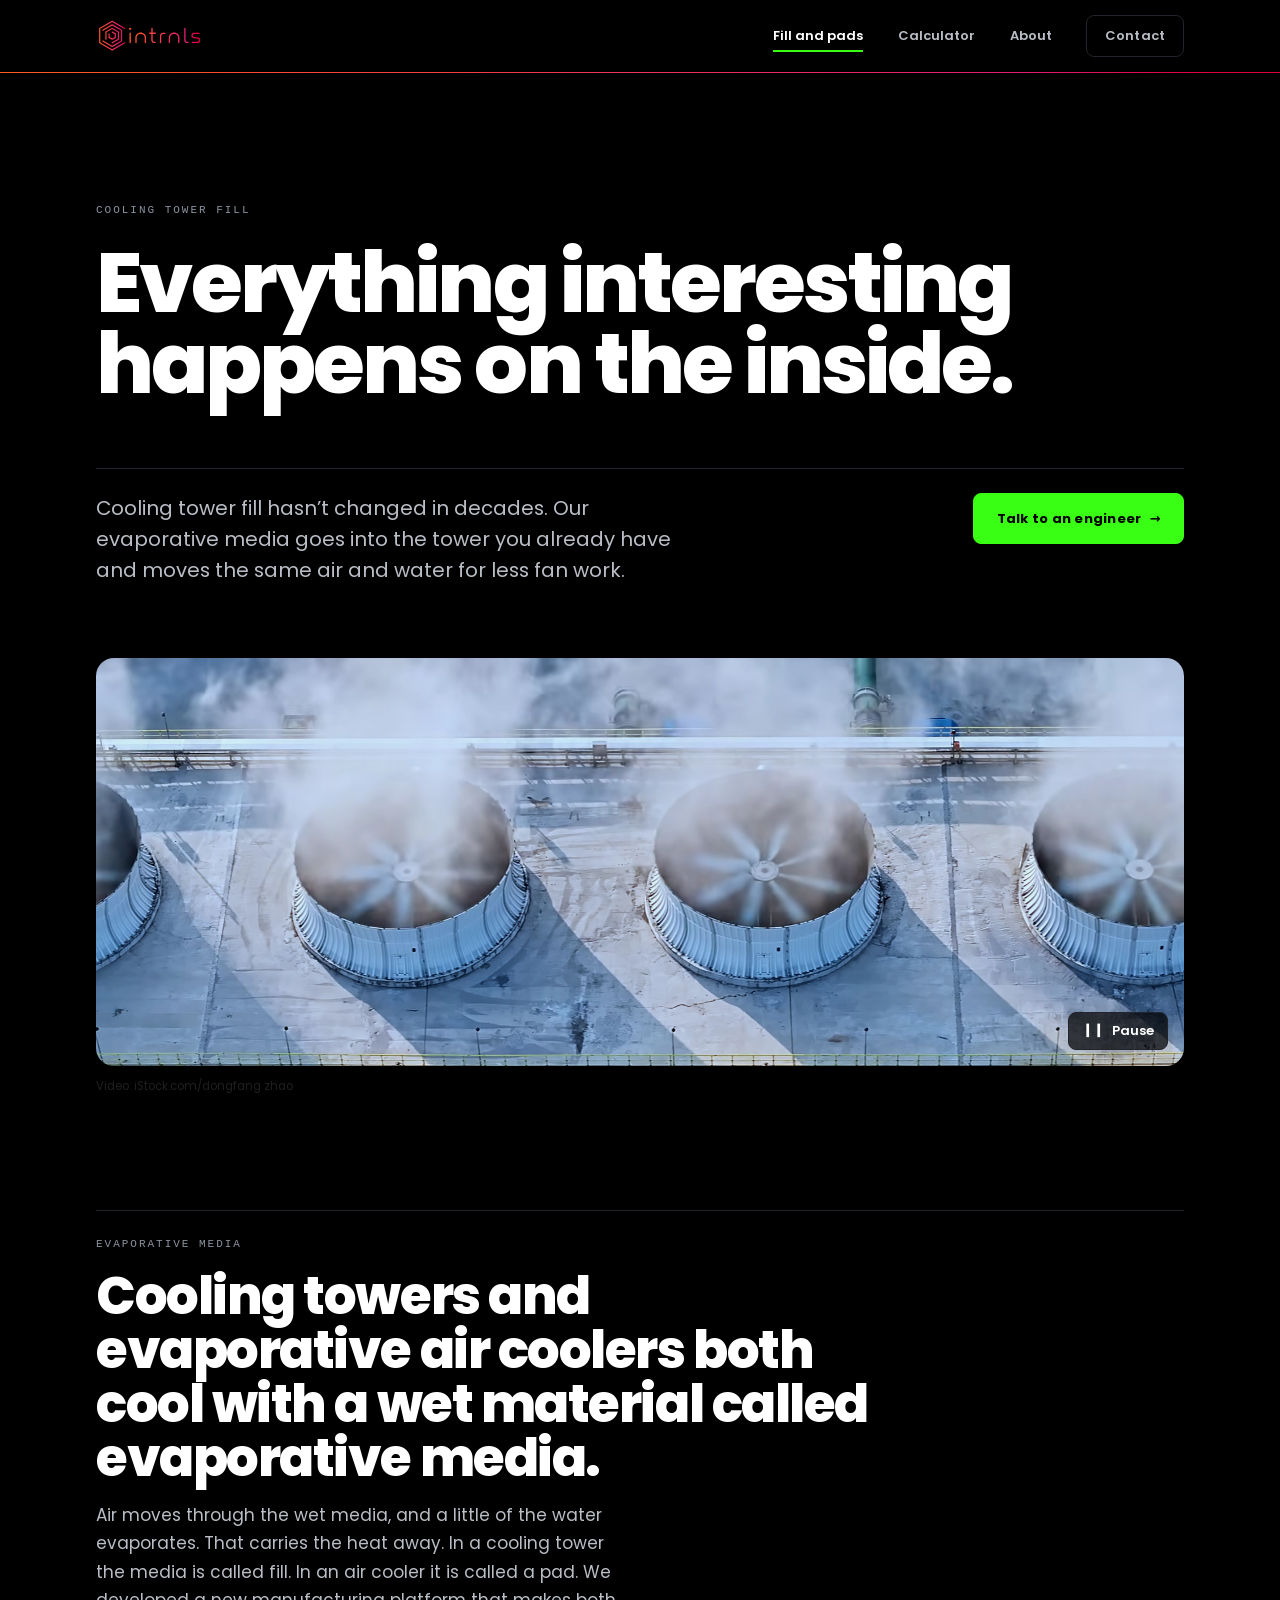
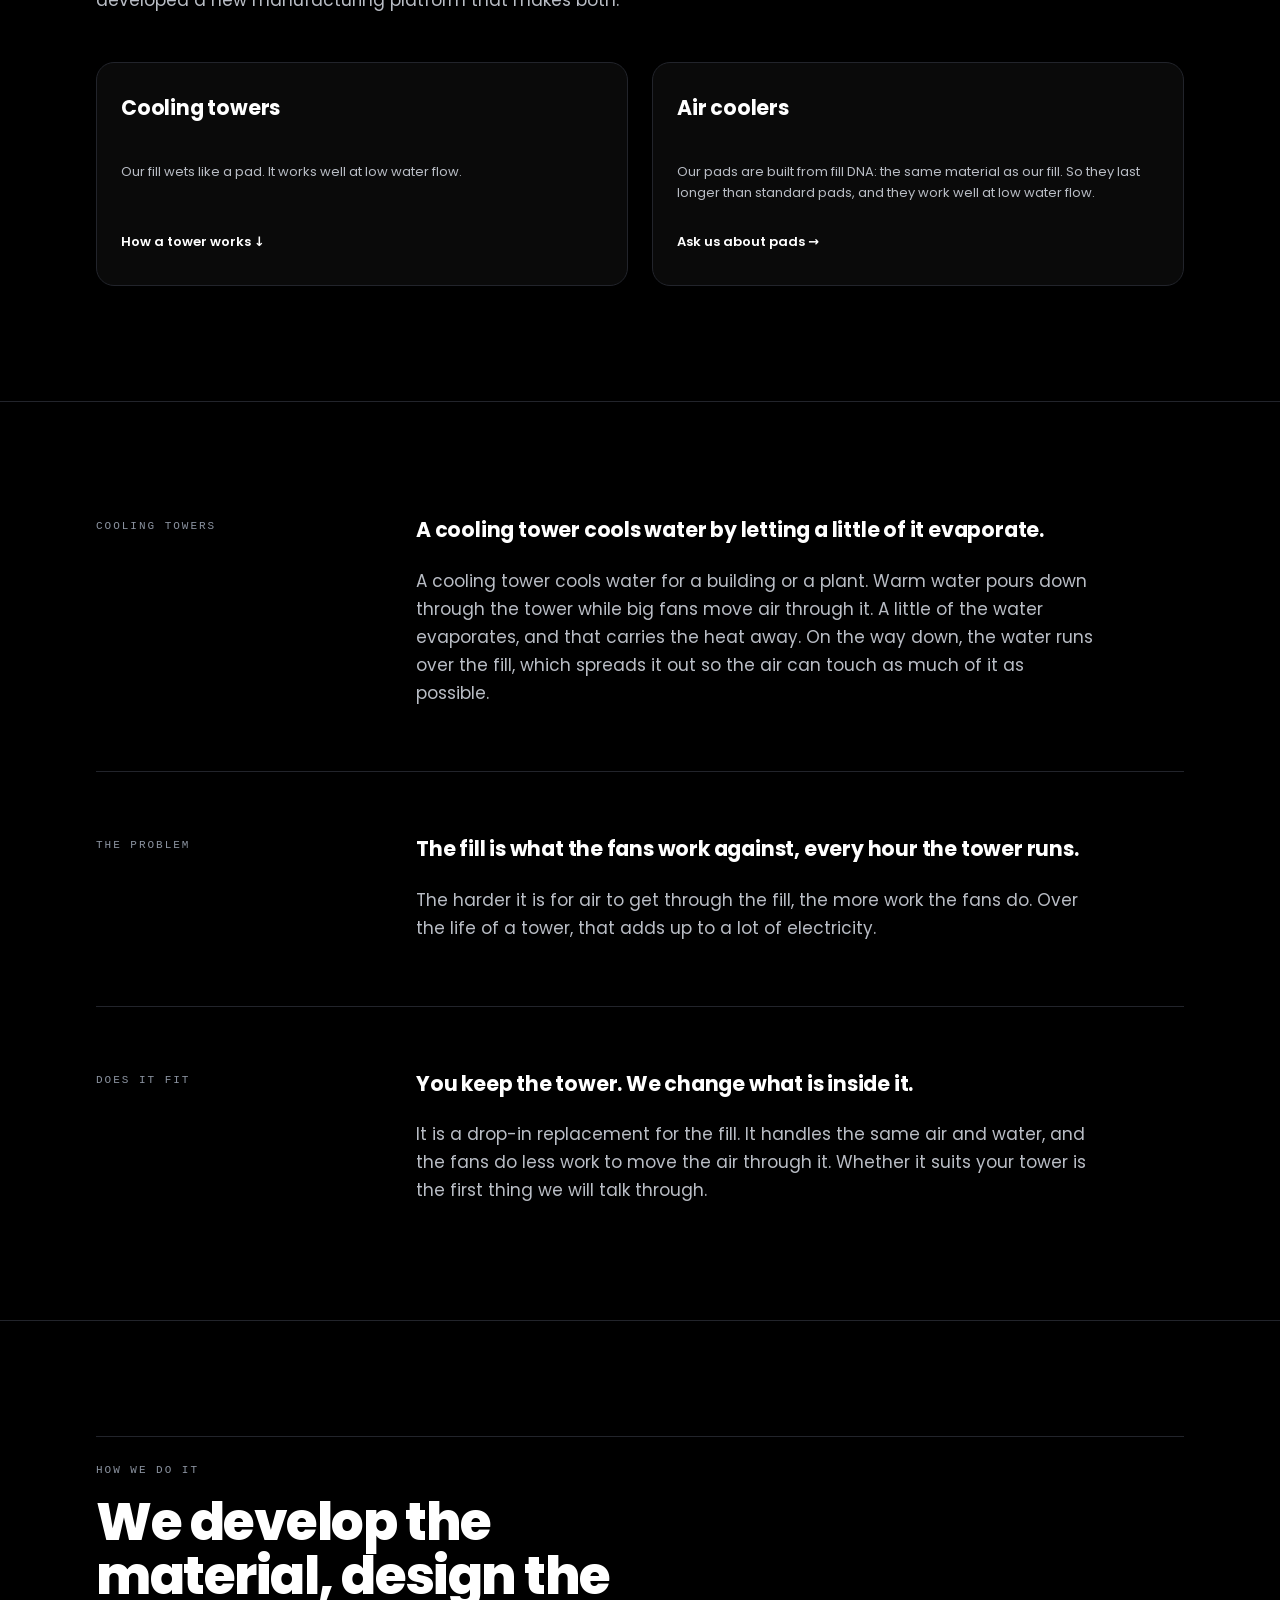
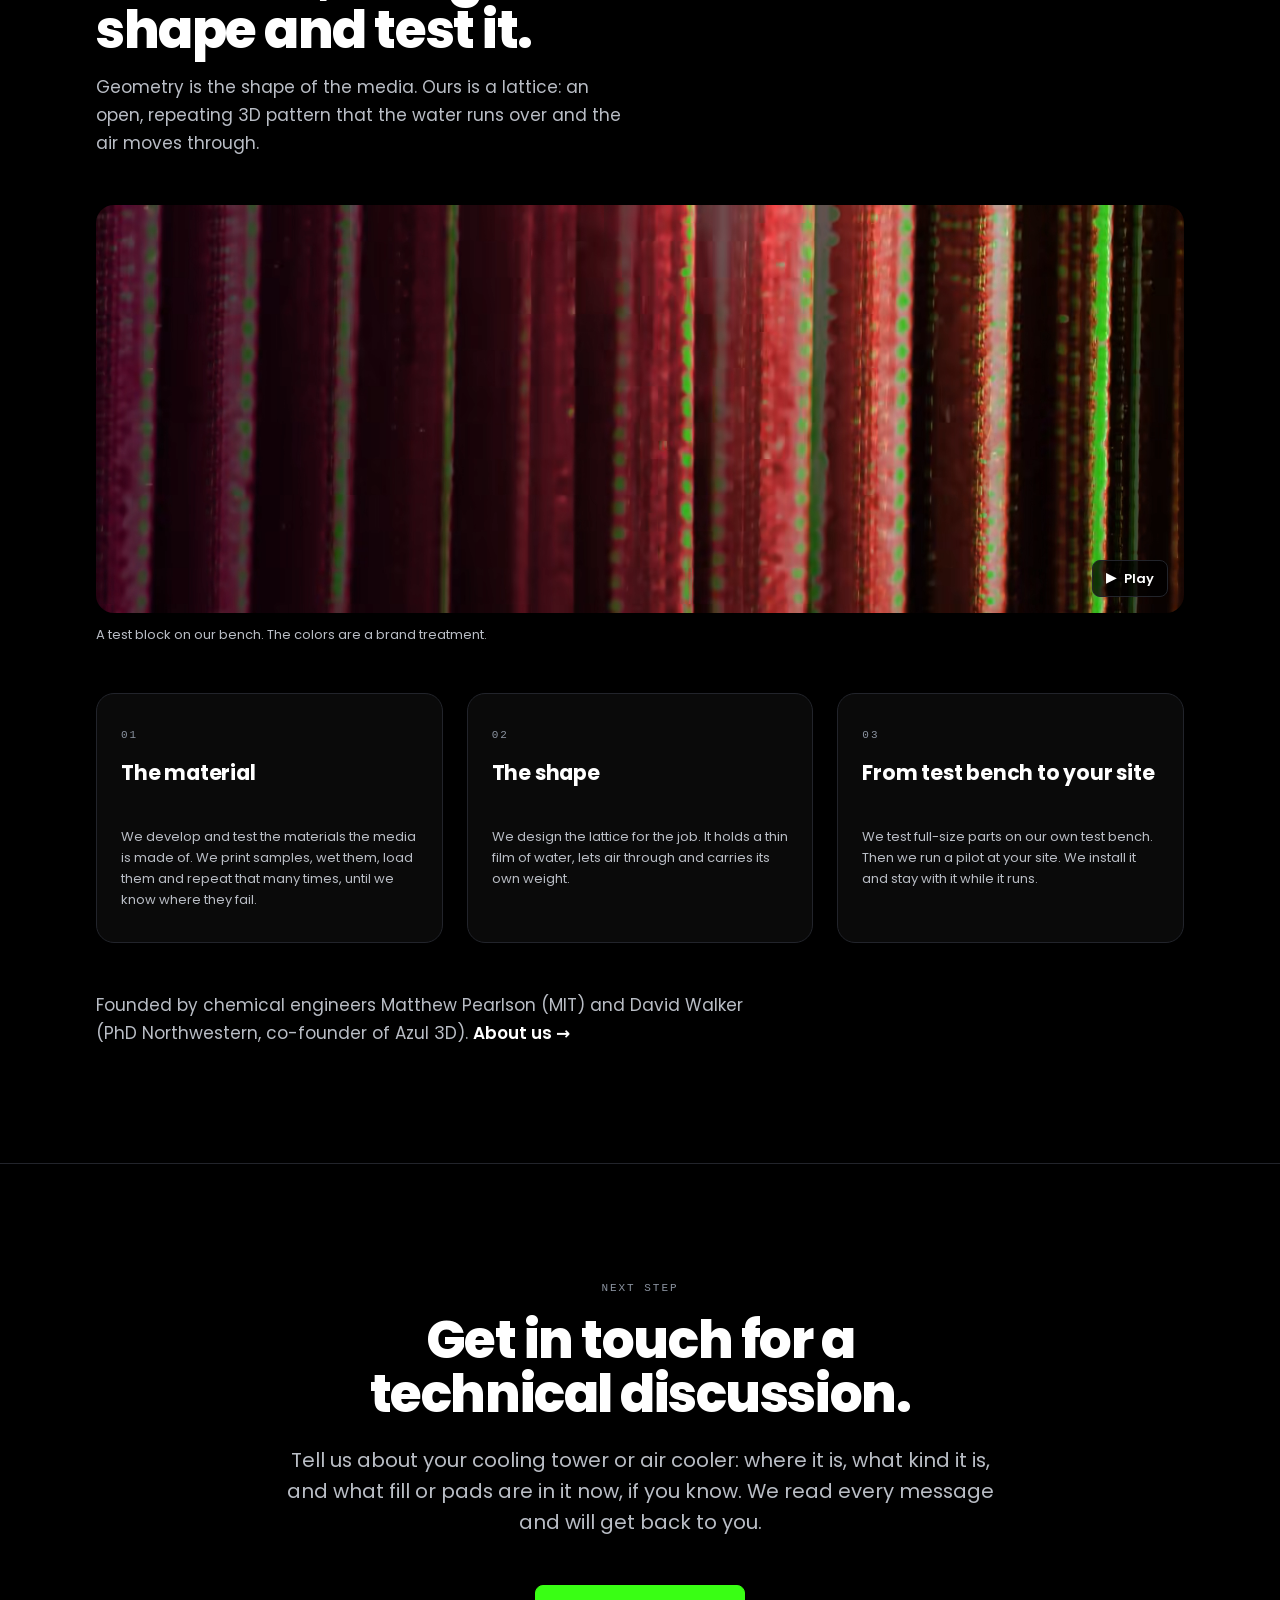
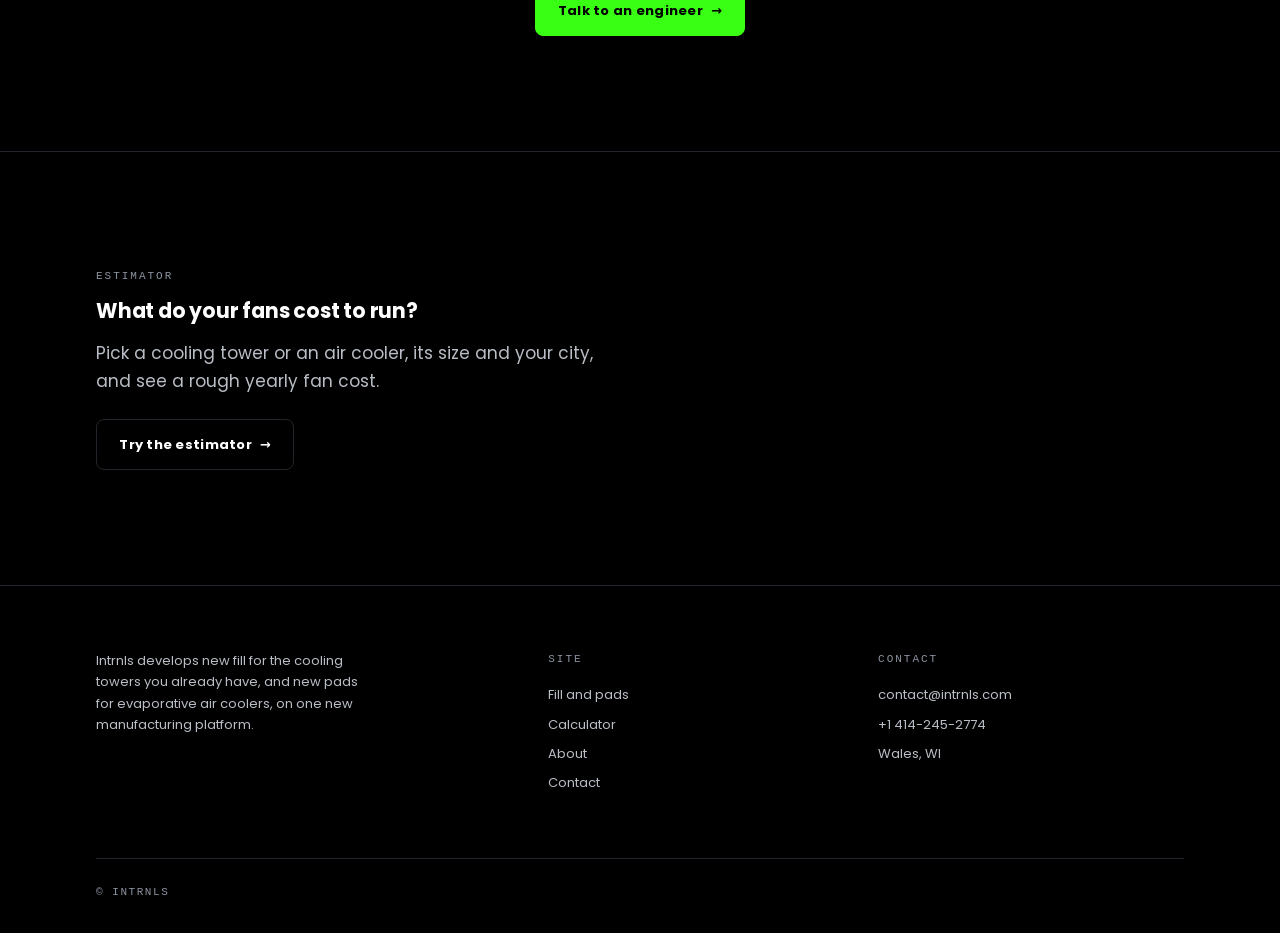
<file: web/index.html>
<!doctype html>
<html lang="en" data-ground="lab">
<head>
<meta charset="utf-8">
<meta name="viewport" content="width=device-width, initial-scale=1">
<title data-slot="page-title">Intrnls: new fill for the cooling tower you already have</title>
<meta name="description" data-slot="meta-description" content="Intrnls develops evaporative media. Our fill goes into the cooling tower you already have and moves the same air and water for less fan work. We develop pads for evaporative air coolers too.">
<!-- Open Graph, per-page half. Mirrors the title and meta description above. The
     shared half is in the include below. og:url is absolute. -->
<meta property="og:title" content="Intrnls: new fill for the cooling tower you already have">
<meta property="og:description" content="Intrnls develops evaporative media. Our fill goes into the cooling tower you already have and moves the same air and water for less fan work. We develop pads for evaporative air coolers too.">
<meta property="og:url" content="https://intrnls.com/">
<!-- @include:head-common -->
<!-- GENERATED BLOCK — edits here are overwritten. One source:
     web/_include/head-common.html, then  python3 web/_include/sync.py  .
     Per-page <title> and <meta name="description"> live in the page ABOVE the
     marker, because they are per-page by definition. -->
<meta name="color-scheme" content="dark light">

<meta property="og:type" content="website">
<meta property="og:site_name" content="Intrnls">
<meta property="og:locale" content="en_US">
<meta property="og:image" content="https://intrnls.com/img/og-card-fill.jpg">
<meta property="og:image:width" content="1200">
<meta property="og:image:height" content="630">
<meta property="og:image:alt" content="Close-up of tall 3D-printed lattice columns with water running down their faces, in the brand treatment: a magenta to orange gradient with the brightest water in green.">
<meta name="twitter:card" content="summary_large_image">
<meta name="twitter:image" content="https://intrnls.com/img/og-card-fill.jpg">
<meta name="twitter:image:alt" content="Close-up of tall 3D-printed lattice columns with water running down their faces, in the brand treatment: a magenta to orange gradient with the brightest water in green.">

<link rel="icon" type="image/svg+xml" href="img/favicon.svg">

<!-- One line, deliberately blocking and inline: marks the document as scripted BEFORE
     first paint, so the CSS can show a working stacked nav (instead of a Menu button
     that does nothing) when JavaScript is off. Nothing else runs inline. -->
<script>document.documentElement.classList.add('js')</script>

<!-- Tokens first, site second. tokens.css is a VERBATIM sync of brand/tokens.css —
     re-sync it, never edit it here. site.css declares no palette of its own. -->
<link rel="stylesheet" href="css/tokens.css">
<link rel="stylesheet" href="css/site.css">
<link rel="preload" as="font" type="font/woff2" href="fonts/poppins-latin-800.woff2" crossorigin>

<!-- The site's only global script: the mobile menu. Deferred, and nothing on any page
     needs it to render, read or be navigated. -->
<script src="js/site.js" defer></script>
<!-- /@include:head-common -->
<link rel="stylesheet" href="css/hero-video.css">
<script src="js/hero-video.js" defer></script>
</head>

<!--
  Home: cooling tower fill. Ground: Lab. One logo: the header wordmark. No ground flip.
  The hero video is the page's one gradient moment (its grade is the brand gradient),
  so the h1 carries no .grad.
  Order: what it is (hero), how a tower works, the problem, does it fit, how we do
  it, the call to action, then the calculator card for engineers.
  One filled-green action: "Talk to an engineer" -> contact.html (hero and CTA band).
-->
<body>

<!-- @include:header nav=fill -->
<!-- GENERATED BLOCK — edits here are overwritten. The one source for the skip link,
     the header and the primary nav is web/_include/header.html; change it there and
     run  python3 web/_include/sync.py  to push it into every page. -->
<a class="skip" href="#main">Skip to content</a>

<header class="site-head">
  <div class="container head-bar">

    <a class="brand" href="index.html" aria-label="Intrnls, home" data-nav="home"><svg aria-hidden="true" xmlns="http://www.w3.org/2000/svg" xmlns:xlink="http://www.w3.org/1999/xlink" viewBox="0 0 540 180"><defs><style>.cls-1{fill:none;stroke-width:0px}.cls-2{clip-path:url(#clippath-1)}.cls-3{fill:url(#New_Gradient_Swatch_1-2);stroke-width:7px}.cls-3,.cls-4{stroke:currentColor;stroke-miterlimit:10}.cls-4{fill:url(#New_Gradient_Swatch_1);stroke-width:4px}.cls-5{clip-path:url(#clippath)}</style><clipPath id="clippath"><path class="cls-1" d="M80.93,13.14c-.52,0-1.04.13-1.5.4L17.08,49.54c-.93.53-1.5,1.53-1.5,2.6v72c0,1.07.57,2.06,1.5,2.6l62.35,36c.91.53,2.09.53,3,0l62.35-36c1.43-.83,1.93-2.67,1.1-4.1-.83-1.43-2.66-1.93-4.1-1.1l-60.85,35.13-59.35-34.27V53.87l59.35-34.27,60.85,35.13c1.43.83,3.27.33,4.1-1.1.83-1.43.33-3.27-1.1-4.1L82.43,13.54c-.46-.27-.98-.4-1.5-.4ZM34.17,112.11c-.26,0-.52.04-.78.1-.77.21-1.42.7-1.82,1.4-.83,1.43-.33,3.27,1.1,4.1l46.77,27c.91.53,2.09.53,3,0l46.77-27c.93-.53,1.5-1.53,1.5-2.6v-54c0-1.07-.57-2.06-1.5-2.6l-46.77-27c-.93-.54-2.07-.53-3,0l-46.77,27c-1.43.83-1.93,2.67-1.1,4.1.4.69,1.05,1.19,1.82,1.4.77.21,1.58.1,2.27-.3l45.27-26.13,43.77,25.27v50.54l-43.77,25.27-45.27-26.13c-.46-.27-.98-.4-1.5-.4ZM80.93,55.58l28.18,16.27v32.54l-29.68,17.13c-1.43.83-1.93,2.67-1.1,4.1.53.93,1.53,1.5,2.6,1.5.52,0,1.04-.14,1.49-.4h0s31.18-18,31.18-18c.93-.53,1.5-1.53,1.5-2.6v-36c0-1.07-.57-2.06-1.5-2.6l-31.18-18c-.93-.54-2.07-.53-3,0l-31.18,18c-.93.53-1.5,1.53-1.5,2.6v36c0,1.65,1.35,3,3,3s3-1.35,3-3v-34.27l28.18-16.27ZM65.35,76.09c-1.65,0-3,1.35-3,3v18c0,1.07.57,2.06,1.5,2.6l15.59,9c.91.53,2.09.53,3,0l15.59-9c.93-.53,1.5-1.53,1.5-2.6v-18c0-1.07-.57-2.06-1.5-2.6l-15.59-9c-1.43-.83-3.27-.33-4.1,1.1-.4.69-.51,1.5-.3,2.28.21.77.7,1.42,1.4,1.82l14.09,8.13v14.54l-12.59,7.27-12.59-7.27v-16.27c0-1.65-1.35-3-3-3Z"/></clipPath><linearGradient id="New_Gradient_Swatch_1" x1="12.58" y1="87.94" x2="149.02" y2="87.94" gradientUnits="userSpaceOnUse"><stop offset="0" stop-color="#ff5a1f"/><stop offset=".8" stop-color="#e41a74"/><stop offset=".95" stop-color="#de0037"/></linearGradient><clipPath id="clippath-1"><path class="cls-1" d="M390.42,79.39c2.79,0,5.45.54,7.89,1.62,2.39,1.05,4.5,2.49,6.28,4.27s3.22,3.9,4.27,6.28c1.07,2.44,1.62,5.1,1.62,7.89v23.4c0,.91.31,1.62,1.01,2.32s1.42,1.02,2.33,1.02c.99,0,1.74-.31,2.45-1.01.7-.7,1.01-1.42,1.01-2.33v-23.4c0-3.73-.71-7.26-2.11-10.49-1.42-3.26-3.35-6.12-5.75-8.52-2.39-2.39-5.26-4.33-8.52-5.75-3.22-1.4-6.75-2.11-10.48-2.11s-7.14.71-10.37,2.11c-3.26,1.42-6.12,3.35-8.52,5.75-2.4,2.4-4.33,5.26-5.75,8.52-1.4,3.22-2.11,6.75-2.11,10.48v23.4c0,.91.31,1.62,1.01,2.32s1.42,1.02,2.33,1.02c.97,0,1.69-.3,2.35-.98.69-.71.99-1.44.99-2.36v-23.4c0-2.8.54-5.46,1.62-7.89,1.05-2.39,2.49-4.5,4.27-6.28,1.78-1.78,3.93-3.22,6.37-4.28,2.47-1.07,5.1-1.61,7.81-1.61ZM335.94,73.19c-2.17,0-4.29.42-6.29,1.24-2.03.83-3.75,1.98-5.27,3.5-1.52,1.52-2.67,3.25-3.5,5.27-.82,2-1.24,4.12-1.24,6.29v33.36c0,.91.31,1.62,1.01,2.32s1.42,1.02,2.33,1.02c.97,0,1.69-.3,2.35-.98.69-.71.99-1.44.99-2.36v-33.36c0-2.39.9-4.62,2.67-6.63l.31-.31c2.01-1.78,4.24-2.68,6.64-2.68h8.88c.93,0,1.66-.31,2.36-.99.67-.66.98-1.38.98-2.35s-.3-1.69-.98-2.35c-.71-.69-1.44-.99-2.36-.99h-8.88ZM223.38,79.39c2.79,0,5.45.54,7.89,1.62,2.39,1.05,4.5,2.49,6.28,4.27s3.22,3.9,4.27,6.28c1.07,2.44,1.62,5.1,1.62,7.89v23.4c0,.91.31,1.62,1.01,2.32s1.42,1.02,2.33,1.02c.99,0,1.74-.31,2.45-1.01.7-.7,1.01-1.42,1.01-2.33v-23.4c0-3.73-.71-7.26-2.11-10.49-1.42-3.26-3.35-6.12-5.75-8.52-2.39-2.39-5.26-4.33-8.52-5.75-3.22-1.4-6.75-2.11-10.48-2.11s-7.14.71-10.37,2.11c-3.26,1.42-6.12,3.35-8.52,5.75-2.4,2.4-4.33,5.26-5.75,8.52-1.4,3.22-2.11,6.75-2.11,10.48v23.4c0,.91.31,1.62,1.01,2.32s1.42,1.02,2.33,1.02c.97,0,1.69-.3,2.35-.98.69-.71.99-1.44.99-2.36v-23.4c0-2.8.54-5.46,1.62-7.89,1.05-2.39,2.49-4.5,4.27-6.28,1.78-1.78,3.93-3.22,6.37-4.28,2.47-1.07,5.1-1.61,7.81-1.61ZM170.82,72.59c-.97,0-1.69.3-2.35.98-.68.71-.99,1.47-.99,2.48v46.8c0,.93.31,1.66.99,2.36.66.68,1.38.98,2.35.98.91,0,1.62-.31,2.33-1.01.7-.7,1.01-1.42,1.01-2.33v-46.8c0-.99-.31-1.74-1.02-2.45-.7-.7-1.42-1.01-2.32-1.01ZM170.82,48.47c-1.65,0-2.93.5-4.03,1.58-1.08,1.06-1.59,2.3-1.59,3.92s.51,2.9,1.61,4c1.1,1.1,2.38,1.62,4.01,1.62,1.55,0,2.78-.51,3.88-1.62,1.1-1.1,1.62-2.37,1.62-4s-.5-2.86-1.59-3.92c-1.1-1.08-2.35-1.58-3.91-1.58ZM481.97,118.91c-.91,0-1.62.31-2.33,1.01-.7.7-1.01,1.46-1.01,2.45,0,.91.31,1.62,1.01,2.32s1.42,1.02,2.33,1.02h25.56c1.95,0,3.76-.36,5.55-1.11,1.77-.74,3.34-1.8,4.7-3.15,1.35-1.35,2.36-2.87,3.07-4.65.72-1.8,1.07-3.59,1.07-5.48s-.31-3.52-.91-5.12c-.61-1.6-1.47-3.04-2.55-4.28-1.07-1.23-2.37-2.25-3.87-3.05-1.5-.8-3.18-1.34-4.99-1.6l-19.8-2.42c-1.74-.29-3.28-1.14-4.44-2.45-1.21-1.35-1.84-3.03-1.84-4.85,0-2.05.79-3.92,2.29-5.42,1.49-1.49,3.37-2.28,5.41-2.28h23.76c1.01,0,1.78-.31,2.48-.99.68-.66.98-1.38.98-2.35s-.3-1.69-.98-2.35c-.71-.69-1.47-.99-2.48-.99h-23.76c-1.99,0-3.87.37-5.59,1.1-1.72.73-3.24,1.76-4.5,3.06-1.3,1.33-2.36,2.91-3.15,4.68-.76,1.7-1.14,3.56-1.14,5.54,0,1.8.3,3.49.9,5.03.61,1.58,1.46,2.95,2.58,4.21,1.13,1.26,2.48,2.33,4.01,3.18,1.49.82,3.04,1.31,4.75,1.5,3.1.41,6.37.83,9.89,1.26,3.53.44,6.82.86,9.86,1.26l.13.02c1.73.29,3.27,1.14,4.43,2.44,1.21,1.36,1.85,3.04,1.85,4.85,0,2.05-.77,3.9-2.23,5.35-1.46,1.46-3.35,2.23-5.47,2.23h-25.56ZM444.42,48.47c-.93,0-1.66.31-2.36.99-.68.66-.98,1.38-.98,2.35v57.6c0,2.26.42,4.31,1.27,6.29.86,1.98,2.04,3.74,3.52,5.22,1.48,1.48,3.24,2.67,5.21,3.52,1.98.86,4.03,1.27,6.29,1.27h2.4c.97,0,1.69-.3,2.35-.98.69-.71.99-1.44.99-2.36,0-1.01-.31-1.78-.99-2.49-.65-.67-1.38-.97-2.35-.97h-2.4c-2.57,0-4.91-.94-6.75-2.72-1.88-1.81-2.87-4.16-2.87-6.78v-57.6c0-.99-.29-1.72-.96-2.39-.66-.66-1.4-.95-2.39-.95ZM268.98,72.59c-.91,0-1.62.31-2.33,1.01-.7.7-1.01,1.46-1.01,2.45,0,.91.31,1.62,1.01,2.32s1.42,1.02,2.33,1.02h7.58v30.02c0,2.23.43,4.34,1.27,6.29.85,1.97,2.03,3.7,3.49,5.13,1.49,1.45,3.25,2.63,5.24,3.49,1.98.86,4.03,1.27,6.29,1.27h3c.99,0,1.72-.29,2.39-.96.66-.66.95-1.4.95-2.38,0-.93-.31-1.66-.99-2.37-.65-.67-1.38-.97-2.35-.97h-3c-2.6,0-4.93-.96-6.74-2.77-1.81-1.8-2.76-4.13-2.76-6.73v-30.02h13.22c.97,0,1.69-.3,2.35-.98.69-.71.99-1.44.99-2.36,0-1.01-.31-1.78-.99-2.48-.65-.67-1.38-.98-2.35-.98h-13.22v-20.78c0-.97-.3-1.69-.98-2.35-.71-.68-1.47-.99-2.48-.99-.93,0-1.66.31-2.36.99-.68.66-.98,1.38-.98,2.35v20.78h-7.58Z"/></clipPath><linearGradient id="New_Gradient_Swatch_1-2" x1="160.51" y1="87.33" x2="526.6" y2="87.33" xlink:href="#New_Gradient_Swatch_1"/></defs><g class="cls-5"><rect class="cls-4" x="12.58" y="10.68" width="136.44" height="154.52"/></g><g class="cls-2"><rect class="cls-3" x="160.51" y="29.45" width="366.09" height="115.77"/></g></svg></a>

    <button class="nav-toggle" id="navToggle" aria-expanded="false" aria-controls="primary-nav">
      <span class="bars" aria-hidden="true"><i></i><i></i><i></i></span>
      <span>Menu</span>
    </button>

    <nav class="nav" id="primary-nav" aria-label="Primary">

      <a href="index.html" data-nav="fill" aria-current="page">Fill and pads</a>
      <a href="calculator.html" data-nav="calculator">Calculator</a>
      <a href="about.html" data-nav="about">About</a>

      <a class="btn btn-line" href="contact.html" data-nav="contact">Contact</a>
    </nav>
  </div>
</header>
<!-- /@include:header -->

<main id="main" tabindex="-1">

  <!-- ======================= HERO: what it is, the offer, the benefit ======================= -->
  <section class="hero" aria-labelledby="hero-h">
    <div class="container">
      <span class="kicker" data-slot="hero-eyebrow">Cooling tower fill</span>
      <h1 class="h1" id="hero-h" data-slot="hero-headline">Everything interesting happens on the inside.</h1>
      <div class="hero-foot">
        <p class="lede" data-slot="hero-standfirst">Cooling tower fill hasn&rsquo;t changed in decades. Our evaporative media goes into the tower you already have and moves the same air and water for less fan work.</p>
        <div class="hero-actions">
          <a class="btn btn-go" href="contact.html" data-slot="cta-button">Talk to an engineer <span class="arw" aria-hidden="true">&rarr;</span></a>
        </div>
      </div>
    </div>
  </section>

  <!-- Hero video. Above the fold: preload="auto". Seamless 4.8 s pan loop, muted, no audio
       track, playsinline. A native 4:3 cut for <=640px and a native 16:6 cut above;
       AV1 first, then WebM, H.264 MP4 fallback. Licensed stock footage: an in-page loop
       only, never a download link; the credit is in the caption.
       Reduced motion: CSS swaps in the still <picture>, with or without JS; the script
       also pauses. Pause/play control for WCAG 2.2.2, glyph and label.
       The same frame description is on the <video> and the still; only one displays. -->
  <div class="container">
    <figure class="hero-video">
      <video autoplay muted loop playsinline preload="auto"
             aria-label="Looping video, no sound. A high-angle drone shot pans slowly along a row of cooling tower fans venting vapor, in a cool blue grade." data-slot="hero-alt"
             width="1920" height="720" poster="video/cooling-tower-pan-hero_1920x720_poster.jpg">
        <source media="(max-width:640px)" src="video/cooling-tower-pan-hero_720x540_av1.mp4" type='video/mp4; codecs="av01.0.04M.08"'>
        <source media="(max-width:640px)" src="video/cooling-tower-pan-hero_720x540.webm" type="video/webm">
        <source media="(max-width:640px)" src="video/cooling-tower-pan-hero_720x540.mp4" type="video/mp4">
        <source src="video/cooling-tower-pan-hero_1920x720_av1.mp4" type='video/mp4; codecs="av01.0.08M.08"'>
        <source src="video/cooling-tower-pan-hero_1920x720.webm" type="video/webm">
        <source src="video/cooling-tower-pan-hero_1920x720.mp4" type="video/mp4">
      </video>
      <picture>
        <source media="(max-width:640px)" srcset="video/cooling-tower-pan-hero_720x540_poster.jpg">
        <img class="hero-still" src="video/cooling-tower-pan-hero_1920x720_poster.jpg" width="1920" height="720" decoding="async"
             alt="A high-angle drone view along a row of cooling tower fans venting vapor, in a cool blue grade." data-slot="hero-alt-still">
      </picture>
      <button class="vid-toggle" type="button"><span class="ic" aria-hidden="true">&#x2759;&#x2759;</span> <span class="lb">Pause</span></button>
    </figure>
    <!-- The caption carries the footage credit. -->
    <p class="fig-cap credit" data-slot="hero-caption" data-contrast-waiver="footage credit kept deliberately faint, operator decision 2026-10-26">Video: iStock.com/dongfang zhao</p>
  </div>

  <!-- ======================= EVAPORATIVE MEDIA: fill and pads, two equal cards =======================
       Directly under the hero: it defines the "evaporative media" the hero names. The two
       cards are the same shape on purpose. -->
  <section class="band" aria-labelledby="media-h">
    <div class="container">
      <div class="sec-head">
        <div>
          <span class="kicker" data-slot="media-eyebrow">Evaporative media</span>
          <h2 class="h2 h2-sentence" id="media-h" data-slot="media-headline">Cooling towers and evaporative air coolers both cool with a wet material called evaporative media.</h2>
          <p class="deck" data-slot="media-body">Air moves through the wet media, and a little of the water evaporates. That carries the heat away. In a cooling tower the media is called fill. In an air cooler it is called a pad. We developed a new manufacturing platform that makes both.</p>
        </div>
      </div>
      <div class="cards media-cards" data-cols="2">
        <article class="card">
          <h3 class="h3" data-slot="media-card-1-headline">Cooling towers</h3>
          <p data-slot="media-card-1-body">Our fill wets like a pad. It works well at low water flow.</p>
          <a class="card-link" href="#towers" data-slot="media-card-1-link">How a tower works <span class="arw" aria-hidden="true">&darr;</span></a>
        </article>
        <article class="card">
          <h3 class="h3" data-slot="media-card-2-headline">Air coolers</h3>
          <p data-slot="media-card-2-body">Our pads are built from fill DNA: the same material as our fill. So they last longer than standard pads, and they work well at low water flow.</p>
          <a class="card-link" href="contact.html" data-slot="media-card-2-link">Ask us about pads <span class="arw" aria-hidden="true">&rarr;</span></a>
        </article>
      </div>
    </div>
  </section>

  <!-- ======================= THE STORY: how a tower works / the problem / does it fit =======================
       Three short beats in one band, as .split rows. Each beat headline is an h2 sized
       as .h3: they are full sentences, and three at --t-h2 in a row would shout. -->
  <section class="band" id="towers" aria-label="Cooling towers, in plain terms">
    <div class="container">
      <div class="split">
        <div class="split-label"><span class="kicker" data-slot="basics-eyebrow">Cooling towers</span></div>
        <div class="prose">
          <h2 class="h3" data-slot="basics-headline">A cooling tower cools water by letting a little of it evaporate.</h2>
          <p data-slot="basics-body">A cooling tower cools water for a building or a plant. Warm water pours down through the tower while big fans move air through it. A little of the water evaporates, and that carries the heat away. On the way down, the water runs over the fill, which spreads it out so the air can touch as much of it as possible.</p>
        </div>
      </div>
      <div class="split">
        <div class="split-label"><span class="kicker" data-slot="problem-eyebrow">The problem</span></div>
        <div class="prose">
          <h2 class="h3" data-slot="problem-headline">The fill is what the fans work against, every hour the tower runs.</h2>
          <p data-slot="problem-body">The harder it is for air to get through the fill, the more work the fans do. Over the life of a tower, that adds up to a lot of electricity.</p>
        </div>
      </div>
      <div class="split">
        <div class="split-label"><span class="kicker" data-slot="fit-eyebrow">Does it fit</span></div>
        <div class="prose">
          <h2 class="h3" data-slot="fit-headline">You keep the tower. We change what is inside it.</h2>
          <p data-slot="fit-body">It is a drop-in replacement for the fill. It handles the same air and water, and the fans do less work to move the air through it. Whether it suits your tower is the first thing we will talk through.</p>
        </div>
      </div>
    </div>
  </section>

  <!-- ======================= HOW WE DO IT (#how) =======================
       #how is a link target: what-we-do.html redirects here. Cards carry no link. -->
  <section class="band" id="how" aria-labelledby="how-h">
    <div class="container">
      <div class="sec-head">
        <div>
          <span class="kicker" data-slot="how-eyebrow">How we do it</span>
          <h2 class="h2" id="how-h" data-slot="how-headline">We develop the material, design the shape and test it.</h2>
          <p class="deck" data-slot="how-intro">Geometry is the shape of the media. Ours is a lattice: an open, repeating 3D pattern that the water runs over and the air moves through.</p>
        </div>
      </div>
      <!-- Our fill: the pan through the lattice (FlowDemo shot 21), the hero until 26 Oct. Same
           component as the hero: muted loop, pause control, reduced-motion still. Below the fold,
           so preload="metadata". -->
      <figure class="hero-video how-video">
        <video autoplay muted loop playsinline preload="metadata"
               aria-label="Looping video, no sound. Tall 3D-printed lattice columns stand side by side while water sprays into the gaps between them and runs down their faces. The colors are a brand treatment: a magenta to orange gradient, with the brightest water picked out in green and white." data-slot="how-video-alt"
               width="1920" height="720" poster="video/cooling-towers-hero_filter-green_1920x720_poster.jpg">
          <source media="(max-width:640px)" src="video/cooling-towers-hero_filter-green_720x540_av1.mp4" type='video/mp4; codecs="av01.0.04M.08"'>
          <source media="(max-width:640px)" src="video/cooling-towers-hero_filter-green_720x540.webm" type="video/webm">
          <source media="(max-width:640px)" src="video/cooling-towers-hero_filter-green_720x540.mp4" type="video/mp4">
          <source src="video/cooling-towers-hero_filter-green_1920x720_av1.mp4" type='video/mp4; codecs="av01.0.08M.08"'>
          <source src="video/cooling-towers-hero_filter-green_1920x720.webm" type="video/webm">
          <source src="video/cooling-towers-hero_filter-green_1920x720.mp4" type="video/mp4">
        </video>
        <picture>
          <source media="(max-width:640px)" srcset="video/cooling-towers-hero_filter-green_720x540_poster.jpg">
          <img class="hero-still" src="video/cooling-towers-hero_filter-green_1920x720_poster.jpg" width="1920" height="720" decoding="async" loading="lazy"
               alt="Tall 3D-printed lattice columns stand side by side while water sprays into the gaps between them and runs down their faces. The colors are a brand treatment: a magenta to orange gradient, with the brightest water picked out in green and white." data-slot="how-video-alt-still">
        </picture>
        <button class="vid-toggle" type="button"><span class="ic" aria-hidden="true">&#x2759;&#x2759;</span> <span class="lb">Pause</span></button>
      </figure>
      <!-- Sighted visitors get the caption, not the alt: it has to say the color is a
           treatment, or green water reads as dye or data. -->
      <p class="fig-cap how-cap" data-slot="how-video-caption">A test block on our bench. The colors are a brand treatment.</p>
      <div class="cards">
        <article class="card">
          <span class="idx">01</span>
          <h3 class="h3" data-slot="how-1-title">The material</h3>
          <p data-slot="how-1-body">We develop and test the materials the media is made of. We print samples, wet them, load them and repeat that many times, until we know where they fail.</p>
        </article>
        <article class="card">
          <span class="idx">02</span>
          <h3 class="h3" data-slot="how-2-title">The shape</h3>
          <p data-slot="how-2-body">We design the lattice for the job. It holds a thin film of water, lets air through and carries its own weight.</p>
        </article>
        <article class="card">
          <span class="idx">03</span>
          <h3 class="h3" data-slot="how-3-title">From test bench to your site</h3>
          <p data-slot="how-3-body">We test full-size parts on our own test bench. Then we run a pilot at your site. We install it and stay with it while it runs.</p>
        </article>
      </div>
      <p class="founders" data-slot="how-founders">Founded by chemical engineers Matthew Pearlson (MIT) and David Walker (PhD Northwestern, co-founder of Azul 3D). <a href="about.html">About us <span class="arw" aria-hidden="true">&rarr;</span></a></p>
    </div>
  </section>

  <!-- ======================= CTA: the invitation is the fit question ======================= -->
  <section class="band cta" aria-labelledby="cta-h">
    <div class="container">
      <span class="kicker" data-slot="cta-eyebrow">Next step</span>
      <h2 class="h2" id="cta-h" data-slot="cta-headline">Get in touch for a technical discussion.</h2>
      <p class="lede" data-slot="cta-body">Tell us about your cooling tower or air cooler: where it is, what kind it is, and what fill or pads are in it now, if you know. We read every message and will get back to you.</p>
      <div class="cta-actions">
        <a class="btn btn-go" href="contact.html" data-slot="cta-button">Talk to an engineer <span class="arw" aria-hidden="true">&rarr;</span></a>
      </div>
    </div>
  </section>

  <!-- ======================= ESTIMATOR: a short card after the CTA =======================
       Text only: the estimator it links to has no map, so a map picture would promise
       the wrong page. -->
  <section class="band" aria-labelledby="calc-h">
    <div class="container">
      <div class="est-teaser">
        <span class="kicker" data-slot="calc-eyebrow">Estimator</span>
        <h2 class="h3" id="calc-h" data-slot="calc-headline">What do your fans cost to run?</h2>
        <p class="calc-card-body" data-slot="calc-body">Pick a cooling tower or an air cooler, its size and your city, and see a rough yearly fan cost.</p>
        <a class="btn btn-line" href="calculator.html" data-slot="calc-button">Try the estimator <span class="arw" aria-hidden="true">&rarr;</span></a>
      </div>
    </div>
  </section>

</main>

<!-- @include:footer -->

<footer class="site-foot">
  <div class="container">
    <div class="foot-grid">
      <div>

        <p class="foot-lede" data-slot="foot-lede">
          Intrnls develops new fill for the cooling towers you already have, and new pads for
          evaporative air coolers, on one new manufacturing platform.
        </p>
      </div>
      <div>
        <h2>Site</h2>
        <ul>
          <li><a href="index.html">Fill and pads</a></li>
          <li><a href="calculator.html">Calculator</a></li>
          <li><a href="about.html">About</a></li>
          <li><a href="contact.html">Contact</a></li>
        </ul>
      </div>
      <div>
        <h2>Contact</h2>

        <ul>
          <li><a href="mailto:contact@intrnls.com">contact@intrnls.com</a></li>
          <li><a href="tel:+14142452774">+1 414-245-2774</a></li>
          <li>Wales, WI</li>
        </ul>
      </div>
      <!-- NO "ELSEWHERE" COLUMN. We were given no social accounts, so the column
           and its heading are gone rather than standing empty; .foot-grid is three
           columns to match. Re-adding it is this block plus the column count. -->
    </div>
    <div class="foot-rule">
      <span>&copy; Intrnls</span>

    </div>
  </div>
</footer>
<!-- /@include:footer -->

</body>
</html>
</file>
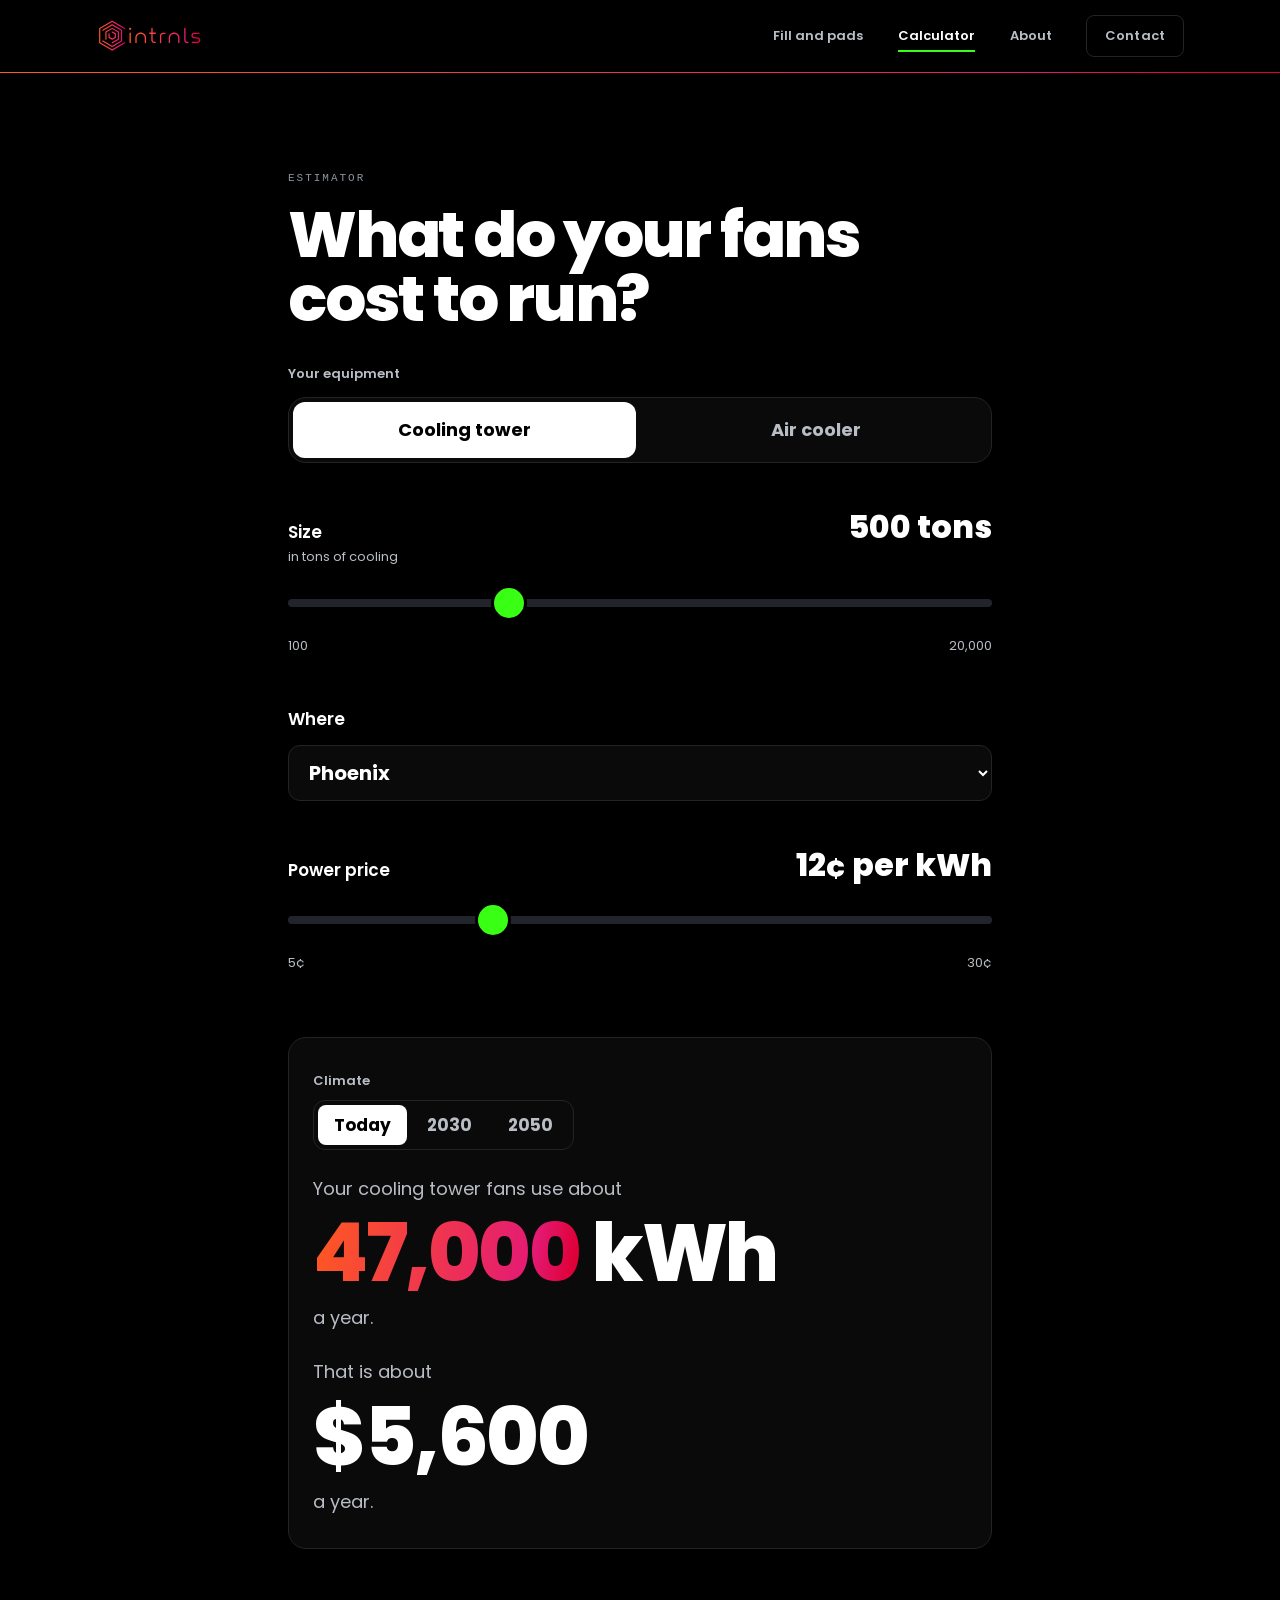
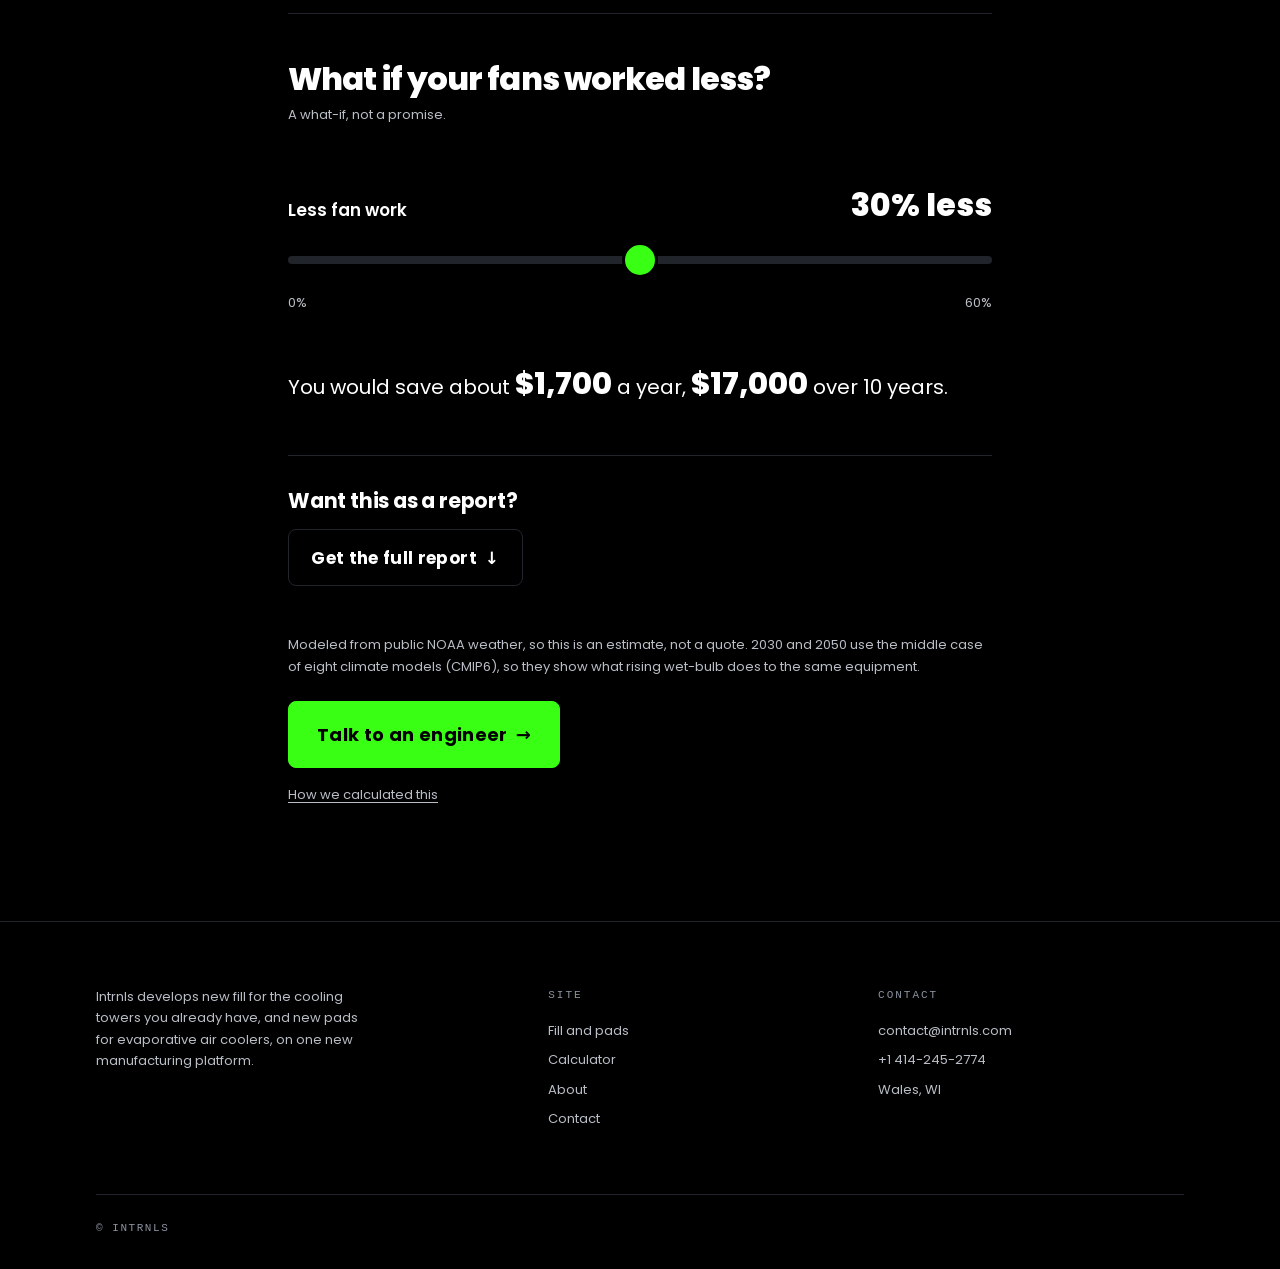
<file: web/calculator/index.html>
<!doctype html>
<html lang="en" data-ground="cashmere">
<head>
<meta charset="utf-8">
<meta name="viewport" content="width=device-width, initial-scale=1">

<meta http-equiv="refresh" content="0; url=../calculator.html">
<link rel="canonical" href="https://intrnls.com/calculator.html">
<meta name="robots" content="noindex, follow">
<title>Moved | Intrnls</title>
<meta name="description" content="This page has moved to the Intrnls estimator.">
<meta property="og:title" content="Moved | Intrnls">
<meta property="og:description" content="This page has moved to the Intrnls estimator.">
<meta property="og:url" content="https://intrnls.com/calculator.html">
<!-- @include:head-common -->
<!-- GENERATED BLOCK — edits here are overwritten. One source:
     web/_include/head-common.html, then  python3 web/_include/sync.py  .
     Per-page <title> and <meta name="description"> live in the page ABOVE the
     marker, because they are per-page by definition. -->
<meta name="color-scheme" content="dark light">

<meta property="og:type" content="website">
<meta property="og:site_name" content="Intrnls">
<meta property="og:locale" content="en_US">
<meta property="og:image" content="https://intrnls.com/img/og-card-fill.jpg">
<meta property="og:image:width" content="1200">
<meta property="og:image:height" content="630">
<meta property="og:image:alt" content="Close-up of tall 3D-printed lattice columns with water running down their faces, in the brand treatment: a magenta to orange gradient with the brightest water in green.">
<meta name="twitter:card" content="summary_large_image">
<meta name="twitter:image" content="https://intrnls.com/img/og-card-fill.jpg">
<meta name="twitter:image:alt" content="Close-up of tall 3D-printed lattice columns with water running down their faces, in the brand treatment: a magenta to orange gradient with the brightest water in green.">

<link rel="icon" type="image/svg+xml" href="../img/favicon.svg">

<!-- One line, deliberately blocking and inline: marks the document as scripted BEFORE
     first paint, so the CSS can show a working stacked nav (instead of a Menu button
     that does nothing) when JavaScript is off. Nothing else runs inline. -->
<script>document.documentElement.classList.add('js')</script>

<!-- Tokens first, site second. tokens.css is a VERBATIM sync of brand/tokens.css —
     re-sync it, never edit it here. site.css declares no palette of its own. -->
<link rel="stylesheet" href="../css/tokens.css">
<link rel="stylesheet" href="../css/site.css">
<link rel="preload" as="font" type="font/woff2" href="../fonts/poppins-latin-800.woff2" crossorigin>

<!-- The site's only global script: the mobile menu. Deferred, and nothing on any page
     needs it to render, read or be navigated. -->
<script src="../js/site.js" defer></script>
<!-- /@include:head-common -->
</head>
<body>

<!-- @include:header nav=calculator -->
<!-- GENERATED BLOCK — edits here are overwritten. The one source for the skip link,
     the header and the primary nav is web/_include/header.html; change it there and
     run  python3 web/_include/sync.py  to push it into every page. -->
<a class="skip" href="#main">Skip to content</a>

<header class="site-head">
  <div class="container head-bar">

    <a class="brand" href="../index.html" aria-label="Intrnls, home" data-nav="home"><svg aria-hidden="true" xmlns="http://www.w3.org/2000/svg" xmlns:xlink="http://www.w3.org/1999/xlink" viewBox="0 0 540 180"><defs><style>.cls-1{fill:none;stroke-width:0px}.cls-2{clip-path:url(#clippath-1)}.cls-3{fill:url(#New_Gradient_Swatch_1-2);stroke-width:7px}.cls-3,.cls-4{stroke:currentColor;stroke-miterlimit:10}.cls-4{fill:url(#New_Gradient_Swatch_1);stroke-width:4px}.cls-5{clip-path:url(#clippath)}</style><clipPath id="clippath"><path class="cls-1" d="M80.93,13.14c-.52,0-1.04.13-1.5.4L17.08,49.54c-.93.53-1.5,1.53-1.5,2.6v72c0,1.07.57,2.06,1.5,2.6l62.35,36c.91.53,2.09.53,3,0l62.35-36c1.43-.83,1.93-2.67,1.1-4.1-.83-1.43-2.66-1.93-4.1-1.1l-60.85,35.13-59.35-34.27V53.87l59.35-34.27,60.85,35.13c1.43.83,3.27.33,4.1-1.1.83-1.43.33-3.27-1.1-4.1L82.43,13.54c-.46-.27-.98-.4-1.5-.4ZM34.17,112.11c-.26,0-.52.04-.78.1-.77.21-1.42.7-1.82,1.4-.83,1.43-.33,3.27,1.1,4.1l46.77,27c.91.53,2.09.53,3,0l46.77-27c.93-.53,1.5-1.53,1.5-2.6v-54c0-1.07-.57-2.06-1.5-2.6l-46.77-27c-.93-.54-2.07-.53-3,0l-46.77,27c-1.43.83-1.93,2.67-1.1,4.1.4.69,1.05,1.19,1.82,1.4.77.21,1.58.1,2.27-.3l45.27-26.13,43.77,25.27v50.54l-43.77,25.27-45.27-26.13c-.46-.27-.98-.4-1.5-.4ZM80.93,55.58l28.18,16.27v32.54l-29.68,17.13c-1.43.83-1.93,2.67-1.1,4.1.53.93,1.53,1.5,2.6,1.5.52,0,1.04-.14,1.49-.4h0s31.18-18,31.18-18c.93-.53,1.5-1.53,1.5-2.6v-36c0-1.07-.57-2.06-1.5-2.6l-31.18-18c-.93-.54-2.07-.53-3,0l-31.18,18c-.93.53-1.5,1.53-1.5,2.6v36c0,1.65,1.35,3,3,3s3-1.35,3-3v-34.27l28.18-16.27ZM65.35,76.09c-1.65,0-3,1.35-3,3v18c0,1.07.57,2.06,1.5,2.6l15.59,9c.91.53,2.09.53,3,0l15.59-9c.93-.53,1.5-1.53,1.5-2.6v-18c0-1.07-.57-2.06-1.5-2.6l-15.59-9c-1.43-.83-3.27-.33-4.1,1.1-.4.69-.51,1.5-.3,2.28.21.77.7,1.42,1.4,1.82l14.09,8.13v14.54l-12.59,7.27-12.59-7.27v-16.27c0-1.65-1.35-3-3-3Z"/></clipPath><linearGradient id="New_Gradient_Swatch_1" x1="12.58" y1="87.94" x2="149.02" y2="87.94" gradientUnits="userSpaceOnUse"><stop offset="0" stop-color="#ff5a1f"/><stop offset=".8" stop-color="#e41a74"/><stop offset=".95" stop-color="#de0037"/></linearGradient><clipPath id="clippath-1"><path class="cls-1" d="M390.42,79.39c2.79,0,5.45.54,7.89,1.62,2.39,1.05,4.5,2.49,6.28,4.27s3.22,3.9,4.27,6.28c1.07,2.44,1.62,5.1,1.62,7.89v23.4c0,.91.31,1.62,1.01,2.32s1.42,1.02,2.33,1.02c.99,0,1.74-.31,2.45-1.01.7-.7,1.01-1.42,1.01-2.33v-23.4c0-3.73-.71-7.26-2.11-10.49-1.42-3.26-3.35-6.12-5.75-8.52-2.39-2.39-5.26-4.33-8.52-5.75-3.22-1.4-6.75-2.11-10.48-2.11s-7.14.71-10.37,2.11c-3.26,1.42-6.12,3.35-8.52,5.75-2.4,2.4-4.33,5.26-5.75,8.52-1.4,3.22-2.11,6.75-2.11,10.48v23.4c0,.91.31,1.62,1.01,2.32s1.42,1.02,2.33,1.02c.97,0,1.69-.3,2.35-.98.69-.71.99-1.44.99-2.36v-23.4c0-2.8.54-5.46,1.62-7.89,1.05-2.39,2.49-4.5,4.27-6.28,1.78-1.78,3.93-3.22,6.37-4.28,2.47-1.07,5.1-1.61,7.81-1.61ZM335.94,73.19c-2.17,0-4.29.42-6.29,1.24-2.03.83-3.75,1.98-5.27,3.5-1.52,1.52-2.67,3.25-3.5,5.27-.82,2-1.24,4.12-1.24,6.29v33.36c0,.91.31,1.62,1.01,2.32s1.42,1.02,2.33,1.02c.97,0,1.69-.3,2.35-.98.69-.71.99-1.44.99-2.36v-33.36c0-2.39.9-4.62,2.67-6.63l.31-.31c2.01-1.78,4.24-2.68,6.64-2.68h8.88c.93,0,1.66-.31,2.36-.99.67-.66.98-1.38.98-2.35s-.3-1.69-.98-2.35c-.71-.69-1.44-.99-2.36-.99h-8.88ZM223.38,79.39c2.79,0,5.45.54,7.89,1.62,2.39,1.05,4.5,2.49,6.28,4.27s3.22,3.9,4.27,6.28c1.07,2.44,1.62,5.1,1.62,7.89v23.4c0,.91.31,1.62,1.01,2.32s1.42,1.02,2.33,1.02c.99,0,1.74-.31,2.45-1.01.7-.7,1.01-1.42,1.01-2.33v-23.4c0-3.73-.71-7.26-2.11-10.49-1.42-3.26-3.35-6.12-5.75-8.52-2.39-2.39-5.26-4.33-8.52-5.75-3.22-1.4-6.75-2.11-10.48-2.11s-7.14.71-10.37,2.11c-3.26,1.42-6.12,3.35-8.52,5.75-2.4,2.4-4.33,5.26-5.75,8.52-1.4,3.22-2.11,6.75-2.11,10.48v23.4c0,.91.31,1.62,1.01,2.32s1.42,1.02,2.33,1.02c.97,0,1.69-.3,2.35-.98.69-.71.99-1.44.99-2.36v-23.4c0-2.8.54-5.46,1.62-7.89,1.05-2.39,2.49-4.5,4.27-6.28,1.78-1.78,3.93-3.22,6.37-4.28,2.47-1.07,5.1-1.61,7.81-1.61ZM170.82,72.59c-.97,0-1.69.3-2.35.98-.68.71-.99,1.47-.99,2.48v46.8c0,.93.31,1.66.99,2.36.66.68,1.38.98,2.35.98.91,0,1.62-.31,2.33-1.01.7-.7,1.01-1.42,1.01-2.33v-46.8c0-.99-.31-1.74-1.02-2.45-.7-.7-1.42-1.01-2.32-1.01ZM170.82,48.47c-1.65,0-2.93.5-4.03,1.58-1.08,1.06-1.59,2.3-1.59,3.92s.51,2.9,1.61,4c1.1,1.1,2.38,1.62,4.01,1.62,1.55,0,2.78-.51,3.88-1.62,1.1-1.1,1.62-2.37,1.62-4s-.5-2.86-1.59-3.92c-1.1-1.08-2.35-1.58-3.91-1.58ZM481.97,118.91c-.91,0-1.62.31-2.33,1.01-.7.7-1.01,1.46-1.01,2.45,0,.91.31,1.62,1.01,2.32s1.42,1.02,2.33,1.02h25.56c1.95,0,3.76-.36,5.55-1.11,1.77-.74,3.34-1.8,4.7-3.15,1.35-1.35,2.36-2.87,3.07-4.65.72-1.8,1.07-3.59,1.07-5.48s-.31-3.52-.91-5.12c-.61-1.6-1.47-3.04-2.55-4.28-1.07-1.23-2.37-2.25-3.87-3.05-1.5-.8-3.18-1.34-4.99-1.6l-19.8-2.42c-1.74-.29-3.28-1.14-4.44-2.45-1.21-1.35-1.84-3.03-1.84-4.85,0-2.05.79-3.92,2.29-5.42,1.49-1.49,3.37-2.28,5.41-2.28h23.76c1.01,0,1.78-.31,2.48-.99.68-.66.98-1.38.98-2.35s-.3-1.69-.98-2.35c-.71-.69-1.47-.99-2.48-.99h-23.76c-1.99,0-3.87.37-5.59,1.1-1.72.73-3.24,1.76-4.5,3.06-1.3,1.33-2.36,2.91-3.15,4.68-.76,1.7-1.14,3.56-1.14,5.54,0,1.8.3,3.49.9,5.03.61,1.58,1.46,2.95,2.58,4.21,1.13,1.26,2.48,2.33,4.01,3.18,1.49.82,3.04,1.31,4.75,1.5,3.1.41,6.37.83,9.89,1.26,3.53.44,6.82.86,9.86,1.26l.13.02c1.73.29,3.27,1.14,4.43,2.44,1.21,1.36,1.85,3.04,1.85,4.85,0,2.05-.77,3.9-2.23,5.35-1.46,1.46-3.35,2.23-5.47,2.23h-25.56ZM444.42,48.47c-.93,0-1.66.31-2.36.99-.68.66-.98,1.38-.98,2.35v57.6c0,2.26.42,4.31,1.27,6.29.86,1.98,2.04,3.74,3.52,5.22,1.48,1.48,3.24,2.67,5.21,3.52,1.98.86,4.03,1.27,6.29,1.27h2.4c.97,0,1.69-.3,2.35-.98.69-.71.99-1.44.99-2.36,0-1.01-.31-1.78-.99-2.49-.65-.67-1.38-.97-2.35-.97h-2.4c-2.57,0-4.91-.94-6.75-2.72-1.88-1.81-2.87-4.16-2.87-6.78v-57.6c0-.99-.29-1.72-.96-2.39-.66-.66-1.4-.95-2.39-.95ZM268.98,72.59c-.91,0-1.62.31-2.33,1.01-.7.7-1.01,1.46-1.01,2.45,0,.91.31,1.62,1.01,2.32s1.42,1.02,2.33,1.02h7.58v30.02c0,2.23.43,4.34,1.27,6.29.85,1.97,2.03,3.7,3.49,5.13,1.49,1.45,3.25,2.63,5.24,3.49,1.98.86,4.03,1.27,6.29,1.27h3c.99,0,1.72-.29,2.39-.96.66-.66.95-1.4.95-2.38,0-.93-.31-1.66-.99-2.37-.65-.67-1.38-.97-2.35-.97h-3c-2.6,0-4.93-.96-6.74-2.77-1.81-1.8-2.76-4.13-2.76-6.73v-30.02h13.22c.97,0,1.69-.3,2.35-.98.69-.71.99-1.44.99-2.36,0-1.01-.31-1.78-.99-2.48-.65-.67-1.38-.98-2.35-.98h-13.22v-20.78c0-.97-.3-1.69-.98-2.35-.71-.68-1.47-.99-2.48-.99-.93,0-1.66.31-2.36.99-.68.66-.98,1.38-.98,2.35v20.78h-7.58Z"/></clipPath><linearGradient id="New_Gradient_Swatch_1-2" x1="160.51" y1="87.33" x2="526.6" y2="87.33" xlink:href="#New_Gradient_Swatch_1"/></defs><g class="cls-5"><rect class="cls-4" x="12.58" y="10.68" width="136.44" height="154.52"/></g><g class="cls-2"><rect class="cls-3" x="160.51" y="29.45" width="366.09" height="115.77"/></g></svg></a>

    <button class="nav-toggle" id="navToggle" aria-expanded="false" aria-controls="primary-nav">
      <span class="bars" aria-hidden="true"><i></i><i></i><i></i></span>
      <span>Menu</span>
    </button>

    <nav class="nav" id="primary-nav" aria-label="Primary">

      <a href="../index.html" data-nav="fill">Fill and pads</a>
      <a href="../calculator.html" data-nav="calculator" aria-current="page">Calculator</a>
      <a href="../about.html" data-nav="about">About</a>

      <a class="btn btn-line" href="../contact.html" data-nav="contact">Contact</a>
    </nav>
  </div>
</header>
<!-- /@include:header -->

<main id="main" tabindex="-1">
  <section class="hero" aria-labelledby="hero-h">
    <div class="container">
      <span class="kicker">Moved</span>
      <h1 class="h1" id="hero-h">This page has moved.</h1>
      <div class="hero-foot">
        <p class="lede">The calculator now lives on one simple page. If you are not taken there, use the link.</p>
        <div class="hero-actions">
          <a class="btn btn-line" href="../calculator.html">Go to the estimator <span class="arw" aria-hidden="true">&rarr;</span></a>
        </div>
      </div>
    </div>
  </section>
</main>

<!-- @include:footer -->

<footer class="site-foot">
  <div class="container">
    <div class="foot-grid">
      <div>

        <p class="foot-lede" data-slot="foot-lede">
          Intrnls develops new fill for the cooling towers you already have, and new pads for
          evaporative air coolers, on one new manufacturing platform.
        </p>
      </div>
      <div>
        <h2>Site</h2>
        <ul>
          <li><a href="../index.html">Fill and pads</a></li>
          <li><a href="../calculator.html">Calculator</a></li>
          <li><a href="../about.html">About</a></li>
          <li><a href="../contact.html">Contact</a></li>
        </ul>
      </div>
      <div>
        <h2>Contact</h2>

        <ul>
          <li><a href="mailto:contact@intrnls.com">contact@intrnls.com</a></li>
          <li><a href="tel:+14142452774">+1 414-245-2774</a></li>
          <li>Wales, WI</li>
        </ul>
      </div>
      <!-- NO "ELSEWHERE" COLUMN. We were given no social accounts, so the column
           and its heading are gone rather than standing empty; .foot-grid is three
           columns to match. Re-adding it is this block plus the column count. -->
    </div>
    <div class="foot-rule">
      <span>&copy; Intrnls</span>

    </div>
  </div>
</footer>
<!-- /@include:footer -->

</body>
</html>
</file>
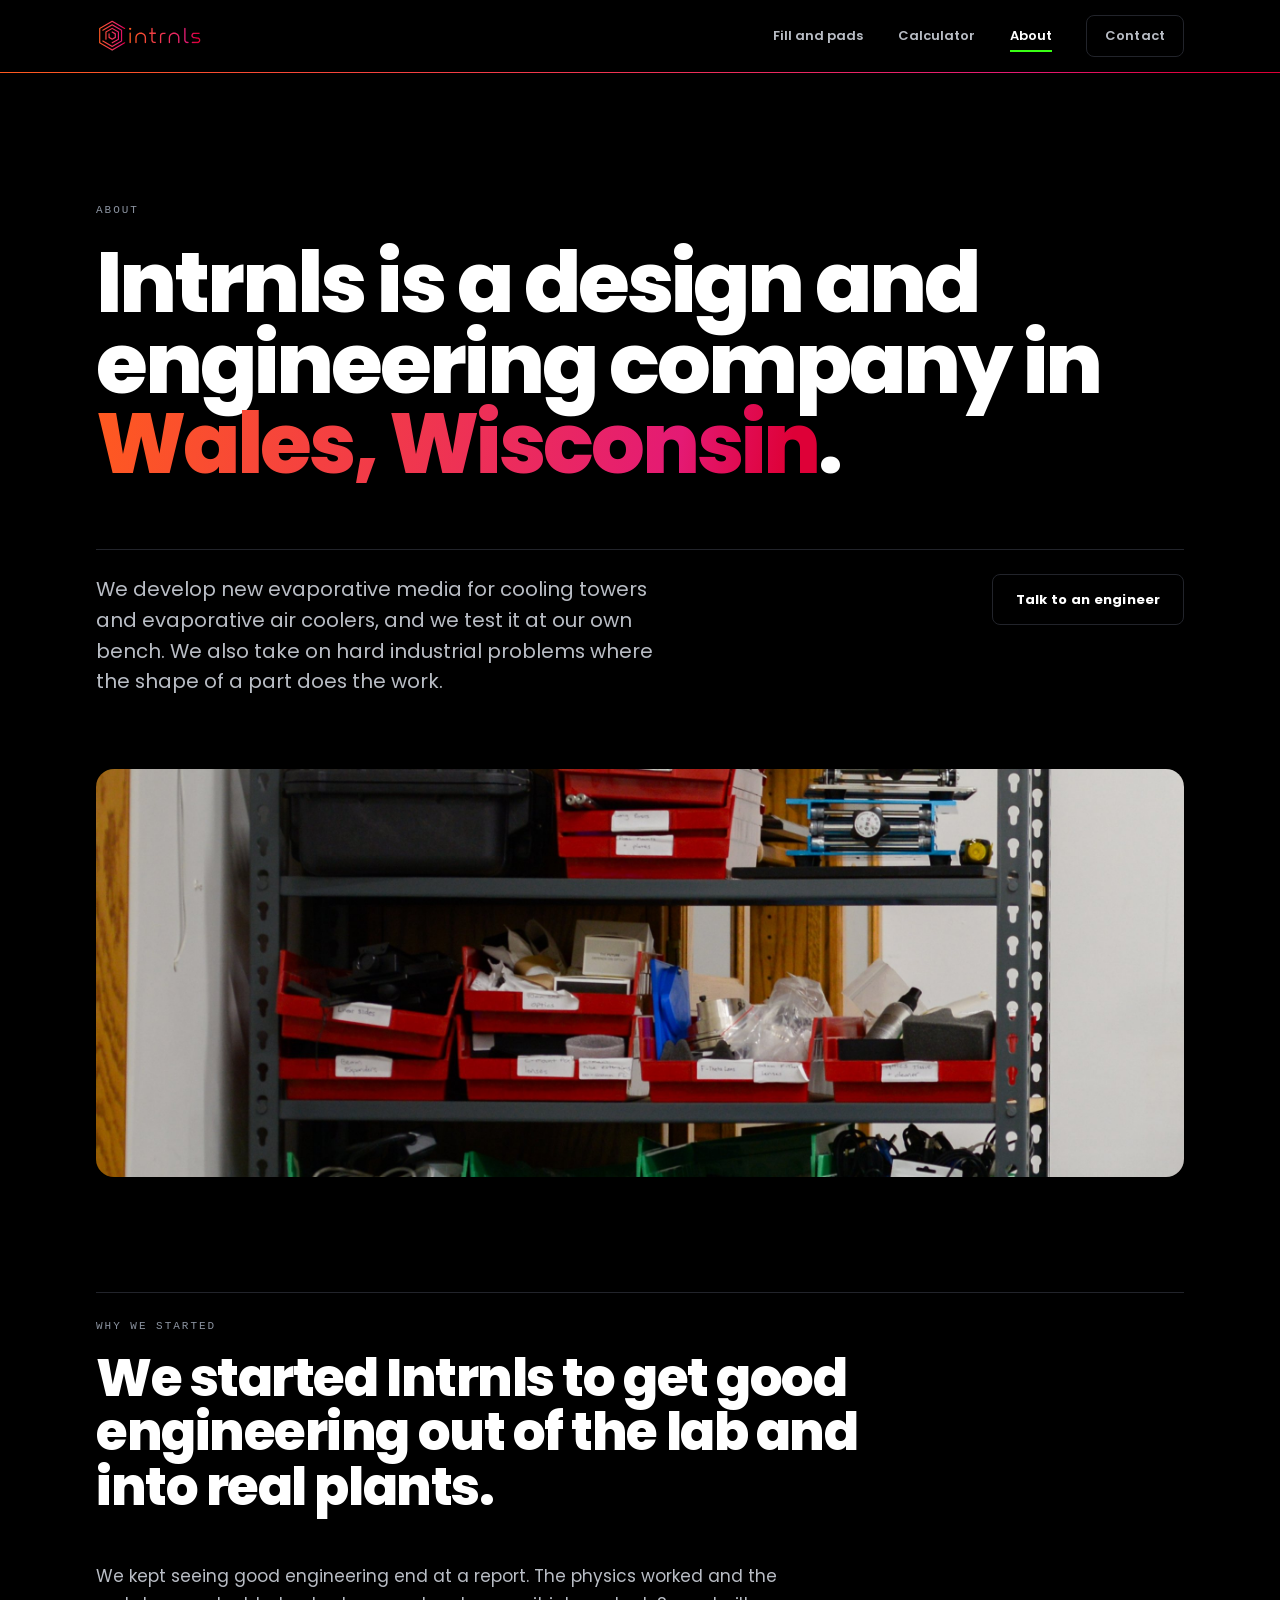
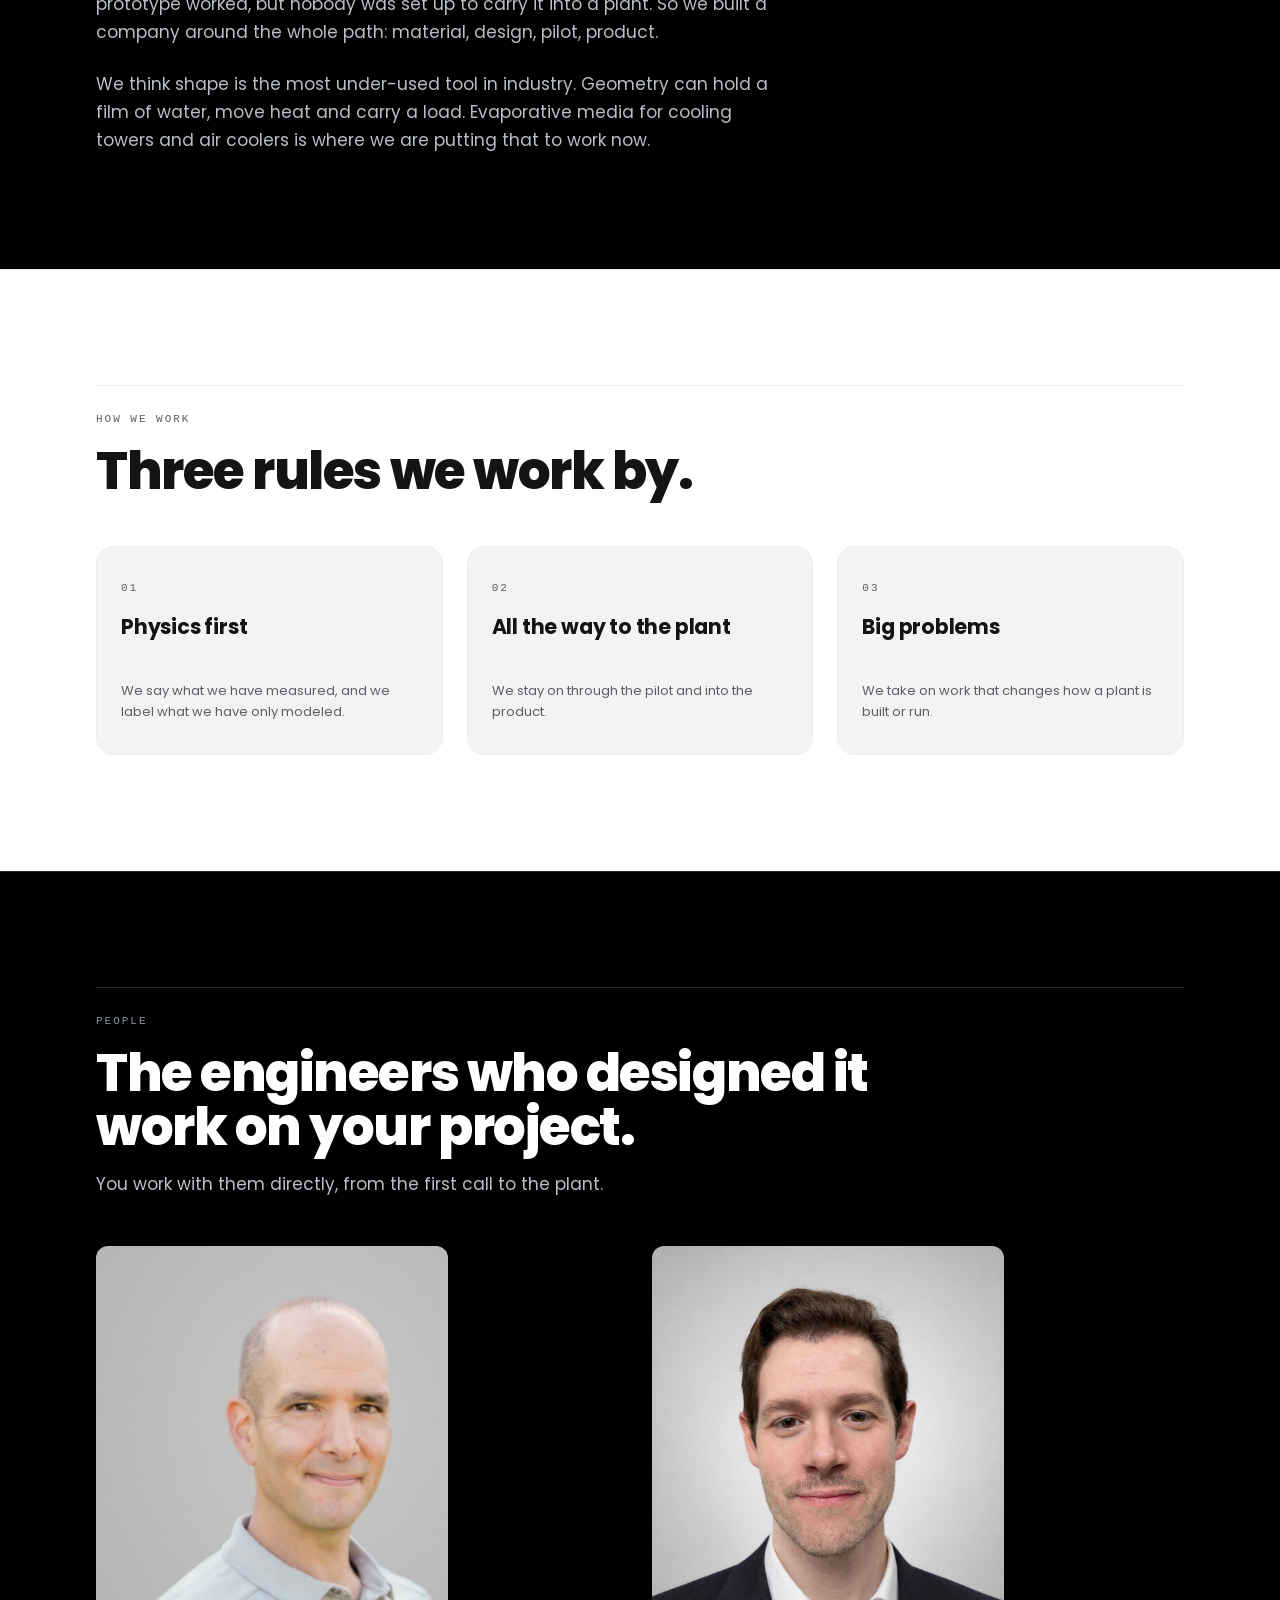
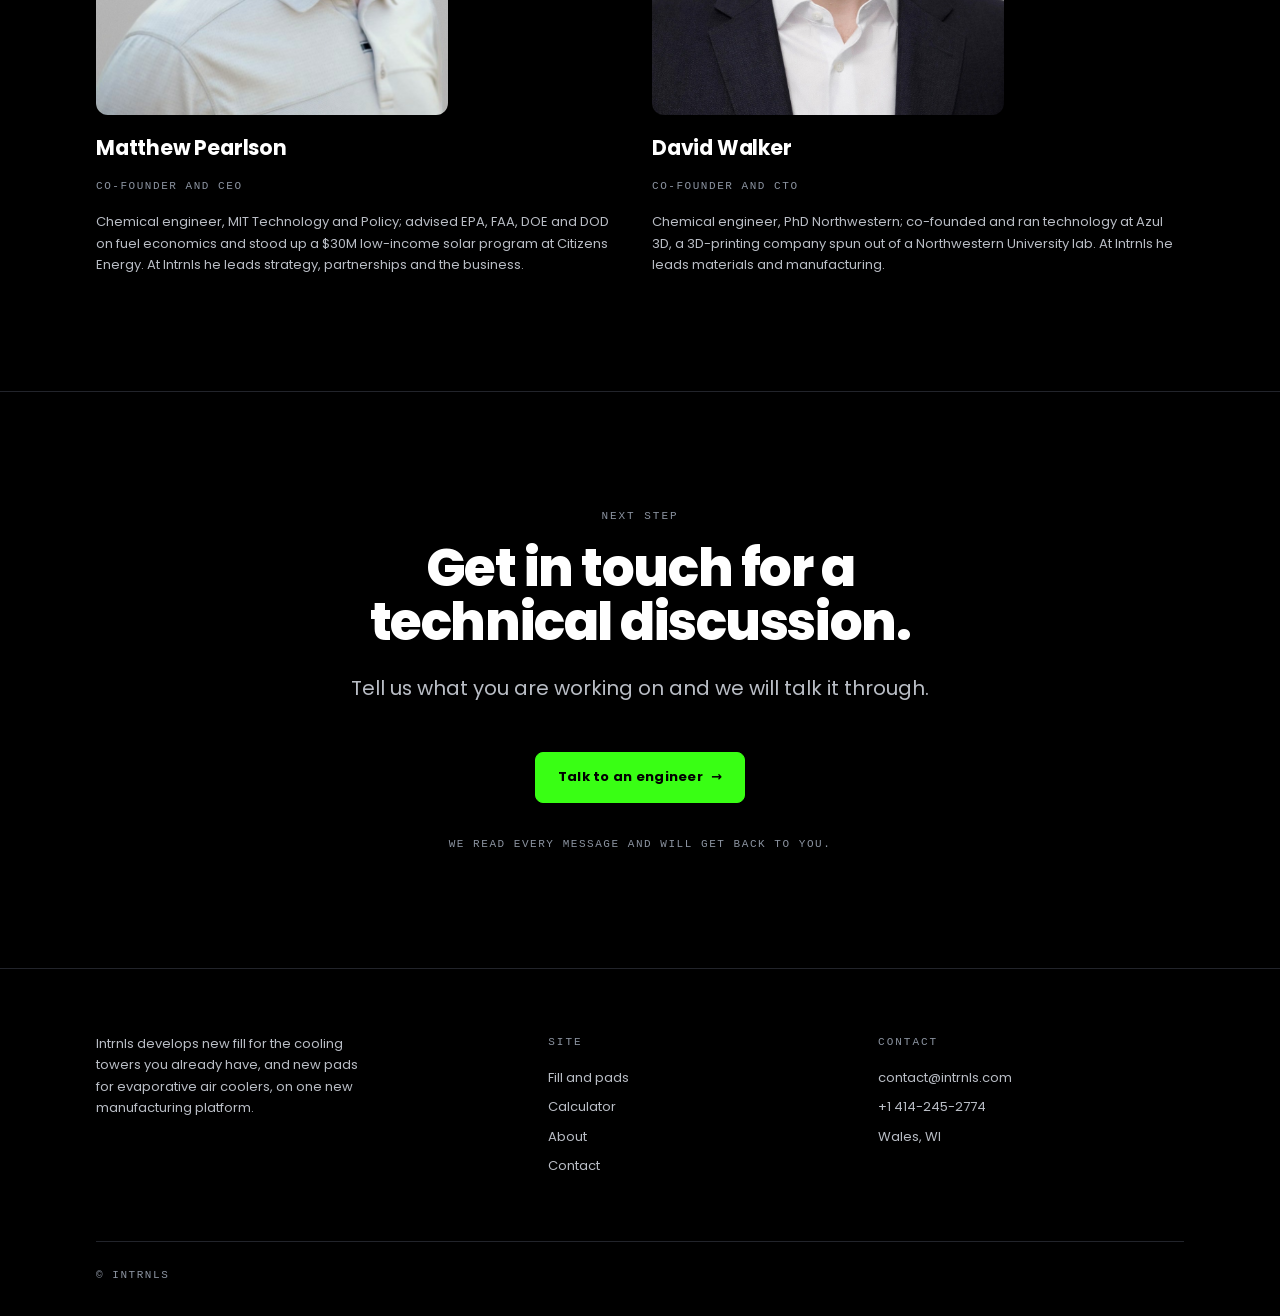
<file: web/about.html>
<!doctype html>
<html lang="en" data-ground="lab">
<head>
<meta charset="utf-8">
<meta name="viewport" content="width=device-width, initial-scale=1">
<title data-slot="page-title">About | Intrnls</title>
<meta name="description" data-slot="meta-description" content="Intrnls is a two-founder design and engineering company in Wales, Wisconsin. We develop new evaporative media for cooling towers and evaporative air coolers.">

<meta property="og:title" content="About | Intrnls">
<meta property="og:description" content="Intrnls is a two-founder design and engineering company in Wales, Wisconsin. We develop new evaporative media for cooling towers and evaporative air coolers.">
<meta property="og:url" content="https://intrnls.com/about.html">
<!-- @include:head-common -->
<!-- GENERATED BLOCK — edits here are overwritten. One source:
     web/_include/head-common.html, then  python3 web/_include/sync.py  .
     Per-page <title> and <meta name="description"> live in the page ABOVE the
     marker, because they are per-page by definition. -->
<meta name="color-scheme" content="dark light">

<meta property="og:type" content="website">
<meta property="og:site_name" content="Intrnls">
<meta property="og:locale" content="en_US">
<meta property="og:image" content="https://intrnls.com/img/og-card-fill.jpg">
<meta property="og:image:width" content="1200">
<meta property="og:image:height" content="630">
<meta property="og:image:alt" content="Close-up of tall 3D-printed lattice columns with water running down their faces, in the brand treatment: a magenta to orange gradient with the brightest water in green.">
<meta name="twitter:card" content="summary_large_image">
<meta name="twitter:image" content="https://intrnls.com/img/og-card-fill.jpg">
<meta name="twitter:image:alt" content="Close-up of tall 3D-printed lattice columns with water running down their faces, in the brand treatment: a magenta to orange gradient with the brightest water in green.">

<link rel="icon" type="image/svg+xml" href="img/favicon.svg">

<!-- One line, deliberately blocking and inline: marks the document as scripted BEFORE
     first paint, so the CSS can show a working stacked nav (instead of a Menu button
     that does nothing) when JavaScript is off. Nothing else runs inline. -->
<script>document.documentElement.classList.add('js')</script>

<!-- Tokens first, site second. tokens.css is a VERBATIM sync of brand/tokens.css —
     re-sync it, never edit it here. site.css declares no palette of its own. -->
<link rel="stylesheet" href="css/tokens.css">
<link rel="stylesheet" href="css/site.css">
<link rel="preload" as="font" type="font/woff2" href="fonts/poppins-latin-800.woff2" crossorigin>

<!-- The site's only global script: the mobile menu. Deferred, and nothing on any page
     needs it to render, read or be navigated. -->
<script src="js/site.js" defer></script>
<!-- /@include:head-common -->

<link rel="stylesheet" href="css/hero-video.css">
</head>

<body>

<!-- @include:header nav=about -->
<!-- GENERATED BLOCK — edits here are overwritten. The one source for the skip link,
     the header and the primary nav is web/_include/header.html; change it there and
     run  python3 web/_include/sync.py  to push it into every page. -->
<a class="skip" href="#main">Skip to content</a>

<header class="site-head">
  <div class="container head-bar">

    <a class="brand" href="index.html" aria-label="Intrnls, home" data-nav="home"><svg aria-hidden="true" xmlns="http://www.w3.org/2000/svg" xmlns:xlink="http://www.w3.org/1999/xlink" viewBox="0 0 540 180"><defs><style>.cls-1{fill:none;stroke-width:0px}.cls-2{clip-path:url(#clippath-1)}.cls-3{fill:url(#New_Gradient_Swatch_1-2);stroke-width:7px}.cls-3,.cls-4{stroke:currentColor;stroke-miterlimit:10}.cls-4{fill:url(#New_Gradient_Swatch_1);stroke-width:4px}.cls-5{clip-path:url(#clippath)}</style><clipPath id="clippath"><path class="cls-1" d="M80.93,13.14c-.52,0-1.04.13-1.5.4L17.08,49.54c-.93.53-1.5,1.53-1.5,2.6v72c0,1.07.57,2.06,1.5,2.6l62.35,36c.91.53,2.09.53,3,0l62.35-36c1.43-.83,1.93-2.67,1.1-4.1-.83-1.43-2.66-1.93-4.1-1.1l-60.85,35.13-59.35-34.27V53.87l59.35-34.27,60.85,35.13c1.43.83,3.27.33,4.1-1.1.83-1.43.33-3.27-1.1-4.1L82.43,13.54c-.46-.27-.98-.4-1.5-.4ZM34.17,112.11c-.26,0-.52.04-.78.1-.77.21-1.42.7-1.82,1.4-.83,1.43-.33,3.27,1.1,4.1l46.77,27c.91.53,2.09.53,3,0l46.77-27c.93-.53,1.5-1.53,1.5-2.6v-54c0-1.07-.57-2.06-1.5-2.6l-46.77-27c-.93-.54-2.07-.53-3,0l-46.77,27c-1.43.83-1.93,2.67-1.1,4.1.4.69,1.05,1.19,1.82,1.4.77.21,1.58.1,2.27-.3l45.27-26.13,43.77,25.27v50.54l-43.77,25.27-45.27-26.13c-.46-.27-.98-.4-1.5-.4ZM80.93,55.58l28.18,16.27v32.54l-29.68,17.13c-1.43.83-1.93,2.67-1.1,4.1.53.93,1.53,1.5,2.6,1.5.52,0,1.04-.14,1.49-.4h0s31.18-18,31.18-18c.93-.53,1.5-1.53,1.5-2.6v-36c0-1.07-.57-2.06-1.5-2.6l-31.18-18c-.93-.54-2.07-.53-3,0l-31.18,18c-.93.53-1.5,1.53-1.5,2.6v36c0,1.65,1.35,3,3,3s3-1.35,3-3v-34.27l28.18-16.27ZM65.35,76.09c-1.65,0-3,1.35-3,3v18c0,1.07.57,2.06,1.5,2.6l15.59,9c.91.53,2.09.53,3,0l15.59-9c.93-.53,1.5-1.53,1.5-2.6v-18c0-1.07-.57-2.06-1.5-2.6l-15.59-9c-1.43-.83-3.27-.33-4.1,1.1-.4.69-.51,1.5-.3,2.28.21.77.7,1.42,1.4,1.82l14.09,8.13v14.54l-12.59,7.27-12.59-7.27v-16.27c0-1.65-1.35-3-3-3Z"/></clipPath><linearGradient id="New_Gradient_Swatch_1" x1="12.58" y1="87.94" x2="149.02" y2="87.94" gradientUnits="userSpaceOnUse"><stop offset="0" stop-color="#ff5a1f"/><stop offset=".8" stop-color="#e41a74"/><stop offset=".95" stop-color="#de0037"/></linearGradient><clipPath id="clippath-1"><path class="cls-1" d="M390.42,79.39c2.79,0,5.45.54,7.89,1.62,2.39,1.05,4.5,2.49,6.28,4.27s3.22,3.9,4.27,6.28c1.07,2.44,1.62,5.1,1.62,7.89v23.4c0,.91.31,1.62,1.01,2.32s1.42,1.02,2.33,1.02c.99,0,1.74-.31,2.45-1.01.7-.7,1.01-1.42,1.01-2.33v-23.4c0-3.73-.71-7.26-2.11-10.49-1.42-3.26-3.35-6.12-5.75-8.52-2.39-2.39-5.26-4.33-8.52-5.75-3.22-1.4-6.75-2.11-10.48-2.11s-7.14.71-10.37,2.11c-3.26,1.42-6.12,3.35-8.52,5.75-2.4,2.4-4.33,5.26-5.75,8.52-1.4,3.22-2.11,6.75-2.11,10.48v23.4c0,.91.31,1.62,1.01,2.32s1.42,1.02,2.33,1.02c.97,0,1.69-.3,2.35-.98.69-.71.99-1.44.99-2.36v-23.4c0-2.8.54-5.46,1.62-7.89,1.05-2.39,2.49-4.5,4.27-6.28,1.78-1.78,3.93-3.22,6.37-4.28,2.47-1.07,5.1-1.61,7.81-1.61ZM335.94,73.19c-2.17,0-4.29.42-6.29,1.24-2.03.83-3.75,1.98-5.27,3.5-1.52,1.52-2.67,3.25-3.5,5.27-.82,2-1.24,4.12-1.24,6.29v33.36c0,.91.31,1.62,1.01,2.32s1.42,1.02,2.33,1.02c.97,0,1.69-.3,2.35-.98.69-.71.99-1.44.99-2.36v-33.36c0-2.39.9-4.62,2.67-6.63l.31-.31c2.01-1.78,4.24-2.68,6.64-2.68h8.88c.93,0,1.66-.31,2.36-.99.67-.66.98-1.38.98-2.35s-.3-1.69-.98-2.35c-.71-.69-1.44-.99-2.36-.99h-8.88ZM223.38,79.39c2.79,0,5.45.54,7.89,1.62,2.39,1.05,4.5,2.49,6.28,4.27s3.22,3.9,4.27,6.28c1.07,2.44,1.62,5.1,1.62,7.89v23.4c0,.91.31,1.62,1.01,2.32s1.42,1.02,2.33,1.02c.99,0,1.74-.31,2.45-1.01.7-.7,1.01-1.42,1.01-2.33v-23.4c0-3.73-.71-7.26-2.11-10.49-1.42-3.26-3.35-6.12-5.75-8.52-2.39-2.39-5.26-4.33-8.52-5.75-3.22-1.4-6.75-2.11-10.48-2.11s-7.14.71-10.37,2.11c-3.26,1.42-6.12,3.35-8.52,5.75-2.4,2.4-4.33,5.26-5.75,8.52-1.4,3.22-2.11,6.75-2.11,10.48v23.4c0,.91.31,1.62,1.01,2.32s1.42,1.02,2.33,1.02c.97,0,1.69-.3,2.35-.98.69-.71.99-1.44.99-2.36v-23.4c0-2.8.54-5.46,1.62-7.89,1.05-2.39,2.49-4.5,4.27-6.28,1.78-1.78,3.93-3.22,6.37-4.28,2.47-1.07,5.1-1.61,7.81-1.61ZM170.82,72.59c-.97,0-1.69.3-2.35.98-.68.71-.99,1.47-.99,2.48v46.8c0,.93.31,1.66.99,2.36.66.68,1.38.98,2.35.98.91,0,1.62-.31,2.33-1.01.7-.7,1.01-1.42,1.01-2.33v-46.8c0-.99-.31-1.74-1.02-2.45-.7-.7-1.42-1.01-2.32-1.01ZM170.82,48.47c-1.65,0-2.93.5-4.03,1.58-1.08,1.06-1.59,2.3-1.59,3.92s.51,2.9,1.61,4c1.1,1.1,2.38,1.62,4.01,1.62,1.55,0,2.78-.51,3.88-1.62,1.1-1.1,1.62-2.37,1.62-4s-.5-2.86-1.59-3.92c-1.1-1.08-2.35-1.58-3.91-1.58ZM481.97,118.91c-.91,0-1.62.31-2.33,1.01-.7.7-1.01,1.46-1.01,2.45,0,.91.31,1.62,1.01,2.32s1.42,1.02,2.33,1.02h25.56c1.95,0,3.76-.36,5.55-1.11,1.77-.74,3.34-1.8,4.7-3.15,1.35-1.35,2.36-2.87,3.07-4.65.72-1.8,1.07-3.59,1.07-5.48s-.31-3.52-.91-5.12c-.61-1.6-1.47-3.04-2.55-4.28-1.07-1.23-2.37-2.25-3.87-3.05-1.5-.8-3.18-1.34-4.99-1.6l-19.8-2.42c-1.74-.29-3.28-1.14-4.44-2.45-1.21-1.35-1.84-3.03-1.84-4.85,0-2.05.79-3.92,2.29-5.42,1.49-1.49,3.37-2.28,5.41-2.28h23.76c1.01,0,1.78-.31,2.48-.99.68-.66.98-1.38.98-2.35s-.3-1.69-.98-2.35c-.71-.69-1.47-.99-2.48-.99h-23.76c-1.99,0-3.87.37-5.59,1.1-1.72.73-3.24,1.76-4.5,3.06-1.3,1.33-2.36,2.91-3.15,4.68-.76,1.7-1.14,3.56-1.14,5.54,0,1.8.3,3.49.9,5.03.61,1.58,1.46,2.95,2.58,4.21,1.13,1.26,2.48,2.33,4.01,3.18,1.49.82,3.04,1.31,4.75,1.5,3.1.41,6.37.83,9.89,1.26,3.53.44,6.82.86,9.86,1.26l.13.02c1.73.29,3.27,1.14,4.43,2.44,1.21,1.36,1.85,3.04,1.85,4.85,0,2.05-.77,3.9-2.23,5.35-1.46,1.46-3.35,2.23-5.47,2.23h-25.56ZM444.42,48.47c-.93,0-1.66.31-2.36.99-.68.66-.98,1.38-.98,2.35v57.6c0,2.26.42,4.31,1.27,6.29.86,1.98,2.04,3.74,3.52,5.22,1.48,1.48,3.24,2.67,5.21,3.52,1.98.86,4.03,1.27,6.29,1.27h2.4c.97,0,1.69-.3,2.35-.98.69-.71.99-1.44.99-2.36,0-1.01-.31-1.78-.99-2.49-.65-.67-1.38-.97-2.35-.97h-2.4c-2.57,0-4.91-.94-6.75-2.72-1.88-1.81-2.87-4.16-2.87-6.78v-57.6c0-.99-.29-1.72-.96-2.39-.66-.66-1.4-.95-2.39-.95ZM268.98,72.59c-.91,0-1.62.31-2.33,1.01-.7.7-1.01,1.46-1.01,2.45,0,.91.31,1.62,1.01,2.32s1.42,1.02,2.33,1.02h7.58v30.02c0,2.23.43,4.34,1.27,6.29.85,1.97,2.03,3.7,3.49,5.13,1.49,1.45,3.25,2.63,5.24,3.49,1.98.86,4.03,1.27,6.29,1.27h3c.99,0,1.72-.29,2.39-.96.66-.66.95-1.4.95-2.38,0-.93-.31-1.66-.99-2.37-.65-.67-1.38-.97-2.35-.97h-3c-2.6,0-4.93-.96-6.74-2.77-1.81-1.8-2.76-4.13-2.76-6.73v-30.02h13.22c.97,0,1.69-.3,2.35-.98.69-.71.99-1.44.99-2.36,0-1.01-.31-1.78-.99-2.48-.65-.67-1.38-.98-2.35-.98h-13.22v-20.78c0-.97-.3-1.69-.98-2.35-.71-.68-1.47-.99-2.48-.99-.93,0-1.66.31-2.36.99-.68.66-.98,1.38-.98,2.35v20.78h-7.58Z"/></clipPath><linearGradient id="New_Gradient_Swatch_1-2" x1="160.51" y1="87.33" x2="526.6" y2="87.33" xlink:href="#New_Gradient_Swatch_1"/></defs><g class="cls-5"><rect class="cls-4" x="12.58" y="10.68" width="136.44" height="154.52"/></g><g class="cls-2"><rect class="cls-3" x="160.51" y="29.45" width="366.09" height="115.77"/></g></svg></a>

    <button class="nav-toggle" id="navToggle" aria-expanded="false" aria-controls="primary-nav">
      <span class="bars" aria-hidden="true"><i></i><i></i><i></i></span>
      <span>Menu</span>
    </button>

    <nav class="nav" id="primary-nav" aria-label="Primary">

      <a href="index.html" data-nav="fill">Fill and pads</a>
      <a href="calculator.html" data-nav="calculator">Calculator</a>
      <a href="about.html" data-nav="about" aria-current="page">About</a>

      <a class="btn btn-line" href="contact.html" data-nav="contact">Contact</a>
    </nav>
  </div>
</header>
<!-- /@include:header -->

<!-- tabindex="-1" so the skip link actually MOVES focus, not just the scroll
     position: Chrome and Firefox will forward focus to a non-focusable anchor
     target, Safari will not. No ring appears — the ring is :focus-visible. -->
<main id="main" tabindex="-1">

  <!-- ======================= HERO ======================= -->
  <section class="hero" aria-labelledby="hero-h">
    <div class="container">
      <span class="kicker" data-slot="hero-eyebrow">About</span>

      <!-- The page's ONE gradient moment: display size, inside the h1. -->
      <h1 class="h1" id="hero-h" data-slot="hero-headline">
        Intrnls is a design and engineering company in <span class="grad">Wales, Wisconsin</span>.
      </h1>

      <div class="hero-foot">
        <p class="lede" data-slot="hero-standfirst">
          We develop new evaporative media for cooling towers and evaporative air coolers, and we test
          it at our own bench. We also take on hard industrial problems where the shape of a part does the work.
        </p>
        <div class="hero-actions">
          <a class="btn btn-line" href="contact.html" data-slot="hero-button">Talk to an engineer</a>
        </div>
      </div>
    </div>
  </section>

  <!-- THE ROOM WHERE IT HAPPENS, with the mess in it — which is what the slot asked
       for and what this frame is: labelled bins, not a styled bench. Below the fold,
       so it is lazy. ⚠ re-crops to 4:3 under 640px; the shelving survives it. -->
  <div class="container">
    <img class="hero-media" src="img/studio-about.jpg" width="2400" height="900"
         loading="lazy" decoding="async"
         alt="Gray steel shelving in the shop, stacked with red and green parts bins hand-labeled &lsquo;linear slides&rsquo;, &lsquo;beam expanders&rsquo;, &lsquo;F-theta lens&rsquo; and &lsquo;optics tissue&rsquo;, alongside cased equipment and coiled cables.">
  </div>

  <!-- ======================= STANCE ======================= -->
  <section class="band" aria-labelledby="stance-h">
    <div class="container">
      <div class="sec-head">
        <div>
          <span class="kicker" data-slot="stance-eyebrow">Why we started</span>
          <h2 class="h2 h2-sentence" id="stance-h" data-slot="stance-headline">We started Intrnls to get good engineering out of the lab and into real plants.</h2>
        </div>
      </div>
      <div class="prose">
        <p data-slot="stance-body-1">
          We kept seeing good engineering end at a report. The physics worked and the prototype
          worked, but nobody was set up to carry it into a plant. So we built a company around
          the whole path: material, design, pilot, product.
        </p>
        <p data-slot="stance-body-2">
          We think shape is the most under-used tool in industry. Geometry can hold a film of
          water, move heat and carry a load. Evaporative media for cooling towers and air coolers
          is where we are putting that to work now.
        </p>
      </div>
    </div>
  </section>

  <!-- ======================= HOW WE WORK — THE ONE GROUND FLIP ======================= -->
  <!-- Cashmere. The one section on this page that is read rather than looked at,
       and the long black page's breath. Exactly one flip — do not add a second. -->
  <section class="band" data-ground="cashmere" aria-labelledby="how-h">
    <div class="container">
      <div class="sec-head">
        <div>
          <span class="kicker" data-slot="how-eyebrow">How we work</span>
          <h2 class="h2" id="how-h" data-slot="how-headline">Three rules we work by.</h2>
        </div>
      </div>
      <div class="cards">
        <article class="card">
          <span class="idx">01</span>
          <h3 class="h3" data-slot="how-1-title">Physics first</h3>
          <p data-slot="how-1-body">We say what we have measured, and we label what we have only modeled.</p>
        </article>
        <article class="card">
          <span class="idx">02</span>
          <h3 class="h3" data-slot="how-2-title">All the way to the plant</h3>
          <p data-slot="how-2-body">We stay on through the pilot and into the product.</p>
        </article>
        <article class="card">
          <span class="idx">03</span>
          <h3 class="h3" data-slot="how-3-title">Big problems</h3>
          <p data-slot="how-3-body">We take on work that changes how a plant is built or run.</p>
        </article>
      </div>
    </div>
  </section>

  <!-- ======================= PEOPLE ======================= -->
  <section class="band" aria-labelledby="people-h">
    <div class="container">
      <div class="sec-head">
        <div>
          <span class="kicker">People</span>
          <h2 class="h2 h2-sentence" id="people-h" data-slot="people-headline">The engineers who designed it work on your project.</h2>
          <p class="deck" data-slot="people-deck">
            You work with them directly, from the first call to the plant.
          </p>
        </div>
      </div>

      <div class="gallery">
        <article class="work-item">
          <img class="shot-portrait" src="img/portrait-matthew.jpg" width="710" height="946"
               loading="lazy" decoding="async"
               alt="Matthew Pearlson, photographed in a studio against a plain gray background, in a pale gray polo shirt, turned slightly to camera.">
          <h3 class="h3" data-slot="person-1-name">Matthew Pearlson</h3>
          <span class="meta" data-slot="person-1-role">Co-founder and CEO</span>
          <p data-slot="person-1-bio">
            Chemical engineer, MIT Technology and Policy; advised
            EPA, FAA, DOE and DOD on fuel economics and stood up a $30M low-income solar program
            at Citizens Energy. At Intrnls he leads strategy, partnerships and the
            business.
          </p>
        </article>

        <article class="work-item">

          <img class="shot-portrait" src="img/portrait-david.jpg" width="1024" height="1365"
               loading="lazy" decoding="async"
               alt="David Walker, photographed in a studio against a plain gray background, in a navy suit jacket over an open white shirt.">
          <h3 class="h3" data-slot="person-2-name">David Walker</h3>
          <span class="meta" data-slot="person-2-role">Co-founder and CTO</span>
          <p data-slot="person-2-bio">
            Chemical engineer, PhD Northwestern; co-founded and ran
            technology at Azul 3D, a 3D-printing company spun out of a Northwestern University lab. At
            Intrnls he leads materials and manufacturing.
          </p>
        </article>
      </div>
    </div>
  </section>

  <!-- ======================= CTA ======================= -->
  <section class="band cta" aria-labelledby="cta-h">
    <div class="container">
      <span class="kicker" data-slot="cta-eyebrow">Next step</span>
      <h2 class="h2" id="cta-h" data-slot="cta-headline">Get in touch for a technical discussion.</h2>
      <p class="lede" data-slot="cta-body">
        Tell us what you are working on and we will talk it through.
      </p>
      <div class="cta-actions">
        <!-- THE page's one filled green. -->
        <a class="btn btn-go" href="contact.html" data-slot="cta-button">Talk to an engineer <span class="arw" aria-hidden="true">&rarr;</span></a>
      </div>
      <!-- A REAL COMMITMENT — see index.html. Same wording on all four CTA bands. -->
      <p class="fineprint" data-slot="cta-fineprint">We read every message and will get back to you.</p>
    </div>
  </section>

</main>

<!-- @include:footer -->

<footer class="site-foot">
  <div class="container">
    <div class="foot-grid">
      <div>

        <p class="foot-lede" data-slot="foot-lede">
          Intrnls develops new fill for the cooling towers you already have, and new pads for
          evaporative air coolers, on one new manufacturing platform.
        </p>
      </div>
      <div>
        <h2>Site</h2>
        <ul>
          <li><a href="index.html">Fill and pads</a></li>
          <li><a href="calculator.html">Calculator</a></li>
          <li><a href="about.html">About</a></li>
          <li><a href="contact.html">Contact</a></li>
        </ul>
      </div>
      <div>
        <h2>Contact</h2>

        <ul>
          <li><a href="mailto:contact@intrnls.com">contact@intrnls.com</a></li>
          <li><a href="tel:+14142452774">+1 414-245-2774</a></li>
          <li>Wales, WI</li>
        </ul>
      </div>
      <!-- NO "ELSEWHERE" COLUMN. We were given no social accounts, so the column
           and its heading are gone rather than standing empty; .foot-grid is three
           columns to match. Re-adding it is this block plus the column count. -->
    </div>
    <div class="foot-rule">
      <span>&copy; Intrnls</span>

    </div>
  </div>
</footer>
<!-- /@include:footer -->

</body>
</html>
</file>
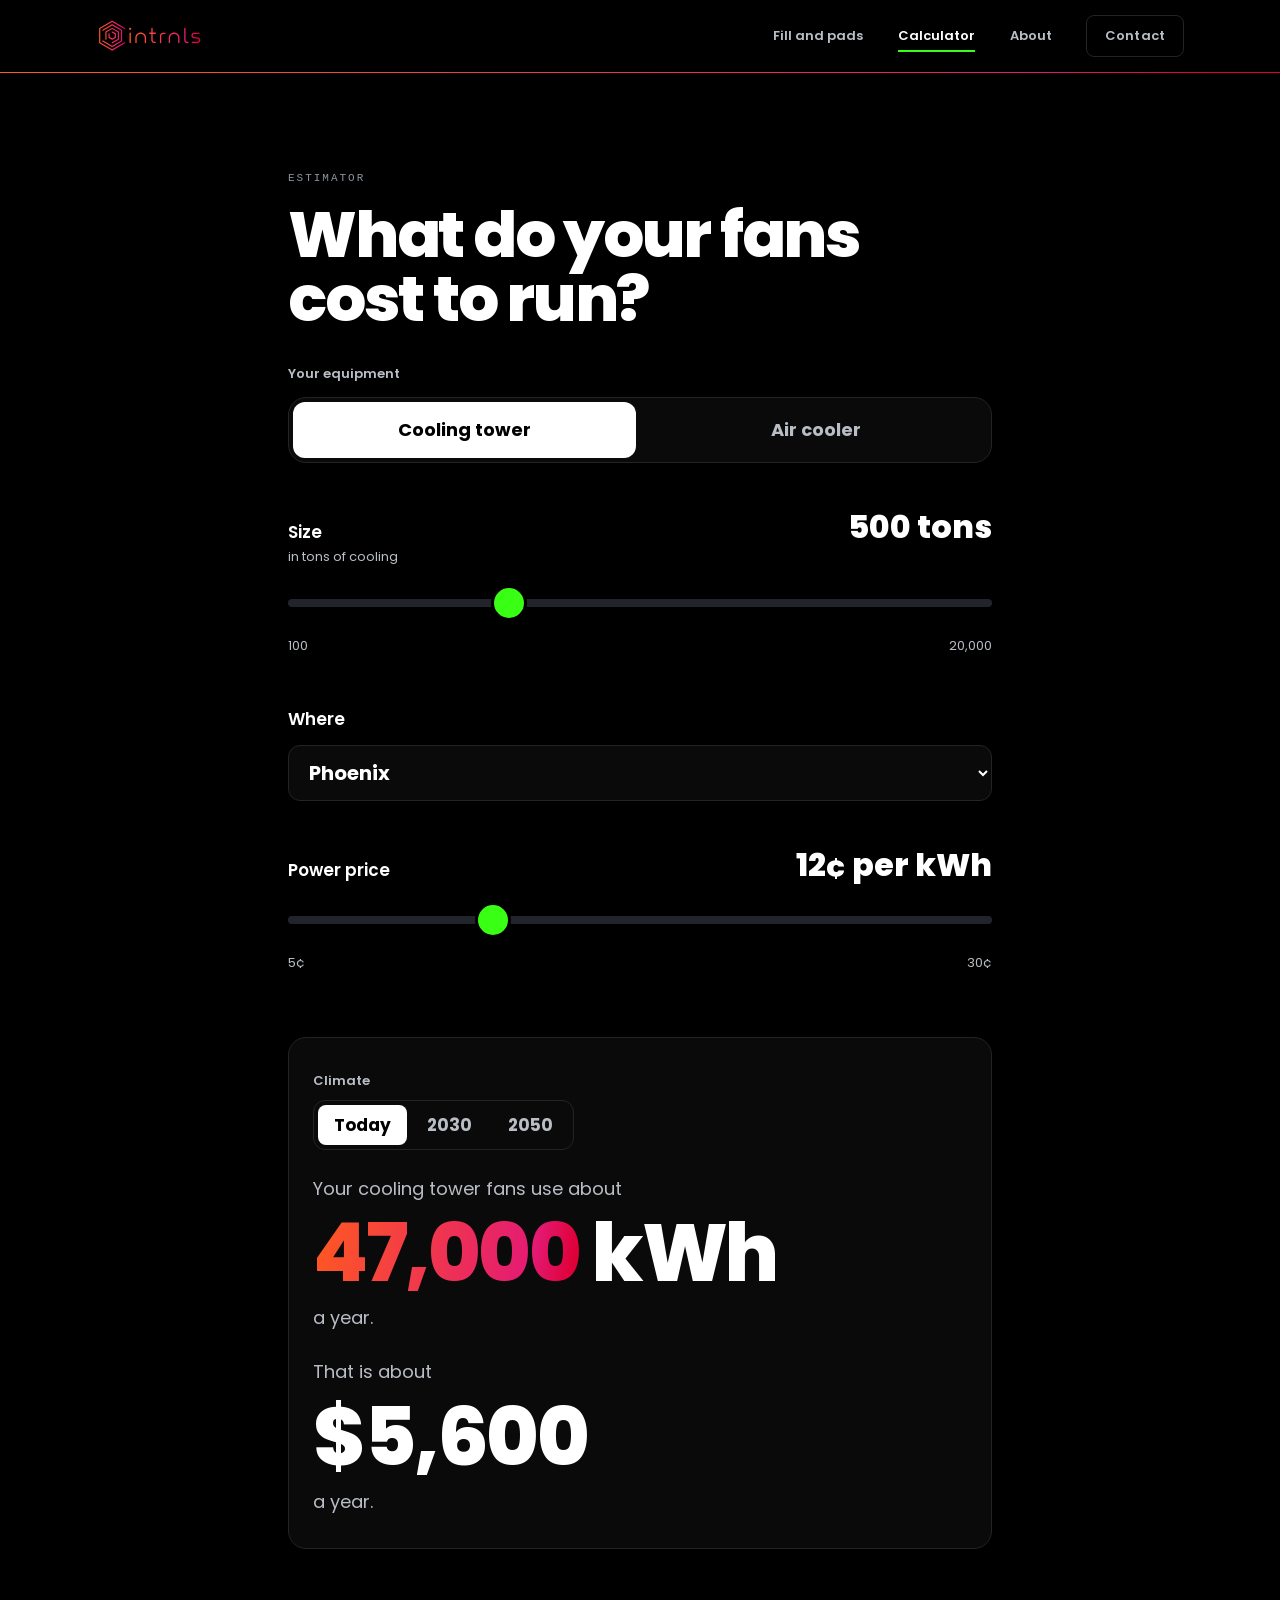
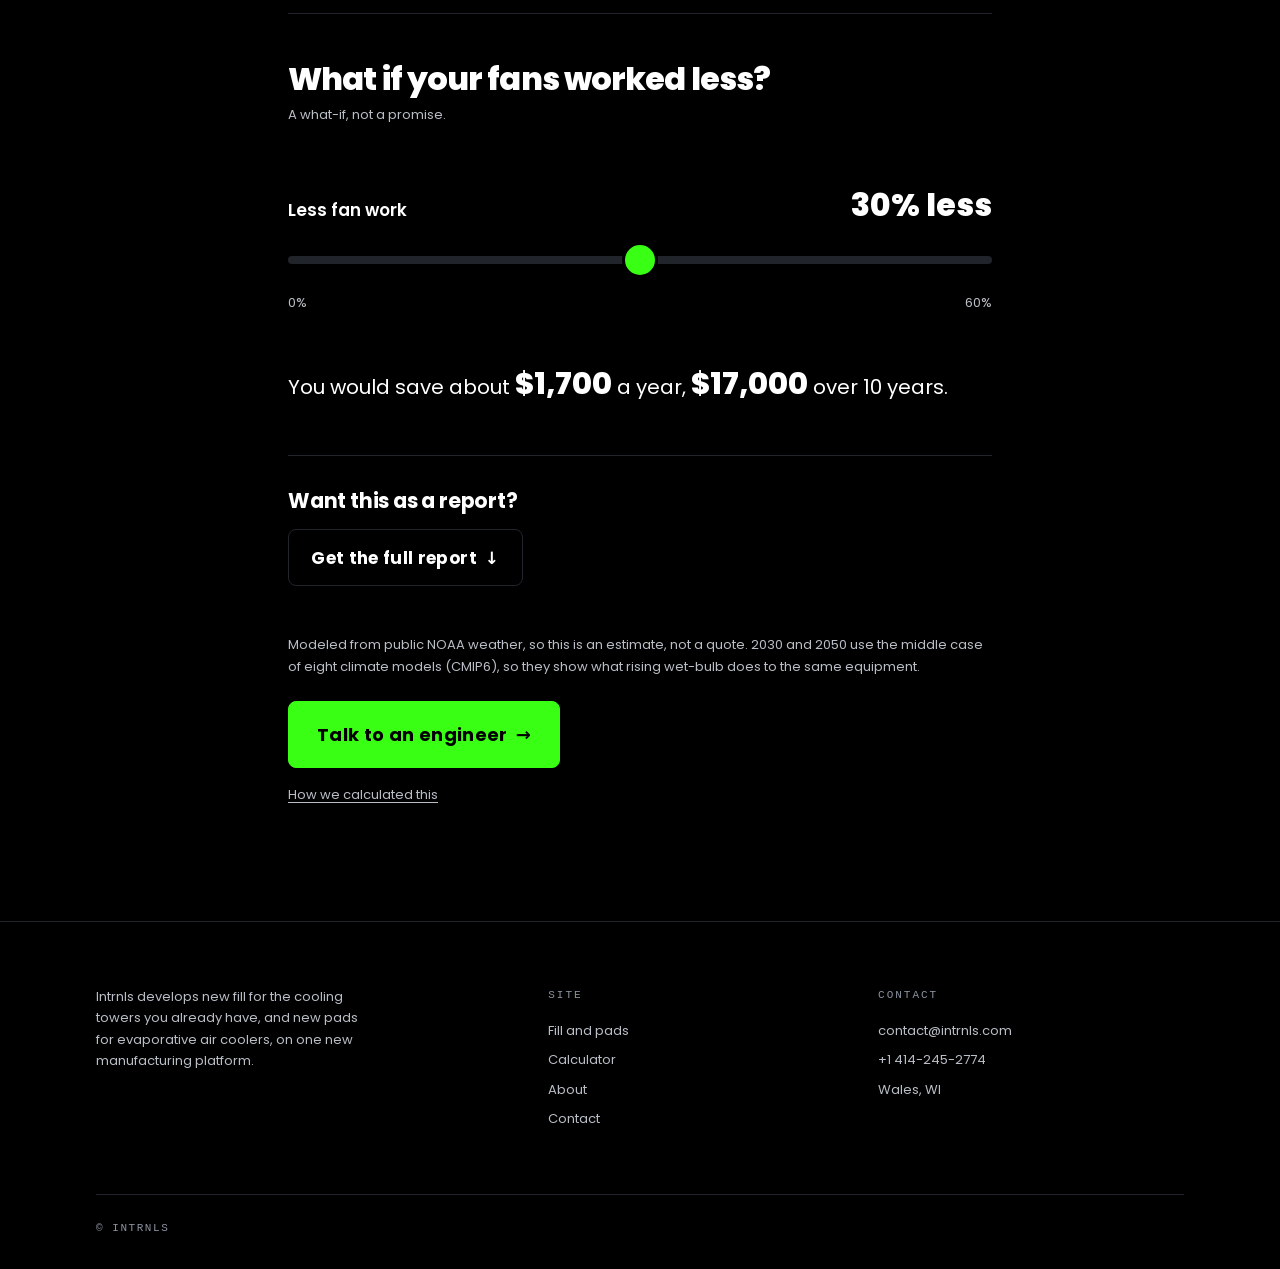
<file: web/calculator.html>
<!doctype html>
<html lang="en" data-ground="lab">
<head>
<meta charset="utf-8">
<meta name="viewport" content="width=device-width, initial-scale=1">
<title data-slot="page-title">What do your fans cost to run? | Intrnls</title>
<meta name="description" data-slot="meta-description" content="A simple estimate of how much electricity the fans in a cooling tower or an air cooler use in a year, and what that costs.">
<meta property="og:title" content="What do your fans cost to run? | Intrnls">
<meta property="og:description" content="A simple estimate of how much electricity the fans in a cooling tower or an air cooler use in a year, and what that costs.">
<meta property="og:url" content="https://intrnls.com/calculator.html">
<!-- @include:head-common -->
<!-- GENERATED BLOCK — edits here are overwritten. One source:
     web/_include/head-common.html, then  python3 web/_include/sync.py  .
     Per-page <title> and <meta name="description"> live in the page ABOVE the
     marker, because they are per-page by definition. -->
<meta name="color-scheme" content="dark light">

<meta property="og:type" content="website">
<meta property="og:site_name" content="Intrnls">
<meta property="og:locale" content="en_US">
<meta property="og:image" content="https://intrnls.com/img/og-card-fill.jpg">
<meta property="og:image:width" content="1200">
<meta property="og:image:height" content="630">
<meta property="og:image:alt" content="Close-up of tall 3D-printed lattice columns with water running down their faces, in the brand treatment: a magenta to orange gradient with the brightest water in green.">
<meta name="twitter:card" content="summary_large_image">
<meta name="twitter:image" content="https://intrnls.com/img/og-card-fill.jpg">
<meta name="twitter:image:alt" content="Close-up of tall 3D-printed lattice columns with water running down their faces, in the brand treatment: a magenta to orange gradient with the brightest water in green.">

<link rel="icon" type="image/svg+xml" href="img/favicon.svg">

<!-- One line, deliberately blocking and inline: marks the document as scripted BEFORE
     first paint, so the CSS can show a working stacked nav (instead of a Menu button
     that does nothing) when JavaScript is off. Nothing else runs inline. -->
<script>document.documentElement.classList.add('js')</script>

<!-- Tokens first, site second. tokens.css is a VERBATIM sync of brand/tokens.css —
     re-sync it, never edit it here. site.css declares no palette of its own. -->
<link rel="stylesheet" href="css/tokens.css">
<link rel="stylesheet" href="css/site.css">
<link rel="preload" as="font" type="font/woff2" href="fonts/poppins-latin-800.woff2" crossorigin>

<!-- The site's only global script: the mobile menu. Deferred, and nothing on any page
     needs it to render, read or be navigated. -->
<script src="js/site.js" defer></script>
<!-- /@include:head-common -->
<link rel="stylesheet" href="css/estimator.css">
<script src="js/report-data.js" defer></script>
<script src="js/estimator.js" defer></script>
<script src="js/contact-form.js" defer></script>
<script src="js/report-form.js" defer></script>
</head>

<!--
  Fan energy estimator. One page, three sliders and a switch, no map, no charts.
  Ground: Lab. The one gradient moment is the big kWh number. One filled green action.
  The numbers come from the detailed tools in calculator/ (see js/estimator.js).
  Without JavaScript the form still shows its default answer, printed below.
-->
<body>

<!-- @include:header nav=calculator -->
<!-- GENERATED BLOCK — edits here are overwritten. The one source for the skip link,
     the header and the primary nav is web/_include/header.html; change it there and
     run  python3 web/_include/sync.py  to push it into every page. -->
<a class="skip" href="#main">Skip to content</a>

<header class="site-head">
  <div class="container head-bar">

    <a class="brand" href="index.html" aria-label="Intrnls, home" data-nav="home"><svg aria-hidden="true" xmlns="http://www.w3.org/2000/svg" xmlns:xlink="http://www.w3.org/1999/xlink" viewBox="0 0 540 180"><defs><style>.cls-1{fill:none;stroke-width:0px}.cls-2{clip-path:url(#clippath-1)}.cls-3{fill:url(#New_Gradient_Swatch_1-2);stroke-width:7px}.cls-3,.cls-4{stroke:currentColor;stroke-miterlimit:10}.cls-4{fill:url(#New_Gradient_Swatch_1);stroke-width:4px}.cls-5{clip-path:url(#clippath)}</style><clipPath id="clippath"><path class="cls-1" d="M80.93,13.14c-.52,0-1.04.13-1.5.4L17.08,49.54c-.93.53-1.5,1.53-1.5,2.6v72c0,1.07.57,2.06,1.5,2.6l62.35,36c.91.53,2.09.53,3,0l62.35-36c1.43-.83,1.93-2.67,1.1-4.1-.83-1.43-2.66-1.93-4.1-1.1l-60.85,35.13-59.35-34.27V53.87l59.35-34.27,60.85,35.13c1.43.83,3.27.33,4.1-1.1.83-1.43.33-3.27-1.1-4.1L82.43,13.54c-.46-.27-.98-.4-1.5-.4ZM34.17,112.11c-.26,0-.52.04-.78.1-.77.21-1.42.7-1.82,1.4-.83,1.43-.33,3.27,1.1,4.1l46.77,27c.91.53,2.09.53,3,0l46.77-27c.93-.53,1.5-1.53,1.5-2.6v-54c0-1.07-.57-2.06-1.5-2.6l-46.77-27c-.93-.54-2.07-.53-3,0l-46.77,27c-1.43.83-1.93,2.67-1.1,4.1.4.69,1.05,1.19,1.82,1.4.77.21,1.58.1,2.27-.3l45.27-26.13,43.77,25.27v50.54l-43.77,25.27-45.27-26.13c-.46-.27-.98-.4-1.5-.4ZM80.93,55.58l28.18,16.27v32.54l-29.68,17.13c-1.43.83-1.93,2.67-1.1,4.1.53.93,1.53,1.5,2.6,1.5.52,0,1.04-.14,1.49-.4h0s31.18-18,31.18-18c.93-.53,1.5-1.53,1.5-2.6v-36c0-1.07-.57-2.06-1.5-2.6l-31.18-18c-.93-.54-2.07-.53-3,0l-31.18,18c-.93.53-1.5,1.53-1.5,2.6v36c0,1.65,1.35,3,3,3s3-1.35,3-3v-34.27l28.18-16.27ZM65.35,76.09c-1.65,0-3,1.35-3,3v18c0,1.07.57,2.06,1.5,2.6l15.59,9c.91.53,2.09.53,3,0l15.59-9c.93-.53,1.5-1.53,1.5-2.6v-18c0-1.07-.57-2.06-1.5-2.6l-15.59-9c-1.43-.83-3.27-.33-4.1,1.1-.4.69-.51,1.5-.3,2.28.21.77.7,1.42,1.4,1.82l14.09,8.13v14.54l-12.59,7.27-12.59-7.27v-16.27c0-1.65-1.35-3-3-3Z"/></clipPath><linearGradient id="New_Gradient_Swatch_1" x1="12.58" y1="87.94" x2="149.02" y2="87.94" gradientUnits="userSpaceOnUse"><stop offset="0" stop-color="#ff5a1f"/><stop offset=".8" stop-color="#e41a74"/><stop offset=".95" stop-color="#de0037"/></linearGradient><clipPath id="clippath-1"><path class="cls-1" d="M390.42,79.39c2.79,0,5.45.54,7.89,1.62,2.39,1.05,4.5,2.49,6.28,4.27s3.22,3.9,4.27,6.28c1.07,2.44,1.62,5.1,1.62,7.89v23.4c0,.91.31,1.62,1.01,2.32s1.42,1.02,2.33,1.02c.99,0,1.74-.31,2.45-1.01.7-.7,1.01-1.42,1.01-2.33v-23.4c0-3.73-.71-7.26-2.11-10.49-1.42-3.26-3.35-6.12-5.75-8.52-2.39-2.39-5.26-4.33-8.52-5.75-3.22-1.4-6.75-2.11-10.48-2.11s-7.14.71-10.37,2.11c-3.26,1.42-6.12,3.35-8.52,5.75-2.4,2.4-4.33,5.26-5.75,8.52-1.4,3.22-2.11,6.75-2.11,10.48v23.4c0,.91.31,1.62,1.01,2.32s1.42,1.02,2.33,1.02c.97,0,1.69-.3,2.35-.98.69-.71.99-1.44.99-2.36v-23.4c0-2.8.54-5.46,1.62-7.89,1.05-2.39,2.49-4.5,4.27-6.28,1.78-1.78,3.93-3.22,6.37-4.28,2.47-1.07,5.1-1.61,7.81-1.61ZM335.94,73.19c-2.17,0-4.29.42-6.29,1.24-2.03.83-3.75,1.98-5.27,3.5-1.52,1.52-2.67,3.25-3.5,5.27-.82,2-1.24,4.12-1.24,6.29v33.36c0,.91.31,1.62,1.01,2.32s1.42,1.02,2.33,1.02c.97,0,1.69-.3,2.35-.98.69-.71.99-1.44.99-2.36v-33.36c0-2.39.9-4.62,2.67-6.63l.31-.31c2.01-1.78,4.24-2.68,6.64-2.68h8.88c.93,0,1.66-.31,2.36-.99.67-.66.98-1.38.98-2.35s-.3-1.69-.98-2.35c-.71-.69-1.44-.99-2.36-.99h-8.88ZM223.38,79.39c2.79,0,5.45.54,7.89,1.62,2.39,1.05,4.5,2.49,6.28,4.27s3.22,3.9,4.27,6.28c1.07,2.44,1.62,5.1,1.62,7.89v23.4c0,.91.31,1.62,1.01,2.32s1.42,1.02,2.33,1.02c.99,0,1.74-.31,2.45-1.01.7-.7,1.01-1.42,1.01-2.33v-23.4c0-3.73-.71-7.26-2.11-10.49-1.42-3.26-3.35-6.12-5.75-8.52-2.39-2.39-5.26-4.33-8.52-5.75-3.22-1.4-6.75-2.11-10.48-2.11s-7.14.71-10.37,2.11c-3.26,1.42-6.12,3.35-8.52,5.75-2.4,2.4-4.33,5.26-5.75,8.52-1.4,3.22-2.11,6.75-2.11,10.48v23.4c0,.91.31,1.62,1.01,2.32s1.42,1.02,2.33,1.02c.97,0,1.69-.3,2.35-.98.69-.71.99-1.44.99-2.36v-23.4c0-2.8.54-5.46,1.62-7.89,1.05-2.39,2.49-4.5,4.27-6.28,1.78-1.78,3.93-3.22,6.37-4.28,2.47-1.07,5.1-1.61,7.81-1.61ZM170.82,72.59c-.97,0-1.69.3-2.35.98-.68.71-.99,1.47-.99,2.48v46.8c0,.93.31,1.66.99,2.36.66.68,1.38.98,2.35.98.91,0,1.62-.31,2.33-1.01.7-.7,1.01-1.42,1.01-2.33v-46.8c0-.99-.31-1.74-1.02-2.45-.7-.7-1.42-1.01-2.32-1.01ZM170.82,48.47c-1.65,0-2.93.5-4.03,1.58-1.08,1.06-1.59,2.3-1.59,3.92s.51,2.9,1.61,4c1.1,1.1,2.38,1.62,4.01,1.62,1.55,0,2.78-.51,3.88-1.62,1.1-1.1,1.62-2.37,1.62-4s-.5-2.86-1.59-3.92c-1.1-1.08-2.35-1.58-3.91-1.58ZM481.97,118.91c-.91,0-1.62.31-2.33,1.01-.7.7-1.01,1.46-1.01,2.45,0,.91.31,1.62,1.01,2.32s1.42,1.02,2.33,1.02h25.56c1.95,0,3.76-.36,5.55-1.11,1.77-.74,3.34-1.8,4.7-3.15,1.35-1.35,2.36-2.87,3.07-4.65.72-1.8,1.07-3.59,1.07-5.48s-.31-3.52-.91-5.12c-.61-1.6-1.47-3.04-2.55-4.28-1.07-1.23-2.37-2.25-3.87-3.05-1.5-.8-3.18-1.34-4.99-1.6l-19.8-2.42c-1.74-.29-3.28-1.14-4.44-2.45-1.21-1.35-1.84-3.03-1.84-4.85,0-2.05.79-3.92,2.29-5.42,1.49-1.49,3.37-2.28,5.41-2.28h23.76c1.01,0,1.78-.31,2.48-.99.68-.66.98-1.38.98-2.35s-.3-1.69-.98-2.35c-.71-.69-1.47-.99-2.48-.99h-23.76c-1.99,0-3.87.37-5.59,1.1-1.72.73-3.24,1.76-4.5,3.06-1.3,1.33-2.36,2.91-3.15,4.68-.76,1.7-1.14,3.56-1.14,5.54,0,1.8.3,3.49.9,5.03.61,1.58,1.46,2.95,2.58,4.21,1.13,1.26,2.48,2.33,4.01,3.18,1.49.82,3.04,1.31,4.75,1.5,3.1.41,6.37.83,9.89,1.26,3.53.44,6.82.86,9.86,1.26l.13.02c1.73.29,3.27,1.14,4.43,2.44,1.21,1.36,1.85,3.04,1.85,4.85,0,2.05-.77,3.9-2.23,5.35-1.46,1.46-3.35,2.23-5.47,2.23h-25.56ZM444.42,48.47c-.93,0-1.66.31-2.36.99-.68.66-.98,1.38-.98,2.35v57.6c0,2.26.42,4.31,1.27,6.29.86,1.98,2.04,3.74,3.52,5.22,1.48,1.48,3.24,2.67,5.21,3.52,1.98.86,4.03,1.27,6.29,1.27h2.4c.97,0,1.69-.3,2.35-.98.69-.71.99-1.44.99-2.36,0-1.01-.31-1.78-.99-2.49-.65-.67-1.38-.97-2.35-.97h-2.4c-2.57,0-4.91-.94-6.75-2.72-1.88-1.81-2.87-4.16-2.87-6.78v-57.6c0-.99-.29-1.72-.96-2.39-.66-.66-1.4-.95-2.39-.95ZM268.98,72.59c-.91,0-1.62.31-2.33,1.01-.7.7-1.01,1.46-1.01,2.45,0,.91.31,1.62,1.01,2.32s1.42,1.02,2.33,1.02h7.58v30.02c0,2.23.43,4.34,1.27,6.29.85,1.97,2.03,3.7,3.49,5.13,1.49,1.45,3.25,2.63,5.24,3.49,1.98.86,4.03,1.27,6.29,1.27h3c.99,0,1.72-.29,2.39-.96.66-.66.95-1.4.95-2.38,0-.93-.31-1.66-.99-2.37-.65-.67-1.38-.97-2.35-.97h-3c-2.6,0-4.93-.96-6.74-2.77-1.81-1.8-2.76-4.13-2.76-6.73v-30.02h13.22c.97,0,1.69-.3,2.35-.98.69-.71.99-1.44.99-2.36,0-1.01-.31-1.78-.99-2.48-.65-.67-1.38-.98-2.35-.98h-13.22v-20.78c0-.97-.3-1.69-.98-2.35-.71-.68-1.47-.99-2.48-.99-.93,0-1.66.31-2.36.99-.68.66-.98,1.38-.98,2.35v20.78h-7.58Z"/></clipPath><linearGradient id="New_Gradient_Swatch_1-2" x1="160.51" y1="87.33" x2="526.6" y2="87.33" xlink:href="#New_Gradient_Swatch_1"/></defs><g class="cls-5"><rect class="cls-4" x="12.58" y="10.68" width="136.44" height="154.52"/></g><g class="cls-2"><rect class="cls-3" x="160.51" y="29.45" width="366.09" height="115.77"/></g></svg></a>

    <button class="nav-toggle" id="navToggle" aria-expanded="false" aria-controls="primary-nav">
      <span class="bars" aria-hidden="true"><i></i><i></i><i></i></span>
      <span>Menu</span>
    </button>

    <nav class="nav" id="primary-nav" aria-label="Primary">

      <a href="index.html" data-nav="fill">Fill and pads</a>
      <a href="calculator.html" data-nav="calculator" aria-current="page">Calculator</a>
      <a href="about.html" data-nav="about">About</a>

      <a class="btn btn-line" href="contact.html" data-nav="contact">Contact</a>
    </nav>
  </div>
</header>
<!-- /@include:header -->

<main id="main" tabindex="-1">
  <div class="container">
    <form class="est" id="est" aria-labelledby="hero-h">

      <div class="est-hero">
        <span class="kicker">Estimator</span>
        <h1 class="h1" id="hero-h" data-slot="hero-headline">What do your fans cost to run?</h1>
      </div>

      <fieldset class="est-switch">
        <legend>Your equipment</legend>
        <div class="opts">
          <label><input type="radio" name="kind" value="tower" checked> Cooling tower</label>
          <label><input type="radio" name="kind" value="cooler"> Air cooler</label>
        </div>
      </fieldset>

      <div class="est-field">
        <div class="est-head">
          <label for="est-tons">Size <span class="est-note">in tons of cooling</span></label>
          <output id="est-tons-out" for="est-tons">500 tons</output>
        </div>
        <input type="range" id="est-tons" min="0" max="1000" step="1" value="304" aria-valuetext="500 tons of cooling">
        <div class="scale" aria-hidden="true"><span>100</span><span>20,000</span></div>
      </div>

      <div class="est-field">
        <div class="est-head">
          <label for="est-city">Where</label>
        </div>
        <select id="est-city">
          <option value="atlanta">Atlanta</option>
          <option value="chicago">Chicago</option>
          <option value="dallas">Dallas</option>
          <option value="denver">Denver</option>
          <option value="houston">Houston</option>
          <option value="las_vegas">Las Vegas</option>
          <option value="los_angeles">Los Angeles</option>
          <option value="madison">Madison</option>
          <option value="miami">Miami</option>
          <option value="new_york">New York</option>
          <option value="oakland">Oakland</option>
          <option value="phoenix" selected>Phoenix</option>
          <option value="seattle">Seattle</option>
        </select>
      </div>

      <div class="est-field">
        <div class="est-head">
          <label for="est-price">Power price</label>
          <output id="est-price-out" for="est-price">12&cent; per kWh</output>
        </div>
        <input type="range" id="est-price" min="5" max="30" step="1" value="12" aria-valuetext="12 cents per kilowatt hour">
        <div class="scale" aria-hidden="true"><span>5&cent;</span><span>30&cent;</span></div>
      </div>

      <div class="est-result" aria-live="polite">
        <fieldset class="est-when">
          <legend>Climate</legend>
          <div class="opts">
            <label><input type="radio" name="when" value="present" checked> Today</label>
            <label><input type="radio" name="when" value="2030_mid"> 2030</label>
            <label><input type="radio" name="when" value="2050_mid"> 2050</label>
          </div>
        </fieldset>
        <p>Your <span id="est-machine">cooling tower</span> fans use about <span class="est-big"><span class="grad" id="est-kwh">47,000</span> kWh</span> a year.</p>
        <p>That is about <span class="est-big" id="est-dollars">$5,600</span> a year.</p>
      </div>

      <section class="est-whatif" aria-labelledby="whatif-h">
        <h2 class="h2" id="whatif-h">What if your fans worked less?</h2>
        <p class="est-note">A what-if, not a promise.</p>
        <div class="est-field gap-top">
          <div class="est-head">
            <label for="est-cut">Less fan work</label>
            <output id="est-cut-out" for="est-cut">30% less</output>
          </div>
          <input type="range" id="est-cut" min="0" max="60" step="5" value="30" aria-valuetext="30 percent less fan work">
          <div class="scale" aria-hidden="true"><span>0%</span><span>60%</span></div>
        </div>
        <p class="est-save" aria-live="polite">You would save about <strong id="est-save">$1,700</strong> a year, <strong id="est-save10">$17,000</strong> over 10 years.</p>
      </section>

    </form>

    <!-- Gated report. The form reuses js/contact-form.js as is: the same field ids, the
         same endpoint, the same bot check. js/report-form.js fills the hidden topic and
         message from the sliders, and opens the report when the send is acknowledged
         (or, if sending fails, after saying so). -->
    <section class="est est-report" aria-labelledby="report-h">
      <h2 class="h3" id="report-h">Want this as a report?</h2>
      <button type="button" class="btn btn-line est-report-open" id="report-open" aria-expanded="false" aria-controls="contact-form">Get the full report <span class="arw" aria-hidden="true">&darr;</span></button>

      <form class="form est-report-form" id="contact-form" novalidate hidden>
        <div hidden aria-hidden="true" style="display:none">
          <label for="c-website">Leave this field empty</label>
          <input id="c-website" name="c-hp-2" type="text" tabindex="-1" autocomplete="off" value="">
        </div>
        <div class="notice" data-state="err" id="form-alert" role="alert" tabindex="-1" hidden>
          <span class="ic" aria-hidden="true">&#9888;</span>
          <div class="err-summary">
            <p><strong id="form-alert-title">There is a problem with this form.</strong></p>
            <ul id="form-alert-list"></ul>
          </div>
        </div>

        <div class="field">
          <label for="c-name">Your name <span class="req">(required)</span></label>
          <input class="input" id="c-name" name="name" type="text" autocomplete="name" required maxlength="100" aria-describedby="err-c-name">
          <p class="field-err" id="err-c-name" hidden><span class="ic" aria-hidden="true">&#9888;</span> <span class="msg"></span></p>
        </div>
        <div class="field">
          <label for="c-email">Work email <span class="req">(required)</span></label>
          <input class="input" id="c-email" name="email" type="email" autocomplete="email" inputmode="email" required aria-describedby="err-c-email">
          <p class="field-err" id="err-c-email" hidden><span class="ic" aria-hidden="true">&#9888;</span> <span class="msg"></span></p>
        </div>
        <div class="field">
          <label for="c-org">Company</label>
          <input class="input" id="c-org" name="organization" type="text" autocomplete="organization" maxlength="200">
        </div>
        <div class="field">
          <label for="r-site">Site or tower name <span class="req">(optional)</span></label>
          <input class="input" id="r-site" name="site" type="text" maxlength="120">
        </div>

        <input type="hidden" id="c-kind" name="kind" value="other">
        <div hidden>
          <label for="c-message">Report settings</label>
          <textarea id="c-message" name="message" aria-describedby="err-c-message"></textarea>
          <p class="field-err" id="err-c-message" hidden><span class="ic" aria-hidden="true">&#9888;</span> <span class="msg"></span></p>
        </div>

        <div class="field" id="c-turnstile"></div>
        <div class="form-actions">
          <button class="btn btn-line" type="submit" id="c-submit">Send and open my report <span class="arw" aria-hidden="true">&rarr;</span></button>
          <p class="form-foot" data-slot="report-consent">We may follow up with you about this report. We will not add you to a mailing list.</p>
        </div>
        <div class="notice" data-state="busy" id="form-status" role="status" aria-live="polite" hidden>
          <span class="ic" aria-hidden="true">&#9679;</span>
          <p id="form-status-msg"></p>
        </div>
      </form>
      <div class="notice" data-state="ok" id="form-success" tabindex="-1" hidden>
        <span class="ic" aria-hidden="true">&#10003;</span>
        <div><p><strong>Sent.</strong> <span id="report-ok-msg">Your report opens in a new tab.</span> <a id="report-ok-link" href="report.html" target="_blank">Open your report</a>.</p></div>
      </div>
      <div class="notice" data-state="note" id="report-fallback" tabindex="-1" hidden>
        <span class="ic" aria-hidden="true">&#9633;</span>
        <div><p><strong>We could not send your details just now.</strong> Your report still opens in a new tab. You can email <a href="mailto:contact@intrnls.com">contact@intrnls.com</a> instead. <a id="report-fb-link" target="_blank" href="report.html">Open it now</a>.</p></div>
      </div>
    </section>

    <div class="est">
      <p class="est-fine" data-slot="fineprint">Modeled from public NOAA weather, so this is an estimate, not a quote. 2030 and 2050 use the middle case of eight climate models (CMIP6), so they show what rising wet-bulb does to the same equipment.</p>

      <div class="est-actions">
        <a class="btn btn-go" href="contact.html" data-slot="cta-button">Talk to an engineer <span class="arw" aria-hidden="true">&rarr;</span></a>
        <a class="how" href="calculator/method.html">How we calculated this</a>
      </div>

    </div>
  </div>
</main>

<!-- @include:footer -->

<footer class="site-foot">
  <div class="container">
    <div class="foot-grid">
      <div>

        <p class="foot-lede" data-slot="foot-lede">
          Intrnls develops new fill for the cooling towers you already have, and new pads for
          evaporative air coolers, on one new manufacturing platform.
        </p>
      </div>
      <div>
        <h2>Site</h2>
        <ul>
          <li><a href="index.html">Fill and pads</a></li>
          <li><a href="calculator.html">Calculator</a></li>
          <li><a href="about.html">About</a></li>
          <li><a href="contact.html">Contact</a></li>
        </ul>
      </div>
      <div>
        <h2>Contact</h2>

        <ul>
          <li><a href="mailto:contact@intrnls.com">contact@intrnls.com</a></li>
          <li><a href="tel:+14142452774">+1 414-245-2774</a></li>
          <li>Wales, WI</li>
        </ul>
      </div>
      <!-- NO "ELSEWHERE" COLUMN. We were given no social accounts, so the column
           and its heading are gone rather than standing empty; .foot-grid is three
           columns to match. Re-adding it is this block plus the column count. -->
    </div>
    <div class="foot-rule">
      <span>&copy; Intrnls</span>

    </div>
  </div>
</footer>
<!-- /@include:footer -->

</body>
</html>
</file>
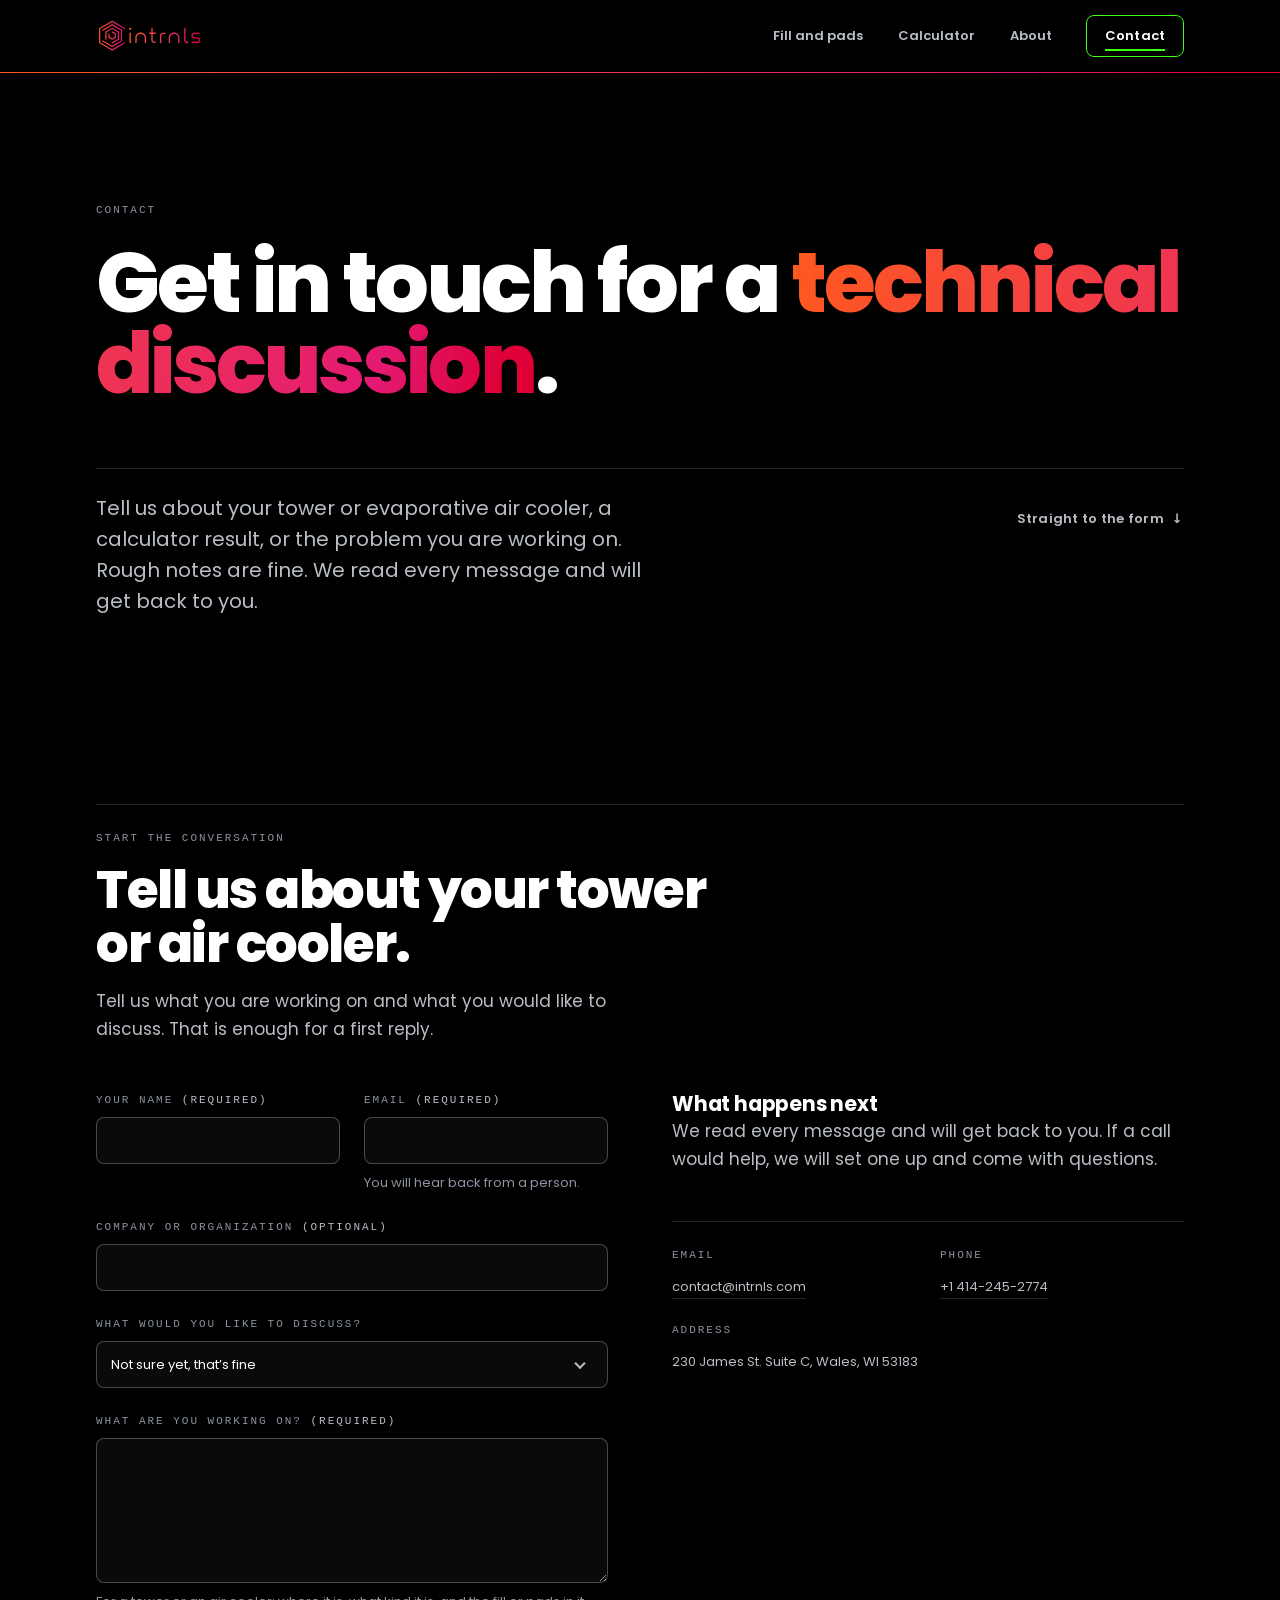
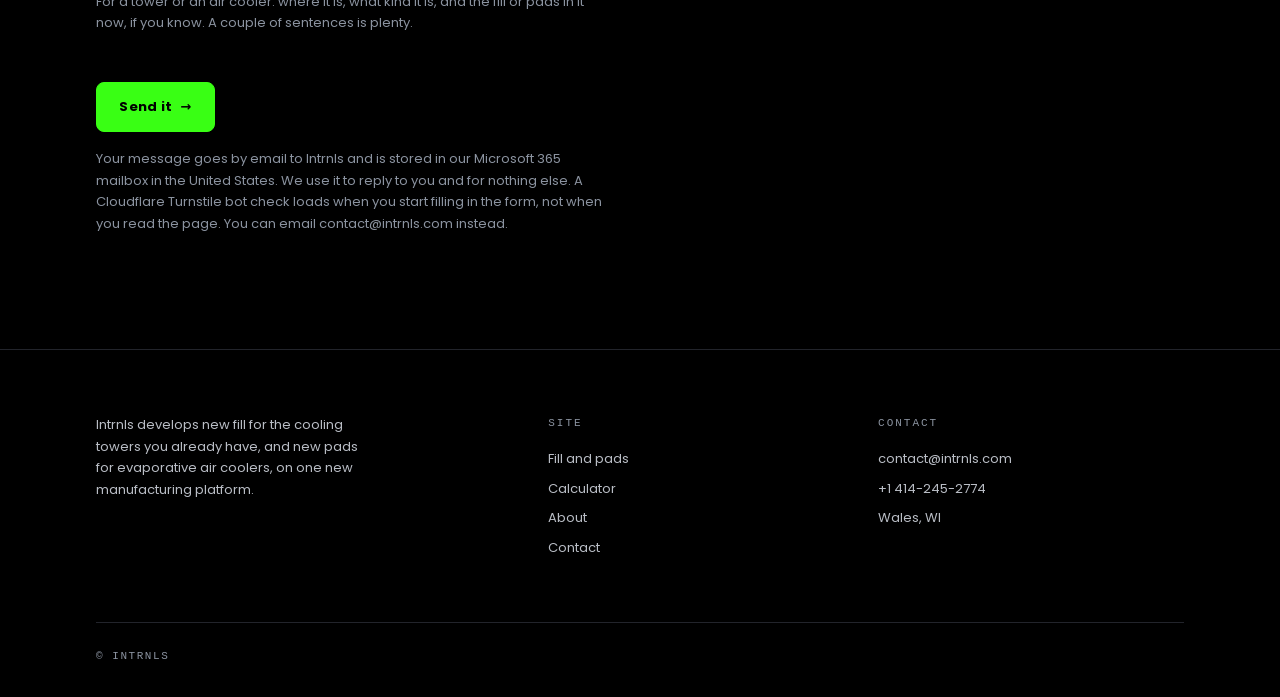
<file: web/contact.html>
<!doctype html>
<html lang="en" data-ground="lab">
<head>
<meta charset="utf-8">
<meta name="viewport" content="width=device-width, initial-scale=1">
<title data-slot="page-title">Contact | Intrnls</title>
<meta name="description" data-slot="meta-description" content="Get in touch with Intrnls for a technical discussion about cooling tower fill, evaporative pads, the calculator, or a hard industrial problem. We read every message.">

<meta property="og:title" content="Contact | Intrnls">
<meta property="og:description" content="Get in touch with Intrnls for a technical discussion about cooling tower fill, evaporative pads, the calculator, or a hard industrial problem. We read every message.">
<meta property="og:url" content="https://intrnls.com/contact.html">
<!-- @include:head-common -->
<!-- GENERATED BLOCK — edits here are overwritten. One source:
     web/_include/head-common.html, then  python3 web/_include/sync.py  .
     Per-page <title> and <meta name="description"> live in the page ABOVE the
     marker, because they are per-page by definition. -->
<meta name="color-scheme" content="dark light">

<meta property="og:type" content="website">
<meta property="og:site_name" content="Intrnls">
<meta property="og:locale" content="en_US">
<meta property="og:image" content="https://intrnls.com/img/og-card-fill.jpg">
<meta property="og:image:width" content="1200">
<meta property="og:image:height" content="630">
<meta property="og:image:alt" content="Close-up of tall 3D-printed lattice columns with water running down their faces, in the brand treatment: a magenta to orange gradient with the brightest water in green.">
<meta name="twitter:card" content="summary_large_image">
<meta name="twitter:image" content="https://intrnls.com/img/og-card-fill.jpg">
<meta name="twitter:image:alt" content="Close-up of tall 3D-printed lattice columns with water running down their faces, in the brand treatment: a magenta to orange gradient with the brightest water in green.">

<link rel="icon" type="image/svg+xml" href="img/favicon.svg">

<!-- One line, deliberately blocking and inline: marks the document as scripted BEFORE
     first paint, so the CSS can show a working stacked nav (instead of a Menu button
     that does nothing) when JavaScript is off. Nothing else runs inline. -->
<script>document.documentElement.classList.add('js')</script>

<!-- Tokens first, site second. tokens.css is a VERBATIM sync of brand/tokens.css —
     re-sync it, never edit it here. site.css declares no palette of its own. -->
<link rel="stylesheet" href="css/tokens.css">
<link rel="stylesheet" href="css/site.css">
<link rel="preload" as="font" type="font/woff2" href="fonts/poppins-latin-800.woff2" crossorigin>

<!-- The site's only global script: the mobile menu. Deferred, and nothing on any page
     needs it to render, read or be navigated. -->
<script src="js/site.js" defer></script>
<!-- /@include:head-common -->

<!-- Page-only script: the contact form's validation and state machine. It is not
     loaded anywhere else, and the form is readable and fillable without it. -->
<script src="js/contact-form.js" defer></script>
</head>

<body>

<!-- @include:header nav=contact -->
<!-- GENERATED BLOCK — edits here are overwritten. The one source for the skip link,
     the header and the primary nav is web/_include/header.html; change it there and
     run  python3 web/_include/sync.py  to push it into every page. -->
<a class="skip" href="#main">Skip to content</a>

<header class="site-head">
  <div class="container head-bar">

    <a class="brand" href="index.html" aria-label="Intrnls, home" data-nav="home"><svg aria-hidden="true" xmlns="http://www.w3.org/2000/svg" xmlns:xlink="http://www.w3.org/1999/xlink" viewBox="0 0 540 180"><defs><style>.cls-1{fill:none;stroke-width:0px}.cls-2{clip-path:url(#clippath-1)}.cls-3{fill:url(#New_Gradient_Swatch_1-2);stroke-width:7px}.cls-3,.cls-4{stroke:currentColor;stroke-miterlimit:10}.cls-4{fill:url(#New_Gradient_Swatch_1);stroke-width:4px}.cls-5{clip-path:url(#clippath)}</style><clipPath id="clippath"><path class="cls-1" d="M80.93,13.14c-.52,0-1.04.13-1.5.4L17.08,49.54c-.93.53-1.5,1.53-1.5,2.6v72c0,1.07.57,2.06,1.5,2.6l62.35,36c.91.53,2.09.53,3,0l62.35-36c1.43-.83,1.93-2.67,1.1-4.1-.83-1.43-2.66-1.93-4.1-1.1l-60.85,35.13-59.35-34.27V53.87l59.35-34.27,60.85,35.13c1.43.83,3.27.33,4.1-1.1.83-1.43.33-3.27-1.1-4.1L82.43,13.54c-.46-.27-.98-.4-1.5-.4ZM34.17,112.11c-.26,0-.52.04-.78.1-.77.21-1.42.7-1.82,1.4-.83,1.43-.33,3.27,1.1,4.1l46.77,27c.91.53,2.09.53,3,0l46.77-27c.93-.53,1.5-1.53,1.5-2.6v-54c0-1.07-.57-2.06-1.5-2.6l-46.77-27c-.93-.54-2.07-.53-3,0l-46.77,27c-1.43.83-1.93,2.67-1.1,4.1.4.69,1.05,1.19,1.82,1.4.77.21,1.58.1,2.27-.3l45.27-26.13,43.77,25.27v50.54l-43.77,25.27-45.27-26.13c-.46-.27-.98-.4-1.5-.4ZM80.93,55.58l28.18,16.27v32.54l-29.68,17.13c-1.43.83-1.93,2.67-1.1,4.1.53.93,1.53,1.5,2.6,1.5.52,0,1.04-.14,1.49-.4h0s31.18-18,31.18-18c.93-.53,1.5-1.53,1.5-2.6v-36c0-1.07-.57-2.06-1.5-2.6l-31.18-18c-.93-.54-2.07-.53-3,0l-31.18,18c-.93.53-1.5,1.53-1.5,2.6v36c0,1.65,1.35,3,3,3s3-1.35,3-3v-34.27l28.18-16.27ZM65.35,76.09c-1.65,0-3,1.35-3,3v18c0,1.07.57,2.06,1.5,2.6l15.59,9c.91.53,2.09.53,3,0l15.59-9c.93-.53,1.5-1.53,1.5-2.6v-18c0-1.07-.57-2.06-1.5-2.6l-15.59-9c-1.43-.83-3.27-.33-4.1,1.1-.4.69-.51,1.5-.3,2.28.21.77.7,1.42,1.4,1.82l14.09,8.13v14.54l-12.59,7.27-12.59-7.27v-16.27c0-1.65-1.35-3-3-3Z"/></clipPath><linearGradient id="New_Gradient_Swatch_1" x1="12.58" y1="87.94" x2="149.02" y2="87.94" gradientUnits="userSpaceOnUse"><stop offset="0" stop-color="#ff5a1f"/><stop offset=".8" stop-color="#e41a74"/><stop offset=".95" stop-color="#de0037"/></linearGradient><clipPath id="clippath-1"><path class="cls-1" d="M390.42,79.39c2.79,0,5.45.54,7.89,1.62,2.39,1.05,4.5,2.49,6.28,4.27s3.22,3.9,4.27,6.28c1.07,2.44,1.62,5.1,1.62,7.89v23.4c0,.91.31,1.62,1.01,2.32s1.42,1.02,2.33,1.02c.99,0,1.74-.31,2.45-1.01.7-.7,1.01-1.42,1.01-2.33v-23.4c0-3.73-.71-7.26-2.11-10.49-1.42-3.26-3.35-6.12-5.75-8.52-2.39-2.39-5.26-4.33-8.52-5.75-3.22-1.4-6.75-2.11-10.48-2.11s-7.14.71-10.37,2.11c-3.26,1.42-6.12,3.35-8.52,5.75-2.4,2.4-4.33,5.26-5.75,8.52-1.4,3.22-2.11,6.75-2.11,10.48v23.4c0,.91.31,1.62,1.01,2.32s1.42,1.02,2.33,1.02c.97,0,1.69-.3,2.35-.98.69-.71.99-1.44.99-2.36v-23.4c0-2.8.54-5.46,1.62-7.89,1.05-2.39,2.49-4.5,4.27-6.28,1.78-1.78,3.93-3.22,6.37-4.28,2.47-1.07,5.1-1.61,7.81-1.61ZM335.94,73.19c-2.17,0-4.29.42-6.29,1.24-2.03.83-3.75,1.98-5.27,3.5-1.52,1.52-2.67,3.25-3.5,5.27-.82,2-1.24,4.12-1.24,6.29v33.36c0,.91.31,1.62,1.01,2.32s1.42,1.02,2.33,1.02c.97,0,1.69-.3,2.35-.98.69-.71.99-1.44.99-2.36v-33.36c0-2.39.9-4.62,2.67-6.63l.31-.31c2.01-1.78,4.24-2.68,6.64-2.68h8.88c.93,0,1.66-.31,2.36-.99.67-.66.98-1.38.98-2.35s-.3-1.69-.98-2.35c-.71-.69-1.44-.99-2.36-.99h-8.88ZM223.38,79.39c2.79,0,5.45.54,7.89,1.62,2.39,1.05,4.5,2.49,6.28,4.27s3.22,3.9,4.27,6.28c1.07,2.44,1.62,5.1,1.62,7.89v23.4c0,.91.31,1.62,1.01,2.32s1.42,1.02,2.33,1.02c.99,0,1.74-.31,2.45-1.01.7-.7,1.01-1.42,1.01-2.33v-23.4c0-3.73-.71-7.26-2.11-10.49-1.42-3.26-3.35-6.12-5.75-8.52-2.39-2.39-5.26-4.33-8.52-5.75-3.22-1.4-6.75-2.11-10.48-2.11s-7.14.71-10.37,2.11c-3.26,1.42-6.12,3.35-8.52,5.75-2.4,2.4-4.33,5.26-5.75,8.52-1.4,3.22-2.11,6.75-2.11,10.48v23.4c0,.91.31,1.62,1.01,2.32s1.42,1.02,2.33,1.02c.97,0,1.69-.3,2.35-.98.69-.71.99-1.44.99-2.36v-23.4c0-2.8.54-5.46,1.62-7.89,1.05-2.39,2.49-4.5,4.27-6.28,1.78-1.78,3.93-3.22,6.37-4.28,2.47-1.07,5.1-1.61,7.81-1.61ZM170.82,72.59c-.97,0-1.69.3-2.35.98-.68.71-.99,1.47-.99,2.48v46.8c0,.93.31,1.66.99,2.36.66.68,1.38.98,2.35.98.91,0,1.62-.31,2.33-1.01.7-.7,1.01-1.42,1.01-2.33v-46.8c0-.99-.31-1.74-1.02-2.45-.7-.7-1.42-1.01-2.32-1.01ZM170.82,48.47c-1.65,0-2.93.5-4.03,1.58-1.08,1.06-1.59,2.3-1.59,3.92s.51,2.9,1.61,4c1.1,1.1,2.38,1.62,4.01,1.62,1.55,0,2.78-.51,3.88-1.62,1.1-1.1,1.62-2.37,1.62-4s-.5-2.86-1.59-3.92c-1.1-1.08-2.35-1.58-3.91-1.58ZM481.97,118.91c-.91,0-1.62.31-2.33,1.01-.7.7-1.01,1.46-1.01,2.45,0,.91.31,1.62,1.01,2.32s1.42,1.02,2.33,1.02h25.56c1.95,0,3.76-.36,5.55-1.11,1.77-.74,3.34-1.8,4.7-3.15,1.35-1.35,2.36-2.87,3.07-4.65.72-1.8,1.07-3.59,1.07-5.48s-.31-3.52-.91-5.12c-.61-1.6-1.47-3.04-2.55-4.28-1.07-1.23-2.37-2.25-3.87-3.05-1.5-.8-3.18-1.34-4.99-1.6l-19.8-2.42c-1.74-.29-3.28-1.14-4.44-2.45-1.21-1.35-1.84-3.03-1.84-4.85,0-2.05.79-3.92,2.29-5.42,1.49-1.49,3.37-2.28,5.41-2.28h23.76c1.01,0,1.78-.31,2.48-.99.68-.66.98-1.38.98-2.35s-.3-1.69-.98-2.35c-.71-.69-1.47-.99-2.48-.99h-23.76c-1.99,0-3.87.37-5.59,1.1-1.72.73-3.24,1.76-4.5,3.06-1.3,1.33-2.36,2.91-3.15,4.68-.76,1.7-1.14,3.56-1.14,5.54,0,1.8.3,3.49.9,5.03.61,1.58,1.46,2.95,2.58,4.21,1.13,1.26,2.48,2.33,4.01,3.18,1.49.82,3.04,1.31,4.75,1.5,3.1.41,6.37.83,9.89,1.26,3.53.44,6.82.86,9.86,1.26l.13.02c1.73.29,3.27,1.14,4.43,2.44,1.21,1.36,1.85,3.04,1.85,4.85,0,2.05-.77,3.9-2.23,5.35-1.46,1.46-3.35,2.23-5.47,2.23h-25.56ZM444.42,48.47c-.93,0-1.66.31-2.36.99-.68.66-.98,1.38-.98,2.35v57.6c0,2.26.42,4.31,1.27,6.29.86,1.98,2.04,3.74,3.52,5.22,1.48,1.48,3.24,2.67,5.21,3.52,1.98.86,4.03,1.27,6.29,1.27h2.4c.97,0,1.69-.3,2.35-.98.69-.71.99-1.44.99-2.36,0-1.01-.31-1.78-.99-2.49-.65-.67-1.38-.97-2.35-.97h-2.4c-2.57,0-4.91-.94-6.75-2.72-1.88-1.81-2.87-4.16-2.87-6.78v-57.6c0-.99-.29-1.72-.96-2.39-.66-.66-1.4-.95-2.39-.95ZM268.98,72.59c-.91,0-1.62.31-2.33,1.01-.7.7-1.01,1.46-1.01,2.45,0,.91.31,1.62,1.01,2.32s1.42,1.02,2.33,1.02h7.58v30.02c0,2.23.43,4.34,1.27,6.29.85,1.97,2.03,3.7,3.49,5.13,1.49,1.45,3.25,2.63,5.24,3.49,1.98.86,4.03,1.27,6.29,1.27h3c.99,0,1.72-.29,2.39-.96.66-.66.95-1.4.95-2.38,0-.93-.31-1.66-.99-2.37-.65-.67-1.38-.97-2.35-.97h-3c-2.6,0-4.93-.96-6.74-2.77-1.81-1.8-2.76-4.13-2.76-6.73v-30.02h13.22c.97,0,1.69-.3,2.35-.98.69-.71.99-1.44.99-2.36,0-1.01-.31-1.78-.99-2.48-.65-.67-1.38-.98-2.35-.98h-13.22v-20.78c0-.97-.3-1.69-.98-2.35-.71-.68-1.47-.99-2.48-.99-.93,0-1.66.31-2.36.99-.68.66-.98,1.38-.98,2.35v20.78h-7.58Z"/></clipPath><linearGradient id="New_Gradient_Swatch_1-2" x1="160.51" y1="87.33" x2="526.6" y2="87.33" xlink:href="#New_Gradient_Swatch_1"/></defs><g class="cls-5"><rect class="cls-4" x="12.58" y="10.68" width="136.44" height="154.52"/></g><g class="cls-2"><rect class="cls-3" x="160.51" y="29.45" width="366.09" height="115.77"/></g></svg></a>

    <button class="nav-toggle" id="navToggle" aria-expanded="false" aria-controls="primary-nav">
      <span class="bars" aria-hidden="true"><i></i><i></i><i></i></span>
      <span>Menu</span>
    </button>

    <nav class="nav" id="primary-nav" aria-label="Primary">

      <a href="index.html" data-nav="fill">Fill and pads</a>
      <a href="calculator.html" data-nav="calculator">Calculator</a>
      <a href="about.html" data-nav="about">About</a>

      <a class="btn btn-line" href="contact.html" data-nav="contact" aria-current="page">Contact</a>
    </nav>
  </div>
</header>
<!-- /@include:header -->

<!-- tabindex="-1" so the skip link actually MOVES focus, not just the scroll
     position: Chrome and Firefox will forward focus to a non-focusable anchor
     target, Safari will not. No ring appears — the ring is :focus-visible. -->
<main id="main" tabindex="-1">

  <!-- ======================= HERO ======================= -->
  <section class="hero" aria-labelledby="hero-h">
    <div class="container">
      <span class="kicker" data-slot="hero-eyebrow">Contact</span>

      <!-- The page's ONE gradient moment: one word, display size, inside the h1. -->
      <!-- The page's ONE gradient moment, on the phrase that is the site's call to action. -->
      <h1 class="h1" id="hero-h" data-slot="hero-headline">
        Get in touch for a <span class="grad">technical discussion</span>.
      </h1>

      <div class="hero-foot">
        <p class="lede" data-slot="hero-standfirst">
          Tell us about your tower or evaporative air cooler, a calculator result, or the problem you are working on.
          Rough notes are fine. We read every message and will get back to you.
        </p>
        <div class="hero-actions">
          <!-- No filled green here: the page's primary action is the form's Send button,
               and this is only a shortcut to it. It earns its place on a phone, where the
               form is a screen and a half further down. -->
          <a class="btn btn-text" href="#form-h">Straight to the form <span class="arw" aria-hidden="true">&darr;</span></a>
        </div>
      </div>
    </div>
  </section>

  <!-- ======================= FORM + ASIDE ======================= -->
  <section class="band" aria-labelledby="form-h">
    <div class="container">
      <div class="sec-head">
        <div>

          <span class="kicker" data-slot="form-eyebrow">Start the conversation</span>
          <h2 class="h2" id="form-h" data-slot="form-headline">Tell us about your tower or air cooler.</h2>
          <p class="deck" data-slot="form-deck">
            Tell us what you are working on and what you would like to discuss. That is enough
            for a first reply.
          </p>
        </div>
      </div>

      <div class="duo">
        <div>
          <!-- novalidate: we own the messages, so they are consistent, positioned under
               the field, wired with aria-describedby, and identical on every browser.
               The required/type attributes stay — they are what assistive tech reads. -->
          <form class="form" id="contact-form" novalidate>

            <!-- NOT A REAL FIELD. Humans leave it blank; a bot that fills every input
                 gets an honest failure rather than a silent success.
                 display:none, not off-screen positioning: off-screen is exactly the
                 shape password managers DO fill, and a false positive here is a
                 genuine enquiry silently refused. Hidden also keeps it out of the tab
                 order and the accessibility tree for free.
                 The name attribute is deliberately NOT "website" or "url" -- those are
                 autofill tokens. Nothing reads this attribute anyway; the payload key
                 is set in js/contact-form.js. -->
            <div hidden aria-hidden="true" style="display:none">
              <label for="c-website">Leave this field empty</label>
              <input id="c-website" name="c-hp-2" type="text" tabindex="-1"
                     autocomplete="off" value="">
            </div>

            <!-- ERROR SUMMARY. role="alert" so it is announced when it appears;
                 tabindex="-1" so submit can move the reader straight to it. Each item
                 is a link to the field that failed. -->
            <div class="notice" data-state="err" id="form-alert" role="alert" tabindex="-1" hidden>
              <span class="ic" aria-hidden="true">&#9888;</span>
              <div class="err-summary">
                <p><strong id="form-alert-title">There is a problem with this form.</strong></p>
                <ul id="form-alert-list"></ul>
              </div>
            </div>

            <div class="form-grid">
              <div class="field">
                <label for="c-name">Your name <span class="req">(required)</span></label>
                <input class="input" id="c-name" name="name" type="text" autocomplete="name"
                       required maxlength="100" aria-describedby="err-c-name">
                <p class="field-err" id="err-c-name" hidden>
                  <span class="ic" aria-hidden="true">&#9888;</span>
                  <span class="msg"></span>
                </p>
              </div>

              <div class="field">
                <label for="c-email">Email <span class="req">(required)</span></label>
                <input class="input" id="c-email" name="email" type="email" autocomplete="email"
                       inputmode="email" required aria-describedby="hint-c-email err-c-email">
                <p class="hint" id="hint-c-email">You will hear back from a person.</p>
                <p class="field-err" id="err-c-email" hidden>
                  <span class="ic" aria-hidden="true">&#9888;</span>
                  <span class="msg"></span>
                </p>
              </div>
            </div>

            <div class="field">
              <label for="c-org">Company or organization <span class="req">(optional)</span></label>
              <input class="input" id="c-org" name="organization" type="text"
                     autocomplete="organization" maxlength="200">
            </div>

            <div class="field">
              <label for="c-kind">What would you like to discuss?</label>

              <div class="select-wrap">
                <select class="input" id="c-kind" name="kind">
                  <!-- The form's server accepts only "", materials, design-prototyping, pilot, other.
                       Labels changed in the 2026 refresh; values stay inside that set. -->
                  <option value="pilot" data-slot="kind-1">Cooling tower fill or evaporative pads</option>
                  <option value="other" data-slot="kind-2">The calculator</option>
                  <option value="other">Something else</option>
                  <!-- selected: the default must be the neutral answer, not a topic picked for them -->
                  <option value="" selected>Not sure yet, that&rsquo;s fine</option>
                </select>
              </div>
            </div>

            <div class="field">
              <label for="c-message">What are you working on? <span class="req">(required)</span></label>
              <textarea class="input" id="c-message" name="message" rows="6"
                        required maxlength="5000"
                        aria-describedby="hint-c-message err-c-message"></textarea>
              <p class="hint" id="hint-c-message">For a tower or an air cooler: where it is, what kind it is, and the fill or pads in it now, if you know. A couple of sentences is plenty.</p>
              <p class="field-err" id="err-c-message" hidden>
                <span class="ic" aria-hidden="true">&#9888;</span>
                <span class="msg"></span>
              </p>
            </div>

            <div class="field" id="c-turnstile"></div>

            <div class="form-actions">
              <!-- THE page's one filled green: this is the primary action. -->
              <button class="btn btn-go" type="submit" id="c-submit"
                      aria-describedby="form-fineprint-text">
                Send it <span class="arw" aria-hidden="true">&rarr;</span>
              </button>

              <p class="form-foot" data-slot="form-fineprint" id="form-fineprint-text">
                Your message goes by email to Intrnls and is stored in our Microsoft 365
                mailbox in the United States. We use it to reply to you and for nothing
                else. A Cloudflare Turnstile bot check loads when you start filling in
                the form, not when you read the page. You can email
                <a href="mailto:contact@intrnls.com">contact@intrnls.com</a> instead.
              </p>
            </div>

            <!-- POLITE status: sending. Present from the start so the live region is
                 already in the accessibility tree when its content changes. -->
            <div class="notice" data-state="busy" id="form-status" role="status" aria-live="polite" hidden>
              <span class="ic" aria-hidden="true">&#9679;</span>
              <p id="form-status-msg"></p>
            </div>
          </form>

          <!-- SUCCESS replaces the form rather than sitting above it: leaving a filled
               form on screen after a send invites a second send. Focus moves here. -->
          <div class="notice" data-state="ok" id="form-success" tabindex="-1" hidden>
            <span class="ic" aria-hidden="true">&#10003;</span>
            <div>
              <p><strong>Sent.</strong> <span data-slot="success-body">We read every message and will get back to you.</span></p>
            </div>
          </div>
        </div>

        <!-- ---------------- ASIDE ---------------- -->
        <aside aria-labelledby="next-h">
          <h3 class="h3" id="next-h" data-slot="aside-headline">What happens next</h3>
          <div class="prose gap-bottom">
            <p data-slot="aside-body">
              We read every message and will get back to you. If a call would
              help, we will set one up and come with questions.
            </p>
          </div>

          <dl class="factsheet">
            <div>
              <dt>Email</dt>
              <dd><a href="mailto:contact@intrnls.com">contact@intrnls.com</a></dd>
            </div>
            <div>
              <dt>Phone</dt>
              <dd><a href="tel:+14142452774">+1 414-245-2774</a></dd>
            </div>
            <div class="fact-wide">
              <dt>Address</dt>
              <dd>230 James St. Suite C, Wales, WI 53183</dd>
            </div>
          </dl>
        </aside>
      </div>
    </div>
  </section>

</main>

<!-- @include:footer -->

<footer class="site-foot">
  <div class="container">
    <div class="foot-grid">
      <div>

        <p class="foot-lede" data-slot="foot-lede">
          Intrnls develops new fill for the cooling towers you already have, and new pads for
          evaporative air coolers, on one new manufacturing platform.
        </p>
      </div>
      <div>
        <h2>Site</h2>
        <ul>
          <li><a href="index.html">Fill and pads</a></li>
          <li><a href="calculator.html">Calculator</a></li>
          <li><a href="about.html">About</a></li>
          <li><a href="contact.html">Contact</a></li>
        </ul>
      </div>
      <div>
        <h2>Contact</h2>

        <ul>
          <li><a href="mailto:contact@intrnls.com">contact@intrnls.com</a></li>
          <li><a href="tel:+14142452774">+1 414-245-2774</a></li>
          <li>Wales, WI</li>
        </ul>
      </div>
      <!-- NO "ELSEWHERE" COLUMN. We were given no social accounts, so the column
           and its heading are gone rather than standing empty; .foot-grid is three
           columns to match. Re-adding it is this block plus the column count. -->
    </div>
    <div class="foot-rule">
      <span>&copy; Intrnls</span>

    </div>
  </div>
</footer>
<!-- /@include:footer -->

</body>
</html>
</file>
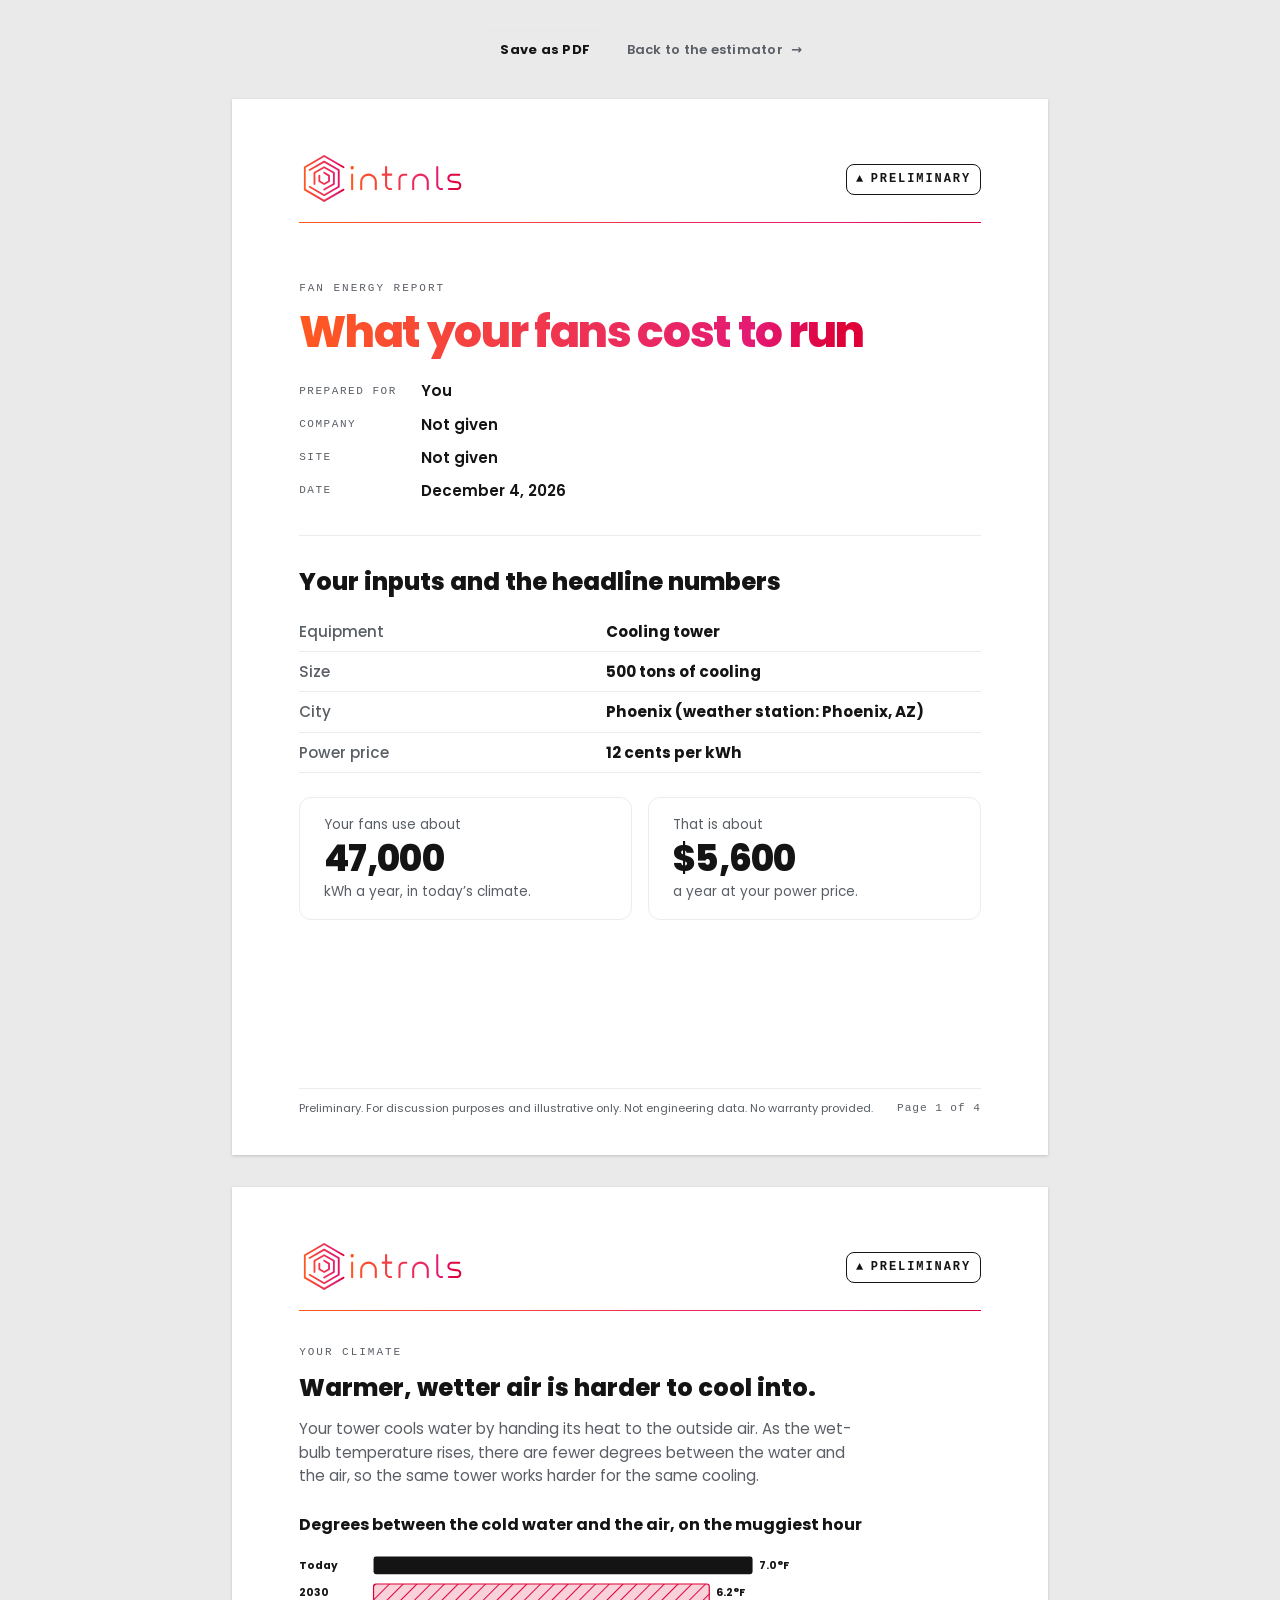
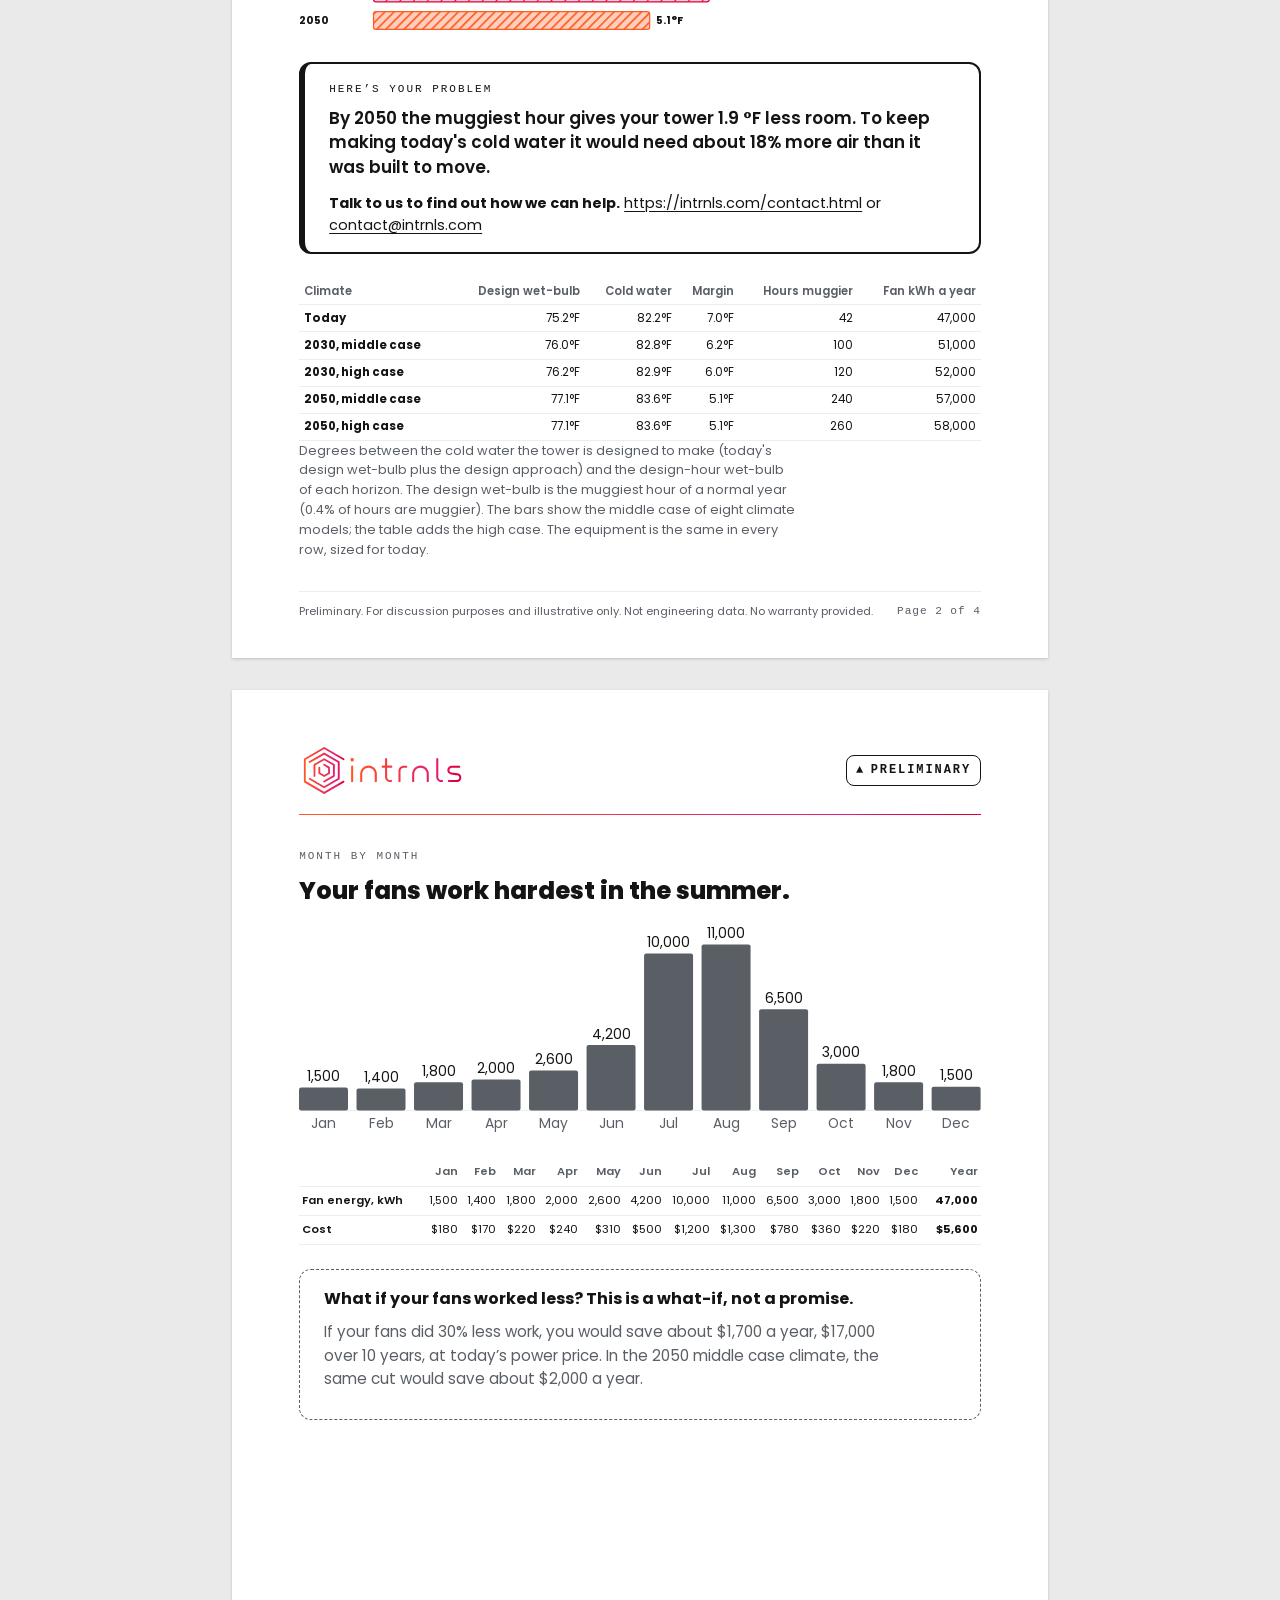
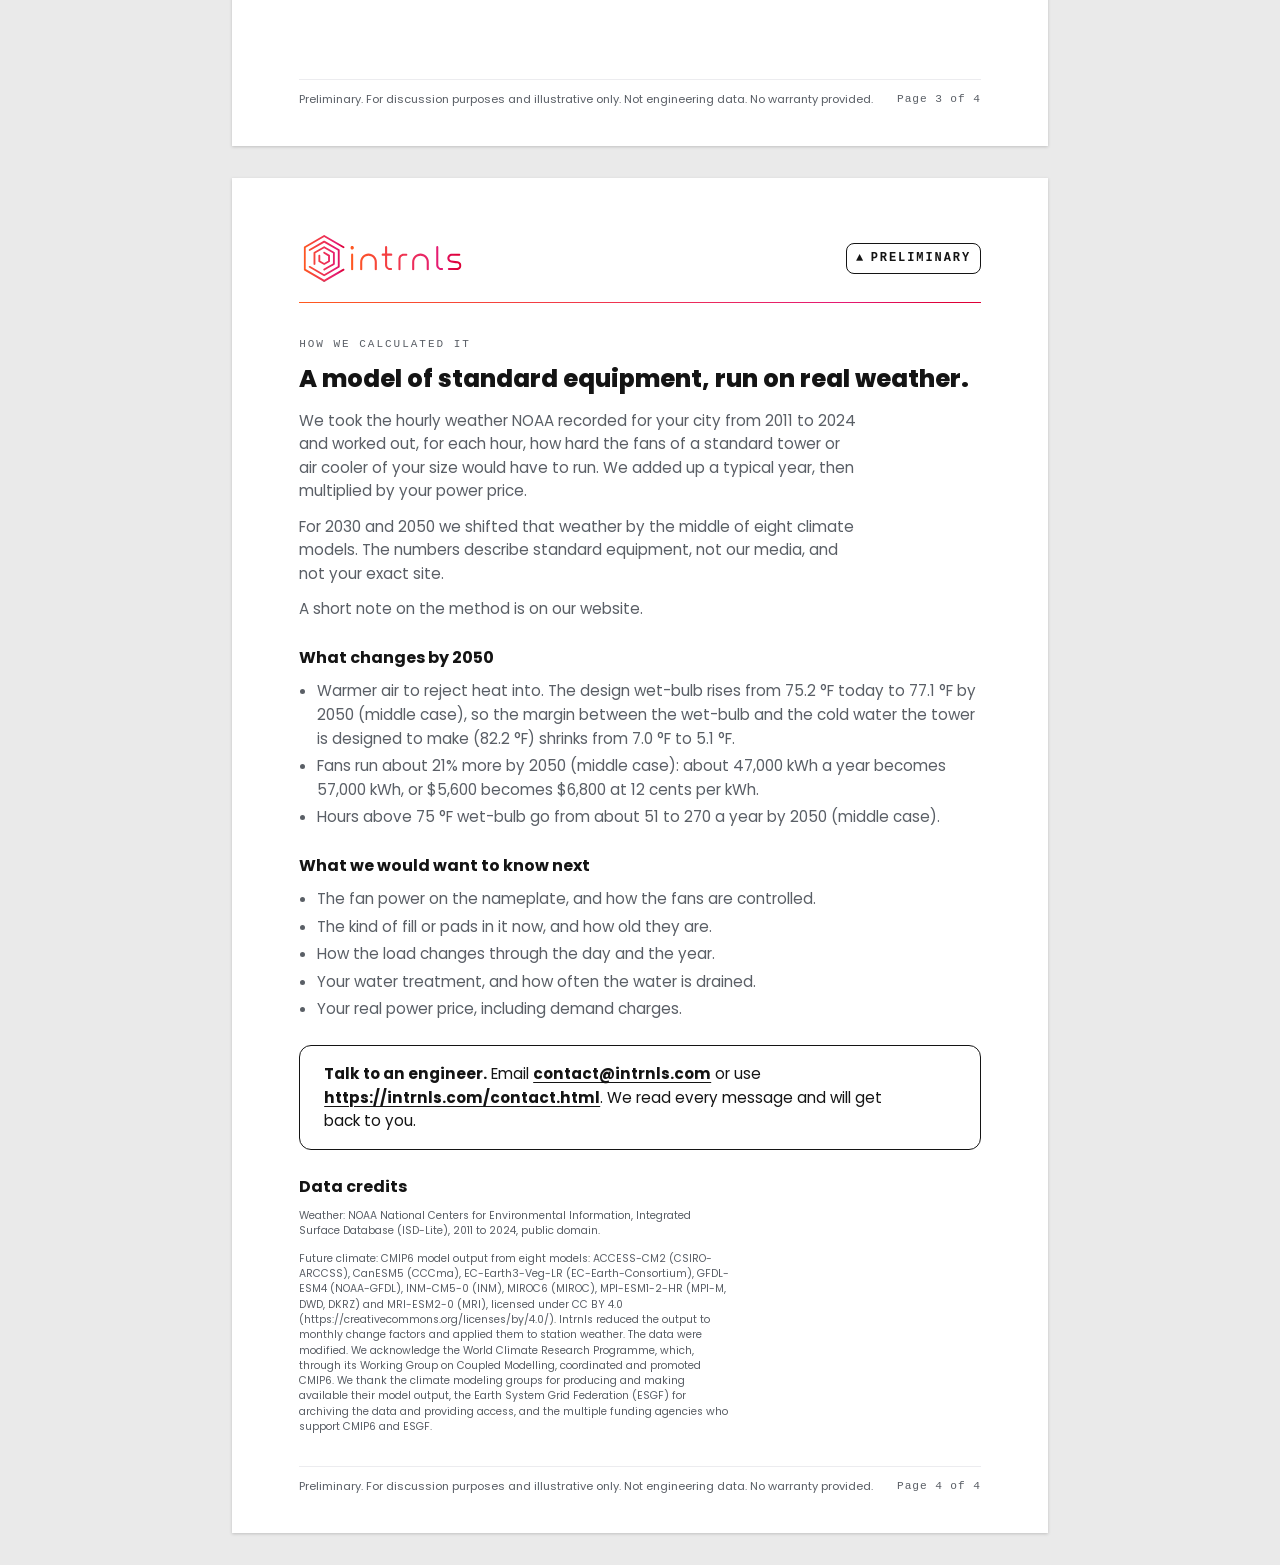
<file: web/report.html>
<!doctype html>
<html lang="en" data-ground="cashmere">
<head>
<meta charset="utf-8">
<meta name="viewport" content="width=device-width, initial-scale=1">
<title data-slot="page-title">Your fan energy report | Intrnls</title>
<meta name="description" data-slot="meta-description" content="A preliminary fan energy report from the Intrnls estimator. For discussion purposes and illustrative only.">
<meta name="robots" content="noindex">
<meta property="og:title" content="Your fan energy report | Intrnls">
<meta property="og:description" content="A preliminary fan energy report from the Intrnls estimator. For discussion purposes and illustrative only.">
<meta property="og:url" content="https://intrnls.com/report.html">
<!-- @include:head-common -->
<!-- GENERATED BLOCK — edits here are overwritten. One source:
     web/_include/head-common.html, then  python3 web/_include/sync.py  .
     Per-page <title> and <meta name="description"> live in the page ABOVE the
     marker, because they are per-page by definition. -->
<meta name="color-scheme" content="dark light">

<meta property="og:type" content="website">
<meta property="og:site_name" content="Intrnls">
<meta property="og:locale" content="en_US">
<meta property="og:image" content="https://intrnls.com/img/og-card-fill.jpg">
<meta property="og:image:width" content="1200">
<meta property="og:image:height" content="630">
<meta property="og:image:alt" content="Close-up of tall 3D-printed lattice columns with water running down their faces, in the brand treatment: a magenta to orange gradient with the brightest water in green.">
<meta name="twitter:card" content="summary_large_image">
<meta name="twitter:image" content="https://intrnls.com/img/og-card-fill.jpg">
<meta name="twitter:image:alt" content="Close-up of tall 3D-printed lattice columns with water running down their faces, in the brand treatment: a magenta to orange gradient with the brightest water in green.">

<link rel="icon" type="image/svg+xml" href="img/favicon.svg">

<!-- One line, deliberately blocking and inline: marks the document as scripted BEFORE
     first paint, so the CSS can show a working stacked nav (instead of a Menu button
     that does nothing) when JavaScript is off. Nothing else runs inline. -->
<script>document.documentElement.classList.add('js')</script>

<!-- Tokens first, site second. tokens.css is a VERBATIM sync of brand/tokens.css —
     re-sync it, never edit it here. site.css declares no palette of its own. -->
<link rel="stylesheet" href="css/tokens.css">
<link rel="stylesheet" href="css/site.css">
<link rel="preload" as="font" type="font/woff2" href="fonts/poppins-latin-800.woff2" crossorigin>

<!-- The site's only global script: the mobile menu. Deferred, and nothing on any page
     needs it to render, read or be navigated. -->
<script src="js/site.js" defer></script>
<!-- /@include:head-common -->
<link rel="stylesheet" href="css/report.css">
<script src="js/report-data.js" defer></script>
<script src="js/report.js" defer></script>
</head>

<!--
  Fan energy report. Four letter-size sheets, print-ready (Save as PDF from the browser).
  Ground: Cashmere, like the letterhead. One logo per sheet. Every sheet carries the
  PRELIMINARY stamp and the disclaimer. Numbers come from IntrnlsReport.compute(inputs);
  the inputs come from the URL, the person's details from this browser session only.
-->
<body>
<a class="skip" href="#main">Skip to the report</a>

<div class="rp-tools">
  <button type="button" class="btn btn-line" id="rp-print">Save as PDF</button>
  <a class="btn btn-text" href="calculator.html" id="rp-back">Back to the estimator <span class="arw" aria-hidden="true">&rarr;</span></a>
</div>
<p class="rp-sample" id="rp-sample" role="alert" hidden></p>

<main id="main" tabindex="-1">

  <!-- ======================= SHEET 1: cover, inputs, headline ======================= -->
  <section class="sheet" aria-labelledby="rp-title">
    <header class="rp-head">
      <a class="rp-logo brand" href="index.html" aria-label="Intrnls, home"><img src="img/intrnls-lockup-horizontal.svg" alt="" width="540" height="180"></a>
      <span class="rp-stamp"><span class="ic" aria-hidden="true">&#9650;</span>Preliminary</span>
    </header>
    <div class="rp-body">
      <div class="rp-cover">
        <span class="rp-kicker">Fan energy report</span>
        <h1 id="rp-title"><span class="grad">What your fans cost to run</span></h1>
        <dl class="rp-for">
          <dt>Prepared for</dt><dd id="rp-name">You</dd>
          <dt>Company</dt><dd id="rp-company">Not given</dd>
          <dt>Site</dt><dd id="rp-site">Not given</dd>
          <dt>Date</dt><dd id="rp-date"></dd>
        </dl>
      </div>
      <h2>Your inputs and the headline numbers</h2>
      <table class="rp-inputs">
        <caption class="sr-only">Your inputs</caption>
        <tbody>
          <tr><th scope="row">Equipment</th><td id="rp-in-kind"></td></tr>
          <tr><th scope="row">Size</th><td id="rp-in-tons"></td></tr>
          <tr id="rp-in-fan-row" hidden><th scope="row">Fan motors</th><td id="rp-in-fan"></td></tr>
          <tr><th scope="row">City</th><td id="rp-in-city"></td></tr>
          <tr><th scope="row">Power price</th><td id="rp-in-price"></td></tr>
        </tbody>
      </table>
      <div class="rp-nums">
        <div class="rp-num"><span>Your fans use about</span><strong id="rp-kwh"></strong><span>kWh a year, in today&rsquo;s climate.</span></div>
        <div class="rp-num"><span>That is about</span><strong id="rp-dollars"></strong><span>a year at your power price.</span></div>
      </div>
    </div>
    <footer class="rp-foot"><span>Preliminary. For discussion purposes and illustrative only. Not engineering data. No warranty provided.</span><span class="pg">Page 1 of 4</span></footer>
  </section>

  <!-- ======================= SHEET 2: climate today, 2030, 2050 ======================= -->
  <section class="sheet" aria-labelledby="rp-climate-h">
    <header class="rp-head">
      <span class="rp-logo"><img src="img/intrnls-lockup-horizontal.svg" alt="Intrnls" width="540" height="180"></span>
      <span class="rp-stamp"><span class="ic" aria-hidden="true">&#9650;</span>Preliminary</span>
    </header>
    <div class="rp-body">
      <span class="rp-kicker">Your climate</span>
      <h2 id="rp-climate-h">Warmer, wetter air is harder to cool into.</h2>
      <p id="rp-climate-lede">Your tower cools water by handing its heat to the outside air. As the wet-bulb temperature rises, there are fewer degrees between the water and the air, so the same tower works harder for the same cooling.</p>

      <h3 id="rp-gap-h">Degrees between the cold water and the air, on the muggiest hour</h3>
      <div class="rp-chart" id="rp-gap-chart" role="img" aria-labelledby="rp-gap-h"></div>


      <!-- Here's your problem: one or two plain sentences from the data (standard fill only),
           then the invitation. Hidden when the data carries no problem statement. -->
      <div class="rp-problem" id="rp-problem" hidden>
        <span class="rp-kicker">Here&rsquo;s your problem</span>
        <p class="rp-problem-text" id="rp-problem-text"></p>
        <p class="rp-problem-cta"><strong>Talk to us to find out how we can help.</strong> <a href="https://intrnls.com/contact.html">https://intrnls.com/contact.html</a> or <a href="mailto:contact@intrnls.com">contact@intrnls.com</a></p>
      </div>

      <div class="rp-scroll"><table class="rp-month rp-clim" id="rp-climate-table">
        <caption class="sr-only">Climate today, in 2030 and in 2050, middle and high cases</caption>
        <thead><tr><th scope="col">Climate</th><th scope="col">Design wet-bulb</th><th scope="col" id="rp-col-water">Cold water</th><th scope="col">Margin</th><th scope="col">Hours muggier</th><th scope="col">Fan kWh a year</th></tr></thead>
        <tbody></tbody>
      </table></div>
      <p class="rp-cap"><span id="rp-margin-def"></span> The design wet-bulb is the muggiest hour of a normal year (0.4% of hours are muggier). The bars show the middle case of eight climate models; the table adds the high case. The equipment is the same in every row, sized for today.</p>
    </div>
    <footer class="rp-foot"><span>Preliminary. For discussion purposes and illustrative only. Not engineering data. No warranty provided.</span><span class="pg">Page 2 of 4</span></footer>
  </section>

  <!-- ======================= SHEET 3: month by month, and the what-if ======================= -->
  <section class="sheet" aria-labelledby="rp-month-h">
    <header class="rp-head">
      <span class="rp-logo"><img src="img/intrnls-lockup-horizontal.svg" alt="Intrnls" width="540" height="180"></span>
      <span class="rp-stamp"><span class="ic" aria-hidden="true">&#9650;</span>Preliminary</span>
    </header>
    <div class="rp-body">
      <span class="rp-kicker">Month by month</span>
      <h2 id="rp-month-h">Your fans work hardest in the summer.</h2>
      <div class="rp-chart" id="rp-month-chart" role="img" aria-label="Fan energy by month, in kWh"></div>
      <div class="rp-scroll"><table class="rp-month rp-month-x" id="rp-month-table">
        <caption class="sr-only">Fan energy and cost by month</caption>
        <thead><tr id="rp-month-head"><th scope="col"><span class="sr-only">Measure</span></th></tr></thead>
        <tbody></tbody>
      </table></div>
      <div class="rp-whatif">
        <h3 id="rp-whatif-h">What if your fans worked less? This is a what-if, not a promise.</h3>
        <p id="rp-whatif-text"></p>
        <table class="rp-paths" id="rp-paths" hidden>
          <caption class="sr-only">Upgrade paths, today's climate</caption>
          <thead><tr><th scope="col">Path</th><th scope="col">Fan energy a year</th><th scope="col">Cost a year</th><th scope="col">Saves a year</th></tr></thead>
          <tbody id="rp-paths-body"></tbody>
        </table>
        <p class="rp-paths-note" id="rp-paths-note" hidden></p>
      </div>
    </div>
    <footer class="rp-foot"><span>Preliminary. For discussion purposes and illustrative only. Not engineering data. No warranty provided.</span><span class="pg">Page 3 of 4</span></footer>
  </section>

  <!-- ======================= SHEET 4: how we calculated it, credits, next ======================= -->
  <section class="sheet" aria-labelledby="rp-how-h">
    <header class="rp-head">
      <span class="rp-logo"><img src="img/intrnls-lockup-horizontal.svg" alt="Intrnls" width="540" height="180"></span>
      <span class="rp-stamp"><span class="ic" aria-hidden="true">&#9650;</span>Preliminary</span>
    </header>
    <div class="rp-body">
      <span class="rp-kicker">How we calculated it</span>
      <h2 id="rp-how-h">A model of standard equipment, run on real weather.</h2>
      <p id="rp-how-1">We took the hourly weather NOAA recorded for your city from 2011 to 2024 and worked out, for each hour, how hard the fans of a standard tower or air cooler of your size would have to run. We added up a typical year, then multiplied by your power price.</p>
      <p>For 2030 and 2050 we shifted that weather by the middle of eight climate models. The numbers describe standard equipment, not our media, and not your exact site.</p>
      <p><a href="calculator/method.html">A short note on the method is on our website.</a></p>

      <h3>What changes by 2050</h3>
      <ul class="rp-list" id="rp-changes"></ul>
      <h3>What we would want to know next</h3>
      <ul class="rp-list">
        <li>The fan power on the nameplate, and how the fans are controlled.</li>
        <li>The kind of fill or pads in it now, and how old they are.</li>
        <li>How the load changes through the day and the year.</li>
        <li>Your water treatment, and how often the water is drained.</li>
        <li>Your real power price, including demand charges.</li>
      </ul>

      <div class="rp-cta">
        <p><strong>Talk to an engineer.</strong> Email <a href="mailto:contact@intrnls.com">contact@intrnls.com</a> or use <a href="https://intrnls.com/contact.html">https://intrnls.com/contact.html</a>. We read every message and will get back to you.</p>
      </div>

      <h3>Data credits</h3>
      <p class="rp-credits">Weather: NOAA National Centers for Environmental Information, Integrated Surface Database (ISD-Lite), 2011 to 2024, public domain.</p>
      <p class="rp-credits">Future climate: CMIP6 model output from eight models: ACCESS-CM2 (CSIRO-ARCCSS), CanESM5 (CCCma), EC-Earth3-Veg-LR (EC-Earth-Consortium), GFDL-ESM4 (NOAA-GFDL), INM-CM5-0 (INM), MIROC6 (MIROC), MPI-ESM1-2-HR (MPI-M, DWD, DKRZ) and MRI-ESM2-0 (MRI), licensed under CC BY 4.0 (https://creativecommons.org/licenses/by/4.0/). Intrnls reduced the output to monthly change factors and applied them to station weather. The data were modified. We acknowledge the World Climate Research Programme, which, through its Working Group on Coupled Modelling, coordinated and promoted CMIP6. We thank the climate modeling groups for producing and making available their model output, the Earth System Grid Federation (ESGF) for archiving the data and providing access, and the multiple funding agencies who support CMIP6 and ESGF.</p>
    </div>
    <footer class="rp-foot"><span>Preliminary. For discussion purposes and illustrative only. Not engineering data. No warranty provided.</span><span class="pg">Page 4 of 4</span></footer>
  </section>

</main>
</body>
</html>
</file>
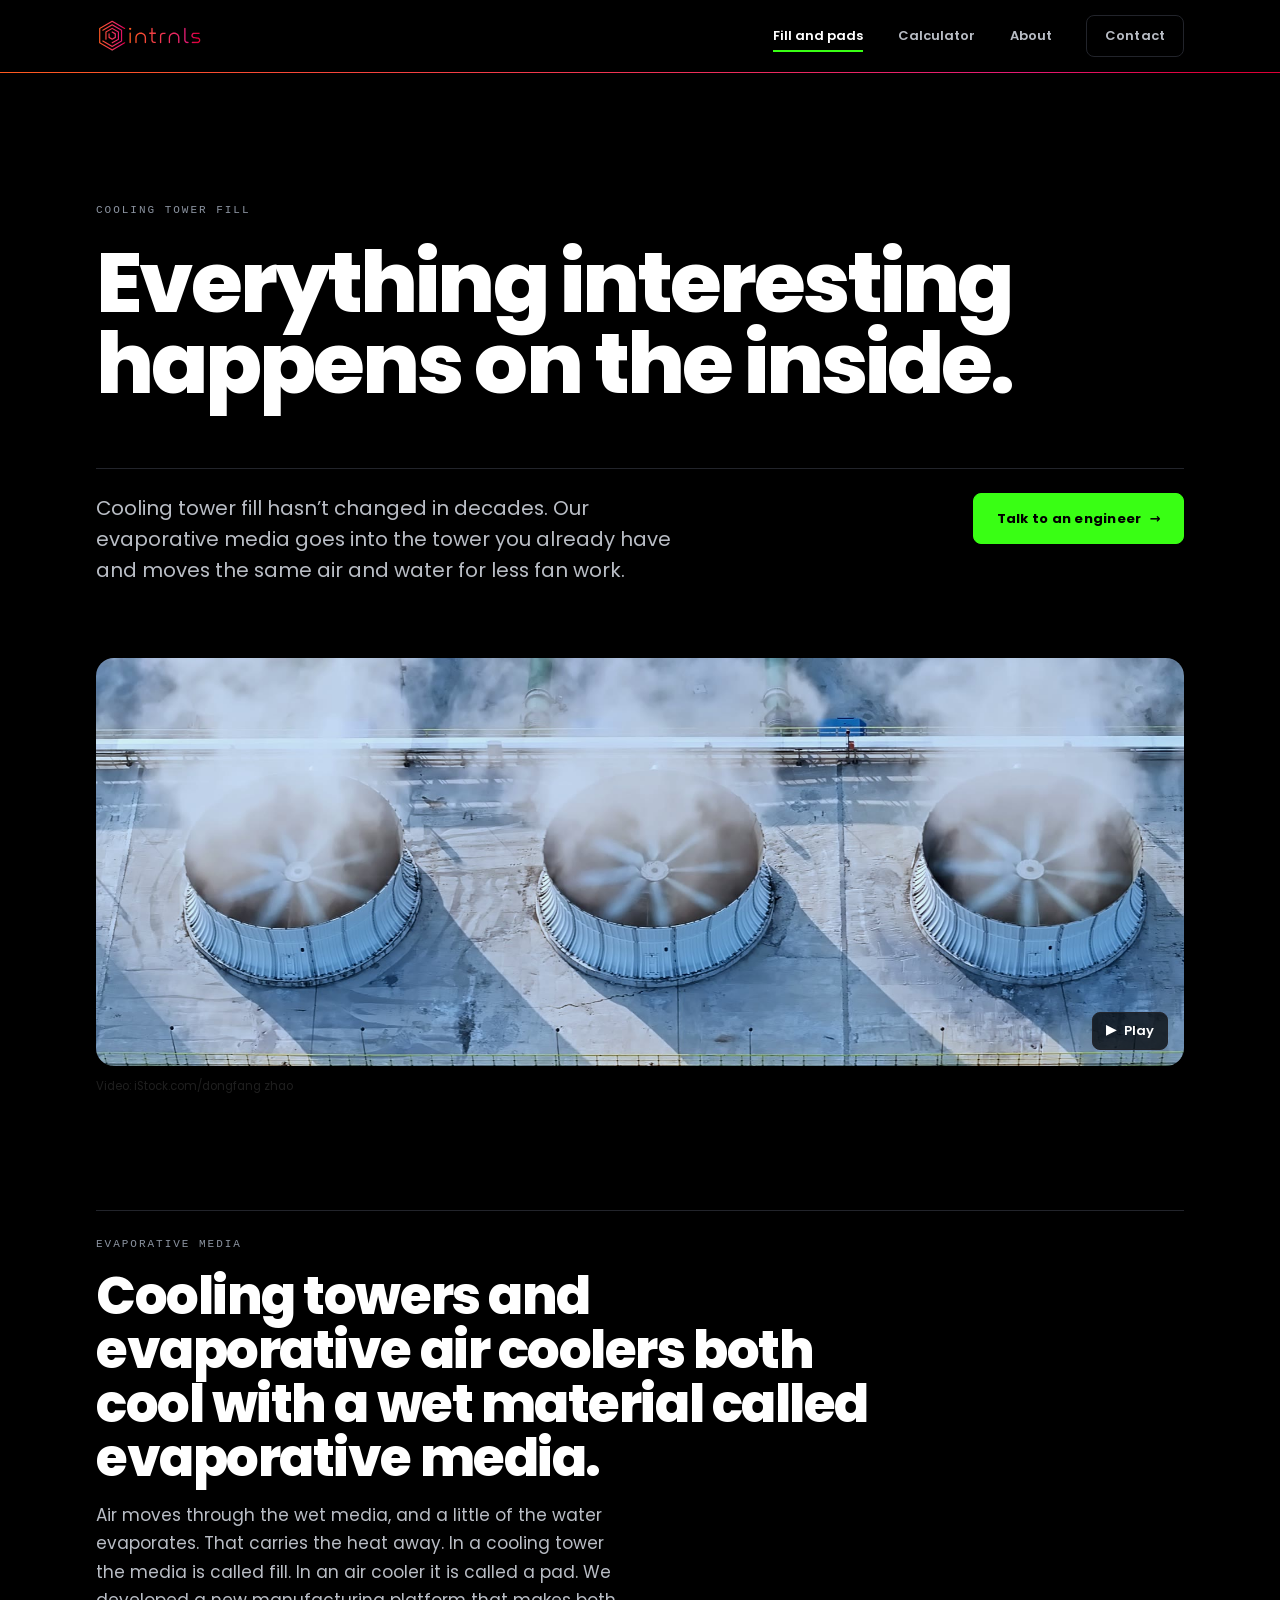
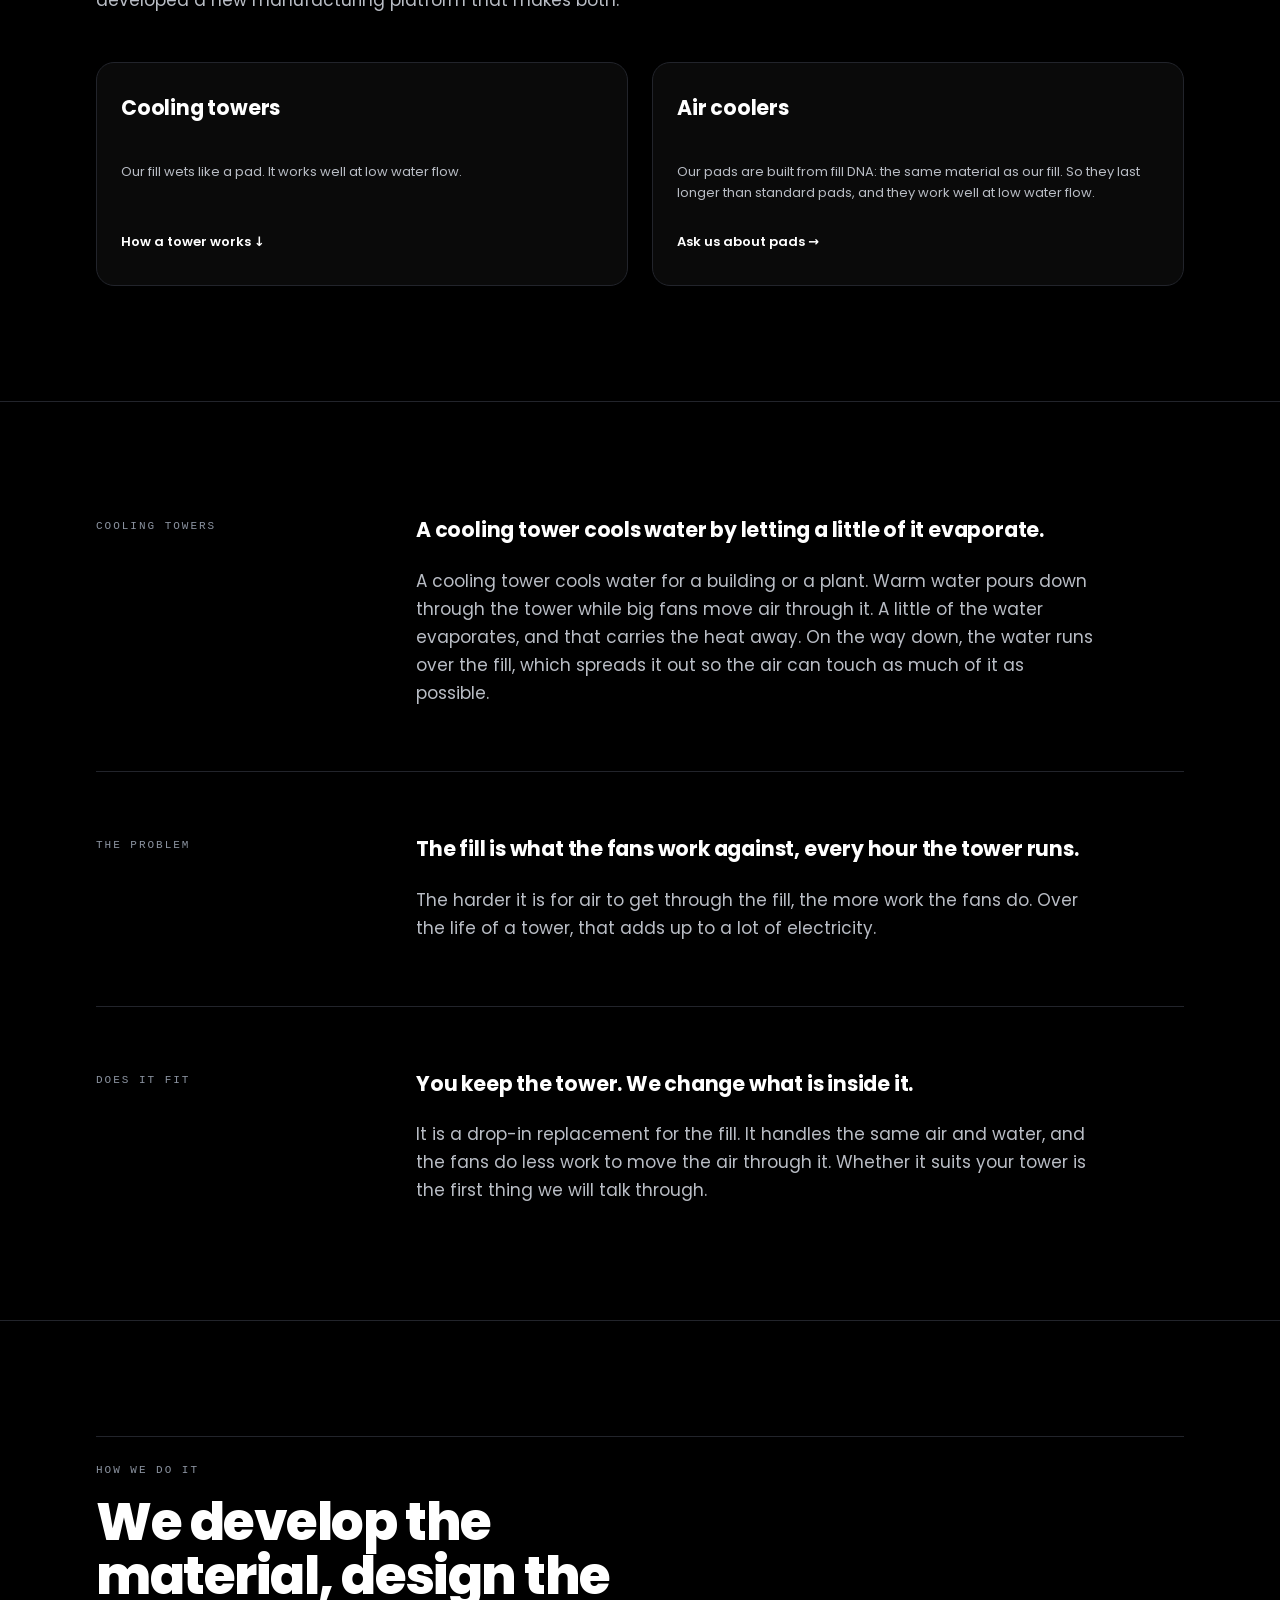
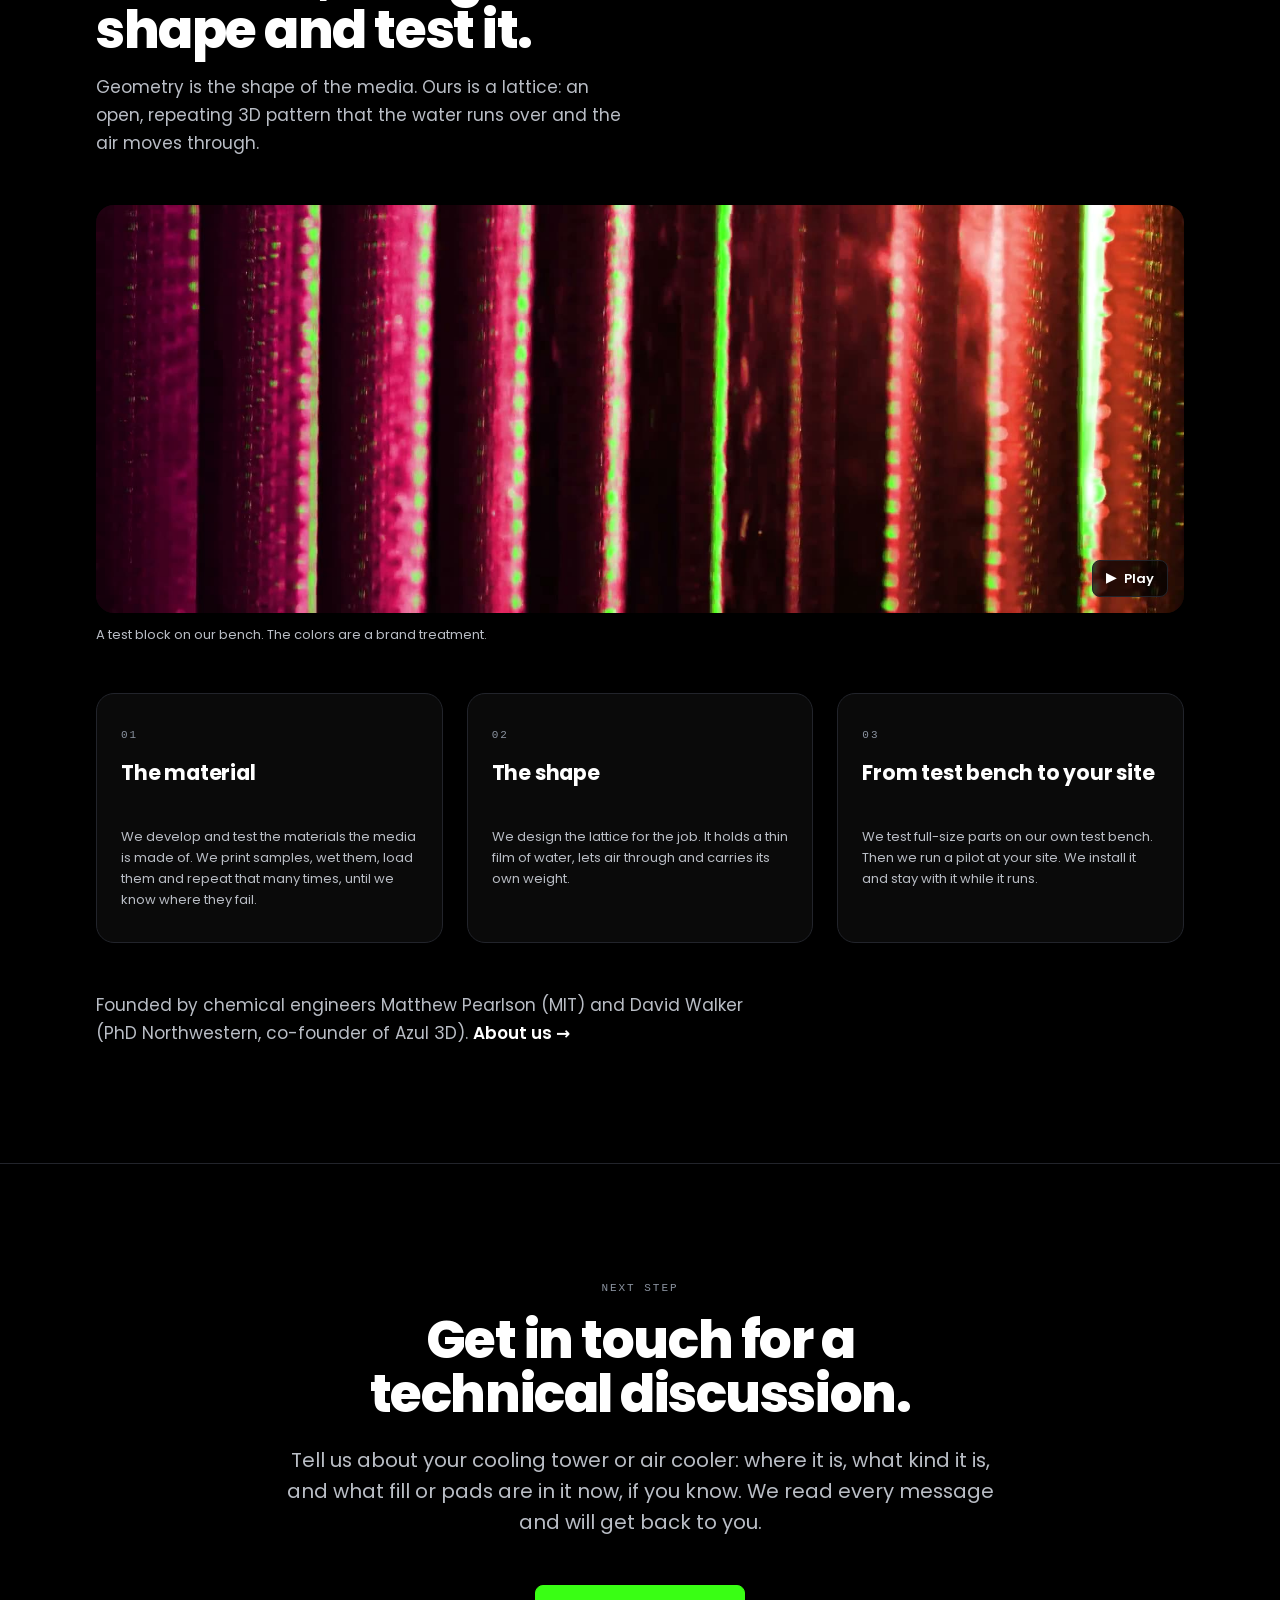
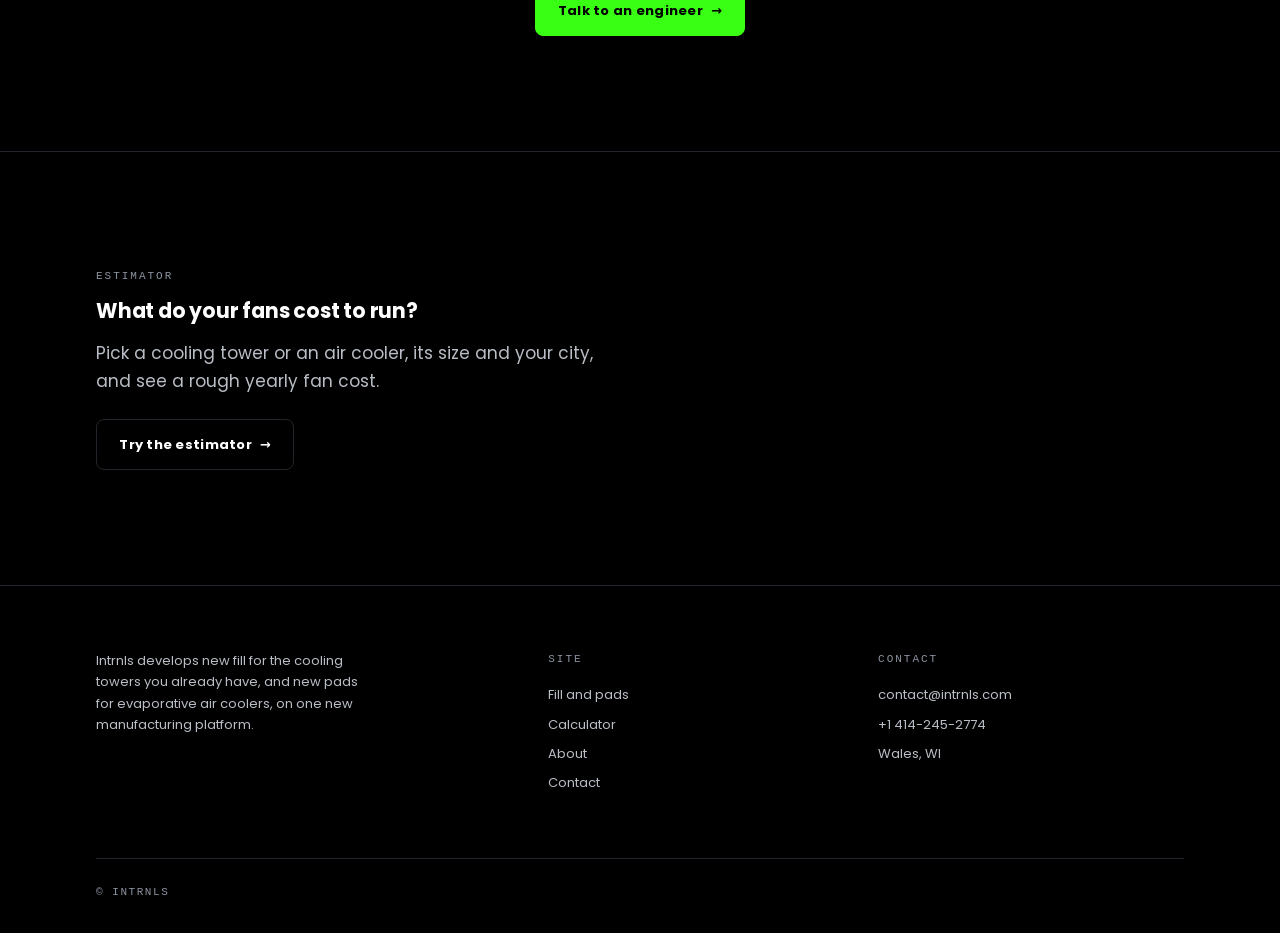
<file: web/what-we-do.html>
<!doctype html>
<html lang="en" data-ground="lab">
<head>
<meta charset="utf-8">
<meta name="viewport" content="width=device-width, initial-scale=1">

<meta http-equiv="refresh" content="0; url=index.html#how">
<link rel="canonical" href="https://intrnls.com/">
<meta name="robots" content="noindex, follow">
<title>Fill and pads | Intrnls</title>
<meta name="description" content="This page has moved to How we do it, on the home page.">
<meta property="og:title" content="Fill and pads | Intrnls">
<meta property="og:description" content="This page has moved to How we do it, on the home page.">
<meta property="og:url" content="https://intrnls.com/">
<!-- @include:head-common -->
<!-- GENERATED BLOCK — edits here are overwritten. One source:
     web/_include/head-common.html, then  python3 web/_include/sync.py  .
     Per-page <title> and <meta name="description"> live in the page ABOVE the
     marker, because they are per-page by definition. -->
<meta name="color-scheme" content="dark light">

<meta property="og:type" content="website">
<meta property="og:site_name" content="Intrnls">
<meta property="og:locale" content="en_US">
<meta property="og:image" content="https://intrnls.com/img/og-card-fill.jpg">
<meta property="og:image:width" content="1200">
<meta property="og:image:height" content="630">
<meta property="og:image:alt" content="Close-up of tall 3D-printed lattice columns with water running down their faces, in the brand treatment: a magenta to orange gradient with the brightest water in green.">
<meta name="twitter:card" content="summary_large_image">
<meta name="twitter:image" content="https://intrnls.com/img/og-card-fill.jpg">
<meta name="twitter:image:alt" content="Close-up of tall 3D-printed lattice columns with water running down their faces, in the brand treatment: a magenta to orange gradient with the brightest water in green.">

<link rel="icon" type="image/svg+xml" href="img/favicon.svg">

<!-- One line, deliberately blocking and inline: marks the document as scripted BEFORE
     first paint, so the CSS can show a working stacked nav (instead of a Menu button
     that does nothing) when JavaScript is off. Nothing else runs inline. -->
<script>document.documentElement.classList.add('js')</script>

<!-- Tokens first, site second. tokens.css is a VERBATIM sync of brand/tokens.css —
     re-sync it, never edit it here. site.css declares no palette of its own. -->
<link rel="stylesheet" href="css/tokens.css">
<link rel="stylesheet" href="css/site.css">
<link rel="preload" as="font" type="font/woff2" href="fonts/poppins-latin-800.woff2" crossorigin>

<!-- The site's only global script: the mobile menu. Deferred, and nothing on any page
     needs it to render, read or be navigated. -->
<script src="js/site.js" defer></script>
<!-- /@include:head-common -->
</head>
<body>

<!-- @include:header nav=fill -->
<!-- GENERATED BLOCK — edits here are overwritten. The one source for the skip link,
     the header and the primary nav is web/_include/header.html; change it there and
     run  python3 web/_include/sync.py  to push it into every page. -->
<a class="skip" href="#main">Skip to content</a>

<header class="site-head">
  <div class="container head-bar">

    <a class="brand" href="index.html" aria-label="Intrnls, home" data-nav="home"><svg aria-hidden="true" xmlns="http://www.w3.org/2000/svg" xmlns:xlink="http://www.w3.org/1999/xlink" viewBox="0 0 540 180"><defs><style>.cls-1{fill:none;stroke-width:0px}.cls-2{clip-path:url(#clippath-1)}.cls-3{fill:url(#New_Gradient_Swatch_1-2);stroke-width:7px}.cls-3,.cls-4{stroke:currentColor;stroke-miterlimit:10}.cls-4{fill:url(#New_Gradient_Swatch_1);stroke-width:4px}.cls-5{clip-path:url(#clippath)}</style><clipPath id="clippath"><path class="cls-1" d="M80.93,13.14c-.52,0-1.04.13-1.5.4L17.08,49.54c-.93.53-1.5,1.53-1.5,2.6v72c0,1.07.57,2.06,1.5,2.6l62.35,36c.91.53,2.09.53,3,0l62.35-36c1.43-.83,1.93-2.67,1.1-4.1-.83-1.43-2.66-1.93-4.1-1.1l-60.85,35.13-59.35-34.27V53.87l59.35-34.27,60.85,35.13c1.43.83,3.27.33,4.1-1.1.83-1.43.33-3.27-1.1-4.1L82.43,13.54c-.46-.27-.98-.4-1.5-.4ZM34.17,112.11c-.26,0-.52.04-.78.1-.77.21-1.42.7-1.82,1.4-.83,1.43-.33,3.27,1.1,4.1l46.77,27c.91.53,2.09.53,3,0l46.77-27c.93-.53,1.5-1.53,1.5-2.6v-54c0-1.07-.57-2.06-1.5-2.6l-46.77-27c-.93-.54-2.07-.53-3,0l-46.77,27c-1.43.83-1.93,2.67-1.1,4.1.4.69,1.05,1.19,1.82,1.4.77.21,1.58.1,2.27-.3l45.27-26.13,43.77,25.27v50.54l-43.77,25.27-45.27-26.13c-.46-.27-.98-.4-1.5-.4ZM80.93,55.58l28.18,16.27v32.54l-29.68,17.13c-1.43.83-1.93,2.67-1.1,4.1.53.93,1.53,1.5,2.6,1.5.52,0,1.04-.14,1.49-.4h0s31.18-18,31.18-18c.93-.53,1.5-1.53,1.5-2.6v-36c0-1.07-.57-2.06-1.5-2.6l-31.18-18c-.93-.54-2.07-.53-3,0l-31.18,18c-.93.53-1.5,1.53-1.5,2.6v36c0,1.65,1.35,3,3,3s3-1.35,3-3v-34.27l28.18-16.27ZM65.35,76.09c-1.65,0-3,1.35-3,3v18c0,1.07.57,2.06,1.5,2.6l15.59,9c.91.53,2.09.53,3,0l15.59-9c.93-.53,1.5-1.53,1.5-2.6v-18c0-1.07-.57-2.06-1.5-2.6l-15.59-9c-1.43-.83-3.27-.33-4.1,1.1-.4.69-.51,1.5-.3,2.28.21.77.7,1.42,1.4,1.82l14.09,8.13v14.54l-12.59,7.27-12.59-7.27v-16.27c0-1.65-1.35-3-3-3Z"/></clipPath><linearGradient id="New_Gradient_Swatch_1" x1="12.58" y1="87.94" x2="149.02" y2="87.94" gradientUnits="userSpaceOnUse"><stop offset="0" stop-color="#ff5a1f"/><stop offset=".8" stop-color="#e41a74"/><stop offset=".95" stop-color="#de0037"/></linearGradient><clipPath id="clippath-1"><path class="cls-1" d="M390.42,79.39c2.79,0,5.45.54,7.89,1.62,2.39,1.05,4.5,2.49,6.28,4.27s3.22,3.9,4.27,6.28c1.07,2.44,1.62,5.1,1.62,7.89v23.4c0,.91.31,1.62,1.01,2.32s1.42,1.02,2.33,1.02c.99,0,1.74-.31,2.45-1.01.7-.7,1.01-1.42,1.01-2.33v-23.4c0-3.73-.71-7.26-2.11-10.49-1.42-3.26-3.35-6.12-5.75-8.52-2.39-2.39-5.26-4.33-8.52-5.75-3.22-1.4-6.75-2.11-10.48-2.11s-7.14.71-10.37,2.11c-3.26,1.42-6.12,3.35-8.52,5.75-2.4,2.4-4.33,5.26-5.75,8.52-1.4,3.22-2.11,6.75-2.11,10.48v23.4c0,.91.31,1.62,1.01,2.32s1.42,1.02,2.33,1.02c.97,0,1.69-.3,2.35-.98.69-.71.99-1.44.99-2.36v-23.4c0-2.8.54-5.46,1.62-7.89,1.05-2.39,2.49-4.5,4.27-6.28,1.78-1.78,3.93-3.22,6.37-4.28,2.47-1.07,5.1-1.61,7.81-1.61ZM335.94,73.19c-2.17,0-4.29.42-6.29,1.24-2.03.83-3.75,1.98-5.27,3.5-1.52,1.52-2.67,3.25-3.5,5.27-.82,2-1.24,4.12-1.24,6.29v33.36c0,.91.31,1.62,1.01,2.32s1.42,1.02,2.33,1.02c.97,0,1.69-.3,2.35-.98.69-.71.99-1.44.99-2.36v-33.36c0-2.39.9-4.62,2.67-6.63l.31-.31c2.01-1.78,4.24-2.68,6.64-2.68h8.88c.93,0,1.66-.31,2.36-.99.67-.66.98-1.38.98-2.35s-.3-1.69-.98-2.35c-.71-.69-1.44-.99-2.36-.99h-8.88ZM223.38,79.39c2.79,0,5.45.54,7.89,1.62,2.39,1.05,4.5,2.49,6.28,4.27s3.22,3.9,4.27,6.28c1.07,2.44,1.62,5.1,1.62,7.89v23.4c0,.91.31,1.62,1.01,2.32s1.42,1.02,2.33,1.02c.99,0,1.74-.31,2.45-1.01.7-.7,1.01-1.42,1.01-2.33v-23.4c0-3.73-.71-7.26-2.11-10.49-1.42-3.26-3.35-6.12-5.75-8.52-2.39-2.39-5.26-4.33-8.52-5.75-3.22-1.4-6.75-2.11-10.48-2.11s-7.14.71-10.37,2.11c-3.26,1.42-6.12,3.35-8.52,5.75-2.4,2.4-4.33,5.26-5.75,8.52-1.4,3.22-2.11,6.75-2.11,10.48v23.4c0,.91.31,1.62,1.01,2.32s1.42,1.02,2.33,1.02c.97,0,1.69-.3,2.35-.98.69-.71.99-1.44.99-2.36v-23.4c0-2.8.54-5.46,1.62-7.89,1.05-2.39,2.49-4.5,4.27-6.28,1.78-1.78,3.93-3.22,6.37-4.28,2.47-1.07,5.1-1.61,7.81-1.61ZM170.82,72.59c-.97,0-1.69.3-2.35.98-.68.71-.99,1.47-.99,2.48v46.8c0,.93.31,1.66.99,2.36.66.68,1.38.98,2.35.98.91,0,1.62-.31,2.33-1.01.7-.7,1.01-1.42,1.01-2.33v-46.8c0-.99-.31-1.74-1.02-2.45-.7-.7-1.42-1.01-2.32-1.01ZM170.82,48.47c-1.65,0-2.93.5-4.03,1.58-1.08,1.06-1.59,2.3-1.59,3.92s.51,2.9,1.61,4c1.1,1.1,2.38,1.62,4.01,1.62,1.55,0,2.78-.51,3.88-1.62,1.1-1.1,1.62-2.37,1.62-4s-.5-2.86-1.59-3.92c-1.1-1.08-2.35-1.58-3.91-1.58ZM481.97,118.91c-.91,0-1.62.31-2.33,1.01-.7.7-1.01,1.46-1.01,2.45,0,.91.31,1.62,1.01,2.32s1.42,1.02,2.33,1.02h25.56c1.95,0,3.76-.36,5.55-1.11,1.77-.74,3.34-1.8,4.7-3.15,1.35-1.35,2.36-2.87,3.07-4.65.72-1.8,1.07-3.59,1.07-5.48s-.31-3.52-.91-5.12c-.61-1.6-1.47-3.04-2.55-4.28-1.07-1.23-2.37-2.25-3.87-3.05-1.5-.8-3.18-1.34-4.99-1.6l-19.8-2.42c-1.74-.29-3.28-1.14-4.44-2.45-1.21-1.35-1.84-3.03-1.84-4.85,0-2.05.79-3.92,2.29-5.42,1.49-1.49,3.37-2.28,5.41-2.28h23.76c1.01,0,1.78-.31,2.48-.99.68-.66.98-1.38.98-2.35s-.3-1.69-.98-2.35c-.71-.69-1.47-.99-2.48-.99h-23.76c-1.99,0-3.87.37-5.59,1.1-1.72.73-3.24,1.76-4.5,3.06-1.3,1.33-2.36,2.91-3.15,4.68-.76,1.7-1.14,3.56-1.14,5.54,0,1.8.3,3.49.9,5.03.61,1.58,1.46,2.95,2.58,4.21,1.13,1.26,2.48,2.33,4.01,3.18,1.49.82,3.04,1.31,4.75,1.5,3.1.41,6.37.83,9.89,1.26,3.53.44,6.82.86,9.86,1.26l.13.02c1.73.29,3.27,1.14,4.43,2.44,1.21,1.36,1.85,3.04,1.85,4.85,0,2.05-.77,3.9-2.23,5.35-1.46,1.46-3.35,2.23-5.47,2.23h-25.56ZM444.42,48.47c-.93,0-1.66.31-2.36.99-.68.66-.98,1.38-.98,2.35v57.6c0,2.26.42,4.31,1.27,6.29.86,1.98,2.04,3.74,3.52,5.22,1.48,1.48,3.24,2.67,5.21,3.52,1.98.86,4.03,1.27,6.29,1.27h2.4c.97,0,1.69-.3,2.35-.98.69-.71.99-1.44.99-2.36,0-1.01-.31-1.78-.99-2.49-.65-.67-1.38-.97-2.35-.97h-2.4c-2.57,0-4.91-.94-6.75-2.72-1.88-1.81-2.87-4.16-2.87-6.78v-57.6c0-.99-.29-1.72-.96-2.39-.66-.66-1.4-.95-2.39-.95ZM268.98,72.59c-.91,0-1.62.31-2.33,1.01-.7.7-1.01,1.46-1.01,2.45,0,.91.31,1.62,1.01,2.32s1.42,1.02,2.33,1.02h7.58v30.02c0,2.23.43,4.34,1.27,6.29.85,1.97,2.03,3.7,3.49,5.13,1.49,1.45,3.25,2.63,5.24,3.49,1.98.86,4.03,1.27,6.29,1.27h3c.99,0,1.72-.29,2.39-.96.66-.66.95-1.4.95-2.38,0-.93-.31-1.66-.99-2.37-.65-.67-1.38-.97-2.35-.97h-3c-2.6,0-4.93-.96-6.74-2.77-1.81-1.8-2.76-4.13-2.76-6.73v-30.02h13.22c.97,0,1.69-.3,2.35-.98.69-.71.99-1.44.99-2.36,0-1.01-.31-1.78-.99-2.48-.65-.67-1.38-.98-2.35-.98h-13.22v-20.78c0-.97-.3-1.69-.98-2.35-.71-.68-1.47-.99-2.48-.99-.93,0-1.66.31-2.36.99-.68.66-.98,1.38-.98,2.35v20.78h-7.58Z"/></clipPath><linearGradient id="New_Gradient_Swatch_1-2" x1="160.51" y1="87.33" x2="526.6" y2="87.33" xlink:href="#New_Gradient_Swatch_1"/></defs><g class="cls-5"><rect class="cls-4" x="12.58" y="10.68" width="136.44" height="154.52"/></g><g class="cls-2"><rect class="cls-3" x="160.51" y="29.45" width="366.09" height="115.77"/></g></svg></a>

    <button class="nav-toggle" id="navToggle" aria-expanded="false" aria-controls="primary-nav">
      <span class="bars" aria-hidden="true"><i></i><i></i><i></i></span>
      <span>Menu</span>
    </button>

    <nav class="nav" id="primary-nav" aria-label="Primary">

      <a href="index.html" data-nav="fill" aria-current="page">Fill and pads</a>
      <a href="calculator.html" data-nav="calculator">Calculator</a>
      <a href="about.html" data-nav="about">About</a>

      <a class="btn btn-line" href="contact.html" data-nav="contact">Contact</a>
    </nav>
  </div>
</header>
<!-- /@include:header -->

<main id="main" tabindex="-1">
  <section class="hero" aria-labelledby="hero-h">
    <div class="container">
      <span class="kicker">Moved</span>
      <h1 class="h1" id="hero-h">What we do is now on the home page.</h1>
      <div class="hero-foot">
        <p class="lede">What we do, and how, now lives on the home page with our fill and pads. If you are not taken there, use the link.</p>
        <div class="hero-actions">
          <a class="btn btn-line" href="index.html#how">Go to How we do it <span class="arw" aria-hidden="true">&rarr;</span></a>
        </div>
      </div>
    </div>
  </section>
</main>

<!-- @include:footer -->

<footer class="site-foot">
  <div class="container">
    <div class="foot-grid">
      <div>

        <p class="foot-lede" data-slot="foot-lede">
          Intrnls develops new fill for the cooling towers you already have, and new pads for
          evaporative air coolers, on one new manufacturing platform.
        </p>
      </div>
      <div>
        <h2>Site</h2>
        <ul>
          <li><a href="index.html">Fill and pads</a></li>
          <li><a href="calculator.html">Calculator</a></li>
          <li><a href="about.html">About</a></li>
          <li><a href="contact.html">Contact</a></li>
        </ul>
      </div>
      <div>
        <h2>Contact</h2>

        <ul>
          <li><a href="mailto:contact@intrnls.com">contact@intrnls.com</a></li>
          <li><a href="tel:+14142452774">+1 414-245-2774</a></li>
          <li>Wales, WI</li>
        </ul>
      </div>
      <!-- NO "ELSEWHERE" COLUMN. We were given no social accounts, so the column
           and its heading are gone rather than standing empty; .foot-grid is three
           columns to match. Re-adding it is this block plus the column count. -->
    </div>
    <div class="foot-rule">
      <span>&copy; Intrnls</span>

    </div>
  </div>
</footer>
<!-- /@include:footer -->

</body>
</html>
</file>
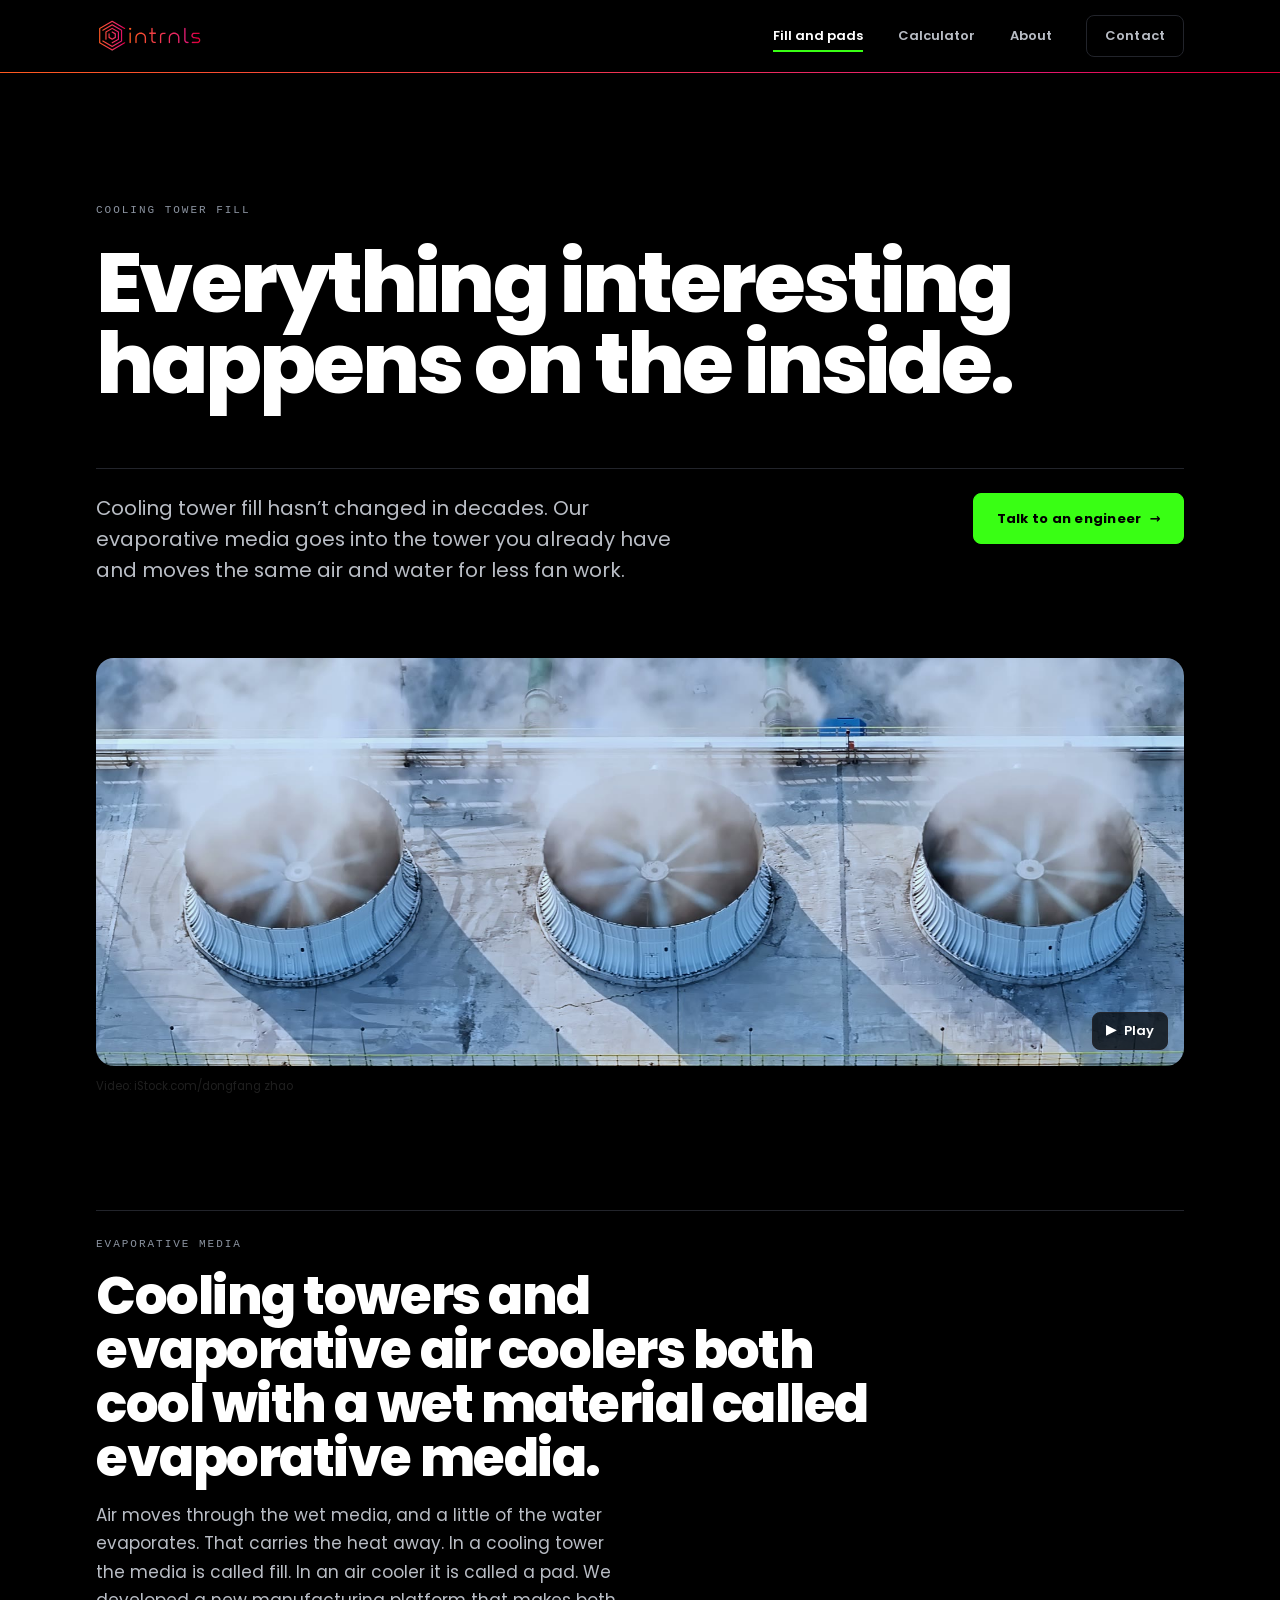
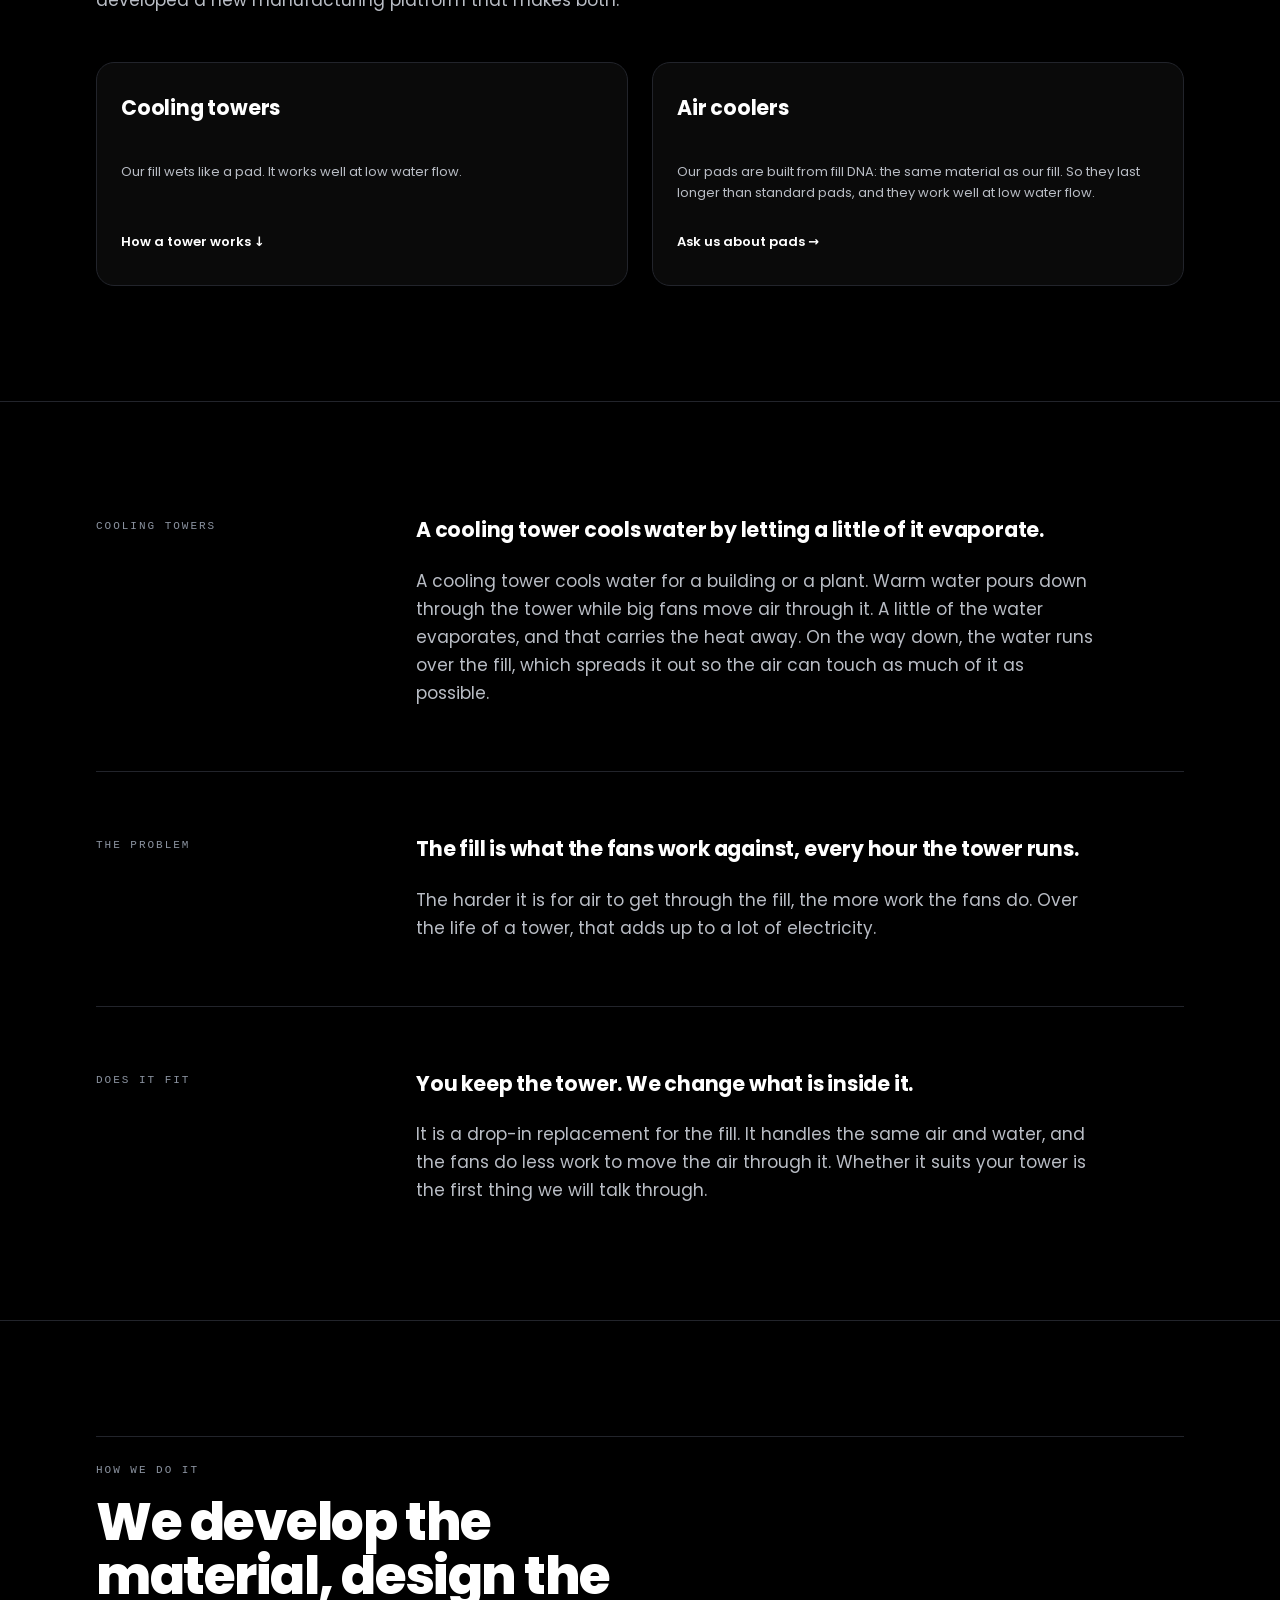
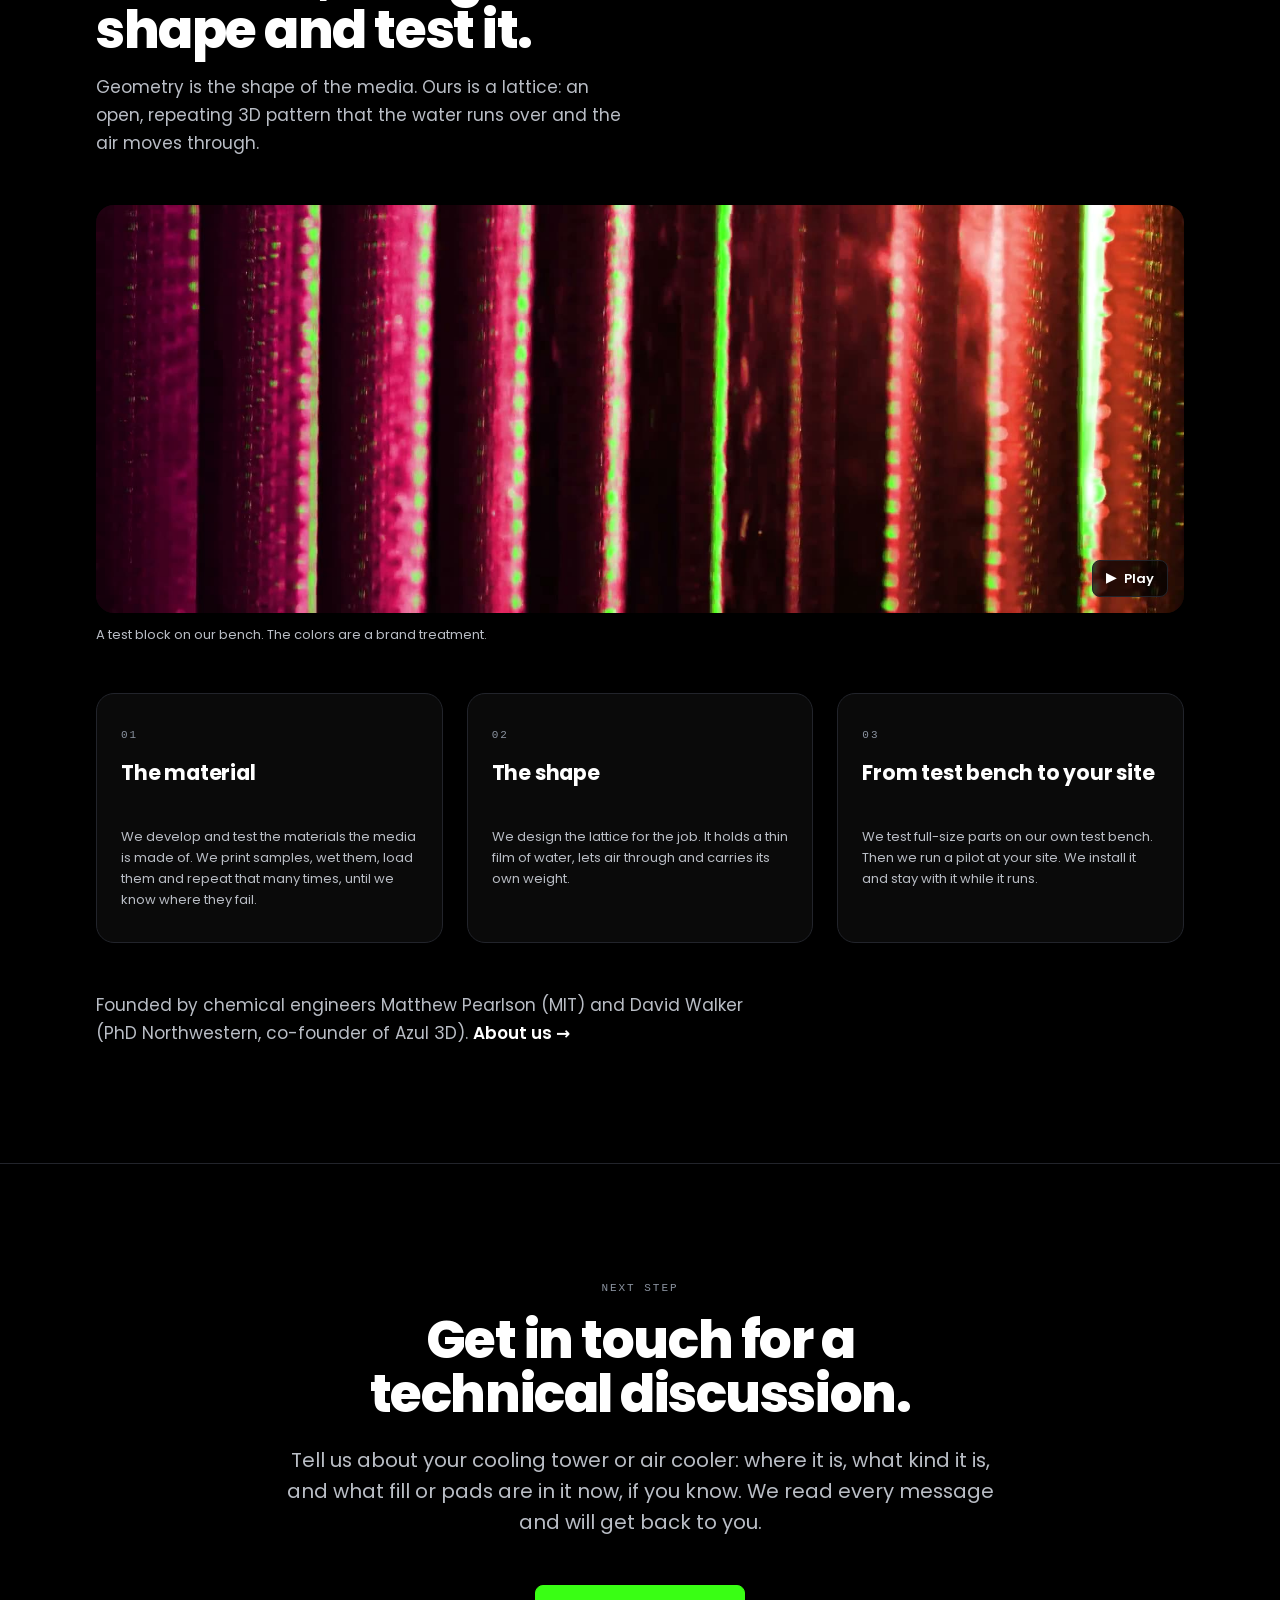
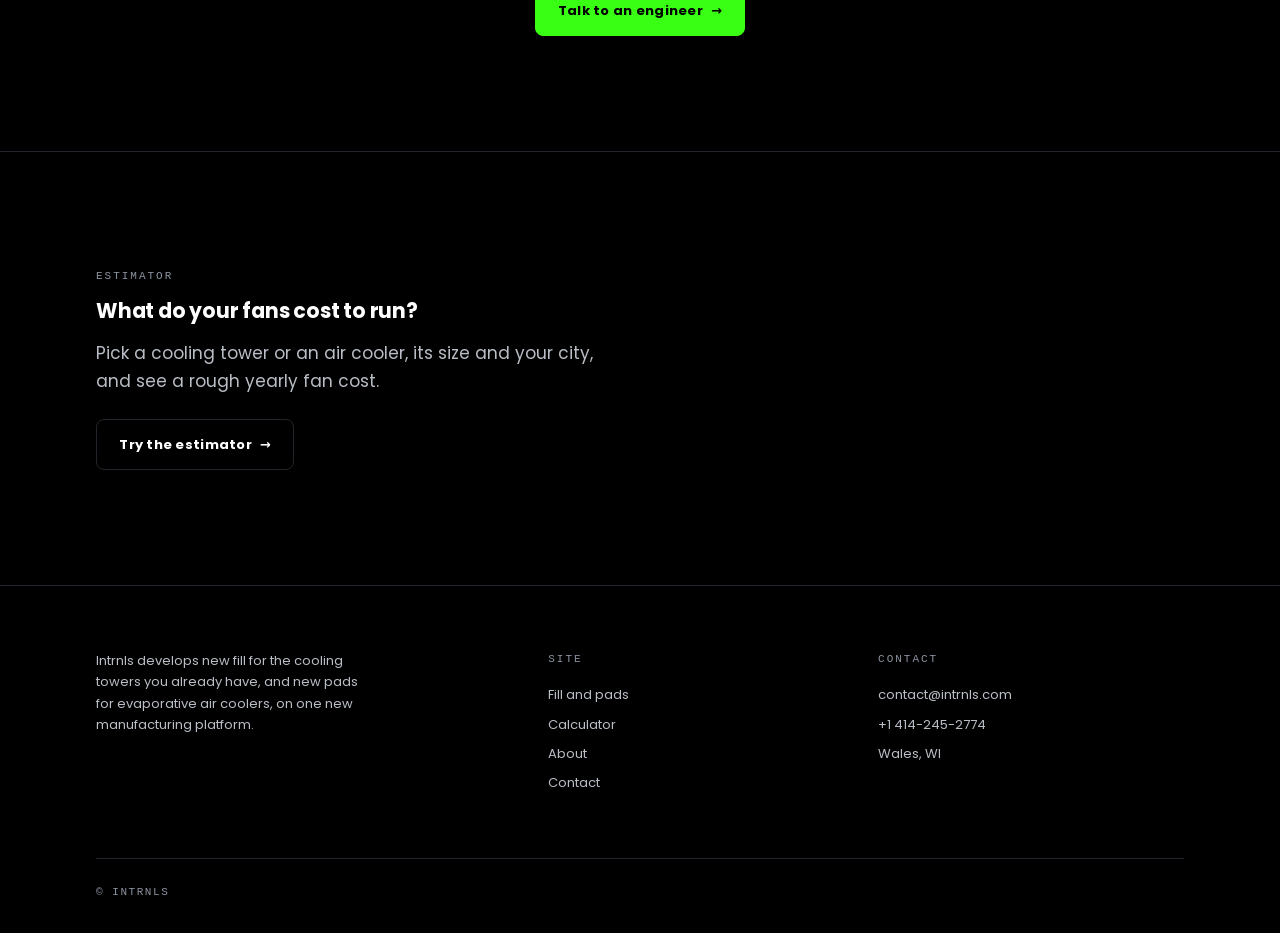
<file: web/work.html>
<!doctype html>
<html lang="en" data-ground="cashmere">
<head>
<meta charset="utf-8">
<meta name="viewport" content="width=device-width, initial-scale=1">

<meta http-equiv="refresh" content="0; url=index.html">
<link rel="canonical" href="https://intrnls.com/">
<meta name="robots" content="noindex, follow">
<title>Moved | Intrnls</title>
<meta name="description" content="This page has moved to the Intrnls home page.">
<meta property="og:title" content="Moved | Intrnls">
<meta property="og:description" content="This page has moved to the Intrnls home page.">
<meta property="og:url" content="https://intrnls.com/">
<!-- @include:head-common -->
<!-- GENERATED BLOCK — edits here are overwritten. One source:
     web/_include/head-common.html, then  python3 web/_include/sync.py  .
     Per-page <title> and <meta name="description"> live in the page ABOVE the
     marker, because they are per-page by definition. -->
<meta name="color-scheme" content="dark light">

<meta property="og:type" content="website">
<meta property="og:site_name" content="Intrnls">
<meta property="og:locale" content="en_US">
<meta property="og:image" content="https://intrnls.com/img/og-card-fill.jpg">
<meta property="og:image:width" content="1200">
<meta property="og:image:height" content="630">
<meta property="og:image:alt" content="Close-up of tall 3D-printed lattice columns with water running down their faces, in the brand treatment: a magenta to orange gradient with the brightest water in green.">
<meta name="twitter:card" content="summary_large_image">
<meta name="twitter:image" content="https://intrnls.com/img/og-card-fill.jpg">
<meta name="twitter:image:alt" content="Close-up of tall 3D-printed lattice columns with water running down their faces, in the brand treatment: a magenta to orange gradient with the brightest water in green.">

<link rel="icon" type="image/svg+xml" href="img/favicon.svg">

<!-- One line, deliberately blocking and inline: marks the document as scripted BEFORE
     first paint, so the CSS can show a working stacked nav (instead of a Menu button
     that does nothing) when JavaScript is off. Nothing else runs inline. -->
<script>document.documentElement.classList.add('js')</script>

<!-- Tokens first, site second. tokens.css is a VERBATIM sync of brand/tokens.css —
     re-sync it, never edit it here. site.css declares no palette of its own. -->
<link rel="stylesheet" href="css/tokens.css">
<link rel="stylesheet" href="css/site.css">
<link rel="preload" as="font" type="font/woff2" href="fonts/poppins-latin-800.woff2" crossorigin>

<!-- The site's only global script: the mobile menu. Deferred, and nothing on any page
     needs it to render, read or be navigated. -->
<script src="js/site.js" defer></script>
<!-- /@include:head-common -->
</head>
<body>

<!-- @include:header nav=fill -->
<!-- GENERATED BLOCK — edits here are overwritten. The one source for the skip link,
     the header and the primary nav is web/_include/header.html; change it there and
     run  python3 web/_include/sync.py  to push it into every page. -->
<a class="skip" href="#main">Skip to content</a>

<header class="site-head">
  <div class="container head-bar">

    <a class="brand" href="index.html" aria-label="Intrnls, home" data-nav="home"><svg aria-hidden="true" xmlns="http://www.w3.org/2000/svg" xmlns:xlink="http://www.w3.org/1999/xlink" viewBox="0 0 540 180"><defs><style>.cls-1{fill:none;stroke-width:0px}.cls-2{clip-path:url(#clippath-1)}.cls-3{fill:url(#New_Gradient_Swatch_1-2);stroke-width:7px}.cls-3,.cls-4{stroke:currentColor;stroke-miterlimit:10}.cls-4{fill:url(#New_Gradient_Swatch_1);stroke-width:4px}.cls-5{clip-path:url(#clippath)}</style><clipPath id="clippath"><path class="cls-1" d="M80.93,13.14c-.52,0-1.04.13-1.5.4L17.08,49.54c-.93.53-1.5,1.53-1.5,2.6v72c0,1.07.57,2.06,1.5,2.6l62.35,36c.91.53,2.09.53,3,0l62.35-36c1.43-.83,1.93-2.67,1.1-4.1-.83-1.43-2.66-1.93-4.1-1.1l-60.85,35.13-59.35-34.27V53.87l59.35-34.27,60.85,35.13c1.43.83,3.27.33,4.1-1.1.83-1.43.33-3.27-1.1-4.1L82.43,13.54c-.46-.27-.98-.4-1.5-.4ZM34.17,112.11c-.26,0-.52.04-.78.1-.77.21-1.42.7-1.82,1.4-.83,1.43-.33,3.27,1.1,4.1l46.77,27c.91.53,2.09.53,3,0l46.77-27c.93-.53,1.5-1.53,1.5-2.6v-54c0-1.07-.57-2.06-1.5-2.6l-46.77-27c-.93-.54-2.07-.53-3,0l-46.77,27c-1.43.83-1.93,2.67-1.1,4.1.4.69,1.05,1.19,1.82,1.4.77.21,1.58.1,2.27-.3l45.27-26.13,43.77,25.27v50.54l-43.77,25.27-45.27-26.13c-.46-.27-.98-.4-1.5-.4ZM80.93,55.58l28.18,16.27v32.54l-29.68,17.13c-1.43.83-1.93,2.67-1.1,4.1.53.93,1.53,1.5,2.6,1.5.52,0,1.04-.14,1.49-.4h0s31.18-18,31.18-18c.93-.53,1.5-1.53,1.5-2.6v-36c0-1.07-.57-2.06-1.5-2.6l-31.18-18c-.93-.54-2.07-.53-3,0l-31.18,18c-.93.53-1.5,1.53-1.5,2.6v36c0,1.65,1.35,3,3,3s3-1.35,3-3v-34.27l28.18-16.27ZM65.35,76.09c-1.65,0-3,1.35-3,3v18c0,1.07.57,2.06,1.5,2.6l15.59,9c.91.53,2.09.53,3,0l15.59-9c.93-.53,1.5-1.53,1.5-2.6v-18c0-1.07-.57-2.06-1.5-2.6l-15.59-9c-1.43-.83-3.27-.33-4.1,1.1-.4.69-.51,1.5-.3,2.28.21.77.7,1.42,1.4,1.82l14.09,8.13v14.54l-12.59,7.27-12.59-7.27v-16.27c0-1.65-1.35-3-3-3Z"/></clipPath><linearGradient id="New_Gradient_Swatch_1" x1="12.58" y1="87.94" x2="149.02" y2="87.94" gradientUnits="userSpaceOnUse"><stop offset="0" stop-color="#ff5a1f"/><stop offset=".8" stop-color="#e41a74"/><stop offset=".95" stop-color="#de0037"/></linearGradient><clipPath id="clippath-1"><path class="cls-1" d="M390.42,79.39c2.79,0,5.45.54,7.89,1.62,2.39,1.05,4.5,2.49,6.28,4.27s3.22,3.9,4.27,6.28c1.07,2.44,1.62,5.1,1.62,7.89v23.4c0,.91.31,1.62,1.01,2.32s1.42,1.02,2.33,1.02c.99,0,1.74-.31,2.45-1.01.7-.7,1.01-1.42,1.01-2.33v-23.4c0-3.73-.71-7.26-2.11-10.49-1.42-3.26-3.35-6.12-5.75-8.52-2.39-2.39-5.26-4.33-8.52-5.75-3.22-1.4-6.75-2.11-10.48-2.11s-7.14.71-10.37,2.11c-3.26,1.42-6.12,3.35-8.52,5.75-2.4,2.4-4.33,5.26-5.75,8.52-1.4,3.22-2.11,6.75-2.11,10.48v23.4c0,.91.31,1.62,1.01,2.32s1.42,1.02,2.33,1.02c.97,0,1.69-.3,2.35-.98.69-.71.99-1.44.99-2.36v-23.4c0-2.8.54-5.46,1.62-7.89,1.05-2.39,2.49-4.5,4.27-6.28,1.78-1.78,3.93-3.22,6.37-4.28,2.47-1.07,5.1-1.61,7.81-1.61ZM335.94,73.19c-2.17,0-4.29.42-6.29,1.24-2.03.83-3.75,1.98-5.27,3.5-1.52,1.52-2.67,3.25-3.5,5.27-.82,2-1.24,4.12-1.24,6.29v33.36c0,.91.31,1.62,1.01,2.32s1.42,1.02,2.33,1.02c.97,0,1.69-.3,2.35-.98.69-.71.99-1.44.99-2.36v-33.36c0-2.39.9-4.62,2.67-6.63l.31-.31c2.01-1.78,4.24-2.68,6.64-2.68h8.88c.93,0,1.66-.31,2.36-.99.67-.66.98-1.38.98-2.35s-.3-1.69-.98-2.35c-.71-.69-1.44-.99-2.36-.99h-8.88ZM223.38,79.39c2.79,0,5.45.54,7.89,1.62,2.39,1.05,4.5,2.49,6.28,4.27s3.22,3.9,4.27,6.28c1.07,2.44,1.62,5.1,1.62,7.89v23.4c0,.91.31,1.62,1.01,2.32s1.42,1.02,2.33,1.02c.99,0,1.74-.31,2.45-1.01.7-.7,1.01-1.42,1.01-2.33v-23.4c0-3.73-.71-7.26-2.11-10.49-1.42-3.26-3.35-6.12-5.75-8.52-2.39-2.39-5.26-4.33-8.52-5.75-3.22-1.4-6.75-2.11-10.48-2.11s-7.14.71-10.37,2.11c-3.26,1.42-6.12,3.35-8.52,5.75-2.4,2.4-4.33,5.26-5.75,8.52-1.4,3.22-2.11,6.75-2.11,10.48v23.4c0,.91.31,1.62,1.01,2.32s1.42,1.02,2.33,1.02c.97,0,1.69-.3,2.35-.98.69-.71.99-1.44.99-2.36v-23.4c0-2.8.54-5.46,1.62-7.89,1.05-2.39,2.49-4.5,4.27-6.28,1.78-1.78,3.93-3.22,6.37-4.28,2.47-1.07,5.1-1.61,7.81-1.61ZM170.82,72.59c-.97,0-1.69.3-2.35.98-.68.71-.99,1.47-.99,2.48v46.8c0,.93.31,1.66.99,2.36.66.68,1.38.98,2.35.98.91,0,1.62-.31,2.33-1.01.7-.7,1.01-1.42,1.01-2.33v-46.8c0-.99-.31-1.74-1.02-2.45-.7-.7-1.42-1.01-2.32-1.01ZM170.82,48.47c-1.65,0-2.93.5-4.03,1.58-1.08,1.06-1.59,2.3-1.59,3.92s.51,2.9,1.61,4c1.1,1.1,2.38,1.62,4.01,1.62,1.55,0,2.78-.51,3.88-1.62,1.1-1.1,1.62-2.37,1.62-4s-.5-2.86-1.59-3.92c-1.1-1.08-2.35-1.58-3.91-1.58ZM481.97,118.91c-.91,0-1.62.31-2.33,1.01-.7.7-1.01,1.46-1.01,2.45,0,.91.31,1.62,1.01,2.32s1.42,1.02,2.33,1.02h25.56c1.95,0,3.76-.36,5.55-1.11,1.77-.74,3.34-1.8,4.7-3.15,1.35-1.35,2.36-2.87,3.07-4.65.72-1.8,1.07-3.59,1.07-5.48s-.31-3.52-.91-5.12c-.61-1.6-1.47-3.04-2.55-4.28-1.07-1.23-2.37-2.25-3.87-3.05-1.5-.8-3.18-1.34-4.99-1.6l-19.8-2.42c-1.74-.29-3.28-1.14-4.44-2.45-1.21-1.35-1.84-3.03-1.84-4.85,0-2.05.79-3.92,2.29-5.42,1.49-1.49,3.37-2.28,5.41-2.28h23.76c1.01,0,1.78-.31,2.48-.99.68-.66.98-1.38.98-2.35s-.3-1.69-.98-2.35c-.71-.69-1.47-.99-2.48-.99h-23.76c-1.99,0-3.87.37-5.59,1.1-1.72.73-3.24,1.76-4.5,3.06-1.3,1.33-2.36,2.91-3.15,4.68-.76,1.7-1.14,3.56-1.14,5.54,0,1.8.3,3.49.9,5.03.61,1.58,1.46,2.95,2.58,4.21,1.13,1.26,2.48,2.33,4.01,3.18,1.49.82,3.04,1.31,4.75,1.5,3.1.41,6.37.83,9.89,1.26,3.53.44,6.82.86,9.86,1.26l.13.02c1.73.29,3.27,1.14,4.43,2.44,1.21,1.36,1.85,3.04,1.85,4.85,0,2.05-.77,3.9-2.23,5.35-1.46,1.46-3.35,2.23-5.47,2.23h-25.56ZM444.42,48.47c-.93,0-1.66.31-2.36.99-.68.66-.98,1.38-.98,2.35v57.6c0,2.26.42,4.31,1.27,6.29.86,1.98,2.04,3.74,3.52,5.22,1.48,1.48,3.24,2.67,5.21,3.52,1.98.86,4.03,1.27,6.29,1.27h2.4c.97,0,1.69-.3,2.35-.98.69-.71.99-1.44.99-2.36,0-1.01-.31-1.78-.99-2.49-.65-.67-1.38-.97-2.35-.97h-2.4c-2.57,0-4.91-.94-6.75-2.72-1.88-1.81-2.87-4.16-2.87-6.78v-57.6c0-.99-.29-1.72-.96-2.39-.66-.66-1.4-.95-2.39-.95ZM268.98,72.59c-.91,0-1.62.31-2.33,1.01-.7.7-1.01,1.46-1.01,2.45,0,.91.31,1.62,1.01,2.32s1.42,1.02,2.33,1.02h7.58v30.02c0,2.23.43,4.34,1.27,6.29.85,1.97,2.03,3.7,3.49,5.13,1.49,1.45,3.25,2.63,5.24,3.49,1.98.86,4.03,1.27,6.29,1.27h3c.99,0,1.72-.29,2.39-.96.66-.66.95-1.4.95-2.38,0-.93-.31-1.66-.99-2.37-.65-.67-1.38-.97-2.35-.97h-3c-2.6,0-4.93-.96-6.74-2.77-1.81-1.8-2.76-4.13-2.76-6.73v-30.02h13.22c.97,0,1.69-.3,2.35-.98.69-.71.99-1.44.99-2.36,0-1.01-.31-1.78-.99-2.48-.65-.67-1.38-.98-2.35-.98h-13.22v-20.78c0-.97-.3-1.69-.98-2.35-.71-.68-1.47-.99-2.48-.99-.93,0-1.66.31-2.36.99-.68.66-.98,1.38-.98,2.35v20.78h-7.58Z"/></clipPath><linearGradient id="New_Gradient_Swatch_1-2" x1="160.51" y1="87.33" x2="526.6" y2="87.33" xlink:href="#New_Gradient_Swatch_1"/></defs><g class="cls-5"><rect class="cls-4" x="12.58" y="10.68" width="136.44" height="154.52"/></g><g class="cls-2"><rect class="cls-3" x="160.51" y="29.45" width="366.09" height="115.77"/></g></svg></a>

    <button class="nav-toggle" id="navToggle" aria-expanded="false" aria-controls="primary-nav">
      <span class="bars" aria-hidden="true"><i></i><i></i><i></i></span>
      <span>Menu</span>
    </button>

    <nav class="nav" id="primary-nav" aria-label="Primary">

      <a href="index.html" data-nav="fill" aria-current="page">Fill and pads</a>
      <a href="calculator.html" data-nav="calculator">Calculator</a>
      <a href="about.html" data-nav="about">About</a>

      <a class="btn btn-line" href="contact.html" data-nav="contact">Contact</a>
    </nav>
  </div>
</header>
<!-- /@include:header -->

<main id="main" tabindex="-1">
  <section class="hero" aria-labelledby="hero-h">
    <div class="container">
      <span class="kicker">Moved</span>
      <h1 class="h1" id="hero-h">This page has moved.</h1>
      <div class="hero-foot">
        <p class="lede">Our work now lives on the home page. If you are not taken there, use the link.</p>
        <div class="hero-actions">
          <a class="btn btn-line" href="index.html">Go to the home page <span class="arw" aria-hidden="true">&rarr;</span></a>
        </div>
      </div>
    </div>
  </section>
</main>

<!-- @include:footer -->

<footer class="site-foot">
  <div class="container">
    <div class="foot-grid">
      <div>

        <p class="foot-lede" data-slot="foot-lede">
          Intrnls develops new fill for the cooling towers you already have, and new pads for
          evaporative air coolers, on one new manufacturing platform.
        </p>
      </div>
      <div>
        <h2>Site</h2>
        <ul>
          <li><a href="index.html">Fill and pads</a></li>
          <li><a href="calculator.html">Calculator</a></li>
          <li><a href="about.html">About</a></li>
          <li><a href="contact.html">Contact</a></li>
        </ul>
      </div>
      <div>
        <h2>Contact</h2>

        <ul>
          <li><a href="mailto:contact@intrnls.com">contact@intrnls.com</a></li>
          <li><a href="tel:+14142452774">+1 414-245-2774</a></li>
          <li>Wales, WI</li>
        </ul>
      </div>
      <!-- NO "ELSEWHERE" COLUMN. We were given no social accounts, so the column
           and its heading are gone rather than standing empty; .foot-grid is three
           columns to match. Re-adding it is this block plus the column count. -->
    </div>
    <div class="foot-rule">
      <span>&copy; Intrnls</span>

    </div>
  </div>
</footer>
<!-- /@include:footer -->

</body>
</html>
</file>
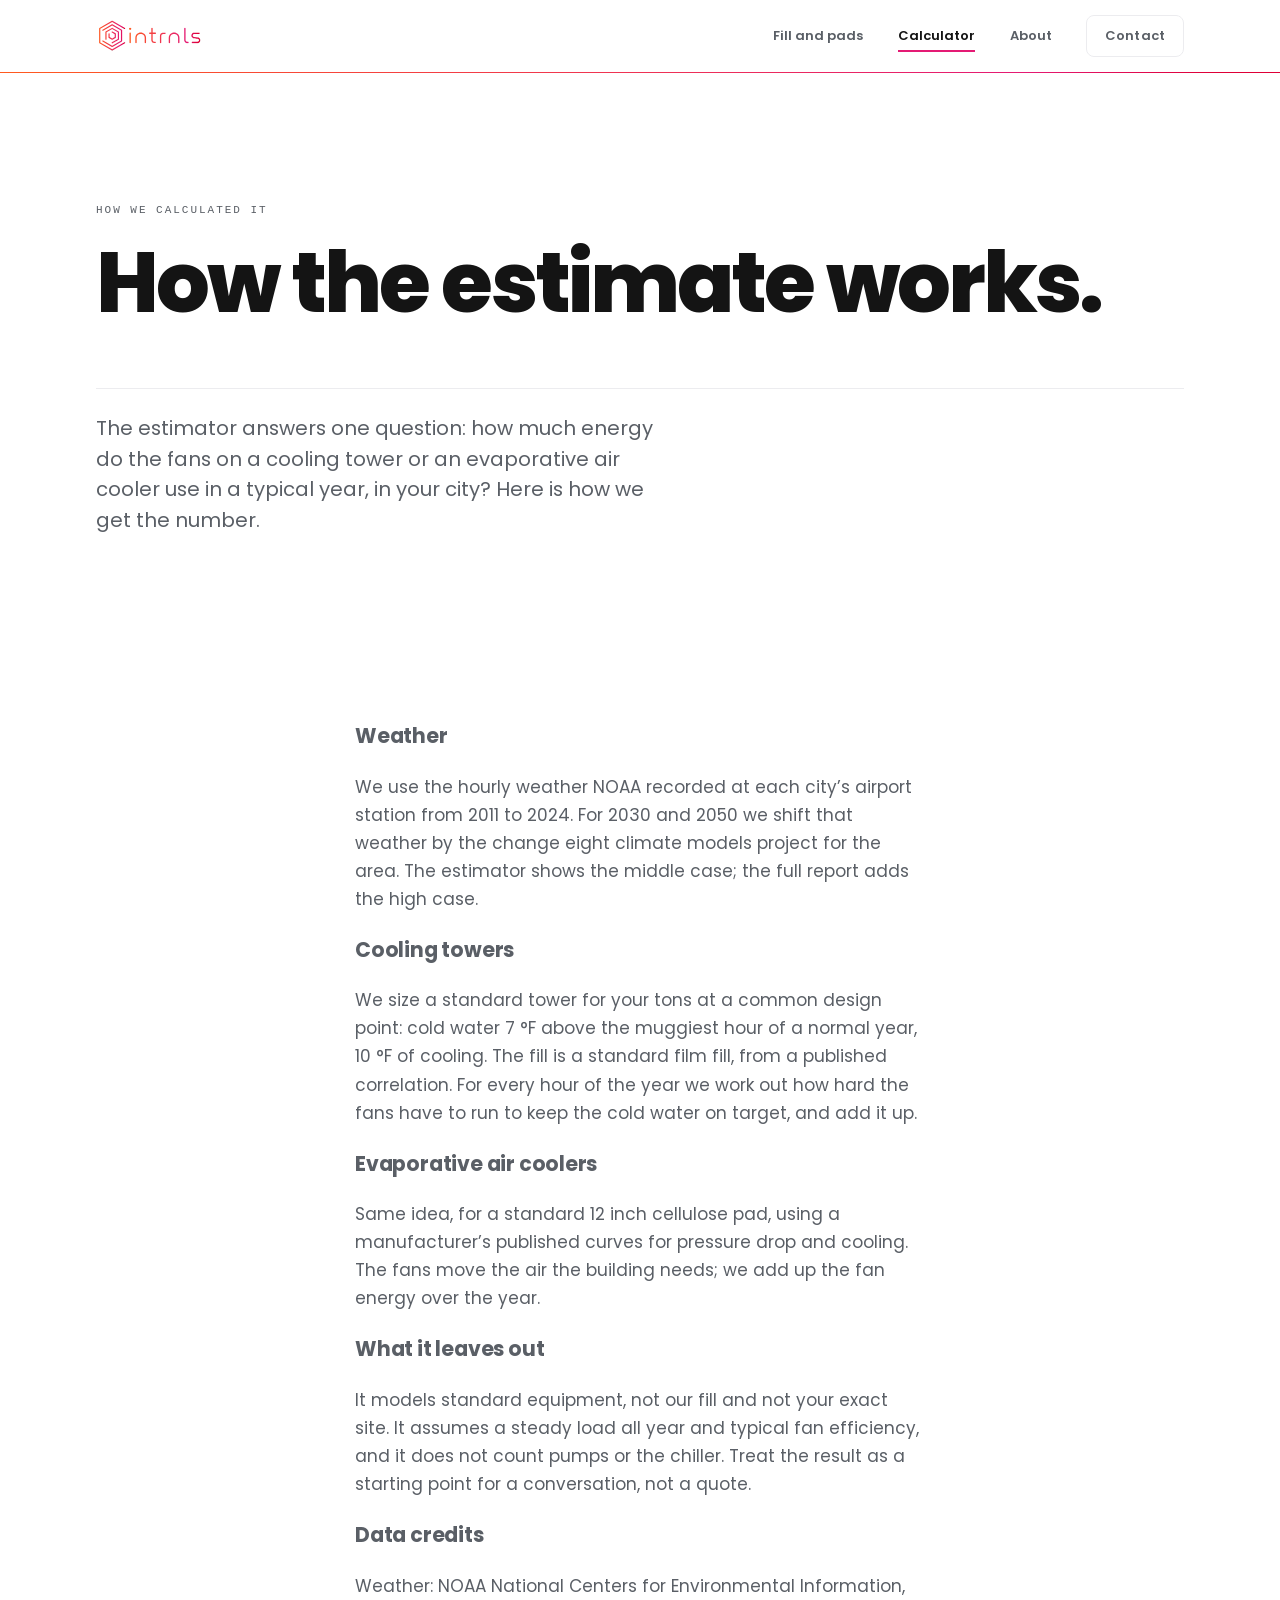
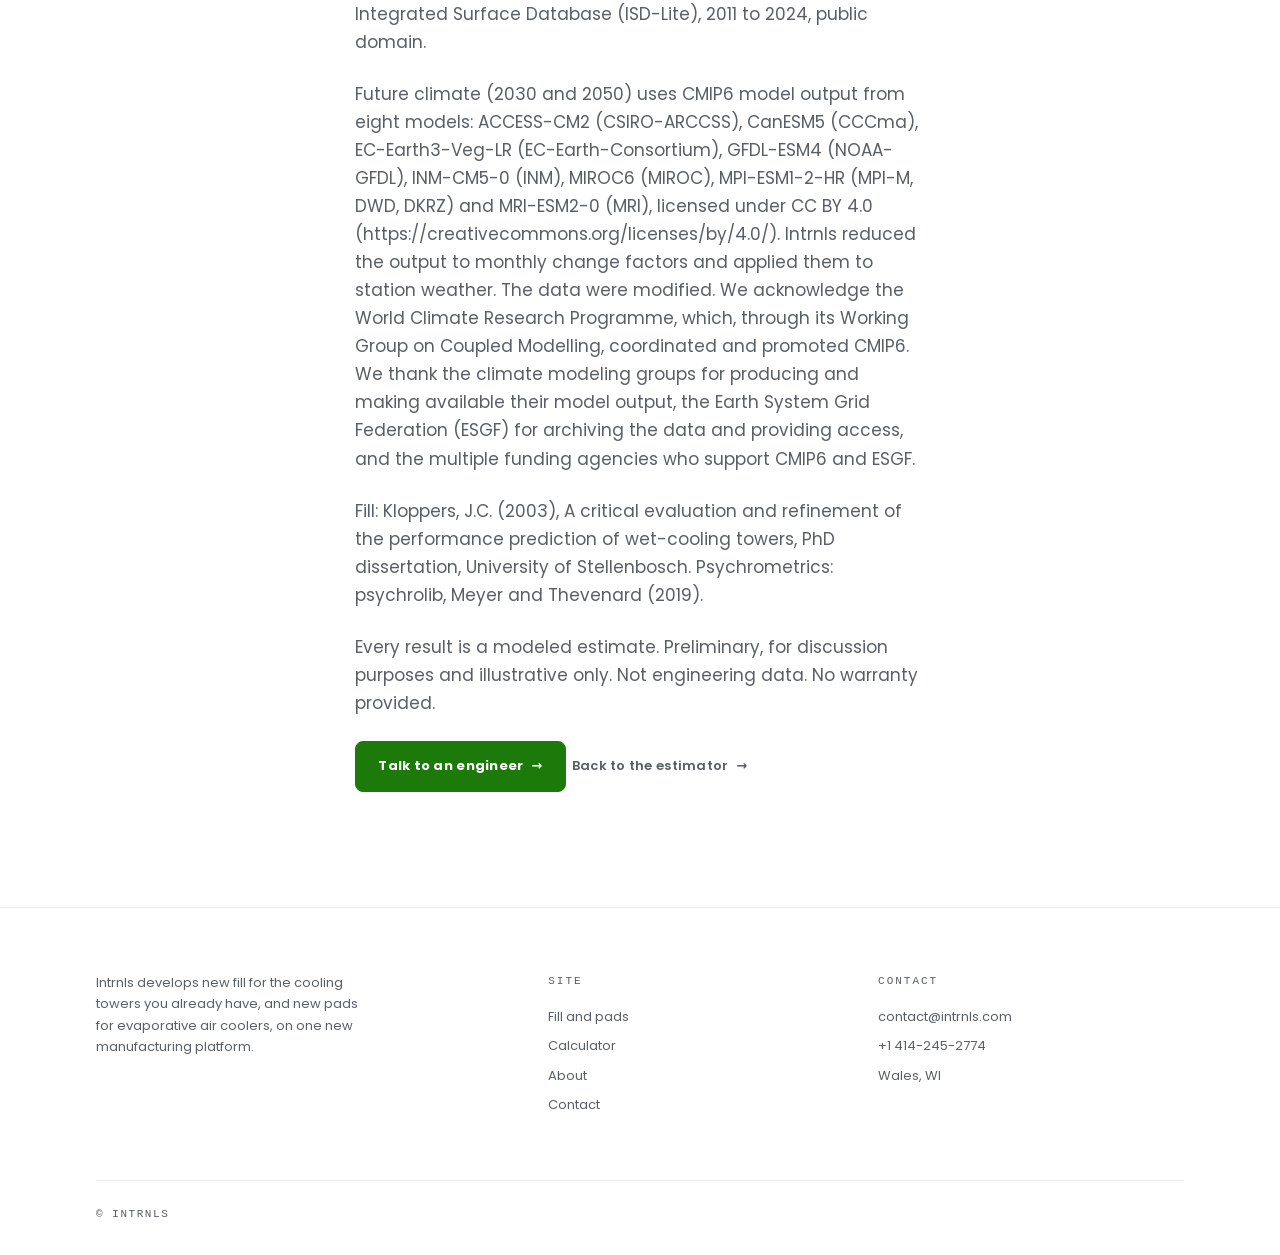
<file: web/calculator/method.html>
<!doctype html>
<html lang="en" data-ground="cashmere">
<head>
<meta charset="utf-8">
<meta name="viewport" content="width=device-width, initial-scale=1">

<link rel="canonical" href="https://intrnls.com/calculator/method.html">
<title>How we calculated it | Intrnls</title>
<meta name="description" content="How the Intrnls fan energy estimator works: public NOAA weather, published equipment curves and climate model projections.">
<meta property="og:title" content="How we calculated it | Intrnls">
<meta property="og:description" content="How the Intrnls fan energy estimator works: public NOAA weather, published equipment curves and climate model projections.">
<meta property="og:url" content="https://intrnls.com/calculator/method.html">
<!-- @include:head-common -->
<!-- GENERATED BLOCK — edits here are overwritten. One source:
     web/_include/head-common.html, then  python3 web/_include/sync.py  .
     Per-page <title> and <meta name="description"> live in the page ABOVE the
     marker, because they are per-page by definition. -->
<meta name="color-scheme" content="dark light">

<meta property="og:type" content="website">
<meta property="og:site_name" content="Intrnls">
<meta property="og:locale" content="en_US">
<meta property="og:image" content="https://intrnls.com/img/og-card-fill.jpg">
<meta property="og:image:width" content="1200">
<meta property="og:image:height" content="630">
<meta property="og:image:alt" content="Close-up of tall 3D-printed lattice columns with water running down their faces, in the brand treatment: a magenta to orange gradient with the brightest water in green.">
<meta name="twitter:card" content="summary_large_image">
<meta name="twitter:image" content="https://intrnls.com/img/og-card-fill.jpg">
<meta name="twitter:image:alt" content="Close-up of tall 3D-printed lattice columns with water running down their faces, in the brand treatment: a magenta to orange gradient with the brightest water in green.">

<link rel="icon" type="image/svg+xml" href="../img/favicon.svg">

<!-- One line, deliberately blocking and inline: marks the document as scripted BEFORE
     first paint, so the CSS can show a working stacked nav (instead of a Menu button
     that does nothing) when JavaScript is off. Nothing else runs inline. -->
<script>document.documentElement.classList.add('js')</script>

<!-- Tokens first, site second. tokens.css is a VERBATIM sync of brand/tokens.css —
     re-sync it, never edit it here. site.css declares no palette of its own. -->
<link rel="stylesheet" href="../css/tokens.css">
<link rel="stylesheet" href="../css/site.css">
<link rel="preload" as="font" type="font/woff2" href="../fonts/poppins-latin-800.woff2" crossorigin>

<!-- The site's only global script: the mobile menu. Deferred, and nothing on any page
     needs it to render, read or be navigated. -->
<script src="../js/site.js" defer></script>
<!-- /@include:head-common -->
</head>
<body>

<!-- @include:header nav=calculator -->
<!-- GENERATED BLOCK — edits here are overwritten. The one source for the skip link,
     the header and the primary nav is web/_include/header.html; change it there and
     run  python3 web/_include/sync.py  to push it into every page. -->
<a class="skip" href="#main">Skip to content</a>

<header class="site-head">
  <div class="container head-bar">

    <a class="brand" href="../index.html" aria-label="Intrnls, home" data-nav="home"><svg aria-hidden="true" xmlns="http://www.w3.org/2000/svg" xmlns:xlink="http://www.w3.org/1999/xlink" viewBox="0 0 540 180"><defs><style>.cls-1{fill:none;stroke-width:0px}.cls-2{clip-path:url(#clippath-1)}.cls-3{fill:url(#New_Gradient_Swatch_1-2);stroke-width:7px}.cls-3,.cls-4{stroke:currentColor;stroke-miterlimit:10}.cls-4{fill:url(#New_Gradient_Swatch_1);stroke-width:4px}.cls-5{clip-path:url(#clippath)}</style><clipPath id="clippath"><path class="cls-1" d="M80.93,13.14c-.52,0-1.04.13-1.5.4L17.08,49.54c-.93.53-1.5,1.53-1.5,2.6v72c0,1.07.57,2.06,1.5,2.6l62.35,36c.91.53,2.09.53,3,0l62.35-36c1.43-.83,1.93-2.67,1.1-4.1-.83-1.43-2.66-1.93-4.1-1.1l-60.85,35.13-59.35-34.27V53.87l59.35-34.27,60.85,35.13c1.43.83,3.27.33,4.1-1.1.83-1.43.33-3.27-1.1-4.1L82.43,13.54c-.46-.27-.98-.4-1.5-.4ZM34.17,112.11c-.26,0-.52.04-.78.1-.77.21-1.42.7-1.82,1.4-.83,1.43-.33,3.27,1.1,4.1l46.77,27c.91.53,2.09.53,3,0l46.77-27c.93-.53,1.5-1.53,1.5-2.6v-54c0-1.07-.57-2.06-1.5-2.6l-46.77-27c-.93-.54-2.07-.53-3,0l-46.77,27c-1.43.83-1.93,2.67-1.1,4.1.4.69,1.05,1.19,1.82,1.4.77.21,1.58.1,2.27-.3l45.27-26.13,43.77,25.27v50.54l-43.77,25.27-45.27-26.13c-.46-.27-.98-.4-1.5-.4ZM80.93,55.58l28.18,16.27v32.54l-29.68,17.13c-1.43.83-1.93,2.67-1.1,4.1.53.93,1.53,1.5,2.6,1.5.52,0,1.04-.14,1.49-.4h0s31.18-18,31.18-18c.93-.53,1.5-1.53,1.5-2.6v-36c0-1.07-.57-2.06-1.5-2.6l-31.18-18c-.93-.54-2.07-.53-3,0l-31.18,18c-.93.53-1.5,1.53-1.5,2.6v36c0,1.65,1.35,3,3,3s3-1.35,3-3v-34.27l28.18-16.27ZM65.35,76.09c-1.65,0-3,1.35-3,3v18c0,1.07.57,2.06,1.5,2.6l15.59,9c.91.53,2.09.53,3,0l15.59-9c.93-.53,1.5-1.53,1.5-2.6v-18c0-1.07-.57-2.06-1.5-2.6l-15.59-9c-1.43-.83-3.27-.33-4.1,1.1-.4.69-.51,1.5-.3,2.28.21.77.7,1.42,1.4,1.82l14.09,8.13v14.54l-12.59,7.27-12.59-7.27v-16.27c0-1.65-1.35-3-3-3Z"/></clipPath><linearGradient id="New_Gradient_Swatch_1" x1="12.58" y1="87.94" x2="149.02" y2="87.94" gradientUnits="userSpaceOnUse"><stop offset="0" stop-color="#ff5a1f"/><stop offset=".8" stop-color="#e41a74"/><stop offset=".95" stop-color="#de0037"/></linearGradient><clipPath id="clippath-1"><path class="cls-1" d="M390.42,79.39c2.79,0,5.45.54,7.89,1.62,2.39,1.05,4.5,2.49,6.28,4.27s3.22,3.9,4.27,6.28c1.07,2.44,1.62,5.1,1.62,7.89v23.4c0,.91.31,1.62,1.01,2.32s1.42,1.02,2.33,1.02c.99,0,1.74-.31,2.45-1.01.7-.7,1.01-1.42,1.01-2.33v-23.4c0-3.73-.71-7.26-2.11-10.49-1.42-3.26-3.35-6.12-5.75-8.52-2.39-2.39-5.26-4.33-8.52-5.75-3.22-1.4-6.75-2.11-10.48-2.11s-7.14.71-10.37,2.11c-3.26,1.42-6.12,3.35-8.52,5.75-2.4,2.4-4.33,5.26-5.75,8.52-1.4,3.22-2.11,6.75-2.11,10.48v23.4c0,.91.31,1.62,1.01,2.32s1.42,1.02,2.33,1.02c.97,0,1.69-.3,2.35-.98.69-.71.99-1.44.99-2.36v-23.4c0-2.8.54-5.46,1.62-7.89,1.05-2.39,2.49-4.5,4.27-6.28,1.78-1.78,3.93-3.22,6.37-4.28,2.47-1.07,5.1-1.61,7.81-1.61ZM335.94,73.19c-2.17,0-4.29.42-6.29,1.24-2.03.83-3.75,1.98-5.27,3.5-1.52,1.52-2.67,3.25-3.5,5.27-.82,2-1.24,4.12-1.24,6.29v33.36c0,.91.31,1.62,1.01,2.32s1.42,1.02,2.33,1.02c.97,0,1.69-.3,2.35-.98.69-.71.99-1.44.99-2.36v-33.36c0-2.39.9-4.62,2.67-6.63l.31-.31c2.01-1.78,4.24-2.68,6.64-2.68h8.88c.93,0,1.66-.31,2.36-.99.67-.66.98-1.38.98-2.35s-.3-1.69-.98-2.35c-.71-.69-1.44-.99-2.36-.99h-8.88ZM223.38,79.39c2.79,0,5.45.54,7.89,1.62,2.39,1.05,4.5,2.49,6.28,4.27s3.22,3.9,4.27,6.28c1.07,2.44,1.62,5.1,1.62,7.89v23.4c0,.91.31,1.62,1.01,2.32s1.42,1.02,2.33,1.02c.99,0,1.74-.31,2.45-1.01.7-.7,1.01-1.42,1.01-2.33v-23.4c0-3.73-.71-7.26-2.11-10.49-1.42-3.26-3.35-6.12-5.75-8.52-2.39-2.39-5.26-4.33-8.52-5.75-3.22-1.4-6.75-2.11-10.48-2.11s-7.14.71-10.37,2.11c-3.26,1.42-6.12,3.35-8.52,5.75-2.4,2.4-4.33,5.26-5.75,8.52-1.4,3.22-2.11,6.75-2.11,10.48v23.4c0,.91.31,1.62,1.01,2.32s1.42,1.02,2.33,1.02c.97,0,1.69-.3,2.35-.98.69-.71.99-1.44.99-2.36v-23.4c0-2.8.54-5.46,1.62-7.89,1.05-2.39,2.49-4.5,4.27-6.28,1.78-1.78,3.93-3.22,6.37-4.28,2.47-1.07,5.1-1.61,7.81-1.61ZM170.82,72.59c-.97,0-1.69.3-2.35.98-.68.71-.99,1.47-.99,2.48v46.8c0,.93.31,1.66.99,2.36.66.68,1.38.98,2.35.98.91,0,1.62-.31,2.33-1.01.7-.7,1.01-1.42,1.01-2.33v-46.8c0-.99-.31-1.74-1.02-2.45-.7-.7-1.42-1.01-2.32-1.01ZM170.82,48.47c-1.65,0-2.93.5-4.03,1.58-1.08,1.06-1.59,2.3-1.59,3.92s.51,2.9,1.61,4c1.1,1.1,2.38,1.62,4.01,1.62,1.55,0,2.78-.51,3.88-1.62,1.1-1.1,1.62-2.37,1.62-4s-.5-2.86-1.59-3.92c-1.1-1.08-2.35-1.58-3.91-1.58ZM481.97,118.91c-.91,0-1.62.31-2.33,1.01-.7.7-1.01,1.46-1.01,2.45,0,.91.31,1.62,1.01,2.32s1.42,1.02,2.33,1.02h25.56c1.95,0,3.76-.36,5.55-1.11,1.77-.74,3.34-1.8,4.7-3.15,1.35-1.35,2.36-2.87,3.07-4.65.72-1.8,1.07-3.59,1.07-5.48s-.31-3.52-.91-5.12c-.61-1.6-1.47-3.04-2.55-4.28-1.07-1.23-2.37-2.25-3.87-3.05-1.5-.8-3.18-1.34-4.99-1.6l-19.8-2.42c-1.74-.29-3.28-1.14-4.44-2.45-1.21-1.35-1.84-3.03-1.84-4.85,0-2.05.79-3.92,2.29-5.42,1.49-1.49,3.37-2.28,5.41-2.28h23.76c1.01,0,1.78-.31,2.48-.99.68-.66.98-1.38.98-2.35s-.3-1.69-.98-2.35c-.71-.69-1.47-.99-2.48-.99h-23.76c-1.99,0-3.87.37-5.59,1.1-1.72.73-3.24,1.76-4.5,3.06-1.3,1.33-2.36,2.91-3.15,4.68-.76,1.7-1.14,3.56-1.14,5.54,0,1.8.3,3.49.9,5.03.61,1.58,1.46,2.95,2.58,4.21,1.13,1.26,2.48,2.33,4.01,3.18,1.49.82,3.04,1.31,4.75,1.5,3.1.41,6.37.83,9.89,1.26,3.53.44,6.82.86,9.86,1.26l.13.02c1.73.29,3.27,1.14,4.43,2.44,1.21,1.36,1.85,3.04,1.85,4.85,0,2.05-.77,3.9-2.23,5.35-1.46,1.46-3.35,2.23-5.47,2.23h-25.56ZM444.42,48.47c-.93,0-1.66.31-2.36.99-.68.66-.98,1.38-.98,2.35v57.6c0,2.26.42,4.31,1.27,6.29.86,1.98,2.04,3.74,3.52,5.22,1.48,1.48,3.24,2.67,5.21,3.52,1.98.86,4.03,1.27,6.29,1.27h2.4c.97,0,1.69-.3,2.35-.98.69-.71.99-1.44.99-2.36,0-1.01-.31-1.78-.99-2.49-.65-.67-1.38-.97-2.35-.97h-2.4c-2.57,0-4.91-.94-6.75-2.72-1.88-1.81-2.87-4.16-2.87-6.78v-57.6c0-.99-.29-1.72-.96-2.39-.66-.66-1.4-.95-2.39-.95ZM268.98,72.59c-.91,0-1.62.31-2.33,1.01-.7.7-1.01,1.46-1.01,2.45,0,.91.31,1.62,1.01,2.32s1.42,1.02,2.33,1.02h7.58v30.02c0,2.23.43,4.34,1.27,6.29.85,1.97,2.03,3.7,3.49,5.13,1.49,1.45,3.25,2.63,5.24,3.49,1.98.86,4.03,1.27,6.29,1.27h3c.99,0,1.72-.29,2.39-.96.66-.66.95-1.4.95-2.38,0-.93-.31-1.66-.99-2.37-.65-.67-1.38-.97-2.35-.97h-3c-2.6,0-4.93-.96-6.74-2.77-1.81-1.8-2.76-4.13-2.76-6.73v-30.02h13.22c.97,0,1.69-.3,2.35-.98.69-.71.99-1.44.99-2.36,0-1.01-.31-1.78-.99-2.48-.65-.67-1.38-.98-2.35-.98h-13.22v-20.78c0-.97-.3-1.69-.98-2.35-.71-.68-1.47-.99-2.48-.99-.93,0-1.66.31-2.36.99-.68.66-.98,1.38-.98,2.35v20.78h-7.58Z"/></clipPath><linearGradient id="New_Gradient_Swatch_1-2" x1="160.51" y1="87.33" x2="526.6" y2="87.33" xlink:href="#New_Gradient_Swatch_1"/></defs><g class="cls-5"><rect class="cls-4" x="12.58" y="10.68" width="136.44" height="154.52"/></g><g class="cls-2"><rect class="cls-3" x="160.51" y="29.45" width="366.09" height="115.77"/></g></svg></a>

    <button class="nav-toggle" id="navToggle" aria-expanded="false" aria-controls="primary-nav">
      <span class="bars" aria-hidden="true"><i></i><i></i><i></i></span>
      <span>Menu</span>
    </button>

    <nav class="nav" id="primary-nav" aria-label="Primary">

      <a href="../index.html" data-nav="fill">Fill and pads</a>
      <a href="../calculator.html" data-nav="calculator" aria-current="page">Calculator</a>
      <a href="../about.html" data-nav="about">About</a>

      <a class="btn btn-line" href="../contact.html" data-nav="contact">Contact</a>
    </nav>
  </div>
</header>
<!-- /@include:header -->

<main id="main" tabindex="-1">
  <section class="hero" aria-labelledby="hero-h">
    <div class="container">
      <span class="kicker">How we calculated it</span>
      <h1 class="h1" id="hero-h">How the estimate works.</h1>
      <div class="hero-foot">
        <p class="lede">The estimator answers one question: how much energy do the fans on a cooling tower or an evaporative air cooler use in a typical year, in your city? Here is how we get the number.</p>
      </div>
    </div>
  </section>

  <section class="band" aria-labelledby="m-weather">
    <div class="container prose">
      <h2 class="h3" id="m-weather">Weather</h2>
      <p>We use the hourly weather NOAA recorded at each city&rsquo;s airport station from 2011 to 2024. For 2030 and 2050 we shift that weather by the change eight climate models project for the area. The estimator shows the middle case; the full report adds the high case.</p>

      <h2 class="h3">Cooling towers</h2>
      <p>We size a standard tower for your tons at a common design point: cold water 7 &deg;F above the muggiest hour of a normal year, 10 &deg;F of cooling. The fill is a standard film fill, from a published correlation. For every hour of the year we work out how hard the fans have to run to keep the cold water on target, and add it up.</p>

      <h2 class="h3">Evaporative air coolers</h2>
      <p>Same idea, for a standard 12 inch cellulose pad, using a manufacturer&rsquo;s published curves for pressure drop and cooling. The fans move the air the building needs; we add up the fan energy over the year.</p>

      <h2 class="h3">What it leaves out</h2>
      <p>It models standard equipment, not our fill and not your exact site. It assumes a steady load all year and typical fan efficiency, and it does not count pumps or the chiller. Treat the result as a starting point for a conversation, not a quote.</p>

      <h2 class="h3">Data credits</h2>
      <p class="fineprint">Weather: NOAA National Centers for Environmental Information, Integrated Surface Database (ISD-Lite), 2011 to 2024, public domain.</p>
      <p class="fineprint">Future climate (2030 and 2050) uses CMIP6 model output from eight models: ACCESS-CM2 (CSIRO-ARCCSS), CanESM5 (CCCma), EC-Earth3-Veg-LR (EC-Earth-Consortium), GFDL-ESM4 (NOAA-GFDL), INM-CM5-0 (INM), MIROC6 (MIROC), MPI-ESM1-2-HR (MPI-M, DWD, DKRZ) and MRI-ESM2-0 (MRI), licensed under CC BY 4.0 (<a href="https://creativecommons.org/licenses/by/4.0/">https://creativecommons.org/licenses/by/4.0/</a>). Intrnls reduced the output to monthly change factors and applied them to station weather. The data were modified. We acknowledge the World Climate Research Programme, which, through its Working Group on Coupled Modelling, coordinated and promoted CMIP6. We thank the climate modeling groups for producing and making available their model output, the Earth System Grid Federation (ESGF) for archiving the data and providing access, and the multiple funding agencies who support CMIP6 and ESGF.</p>
      <p class="fineprint">Fill: Kloppers, J.C. (2003), A critical evaluation and refinement of the performance prediction of wet-cooling towers, PhD dissertation, University of Stellenbosch. Psychrometrics: psychrolib, Meyer and Thevenard (2019).</p>
      <p class="fineprint">Every result is a modeled estimate. Preliminary, for discussion purposes and illustrative only. Not engineering data. No warranty provided.</p>

      <p><a class="btn btn-go" href="../contact.html">Talk to an engineer <span class="arw" aria-hidden="true">&rarr;</span></a> <a class="btn btn-text" href="../calculator.html">Back to the estimator <span class="arw" aria-hidden="true">&rarr;</span></a></p>
    </div>
  </section>
</main>

<!-- @include:footer -->

<footer class="site-foot">
  <div class="container">
    <div class="foot-grid">
      <div>

        <p class="foot-lede" data-slot="foot-lede">
          Intrnls develops new fill for the cooling towers you already have, and new pads for
          evaporative air coolers, on one new manufacturing platform.
        </p>
      </div>
      <div>
        <h2>Site</h2>
        <ul>
          <li><a href="../index.html">Fill and pads</a></li>
          <li><a href="../calculator.html">Calculator</a></li>
          <li><a href="../about.html">About</a></li>
          <li><a href="../contact.html">Contact</a></li>
        </ul>
      </div>
      <div>
        <h2>Contact</h2>

        <ul>
          <li><a href="mailto:contact@intrnls.com">contact@intrnls.com</a></li>
          <li><a href="tel:+14142452774">+1 414-245-2774</a></li>
          <li>Wales, WI</li>
        </ul>
      </div>
      <!-- NO "ELSEWHERE" COLUMN. We were given no social accounts, so the column
           and its heading are gone rather than standing empty; .foot-grid is three
           columns to match. Re-adding it is this block plus the column count. -->
    </div>
    <div class="foot-rule">
      <span>&copy; Intrnls</span>

    </div>
  </div>
</footer>
<!-- /@include:footer -->

</body>
</html>
</file>
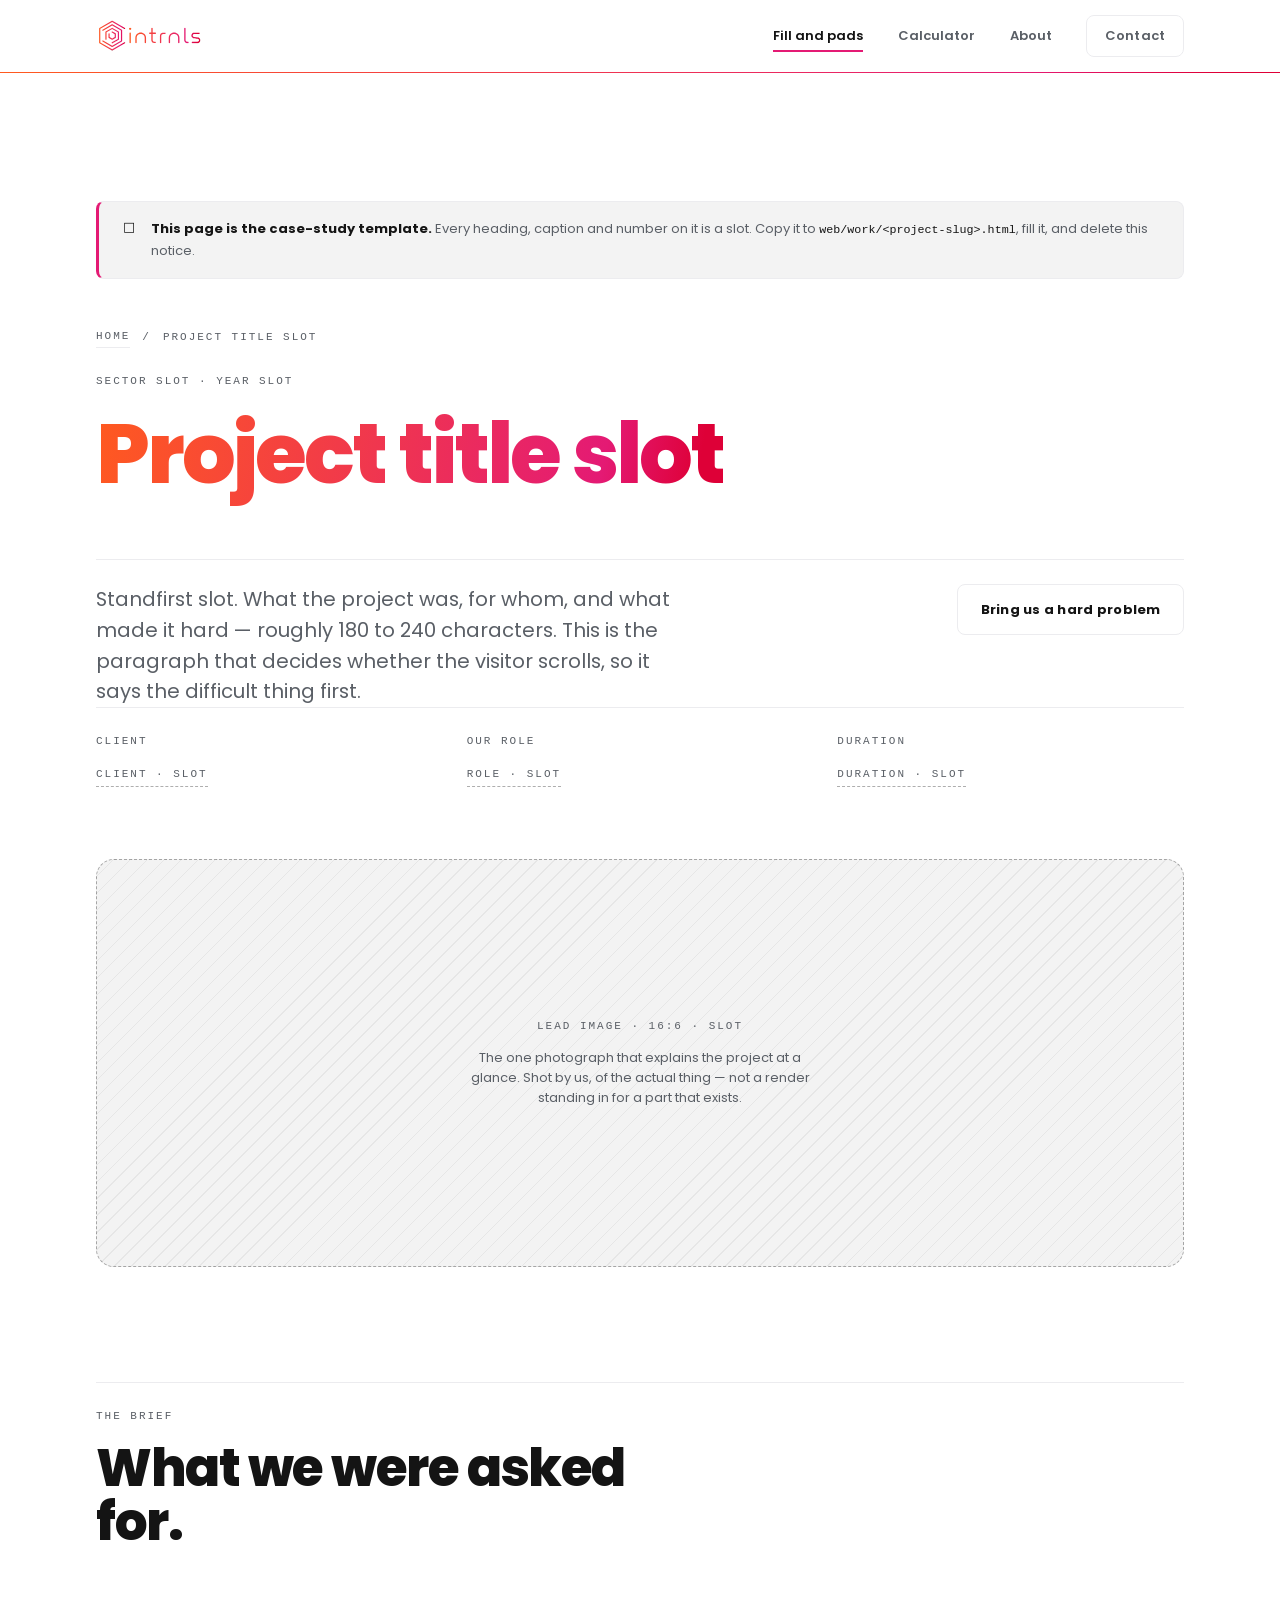
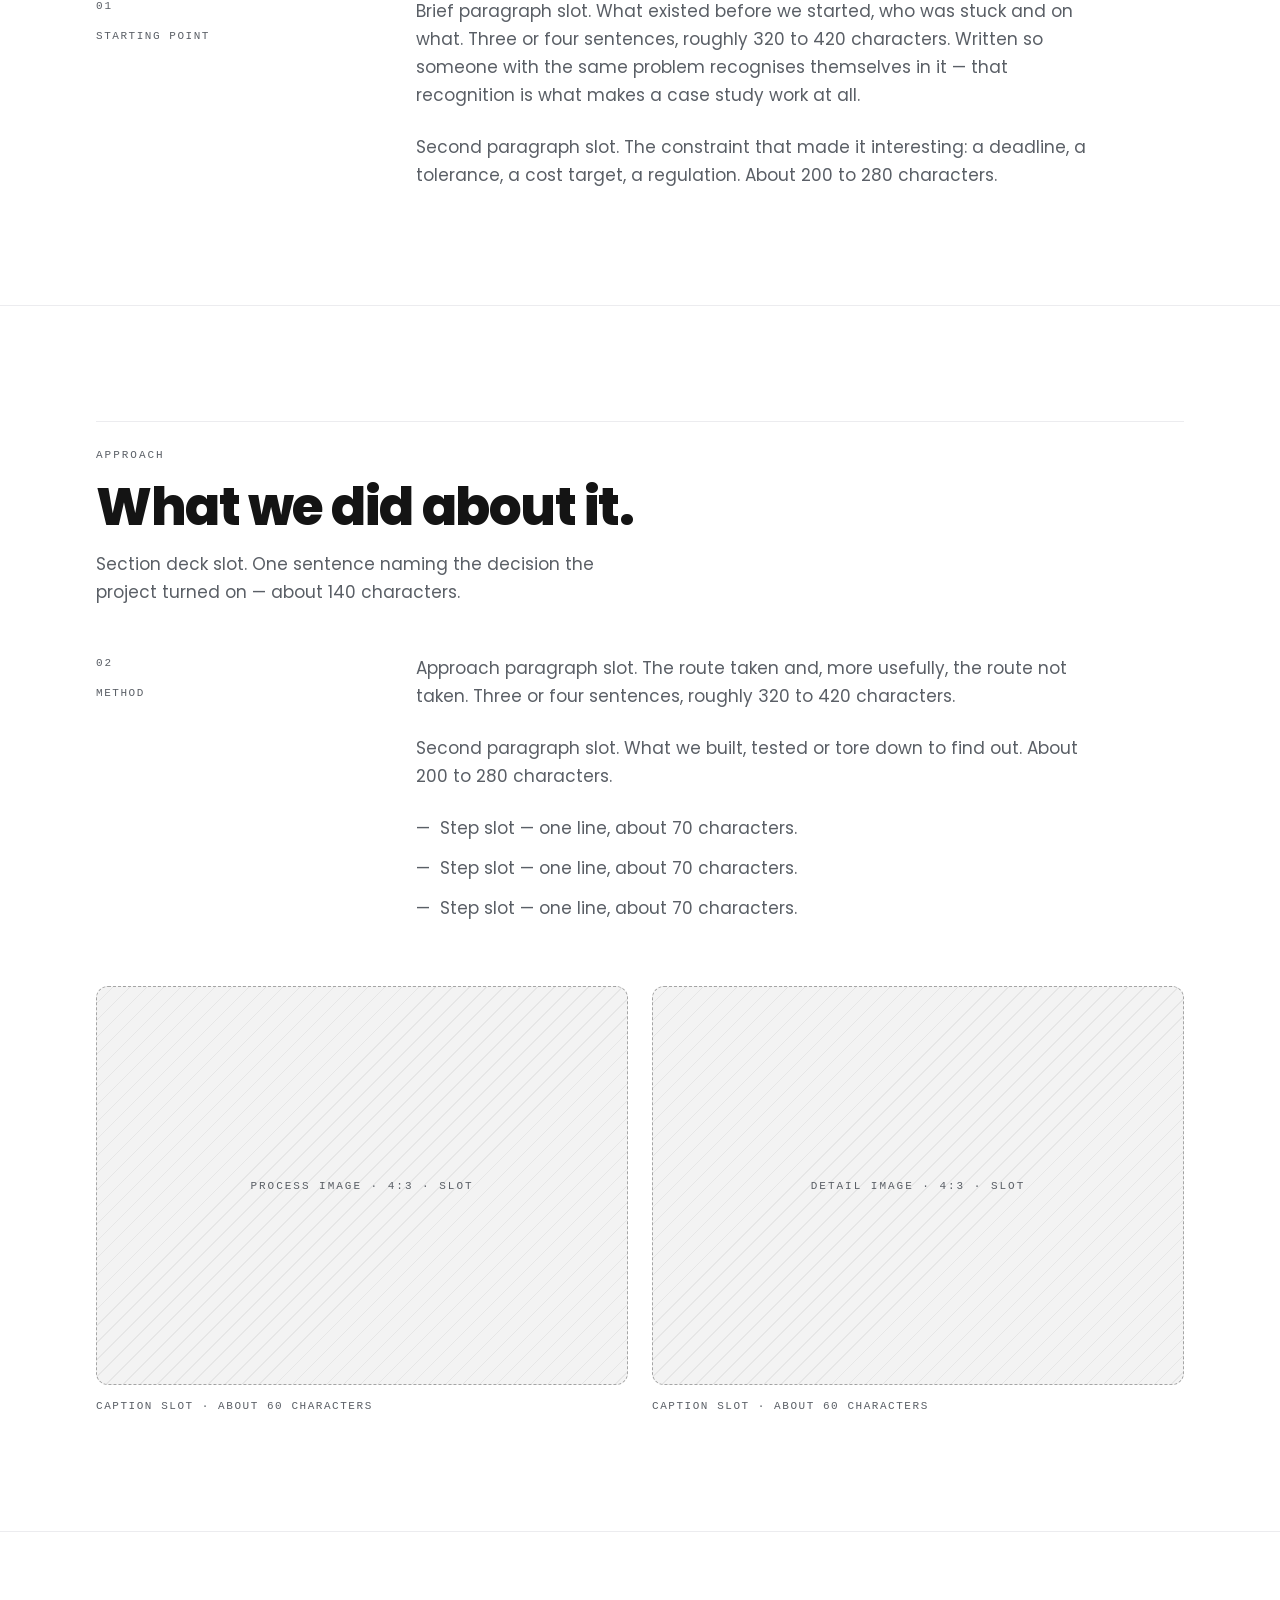
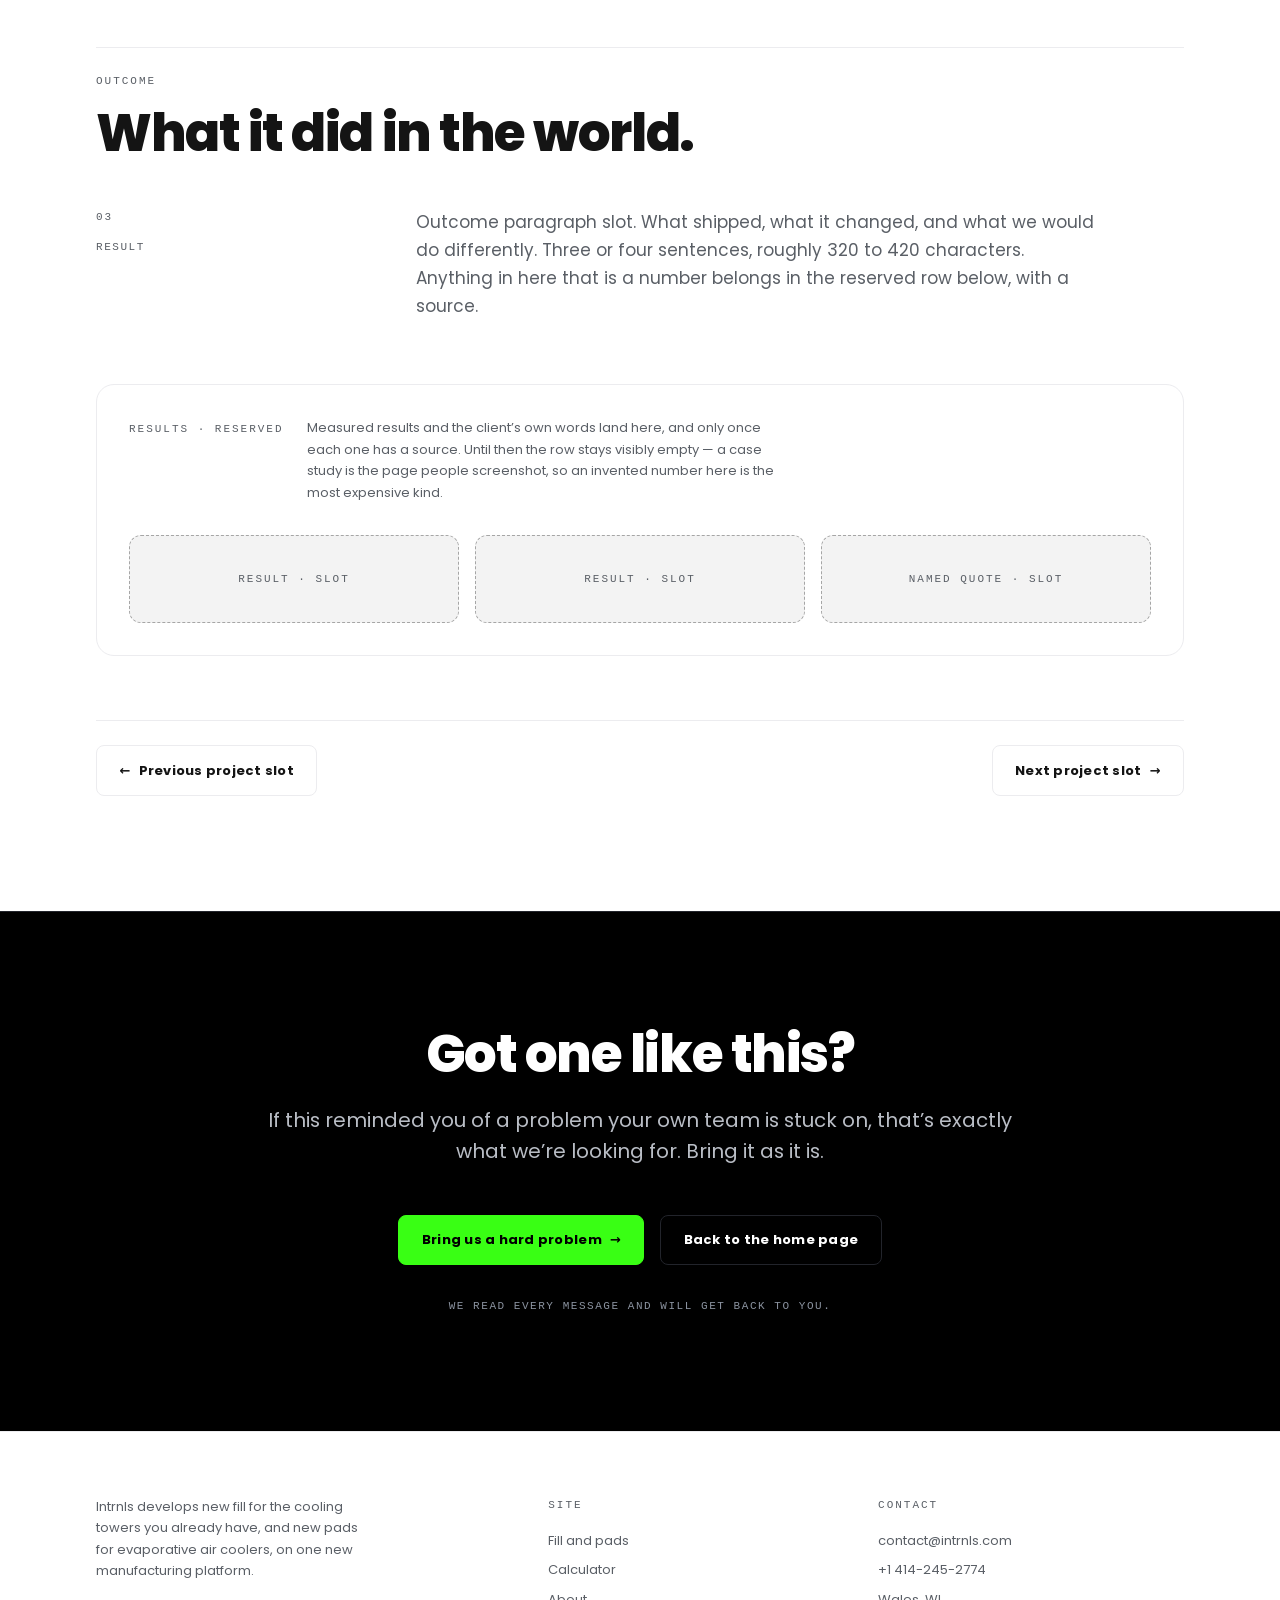
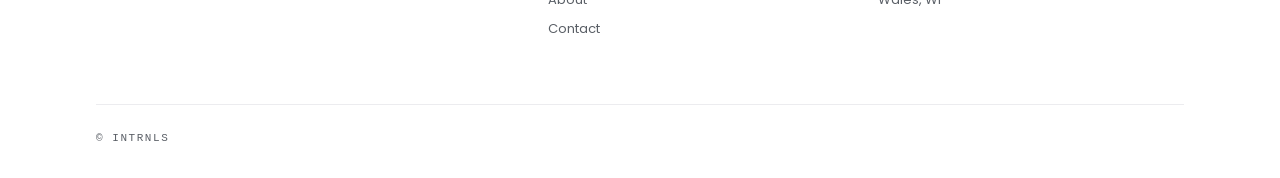
<file: web/work/_case-study-template.html>
<!doctype html>
<html lang="en" data-ground="cashmere">
<head>
<meta charset="utf-8">
<meta name="viewport" content="width=device-width, initial-scale=1">
<!-- NOT A REAL PAGE, BUT A REACHABLE ONE. This template sits in the published
     directory, so it is served at a public URL, and check.py deliberately QAs it
     as one of the six pages. Being QA-checked and being INDEXED are different
     things: without this tag a search result read "Project title slot" with a
     description of "META DESCRIPTION SLOT".
     Do NOT also block this path in robots.txt. A Disallow stops a crawler
     FETCHING the page, which stops it ever seeing this tag -- the two controls
     work against each other. noindex is the one that does this job. -->
<meta name="robots" content="noindex,nofollow">
<title data-slot="page-title">Project title slot — Work — intrnls</title>
<meta name="description" data-slot="meta-description" content="META DESCRIPTION SLOT — one project, 150-160 characters. Replace per case study.">
<!-- OPEN GRAPH, per-page half — SLOTS, like the title and description above.
     Replace both with the project's own words when a case study is written.
     og:url is deliberately ABSENT rather than invented: this file is a template
     and has no address. Add it as the real page is created:
     <meta property="og:url" content="https://intrnls.com/work/<slug>.html">
     A per-project og:image goes here too, overriding the site card in the include. -->
<meta property="og:title" content="Project title slot — Work — intrnls">
<meta property="og:description" content="META DESCRIPTION SLOT — one project, 150-160 characters. Replace per case study.">
<!-- @include:head-common -->
<!-- GENERATED BLOCK — edits here are overwritten. One source:
     web/_include/head-common.html, then  python3 web/_include/sync.py  .
     Per-page <title> and <meta name="description"> live in the page ABOVE the
     marker, because they are per-page by definition. -->
<meta name="color-scheme" content="dark light">

<meta property="og:type" content="website">
<meta property="og:site_name" content="Intrnls">
<meta property="og:locale" content="en_US">
<meta property="og:image" content="https://intrnls.com/img/og-card-fill.jpg">
<meta property="og:image:width" content="1200">
<meta property="og:image:height" content="630">
<meta property="og:image:alt" content="Close-up of tall 3D-printed lattice columns with water running down their faces, in the brand treatment: a magenta to orange gradient with the brightest water in green.">
<meta name="twitter:card" content="summary_large_image">
<meta name="twitter:image" content="https://intrnls.com/img/og-card-fill.jpg">
<meta name="twitter:image:alt" content="Close-up of tall 3D-printed lattice columns with water running down their faces, in the brand treatment: a magenta to orange gradient with the brightest water in green.">

<link rel="icon" type="image/svg+xml" href="../img/favicon.svg">

<!-- One line, deliberately blocking and inline: marks the document as scripted BEFORE
     first paint, so the CSS can show a working stacked nav (instead of a Menu button
     that does nothing) when JavaScript is off. Nothing else runs inline. -->
<script>document.documentElement.classList.add('js')</script>

<!-- Tokens first, site second. tokens.css is a VERBATIM sync of brand/tokens.css —
     re-sync it, never edit it here. site.css declares no palette of its own. -->
<link rel="stylesheet" href="../css/tokens.css">
<link rel="stylesheet" href="../css/site.css">
<link rel="preload" as="font" type="font/woff2" href="../fonts/poppins-latin-800.woff2" crossorigin>

<!-- The site's only global script: the mobile menu. Deferred, and nothing on any page
     needs it to render, read or be navigated. -->
<script src="../js/site.js" defer></script>
<!-- /@include:head-common -->
</head>

<body>

<!-- @include:header nav=fill -->
<!-- GENERATED BLOCK — edits here are overwritten. The one source for the skip link,
     the header and the primary nav is web/_include/header.html; change it there and
     run  python3 web/_include/sync.py  to push it into every page. -->
<a class="skip" href="#main">Skip to content</a>

<header class="site-head">
  <div class="container head-bar">

    <a class="brand" href="../index.html" aria-label="Intrnls, home" data-nav="home"><svg aria-hidden="true" xmlns="http://www.w3.org/2000/svg" xmlns:xlink="http://www.w3.org/1999/xlink" viewBox="0 0 540 180"><defs><style>.cls-1{fill:none;stroke-width:0px}.cls-2{clip-path:url(#clippath-1)}.cls-3{fill:url(#New_Gradient_Swatch_1-2);stroke-width:7px}.cls-3,.cls-4{stroke:currentColor;stroke-miterlimit:10}.cls-4{fill:url(#New_Gradient_Swatch_1);stroke-width:4px}.cls-5{clip-path:url(#clippath)}</style><clipPath id="clippath"><path class="cls-1" d="M80.93,13.14c-.52,0-1.04.13-1.5.4L17.08,49.54c-.93.53-1.5,1.53-1.5,2.6v72c0,1.07.57,2.06,1.5,2.6l62.35,36c.91.53,2.09.53,3,0l62.35-36c1.43-.83,1.93-2.67,1.1-4.1-.83-1.43-2.66-1.93-4.1-1.1l-60.85,35.13-59.35-34.27V53.87l59.35-34.27,60.85,35.13c1.43.83,3.27.33,4.1-1.1.83-1.43.33-3.27-1.1-4.1L82.43,13.54c-.46-.27-.98-.4-1.5-.4ZM34.17,112.11c-.26,0-.52.04-.78.1-.77.21-1.42.7-1.82,1.4-.83,1.43-.33,3.27,1.1,4.1l46.77,27c.91.53,2.09.53,3,0l46.77-27c.93-.53,1.5-1.53,1.5-2.6v-54c0-1.07-.57-2.06-1.5-2.6l-46.77-27c-.93-.54-2.07-.53-3,0l-46.77,27c-1.43.83-1.93,2.67-1.1,4.1.4.69,1.05,1.19,1.82,1.4.77.21,1.58.1,2.27-.3l45.27-26.13,43.77,25.27v50.54l-43.77,25.27-45.27-26.13c-.46-.27-.98-.4-1.5-.4ZM80.93,55.58l28.18,16.27v32.54l-29.68,17.13c-1.43.83-1.93,2.67-1.1,4.1.53.93,1.53,1.5,2.6,1.5.52,0,1.04-.14,1.49-.4h0s31.18-18,31.18-18c.93-.53,1.5-1.53,1.5-2.6v-36c0-1.07-.57-2.06-1.5-2.6l-31.18-18c-.93-.54-2.07-.53-3,0l-31.18,18c-.93.53-1.5,1.53-1.5,2.6v36c0,1.65,1.35,3,3,3s3-1.35,3-3v-34.27l28.18-16.27ZM65.35,76.09c-1.65,0-3,1.35-3,3v18c0,1.07.57,2.06,1.5,2.6l15.59,9c.91.53,2.09.53,3,0l15.59-9c.93-.53,1.5-1.53,1.5-2.6v-18c0-1.07-.57-2.06-1.5-2.6l-15.59-9c-1.43-.83-3.27-.33-4.1,1.1-.4.69-.51,1.5-.3,2.28.21.77.7,1.42,1.4,1.82l14.09,8.13v14.54l-12.59,7.27-12.59-7.27v-16.27c0-1.65-1.35-3-3-3Z"/></clipPath><linearGradient id="New_Gradient_Swatch_1" x1="12.58" y1="87.94" x2="149.02" y2="87.94" gradientUnits="userSpaceOnUse"><stop offset="0" stop-color="#ff5a1f"/><stop offset=".8" stop-color="#e41a74"/><stop offset=".95" stop-color="#de0037"/></linearGradient><clipPath id="clippath-1"><path class="cls-1" d="M390.42,79.39c2.79,0,5.45.54,7.89,1.62,2.39,1.05,4.5,2.49,6.28,4.27s3.22,3.9,4.27,6.28c1.07,2.44,1.62,5.1,1.62,7.89v23.4c0,.91.31,1.62,1.01,2.32s1.42,1.02,2.33,1.02c.99,0,1.74-.31,2.45-1.01.7-.7,1.01-1.42,1.01-2.33v-23.4c0-3.73-.71-7.26-2.11-10.49-1.42-3.26-3.35-6.12-5.75-8.52-2.39-2.39-5.26-4.33-8.52-5.75-3.22-1.4-6.75-2.11-10.48-2.11s-7.14.71-10.37,2.11c-3.26,1.42-6.12,3.35-8.52,5.75-2.4,2.4-4.33,5.26-5.75,8.52-1.4,3.22-2.11,6.75-2.11,10.48v23.4c0,.91.31,1.62,1.01,2.32s1.42,1.02,2.33,1.02c.97,0,1.69-.3,2.35-.98.69-.71.99-1.44.99-2.36v-23.4c0-2.8.54-5.46,1.62-7.89,1.05-2.39,2.49-4.5,4.27-6.28,1.78-1.78,3.93-3.22,6.37-4.28,2.47-1.07,5.1-1.61,7.81-1.61ZM335.94,73.19c-2.17,0-4.29.42-6.29,1.24-2.03.83-3.75,1.98-5.27,3.5-1.52,1.52-2.67,3.25-3.5,5.27-.82,2-1.24,4.12-1.24,6.29v33.36c0,.91.31,1.62,1.01,2.32s1.42,1.02,2.33,1.02c.97,0,1.69-.3,2.35-.98.69-.71.99-1.44.99-2.36v-33.36c0-2.39.9-4.62,2.67-6.63l.31-.31c2.01-1.78,4.24-2.68,6.64-2.68h8.88c.93,0,1.66-.31,2.36-.99.67-.66.98-1.38.98-2.35s-.3-1.69-.98-2.35c-.71-.69-1.44-.99-2.36-.99h-8.88ZM223.38,79.39c2.79,0,5.45.54,7.89,1.62,2.39,1.05,4.5,2.49,6.28,4.27s3.22,3.9,4.27,6.28c1.07,2.44,1.62,5.1,1.62,7.89v23.4c0,.91.31,1.62,1.01,2.32s1.42,1.02,2.33,1.02c.99,0,1.74-.31,2.45-1.01.7-.7,1.01-1.42,1.01-2.33v-23.4c0-3.73-.71-7.26-2.11-10.49-1.42-3.26-3.35-6.12-5.75-8.52-2.39-2.39-5.26-4.33-8.52-5.75-3.22-1.4-6.75-2.11-10.48-2.11s-7.14.71-10.37,2.11c-3.26,1.42-6.12,3.35-8.52,5.75-2.4,2.4-4.33,5.26-5.75,8.52-1.4,3.22-2.11,6.75-2.11,10.48v23.4c0,.91.31,1.62,1.01,2.32s1.42,1.02,2.33,1.02c.97,0,1.69-.3,2.35-.98.69-.71.99-1.44.99-2.36v-23.4c0-2.8.54-5.46,1.62-7.89,1.05-2.39,2.49-4.5,4.27-6.28,1.78-1.78,3.93-3.22,6.37-4.28,2.47-1.07,5.1-1.61,7.81-1.61ZM170.82,72.59c-.97,0-1.69.3-2.35.98-.68.71-.99,1.47-.99,2.48v46.8c0,.93.31,1.66.99,2.36.66.68,1.38.98,2.35.98.91,0,1.62-.31,2.33-1.01.7-.7,1.01-1.42,1.01-2.33v-46.8c0-.99-.31-1.74-1.02-2.45-.7-.7-1.42-1.01-2.32-1.01ZM170.82,48.47c-1.65,0-2.93.5-4.03,1.58-1.08,1.06-1.59,2.3-1.59,3.92s.51,2.9,1.61,4c1.1,1.1,2.38,1.62,4.01,1.62,1.55,0,2.78-.51,3.88-1.62,1.1-1.1,1.62-2.37,1.62-4s-.5-2.86-1.59-3.92c-1.1-1.08-2.35-1.58-3.91-1.58ZM481.97,118.91c-.91,0-1.62.31-2.33,1.01-.7.7-1.01,1.46-1.01,2.45,0,.91.31,1.62,1.01,2.32s1.42,1.02,2.33,1.02h25.56c1.95,0,3.76-.36,5.55-1.11,1.77-.74,3.34-1.8,4.7-3.15,1.35-1.35,2.36-2.87,3.07-4.65.72-1.8,1.07-3.59,1.07-5.48s-.31-3.52-.91-5.12c-.61-1.6-1.47-3.04-2.55-4.28-1.07-1.23-2.37-2.25-3.87-3.05-1.5-.8-3.18-1.34-4.99-1.6l-19.8-2.42c-1.74-.29-3.28-1.14-4.44-2.45-1.21-1.35-1.84-3.03-1.84-4.85,0-2.05.79-3.92,2.29-5.42,1.49-1.49,3.37-2.28,5.41-2.28h23.76c1.01,0,1.78-.31,2.48-.99.68-.66.98-1.38.98-2.35s-.3-1.69-.98-2.35c-.71-.69-1.47-.99-2.48-.99h-23.76c-1.99,0-3.87.37-5.59,1.1-1.72.73-3.24,1.76-4.5,3.06-1.3,1.33-2.36,2.91-3.15,4.68-.76,1.7-1.14,3.56-1.14,5.54,0,1.8.3,3.49.9,5.03.61,1.58,1.46,2.95,2.58,4.21,1.13,1.26,2.48,2.33,4.01,3.18,1.49.82,3.04,1.31,4.75,1.5,3.1.41,6.37.83,9.89,1.26,3.53.44,6.82.86,9.86,1.26l.13.02c1.73.29,3.27,1.14,4.43,2.44,1.21,1.36,1.85,3.04,1.85,4.85,0,2.05-.77,3.9-2.23,5.35-1.46,1.46-3.35,2.23-5.47,2.23h-25.56ZM444.42,48.47c-.93,0-1.66.31-2.36.99-.68.66-.98,1.38-.98,2.35v57.6c0,2.26.42,4.31,1.27,6.29.86,1.98,2.04,3.74,3.52,5.22,1.48,1.48,3.24,2.67,5.21,3.52,1.98.86,4.03,1.27,6.29,1.27h2.4c.97,0,1.69-.3,2.35-.98.69-.71.99-1.44.99-2.36,0-1.01-.31-1.78-.99-2.49-.65-.67-1.38-.97-2.35-.97h-2.4c-2.57,0-4.91-.94-6.75-2.72-1.88-1.81-2.87-4.16-2.87-6.78v-57.6c0-.99-.29-1.72-.96-2.39-.66-.66-1.4-.95-2.39-.95ZM268.98,72.59c-.91,0-1.62.31-2.33,1.01-.7.7-1.01,1.46-1.01,2.45,0,.91.31,1.62,1.01,2.32s1.42,1.02,2.33,1.02h7.58v30.02c0,2.23.43,4.34,1.27,6.29.85,1.97,2.03,3.7,3.49,5.13,1.49,1.45,3.25,2.63,5.24,3.49,1.98.86,4.03,1.27,6.29,1.27h3c.99,0,1.72-.29,2.39-.96.66-.66.95-1.4.95-2.38,0-.93-.31-1.66-.99-2.37-.65-.67-1.38-.97-2.35-.97h-3c-2.6,0-4.93-.96-6.74-2.77-1.81-1.8-2.76-4.13-2.76-6.73v-30.02h13.22c.97,0,1.69-.3,2.35-.98.69-.71.99-1.44.99-2.36,0-1.01-.31-1.78-.99-2.48-.65-.67-1.38-.98-2.35-.98h-13.22v-20.78c0-.97-.3-1.69-.98-2.35-.71-.68-1.47-.99-2.48-.99-.93,0-1.66.31-2.36.99-.68.66-.98,1.38-.98,2.35v20.78h-7.58Z"/></clipPath><linearGradient id="New_Gradient_Swatch_1-2" x1="160.51" y1="87.33" x2="526.6" y2="87.33" xlink:href="#New_Gradient_Swatch_1"/></defs><g class="cls-5"><rect class="cls-4" x="12.58" y="10.68" width="136.44" height="154.52"/></g><g class="cls-2"><rect class="cls-3" x="160.51" y="29.45" width="366.09" height="115.77"/></g></svg></a>

    <button class="nav-toggle" id="navToggle" aria-expanded="false" aria-controls="primary-nav">
      <span class="bars" aria-hidden="true"><i></i><i></i><i></i></span>
      <span>Menu</span>
    </button>

    <nav class="nav" id="primary-nav" aria-label="Primary">

      <a href="../index.html" data-nav="fill" aria-current="page">Fill and pads</a>
      <a href="../calculator.html" data-nav="calculator">Calculator</a>
      <a href="../about.html" data-nav="about">About</a>

      <a class="btn btn-line" href="../contact.html" data-nav="contact">Contact</a>
    </nav>
  </div>
</header>
<!-- /@include:header -->

<!-- tabindex="-1" so the skip link actually MOVES focus, not just the scroll
     position: Chrome and Firefox will forward focus to a non-focusable anchor
     target, Safari will not. No ring appears — the ring is :focus-visible. -->
<main id="main" tabindex="-1">

  <!-- ======================= HERO ======================= -->
  <section class="hero" aria-labelledby="hero-h">
    <div class="container">

      <!-- TEMPLATE NOTICE — true about this file, not a claim about a project.
           DELETE THIS BLOCK when you copy the template into a real case study. -->
      <div class="notice gap-bottom" data-state="note">
        <span class="ic" aria-hidden="true">&#9633;</span>
        <p><strong>This page is the case-study template.</strong> Every heading, caption and
          number on it is a slot. Copy it to <code>web/work/&lt;project-slug&gt;.html</code>,
          fill it, and delete this notice.</p>
      </div>

      <nav class="crumbs" aria-label="Breadcrumb">
        <a href="../index.html">Home</a>
        <span aria-hidden="true">/</span>
        <span aria-current="page" data-slot="crumb-title">Project title slot</span>
      </nav>

      <span class="kicker" data-slot="hero-eyebrow">Sector slot &middot; Year slot</span>

      <!-- The page's ONE gradient moment: the project title, display size. Keep it
           to one to three words — a long title should carry the gradient on its
           first two or three words only, not on the whole line. -->
      <h1 class="h1" id="hero-h"><span class="grad" data-slot="case-title">Project title slot</span></h1>

      <div class="hero-foot">
        <p class="lede" data-slot="hero-standfirst">
          Standfirst slot. What the project was, for whom, and what made it hard &mdash; roughly
          180 to 240 characters. This is the paragraph that decides whether the visitor scrolls,
          so it says the difficult thing first.
        </p>
        <div class="hero-actions">
          <a class="btn btn-line" href="../contact.html">Bring us a hard problem</a>
        </div>
      </div>

      <dl class="factsheet">
        <div>
          <dt>Client</dt>
          <dd><span class="slot-tag">Client &middot; slot</span></dd>
        </div>
        <div>
          <dt>Our role</dt>
          <dd><span class="slot-tag">Role &middot; slot</span></dd>
        </div>
        <div>
          <dt>Duration</dt>
          <dd><span class="slot-tag">Duration &middot; slot</span></dd>
        </div>

      </dl>
    </div>
  </section>

  <!-- ASSET SLOT — the lead image. Becomes a <picture> with real dimensions and
       honest alt text; hold the 16:6 ratio. -->
  <div class="container">
    <div class="slot hero-media" role="img"
         aria-label="Image slot: lead project photograph, 16 by 6, not yet supplied">
      <span class="slot-tag">Lead image &middot; 16:6 &middot; slot</span>
      <span class="slot-note">The one photograph that explains the project at a glance. Shot by
        us, of the actual thing &mdash; not a render standing in for a part that exists.</span>
    </div>
  </div>

  <!-- ======================= BRIEF ======================= -->
  <section class="band" aria-labelledby="brief-h">
    <div class="container">
      <div class="sec-head">
        <div>
          <span class="kicker">The brief</span>
          <h2 class="h2" id="brief-h" data-slot="brief-headline">What we were asked for.</h2>
        </div>
      </div>

      <div class="split">
        <div class="split-label">
          <span class="idx">01</span>
          <p class="meta" data-slot="brief-label">Starting point</p>
        </div>
        <div class="prose">
          <p data-slot="brief-body-1">
            Brief paragraph slot. What existed before we started, who was stuck and on what.
            Three or four sentences, roughly 320 to 420 characters. Written so someone with the
            same problem recognises themselves in it &mdash; that recognition is what makes a
            case study work at all.
          </p>
          <p data-slot="brief-body-2">
            Second paragraph slot. The constraint that made it interesting: a deadline, a
            tolerance, a cost target, a regulation. About 200 to 280 characters.
          </p>
        </div>
      </div>
    </div>
  </section>

  <!-- ======================= APPROACH ======================= -->
  <section class="band" aria-labelledby="app-h">
    <div class="container">
      <div class="sec-head">
        <div>
          <span class="kicker">Approach</span>
          <h2 class="h2" id="app-h" data-slot="approach-headline">What we did about it.</h2>
          <p class="deck" data-slot="approach-deck">
            Section deck slot. One sentence naming the decision the project turned on &mdash;
            about 140 characters.
          </p>
        </div>
      </div>

      <div class="split">
        <div class="split-label">
          <span class="idx">02</span>
          <p class="meta" data-slot="approach-label">Method</p>
        </div>
        <div class="prose">
          <p data-slot="approach-body-1">
            Approach paragraph slot. The route taken and, more usefully, the route not taken.
            Three or four sentences, roughly 320 to 420 characters.
          </p>
          <p data-slot="approach-body-2">
            Second paragraph slot. What we built, tested or tore down to find out. About 200 to
            280 characters.
          </p>
          <ul data-slot="approach-list" aria-label="What we did">
            <li>Step slot &mdash; one line, about 70 characters.</li>
            <li>Step slot &mdash; one line, about 70 characters.</li>
            <li>Step slot &mdash; one line, about 70 characters.</li>
          </ul>
        </div>
      </div>

      <!-- Process gallery. Two plates at the SAME ratio so their captions line up;
           swap either for .shot-wide (16:9), .shot-portrait (3:4) or .shot-square if a
           project needs it, and expect the captions to stagger when you do. Below the
           fold, so the real <img> gets loading="lazy" and honest alt text. -->
      <div class="gallery gap-top">
        <figure>
          <div class="slot shot" role="img" aria-label="Image slot: process photograph, 4 by 3, not yet supplied">
            <span class="slot-tag">Process image &middot; 4:3 &middot; slot</span>
          </div>
          <figcaption class="meta" data-slot="gallery-1-caption">Caption slot &middot; about 60 characters</figcaption>
        </figure>
        <figure>
          <div class="slot shot" role="img" aria-label="Image slot: detail photograph, 4 by 3, not yet supplied">
            <span class="slot-tag">Detail image &middot; 4:3 &middot; slot</span>
          </div>
          <figcaption class="meta" data-slot="gallery-2-caption">Caption slot &middot; about 60 characters</figcaption>
        </figure>
      </div>
    </div>
  </section>

  <!-- ======================= OUTCOME ======================= -->
  <section class="band" aria-labelledby="out-h">
    <div class="container">
      <div class="sec-head">
        <div>
          <span class="kicker">Outcome</span>
          <h2 class="h2" id="out-h" data-slot="outcome-headline">What it did in the world.</h2>
        </div>
      </div>

      <div class="split">
        <div class="split-label">
          <span class="idx">03</span>
          <p class="meta" data-slot="outcome-label">Result</p>
        </div>
        <div class="prose">
          <p data-slot="outcome-body">
            Outcome paragraph slot. What shipped, what it changed, and what we would do
            differently. Three or four sentences, roughly 320 to 420 characters. Anything in
            here that is a number belongs in the reserved row below, with a source.
          </p>
        </div>
      </div>

      <!-- FACT SLOTS — the row a case study exists for, and the row most likely to
           be filled with something flattering and unsourced. It stays empty until
           each cell has a source we can point at. (Home's Proof row, which this
           echoed, was cut on 2026-08-19; the rule stands on its own here.) -->
      <div class="proof gap-top">
        <div class="proof-head">
          <h3 class="kicker" id="res-h">Results &middot; reserved</h3>
          <p>Measured results and the client&rsquo;s own words land here, and only once each one
            has a source. Until then the row stays visibly empty &mdash; a case study is the page
            people screenshot, so an invented number here is the most expensive kind.</p>
        </div>
        <div class="proof-row" aria-labelledby="res-h">
          <div class="slot"><span class="slot-tag">Result &middot; slot</span></div>
          <div class="slot"><span class="slot-tag">Result &middot; slot</span></div>
          <div class="slot"><span class="slot-tag">Named quote &middot; slot</span></div>
        </div>
      </div>

      <!-- Prev / next. Both are real links in a real nav so the keyboard path
           through the index is a loop, not a dead end. -->
      <nav class="pager" aria-label="More projects">
        <a class="btn btn-line" href="_case-study-template.html">
          <span class="arw" aria-hidden="true">&larr;</span> Previous project slot</a>
        <a class="btn btn-line" href="_case-study-template.html">
          Next project slot <span class="arw" aria-hidden="true">&rarr;</span></a>
      </nav>
    </div>
  </section>

  <!-- ======================= CTA — THE ONE GROUND FLIP ======================= -->
  <section class="band cta" data-ground="lab" aria-labelledby="cta-h">
    <div class="container">
      <h2 class="h2" id="cta-h" data-slot="cta-headline">Got one like this?</h2>
      <p class="lede" data-slot="cta-body">
        If this reminded you of a problem your own team is stuck on, that&rsquo;s exactly what
        we&rsquo;re looking for. Bring it as it is.
      </p>
      <div class="cta-actions">
        <!-- THE page's one filled green. -->
        <a class="btn btn-go" href="../contact.html">Bring us a hard problem <span class="arw" aria-hidden="true">&rarr;</span></a>
        <a class="btn btn-line" href="../index.html">Back to the home page</a>
      </div>
      <!-- A REAL COMMITMENT — see index.html. Same wording on all five CTA bands. -->
      <p class="fineprint" data-slot="cta-fineprint">We read every message and will get back to you.</p>
    </div>
  </section>

</main>

<!-- @include:footer -->

<footer class="site-foot">
  <div class="container">
    <div class="foot-grid">
      <div>

        <p class="foot-lede" data-slot="foot-lede">
          Intrnls develops new fill for the cooling towers you already have, and new pads for
          evaporative air coolers, on one new manufacturing platform.
        </p>
      </div>
      <div>
        <h2>Site</h2>
        <ul>
          <li><a href="../index.html">Fill and pads</a></li>
          <li><a href="../calculator.html">Calculator</a></li>
          <li><a href="../about.html">About</a></li>
          <li><a href="../contact.html">Contact</a></li>
        </ul>
      </div>
      <div>
        <h2>Contact</h2>

        <ul>
          <li><a href="mailto:contact@intrnls.com">contact@intrnls.com</a></li>
          <li><a href="tel:+14142452774">+1 414-245-2774</a></li>
          <li>Wales, WI</li>
        </ul>
      </div>
      <!-- NO "ELSEWHERE" COLUMN. We were given no social accounts, so the column
           and its heading are gone rather than standing empty; .foot-grid is three
           columns to match. Re-adding it is this block plus the column count. -->
    </div>
    <div class="foot-rule">
      <span>&copy; Intrnls</span>

    </div>
  </div>
</footer>
<!-- /@include:footer -->

</body>
</html>
</file>
<file: web/css/tokens.css>
/* ============================================================================
   intrnls — brand design tokens  ·  v0.1  (proposed, pending Matthew+David sign-off)
   CANONICAL SOURCE: the private comms repo, identity/tokens/tokens.css
   Consumer repos SYNC this file — never fork or re-declare it.
   NOTE: some consumers are PUBLIC — nothing in this file (or the synced README)
   may name private repos or link private issues; it ships to intrnls.com.
   Doctrine + rationale: ../PALETTE.md
   ----------------------------------------------------------------------------
   Ground truth = this repo + the intrnls.com hero. One gradient, two grounds,
   one outlaw accent (acid green). NO cyan. NO amber.
   ============================================================================ */

:root {
  /* ---- brand primitives (never change these hexes) ---- */
  --intrnls-orange:  #FF5A1F;   /* gradient start · hero · action        */
  --intrnls-magenta: #E41A74;   /* the ONE pink — logo magenta            */
  --intrnls-crimson: #DE0037;   /* gradient end · warn/critical · trail   */
  --intrnls-green:   #39FF14;   /* acid green — go / alive / the accent   */
  --intrnls-black:   #000000;   /* "Lab" ground                           */
  --intrnls-white:   #FFFFFF;   /* "Cashmere" ground                      */

  /* the signature. warm→cool, orange leads, crimson trails. */
  --intrnls-gradient: linear-gradient(100deg,
      #FF5A1F 0%, #E41A74 80%, #DE0037 95%);
  /* vertical variant for tall surfaces (e.g. card backs) */
  --intrnls-gradient-v: linear-gradient(158deg,
      #FF5A1F 0%, #E41A74 56%, #DE0037 100%);

  /* ---- neutrals (warm-biased greys, chosen not defaulted) ---- */
  --intrnls-ink:     #141414;   /* text on Cashmere            */
  --intrnls-slate:   #5A5F66;   /* secondary text / quiet      */
  --intrnls-muted:   #8B8F98;   /* labels / captions           */
  --intrnls-hair:    #ECECEF;   /* hairlines on white          */
  --intrnls-panel:   #0E0E12;   /* raised panel on Lab         */
  --intrnls-edge:    #22242B;   /* hairlines on black          */

  /* ---- semantic state (in-palette; NEVER color-alone — pair with glyph+label) ---- */
  --intrnls-state-go:       var(--intrnls-green);    /* live / confirmed / on   */
  --intrnls-state-warn:     var(--intrnls-orange);   /* caution / staged        */
  --intrnls-state-critical: var(--intrnls-crimson);  /* error / armed / E-stop  */
  --intrnls-state-idle:     var(--intrnls-muted);    /* unknown / blocked       */

  /* ---- type ---- */
  --intrnls-font-display: 'Cera Pro', 'Poppins', system-ui, sans-serif;
  --intrnls-font-body:    'Cera Pro', 'Poppins', system-ui, sans-serif;
  --intrnls-font-mono:    ui-monospace, 'SFMono-Regular', Consolas, Menlo, monospace;

  /* ---- RETIRED — do not use (kept named so linters can flag them) ---- */
  --intrnls-DEPRECATED-cyan:  #22F0FF;  /* Miami-Vice drift — in no brand asset  */
  --intrnls-DEPRECATED-amber: #FFB515;  /* Squarespace theme leak — not brand    */
}

/* ============================================================================
   GROUNDS — apply one to a surface. Style components through --bg/--fg/--accent,
   never against a raw hex. Default (no attribute) = Cashmere (light).
   ============================================================================ */

:root,
[data-ground="cashmere"] {
  --bg:       var(--intrnls-white);
  --fg:       var(--intrnls-ink);
  --fg-quiet: var(--intrnls-slate);
  --fg-muted: var(--intrnls-muted);
  --hairline: var(--intrnls-hair);
  --accent:   var(--intrnls-magenta);   /* single accent moment on light */
  --gradient: var(--intrnls-gradient);
  --go:       var(--intrnls-green);
}

[data-ground="lab"] {
  --bg:       var(--intrnls-black);
  --fg:       var(--intrnls-white);
  --fg-quiet: #B9BDC5;
  --fg-muted: #8B93A0;
  --hairline: var(--intrnls-edge);
  --accent:   var(--intrnls-green);      /* on black, acid green carries it */
  --gradient: var(--intrnls-gradient);
  --go:       var(--intrnls-green);
}

/* Gradient text helper (works on either ground). */
.intrnls-gradient-text {
  background: var(--intrnls-gradient);
  -webkit-background-clip: text;
  background-clip: text;
  color: transparent;
  -webkit-text-fill-color: transparent;
}
</file>
<file: web/css/site.css>
/* ============================================================================
   intrnls.com — marketing site stylesheet
   ----------------------------------------------------------------------------
   PALETTE: none declared here. Every colour in this file resolves to a variable
   from css/tokens.css (a verbatim sync of brand/tokens.css). There is no raw hex
   below this line — check it with:  grep -nE "#[0-9a-fA-F]{3,8}" web/css/site.css
   Derived values use color-mix() over token variables ONLY, never a new hue.

   GROUND: set with data-ground="lab" | "cashmere" on <html> (page ground) or on
   any <section> (a band that flips ground). One flip per page, maximum.
   ============================================================================ */

/* ---------------------------------------------------------------------------
   1. TYPE — self-hosted, no CDN, works offline.
   Cera Pro is the owned display face and is NOT redistributed here; when the
   licensed files land, drop them in web/fonts/ and add the @font-face blocks
   ABOVE these — the stack already prefers 'Cera Pro'.

   ⚠ DEPLOY: Poppins is licensed under the SIL Open Font License 1.1, which
   requires the licence to travel WITH the font files. The copyright notice is
   inside each .woff2, but the licence text is NOT — it lives only in
   web/fonts/OFL.txt. Copying the web/ tree satisfies this automatically; an
   asset-graph build that emits only referenced files would silently drop it.
   Ship web/fonts/OFL.txt with the fonts. It costs 4 KB.
   Inventory + reasoning: THIRD-PARTY-NOTICES.md.
   --------------------------------------------------------------------------- */
@font-face{font-family:'Poppins';font-style:normal;font-weight:400;font-display:swap;
  src:url('../fonts/poppins-latin-400.woff2') format('woff2');
  unicode-range:U+0000-00FF,U+0131,U+0152-0153,U+02BB-02BC,U+02C6,U+02DA,U+02DC,U+2000-206F,U+2074,U+20AC,U+2122,U+2191,U+2193,U+2212,U+2215,U+FEFF,U+FFFD;}
@font-face{font-family:'Poppins';font-style:normal;font-weight:500;font-display:swap;
  src:url('../fonts/poppins-latin-500.woff2') format('woff2');
  unicode-range:U+0000-00FF,U+0131,U+0152-0153,U+02BB-02BC,U+02C6,U+02DA,U+02DC,U+2000-206F,U+2074,U+20AC,U+2122,U+2191,U+2193,U+2212,U+2215,U+FEFF,U+FFFD;}
@font-face{font-family:'Poppins';font-style:normal;font-weight:600;font-display:swap;
  src:url('../fonts/poppins-latin-600.woff2') format('woff2');
  unicode-range:U+0000-00FF,U+0131,U+0152-0153,U+02BB-02BC,U+02C6,U+02DA,U+02DC,U+2000-206F,U+2074,U+20AC,U+2122,U+2191,U+2193,U+2212,U+2215,U+FEFF,U+FFFD;}
@font-face{font-family:'Poppins';font-style:normal;font-weight:700;font-display:swap;
  src:url('../fonts/poppins-latin-700.woff2') format('woff2');
  unicode-range:U+0000-00FF,U+0131,U+0152-0153,U+02BB-02BC,U+02C6,U+02DA,U+02DC,U+2000-206F,U+2074,U+20AC,U+2122,U+2191,U+2193,U+2212,U+2215,U+FEFF,U+FFFD;}
@font-face{font-family:'Poppins';font-style:normal;font-weight:800;font-display:swap;
  src:url('../fonts/poppins-latin-800.woff2') format('woff2');
  unicode-range:U+0000-00FF,U+0131,U+0152-0153,U+02BB-02BC,U+02C6,U+02DA,U+02DC,U+2000-206F,U+2074,U+20AC,U+2122,U+2191,U+2193,U+2212,U+2215,U+FEFF,U+FFFD;}

/* ---------------------------------------------------------------------------
   2. SITE SCALE — spacing, type, measure. No colour here.
   Type is in rem with NO px font-size on <html>, so browser zoom and the user's
   own default font size both work. That is the accessibility text-size control
   on a marketing site; a bespoke A-/A/A+ widget belongs on tool surfaces, not here.
   --------------------------------------------------------------------------- */
:root{
  --container: 1200px;
  --gutter: clamp(1.25rem, 5vw, 3.5rem);

  --s1:.25rem; --s2:.5rem;  --s3:.75rem; --s4:1rem;   --s5:1.5rem;
  --s6:2rem;   --s7:3rem;   --s8:4rem;   --s9:6rem;   --s10:8rem;

  --section-y: clamp(4rem, 9vw, 8rem);

  --t-mono:   .6875rem;                       /* 11px, tracked +.18em, uppercase */
  --t-sm:     .8125rem;
  --t-body:   1.0625rem;
  --t-lede:   clamp(1.125rem, 1.55vw, 1.3125rem);
  --t-h3:     clamp(1.25rem, 1.6vw, 1.4375rem);
  --t-h2:     clamp(2rem, 4.2vw, 3.25rem);
  --t-h1:     clamp(2.625rem, 6.6vw, 5.25rem);

  --r-sm:.5rem; --r-md:.75rem; --r-lg:1.125rem;
  --measure: 62ch;

  --ease:.16s cubic-bezier(.4,0,.2,1);
}

/* ---------------------------------------------------------------------------
   3. GROUND-DERIVED SURFACES — all color-mix over tokens, no new hues.
   --label  : the smallest text colour. Deliberately different per ground:
              --fg-muted passes on black but NOT at 11px on white, so Cashmere
              steps up to --fg-quiet. Never demote it back.
   --go-ink : acid green pushed to a readable ink for TEXT on Cashmere. Derived
              from --intrnls-green + --intrnls-black; it is not a new palette entry.
   --------------------------------------------------------------------------- */
:root,[data-ground="cashmere"]{
  color-scheme: light;                        /* native controls match the ground */
  --panel:   color-mix(in srgb, var(--intrnls-ink) 5%, var(--bg));
  --panel-2: color-mix(in srgb, var(--intrnls-ink) 9%, var(--bg));
  --label:   var(--fg-quiet);
  --go-ink:  color-mix(in srgb, var(--intrnls-green) 48%, var(--intrnls-black));
  --on-accent: var(--intrnls-white);
  /* STATE INKS — for form errors and confirmations. Same doctrine as --go-ink:
     derived from the state tokens, never a new hue, and never used colour-alone
     (every state below is glyph + word + colour). Crimson is 5.05:1 on white, so
     on Cashmere it is used neat. */
  --err:     var(--intrnls-state-critical);
  --err-bg:  color-mix(in srgb, var(--intrnls-state-critical) 6%, var(--bg));
  --ok:      var(--go-ink);
  --field-bg: var(--bg);

  --go-fill:       var(--go-ink);
  --go-fill-ink:   var(--intrnls-white);
  --go-fill-hover: color-mix(in srgb, var(--go-ink) 85%, var(--intrnls-black));
}
[data-ground="lab"]{
  color-scheme: dark;
  --panel:   color-mix(in srgb, var(--intrnls-white) 4%, var(--bg));
  --panel-2: color-mix(in srgb, var(--intrnls-white) 8%, var(--bg));
  --label:   var(--fg-muted);
  --go-ink:  var(--intrnls-green);
  --on-accent: var(--intrnls-black);
  /* Neat crimson is only 4.16:1 on black — it FAILS AA for a 13px error message.
     Lifted with white until it passes (measured 5.4:1). Do not demote it back;
     this is the same call --label makes on Cashmere, in the other direction. */
  --err:     color-mix(in srgb, var(--intrnls-state-critical) 74%, var(--intrnls-white));
  --err-bg:  color-mix(in srgb, var(--intrnls-state-critical) 16%, var(--bg));
  --ok:      var(--intrnls-state-go);
  --field-bg: var(--panel);
  --go-fill:       var(--intrnls-green);
  --go-fill-ink:   var(--intrnls-black);
  --go-fill-hover: color-mix(in srgb, var(--intrnls-green) 82%, var(--intrnls-white));
}

/* ---------------------------------------------------------------------------
   4. RESET / BASE
   --------------------------------------------------------------------------- */
*,*::before,*::after{box-sizing:border-box}
html{-webkit-text-size-adjust:100%; scroll-behavior:smooth}
body{
  margin:0;
  background:var(--bg);
  color:var(--fg);
  font-family:var(--intrnls-font-body);
  font-size:var(--t-body);
  line-height:1.65;
  font-weight:400;
  -webkit-font-smoothing:antialiased;
  -moz-osx-font-smoothing:grayscale;
}
img,svg{display:block;max-width:100%}
h1,h2,h3,h4,p,ul{margin:0}
ul{padding:0;list-style:none}
a{color:inherit;text-decoration:none}
button{font:inherit;color:inherit;background:none;border:0}
::selection{background:var(--accent); color:var(--on-accent)}

/* focus is brand law — visible, ground-aware, never removed */
:focus-visible{
  outline:2px solid var(--accent);
  outline-offset:3px;
  border-radius:var(--r-sm);
}

@media (prefers-reduced-motion: reduce){
  html{scroll-behavior:auto}
  *,*::before,*::after{
    animation-duration:.01ms !important; animation-iteration-count:1 !important;
    transition-duration:.01ms !important; scroll-behavior:auto !important;
  }
}

/* ---------------------------------------------------------------------------
   5. PRIMITIVES
   --------------------------------------------------------------------------- */
.container{width:100%; max-width:var(--container); margin-inline:auto; padding-inline:var(--gutter)}

.band{background:var(--bg); color:var(--fg); padding-block:var(--section-y)}
.band + .band{border-top:1px solid var(--hairline)}

.kicker{
  font-family:var(--intrnls-font-mono);
  font-size:var(--t-mono);
  letter-spacing:.18em;
  text-transform:uppercase;
  color:var(--label);
  font-weight:500;
}
.lede{font-size:var(--t-lede); line-height:1.55; color:var(--fg-quiet); max-width:var(--measure)}
.prose{color:var(--fg-quiet); max-width:var(--measure)}

/* Safety net: a display line must never be the thing that makes the page scroll
   sideways. Any authored <br> that is hidden responsively MUST have a space after it. */
h1,h2,h3{font-family:var(--intrnls-font-display); font-weight:800; overflow-wrap:break-word}
.h1{font-size:var(--t-h1); line-height:.96; letter-spacing:-.035em}
.h2{font-size:var(--t-h2); line-height:1.04; letter-spacing:-.028em}
.h3{font-size:var(--t-h3); line-height:1.25; letter-spacing:-.01em; font-weight:700}

/* THE GRADIENT MOMENT. Display sizes only (>=2rem / >=700). Never at body size:
   the crimson tail loses contrast below large-text thresholds. */
.grad{
  background:var(--gradient);
  -webkit-background-clip:text; background-clip:text;
  color:transparent; -webkit-text-fill-color:transparent;
  padding-block:.06em; margin-block:-.06em;   /* stop the clip cropping descenders */
}
@supports not ((background-clip:text) or (-webkit-background-clip:text)){
  .grad{color:var(--intrnls-orange); -webkit-text-fill-color:currentColor}
}

/* ---- buttons ---------------------------------------------------------- */
.btn{
  display:inline-flex; align-items:center; gap:var(--s2);
  padding:.85rem 1.4rem; border-radius:var(--r-sm);
  font-size:var(--t-sm); font-weight:700; letter-spacing:.02em;
  border:1px solid transparent; cursor:pointer;
  transition:background var(--ease), color var(--ease), border-color var(--ease), transform var(--ease);
}
.btn .arw{transition:transform var(--ease)}
.btn:hover .arw{transform:translateX(3px)}

.btn-go{background:var(--go-fill); color:var(--go-fill-ink); border-color:var(--go-fill)}
/* an accent-coloured ring on an accent-coloured fill is a ring you can't see —
   the one control that overrides the global ring colour, and the only one. */
.btn-go:focus-visible,.skip:focus-visible{outline-color:var(--fg)}
.btn-go:hover{background:var(--go-fill-hover); border-color:var(--go-fill-hover)}

/* secondary = outline, quiet */
.btn-line{border-color:var(--hairline); color:var(--fg)}
.btn-line:hover{border-color:var(--fg); background:var(--panel)}

/* tertiary = a text link that behaves like a control */
.btn-text{padding-inline:0; color:var(--fg-quiet); font-weight:600}
.btn-text:hover{color:var(--fg)}

/* ---- section header --------------------------------------------------- */
.sec-head{
  display:grid; grid-template-columns:1fr auto; align-items:start;
  gap:var(--s5) var(--s7); margin-bottom:var(--s7);
  padding-top:var(--s5); border-top:1px solid var(--hairline);
}
.sec-head .kicker{display:block; margin-bottom:var(--s4)}
.sec-head .h2{max-width:18ch}
.sec-head .deck{margin-top:var(--s4); color:var(--fg-quiet); max-width:48ch; font-size:var(--t-body)}
.sec-more{
  white-space:nowrap; margin-top:-.15rem;
  font-size:var(--t-sm); font-weight:600; color:var(--fg-quiet);
  border-bottom:1px solid var(--hairline); padding-bottom:.25rem;
  transition:color var(--ease), border-color var(--ease);
}
.sec-more:hover{color:var(--fg); border-color:var(--accent)}

/* ---------------------------------------------------------------------------
   6. HEADER / NAV  — the only place the logo appears on the page.
   The 1px gradient rule under the bar is CHROME, not the gradient moment; it is
   the same signature the tool surfaces use, so site and cockpit read as one company.
   --------------------------------------------------------------------------- */
.skip{
  position:absolute; left:var(--s4); top:var(--s4); z-index:100;
  transform:translateY(-200%);
  background:var(--go); color:var(--intrnls-black);
  padding:.7rem 1.1rem; border-radius:var(--r-sm); font-weight:700; font-size:var(--t-sm);
}
.skip:focus{transform:none}

.site-head{
  position:sticky; top:0; z-index:50;
  background:color-mix(in srgb, var(--bg) 84%, transparent);
  backdrop-filter:blur(14px); -webkit-backdrop-filter:blur(14px);
  border-bottom:1px solid var(--hairline);
}
.site-head::after{
  content:""; position:absolute; left:0; right:0; bottom:-1px; height:1px;
  background:var(--gradient);
}
.head-bar{display:flex; align-items:center; gap:var(--s5); min-height:4.5rem}

.brand{
  display:flex; align-items:center; margin-right:auto;
}

.brand svg{
  display:block; height:2.25rem; width:auto; color:var(--fg);
}

.nav{display:flex; align-items:center; gap:var(--s2)}
.nav a{
  position:relative; padding:.5rem .85rem; border-radius:var(--r-sm);
  font-size:var(--t-sm); font-weight:600; color:var(--fg-quiet);
  transition:color var(--ease);
}
.nav a:hover{color:var(--fg)}
/* active = colour + underline + aria-current. Never colour alone. */
.nav a[aria-current="page"]{color:var(--fg)}
.nav a[aria-current="page"]::after{
  content:""; position:absolute; left:.85rem; right:.85rem; bottom:.15rem;
  height:2px; background:var(--accent);
}
.nav .btn{margin-left:var(--s3); padding:.6rem 1.1rem}

.nav-toggle{
  display:none; align-items:center; gap:var(--s2); margin-left:auto;
  padding:.55rem .9rem; border:1px solid var(--hairline); border-radius:var(--r-sm);
  font-size:var(--t-sm); font-weight:600; cursor:pointer;
}
.nav-toggle .bars{display:grid; gap:3px}
.nav-toggle .bars i{display:block; width:15px; height:1.5px; background:currentColor}

/* ---------------------------------------------------------------------------
   7. HERO — one focal point: the headline. No competing artwork inside it.
   --------------------------------------------------------------------------- */
.hero{padding-block:clamp(4rem, 10vw, 8.5rem) clamp(3rem, 6vw, 4.5rem)}
.hero .kicker{display:block; margin-bottom:var(--s5)}
.hero .h1{margin-bottom:var(--s8)}

/* the foot row is what stops the hero being a left column against dead space:
   standfirst holds the left, the actions hold the right, a hairline binds them. */
.hero-foot{
  display:grid; grid-template-columns:minmax(0,1fr) auto; align-items:start;
  gap:var(--s5) var(--s8);
  padding-top:var(--s5); border-top:1px solid var(--hairline);
}
.hero-foot .lede{max-width:48ch; margin:0}
.hero-actions{display:flex; flex-wrap:wrap; align-items:center; gap:var(--s4); justify-content:flex-end}

.slot{
  display:grid; place-content:center; gap:var(--s3); text-align:center;
  background:var(--panel);
  border:1px dashed color-mix(in srgb, var(--fg) 34%, transparent);
  border-radius:var(--r-md);
  padding:var(--s5);
}
/* .slot-tag also stands alone — a FACT slot inline in running content
   (an inbox, a phone number, a location). Dashed underline = "not filled yet". */
.slot-tag{
  display:inline-block;
  font-family:var(--intrnls-font-mono); font-size:var(--t-mono);
  letter-spacing:.18em; text-transform:uppercase; color:var(--label);
  border-bottom:1px dashed color-mix(in srgb, var(--fg) 34%, transparent);
  padding-bottom:.15rem;
}
.slot .slot-tag{color:var(--fg-quiet); border-bottom:0; padding-bottom:0}
.slot .slot-note{font-size:var(--t-sm); color:var(--label); max-width:46ch; line-height:1.55}

/* An empty asset plate has to read as scaffolding, not as a design element that
   failed to load. The hatch is the standard "nothing here yet" convention — it is
   load-bearing information, and it disappears the moment real art is dropped in. */
.slot[class*="shot"], .slot.hero-media{
  background-image:repeating-linear-gradient(135deg,
    transparent 0 11px,
    color-mix(in srgb, var(--fg) 6%, transparent) 11px 12px);
}

.hero-media{aspect-ratio:16/6; border-radius:var(--r-lg)}
@media (max-width:640px){ .hero-media{aspect-ratio:4/3} }

/* ---------------------------------------------------------------------------
   9. CAPABILITY CARDS
   --------------------------------------------------------------------------- */
.cards{display:grid; grid-template-columns:repeat(3,1fr); gap:var(--s5)}
.card{
  position:relative; display:flex; flex-direction:column; gap:var(--s4);
  padding:var(--s6) var(--s5) var(--s6);
  background:var(--panel); border:1px solid var(--hairline); border-radius:var(--r-lg);
  transition:border-color var(--ease), background var(--ease);
}
.card:hover{border-color:color-mix(in srgb, var(--accent) 55%, var(--hairline))}
.card:focus-within{outline:2px solid var(--accent); outline-offset:3px}
.card .idx{
  font-family:var(--intrnls-font-mono); font-size:var(--t-mono); letter-spacing:.18em;
  color:var(--label);
}
.card .h3 a::after{content:""; position:absolute; inset:0}   /* whole card is the target */
.card .h3 a:focus-visible{outline:none}                      /* ring shown by :focus-within */
.card p{font-size:var(--t-sm); line-height:1.6; color:var(--fg-quiet); margin:0}
/* .tags and .meta are generic — a card is just their most common home. Unscoping
   them is what lets What We Do / a case study use the same chips without a
   second, near-identical component. */
.tags{display:flex; flex-wrap:wrap; gap:var(--s2)}
.tags li{
  font-family:var(--intrnls-font-mono); font-size:var(--t-mono); letter-spacing:.1em;
  color:var(--label); border:1px solid var(--hairline); border-radius:var(--r-sm);
  padding:.25rem .5rem;
}
.card .tags{margin-top:auto; padding-top:var(--s4)}

@media (min-width:721px){
  .cards .card .h3{min-height:2.5em}   /* 2 lines at --t-h3's 1.25 line-height */
}

/* ---------------------------------------------------------------------------
   10. WORK — the one ground flip on this page (Cashmere). Photography needs it.
   --------------------------------------------------------------------------- */
.work-grid{display:grid; grid-template-columns:repeat(3,1fr); gap:var(--s5)}

.work-grid[data-cols="2"]{grid-template-columns:repeat(2,1fr)}
.work-item{display:flex; flex-direction:column; gap:var(--s4)}
/* .shot is the 4:3 plate wherever it appears — it used to be scoped to
   .work-item, which meant the same markup in a case-study gallery collapsed to a
   content-height strip. Ratio belongs to the plate, not to its container. */
.slot.shot{aspect-ratio:4/3; border-radius:var(--r-md)}
.work-item .h3{margin-top:var(--s1)}
.meta{
  font-family:var(--intrnls-font-mono); font-size:var(--t-mono); letter-spacing:.14em;
  text-transform:uppercase; color:var(--label);
}
.work-item p{font-size:var(--t-sm); color:var(--fg-quiet); margin:0}

/* Outer frame solid, inner tiles dashed — so the hierarchy reads "a real row that
   is deliberately empty", not "everything here is broken". */
.proof{
  border:1px solid var(--hairline);
  border-radius:var(--r-lg); padding:var(--s6);
  display:grid; gap:var(--s6);
}
.proof-head{display:flex; flex-wrap:wrap; align-items:baseline; gap:var(--s3) var(--s5)}
.proof-head p{font-size:var(--t-sm); color:var(--fg-quiet); margin:0; max-width:60ch}
.proof-row{display:grid; grid-template-columns:repeat(3,1fr); gap:var(--s4)}
.proof-row .slot{min-height:5.5rem; border-style:dashed}

/* ---------------------------------------------------------------------------
   12. CTA — the loudest thing after the hero, and it uses GREEN, not gradient.
   One gradient moment per page; the hero already spent it.
   --------------------------------------------------------------------------- */
.cta{text-align:center}
.cta .h2{margin-inline:auto; max-width:16ch}
.cta .lede{margin:var(--s5) auto var(--s7); text-align:center}
.cta-actions{display:flex; flex-wrap:wrap; gap:var(--s4); justify-content:center}
.cta .fineprint{
  margin-top:var(--s6); font-family:var(--intrnls-font-mono);
  font-size:var(--t-mono); letter-spacing:.14em; text-transform:uppercase; color:var(--label);
}

/* ---------------------------------------------------------------------------
   13. FOOTER — no wordmark. The header already carries the one logo on this
   surface; repeating it is the duplicate-lockup mistake, not a convention.
   --------------------------------------------------------------------------- */
.site-foot{border-top:1px solid var(--hairline); padding-block:var(--s8) var(--s6)}

.foot-grid{display:grid; grid-template-columns:1.4fr repeat(2,1fr); gap:var(--s7) var(--s5)}
.foot-grid h2{font-size:var(--t-mono); font-family:var(--intrnls-font-mono);
  letter-spacing:.18em; text-transform:uppercase; color:var(--label); font-weight:500}
.foot-grid ul{display:grid; gap:var(--s2); margin-top:var(--s4)}
/* on li, not li a — the Contact column mixes links (email, phone) with a plain
   line (location), and the two must set the same. */
.foot-grid li{font-size:var(--t-sm); color:var(--fg-quiet)}
.foot-grid li a{color:inherit}
.foot-grid li a:hover{color:var(--fg)}
.foot-lede{font-size:var(--t-sm); color:var(--fg-quiet); max-width:34ch}
.foot-rule{margin-top:var(--s8); padding-top:var(--s5); border-top:1px solid var(--hairline);
  display:flex; flex-wrap:wrap; gap:var(--s3) var(--s5); align-items:center;
  font-family:var(--intrnls-font-mono); font-size:var(--t-mono);
  letter-spacing:.14em; text-transform:uppercase; color:var(--label)}
.foot-rule .right{margin-left:auto}

/* ---- .split — the long-copy workhorse: a mono label column against a prose
   column. What We Do's capabilities, About's stance, the case study's sections.
   It is a layout, not a look: it adds no colour and no decoration. ---------- */
.split{
  display:grid; grid-template-columns:minmax(0,16rem) minmax(0,1fr);
  gap:var(--s5) var(--s8); align-items:start;
}
.split + .split{margin-top:var(--s8); padding-top:var(--s8); border-top:1px solid var(--hairline)}
.split-label{display:grid; gap:var(--s3); align-content:start}
.split-label .idx{
  font-family:var(--intrnls-font-mono); font-size:var(--t-mono);
  letter-spacing:.18em; color:var(--label);
}

/* ---- running copy ------------------------------------------------------ */
/* the flow rule. Every child gets its space from the sibling above it, so no
   element carries a margin it has to fight with. (Do NOT add `.prose p{margin:0}`
   back — it is more specific than this and silently kills paragraph spacing.) */
.prose > * + *{margin-top:var(--s5)}
.prose strong{color:var(--fg); font-weight:600}
.prose h3{color:var(--fg); margin-top:var(--s6)}
.prose h3 + p{margin-top:var(--s3)}
/* list markers are a GLYPH, not a colour — the em dash carries the meaning */
.prose ul{display:grid; gap:var(--s3)}
.prose li{position:relative; padding-left:var(--s5)}
.prose li::before{content:"\2014"; position:absolute; left:0; color:var(--label)}

/* ---- card grid widths -------------------------------------------------- */
.cards[data-cols="4"]{grid-template-columns:repeat(4,1fr)}
.cards[data-cols="2"]{grid-template-columns:repeat(2,1fr)}

/* ---- breadcrumb -------------------------------------------------------- */
.crumbs{
  display:flex; flex-wrap:wrap; align-items:center; gap:var(--s3);
  font-family:var(--intrnls-font-mono); font-size:var(--t-mono);
  letter-spacing:.18em; text-transform:uppercase; color:var(--label);
  margin-bottom:var(--s5);
}
.crumbs a{border-bottom:1px solid var(--hairline); padding-bottom:.15rem}
.crumbs a:hover{color:var(--fg); border-color:var(--accent)}

/* ---- factsheet — a case study's role/duration/discipline row. dt is the mono
   label; dd is either real text or a visibly-empty FACT slot. ------------- */

.factsheet{
  display:grid; grid-template-columns:repeat(3,minmax(0,1fr)); gap:var(--s5);
  border-top:1px solid var(--hairline); padding-top:var(--s5); margin:0;
}
.factsheet dt{
  font-family:var(--intrnls-font-mono); font-size:var(--t-mono);
  letter-spacing:.18em; text-transform:uppercase; color:var(--label);
  margin-bottom:var(--s3);
}
.factsheet dd{margin:0; font-size:var(--t-sm); color:var(--fg-quiet)}
/* a real, actionable fact (mailto:, tel:). Solid underline against .slot-tag's
   dashed one, and the same idiom as .crumbs a — not a new affordance. */
.factsheet dd a{border-bottom:1px solid var(--hairline); padding-bottom:.15rem}
.factsheet dd a:hover{color:var(--fg); border-color:var(--accent)}
/* one fact wider than a column. With Hours removed the street address would sit in
   a half column, wrap three lines and leave an empty cell beside it; full width
   closes the row instead. */
.factsheet .fact-wide{grid-column:1 / -1}
/* in a half-width column (Contact's aside) four across is too tight */
aside .factsheet{grid-template-columns:repeat(2,minmax(0,1fr))}

/* .duo — two equal content columns (form + aside, portrait pair). Stacks at 720. */
.duo{display:grid; grid-template-columns:1fr 1fr; gap:var(--s7) var(--s8); align-items:start}

.gallery{display:grid; grid-template-columns:1fr 1fr; gap:var(--s5)}
.gallery figure{margin:0}
.gallery figcaption{margin-top:var(--s3)}
.slot.shot-wide{aspect-ratio:16/9; border-radius:var(--r-md)}
/* a portrait plate is capped: at half a 1200px band an uncapped 3:4 plate is
   nearly 700px tall, which makes an empty slot the loudest thing on the page */
.slot.shot-portrait{aspect-ratio:3/4; border-radius:var(--r-md); max-width:22rem}
.slot.shot-square{aspect-ratio:1; border-radius:var(--r-md)}

img.hero-media, img.shot, img.shot-wide, img.shot-portrait, img.shot-square{
  width:100%; height:auto; object-fit:cover; background:var(--panel);
}
img.shot{aspect-ratio:4/3; border-radius:var(--r-md)}
img.shot-wide{aspect-ratio:16/9; border-radius:var(--r-md)}
img.shot-portrait{aspect-ratio:3/4; border-radius:var(--r-md); max-width:22rem}
img.shot-square{aspect-ratio:1; border-radius:var(--r-md)}

/* ---- the only two spacing utilities, both on the scale. They exist so a page
   never carries an inline style; if you need a third, you probably need a
   component. --------------------------------------------------------------- */
.gap-top{margin-top:var(--s8)}
.gap-bottom{margin-bottom:var(--s7)}

code{font-family:var(--intrnls-font-mono); font-size:.9em; color:var(--fg)}

/* ---- pager (prev / next case study) ------------------------------------ */
.pager{
  display:flex; flex-wrap:wrap; gap:var(--s4); justify-content:space-between;
  border-top:1px solid var(--hairline); padding-top:var(--s5); margin-top:var(--s8);
}

.notice{
  display:flex; gap:var(--s4); align-items:flex-start;
  border:1px solid var(--hairline); border-left-width:3px;
  border-radius:var(--r-sm); background:var(--panel);
  padding:var(--s4) var(--s5); font-size:var(--t-sm); color:var(--fg-quiet);
}
.notice .ic{font-weight:700; color:var(--fg); line-height:1.4}
.notice strong{color:var(--fg)}
.notice[data-state="note"]{border-left-color:var(--accent)}
.notice[data-state="ok"]{border-left-color:var(--ok); background:var(--panel)}
.notice[data-state="err"]{border-left-color:var(--err); background:var(--err-bg)}
.notice[data-state="busy"]{border-left-color:var(--fg-muted)}
.notice[data-state="ok"] .ic{color:var(--ok)}
.notice[data-state="err"] .ic{color:var(--err)}

/* ===========================================================================
   15. THE CONTACT FORM
   Every state is colour + GLYPH + WORD. Errors are wired to their field with
   aria-describedby + aria-invalid, and the summary is a real focus target, so
   "there is a problem" is announced, not just painted red.
   =========================================================================== */
.form{display:grid; gap:var(--s5); max-width:34rem}
.form-grid{display:grid; grid-template-columns:1fr 1fr; gap:var(--s5)}

/* align-content:start matters: side-by-side fields are equal-height grid items,
   and without it the field WITHOUT a hint stretches its input to match the one
   that has one — two inputs of different heights on the same row. */
.field{display:grid; gap:var(--s2); align-content:start}
.field > label{
  font-family:var(--intrnls-font-mono); font-size:var(--t-mono);
  letter-spacing:.18em; text-transform:uppercase; color:var(--label); font-weight:500;
}
/* "(required)" is a WORD, not a red asterisk — an asterisk is colour-and-symbol
   trivia the reader has to decode, and it is invisible to some voice users. */
.field > label .req{color:var(--fg-quiet)}
.field .hint{font-size:var(--t-sm); color:var(--label); margin:0}

.input{
  width:100%; font:inherit; font-size:var(--t-sm); line-height:1.5;
  padding:.8rem .9rem; color:var(--fg); background:var(--field-bg);
  border:1px solid color-mix(in srgb, var(--fg) 26%, transparent);
  border-radius:var(--r-sm);
  transition:border-color var(--ease), background var(--ease);
}
.input:hover{border-color:color-mix(in srgb, var(--fg) 48%, transparent)}
.input:focus-visible{border-color:var(--accent)}   /* ring comes from the global rule */
textarea.input{min-height:9rem; resize:vertical}
select.input{appearance:none; -webkit-appearance:none; padding-right:var(--s7)}
/* the select chevron is drawn from currentColor, so it inherits the ground and
   needs no icon file and no hex */
.select-wrap{position:relative; display:grid}
.select-wrap::after{
  content:""; position:absolute; right:var(--s5); top:50%; width:.5rem; height:.5rem;
  border-right:2px solid currentColor; border-bottom:2px solid currentColor;
  transform:translateY(-70%) rotate(45deg); pointer-events:none; color:var(--fg-quiet);
}

/* INVALID: border + tinted field + the message below. Three signals, one of
   which (the message) is pure text. */
.input[aria-invalid="true"]{border-color:var(--err); background:var(--err-bg)}
.field-err{
  display:flex; gap:var(--s2); align-items:flex-start; margin:0;
  font-size:var(--t-sm); font-weight:600; color:var(--err);
}
.field-err .ic{font-weight:800; line-height:1.5}

.form-actions{display:flex; flex-wrap:wrap; align-items:center; gap:var(--s4)}
.form .btn[aria-disabled="true"], .form .btn:disabled{opacity:.6; cursor:not-allowed}
.form-foot{font-size:var(--t-sm); color:var(--label); margin:0}

/* the error summary is focusable (tabindex=-1) so submit can move the reader
   straight to it; it lists every failed field as a link to that field */
.err-summary{display:grid; gap:var(--s3)}
.err-summary ul{display:grid; gap:var(--s2); margin:0}
.err-summary a{color:var(--err); font-weight:600; border-bottom:1px solid currentColor}

/* ---------------------------------------------------------------------------
   16. RESPONSIVE — three steps. Nothing reflows below 320px.
   --------------------------------------------------------------------------- */
@media (max-width:940px){
  .cards,.work-grid,.proof-row{grid-template-columns:1fr 1fr}
  .cards[data-cols="4"],.cards[data-cols="2"],.work-grid[data-cols="2"]{grid-template-columns:1fr 1fr}
  .factsheet{grid-template-columns:1fr 1fr}
  .split{grid-template-columns:minmax(0,12rem) minmax(0,1fr); gap:var(--s5)}
  .foot-grid{grid-template-columns:1fr 1fr}
  .sec-head{grid-template-columns:1fr}
  .sec-more{justify-self:start}
}
@media (max-width:720px){
  .cards,.work-grid,.proof-row{grid-template-columns:1fr}
  .cards[data-cols="4"],.cards[data-cols="2"],.work-grid[data-cols="2"]{grid-template-columns:1fr}
  .split{grid-template-columns:1fr; gap:var(--s4)}
  .split + .split{margin-top:var(--s7); padding-top:var(--s7)}
  .gallery,.form-grid,.duo{grid-template-columns:1fr}
  .factsheet{grid-template-columns:1fr; gap:var(--s4)}
  .pager{flex-direction:column}
  .hero-foot{grid-template-columns:1fr; gap:var(--s6)}
  .hero-actions{justify-content:flex-start}
  br.brk{display:none}
  .nav{
    display:none; position:absolute; left:0; right:0; top:100%;
    flex-direction:column; align-items:stretch; gap:var(--s1);
    padding:var(--s4) var(--gutter) var(--s6);
    background:var(--bg); border-bottom:1px solid var(--hairline);
  }
  .nav[data-open="true"]{display:flex}
  .nav a{padding:.75rem .25rem; font-size:var(--t-body)}
  .nav a[aria-current="page"]::after{left:.25rem; right:auto; width:1.5rem; bottom:.4rem}
  .nav .btn{margin:var(--s3) 0 0; justify-content:center}
  .nav-toggle{display:inline-flex}
  .site-head{position:sticky}
  .head-bar{position:relative}
  .hero .h1{max-width:none}
  .foot-grid{grid-template-columns:1fr}
  .foot-rule .right{margin-left:0}
}
@media (max-width:400px){
  .hero-actions{flex-direction:column; align-items:stretch}
  .hero-actions .btn{justify-content:center}
}

/* The Contact item is a button, so the generic active underline would hang
   outside it. Tuck it inside — the current page still reads as colour + a
   drawn mark + aria-current, never colour alone. */
.nav .btn[aria-current="page"]{border-color:var(--accent); color:var(--fg)}
.nav .btn[aria-current="page"]::after{
  content:""; position:absolute; left:1.1rem; right:1.1rem; bottom:.35rem;
  height:2px; background:var(--accent);
}
.nav .btn{position:relative}

/* NO SCRIPT: the Menu button can only work with JS, so without it the button is
   hidden and the nav stacks open under the bar. A phone with scripting off gets
   the whole nav instead of a control that does nothing. The `js` class is set by
   a one-line inline script in <head>, before first paint. */
@media (max-width:720px){
  /* the bar wraps so the nav gets a row of its own — dropped into the flex row
     as-is it becomes a cramped column squeezed against the right edge */
  html:not(.js) .head-bar{flex-wrap:wrap; padding-bottom:var(--s3)}
  html:not(.js) .nav{
    display:flex; position:static; width:100%; padding:0;
    border-bottom:0; background:transparent;
  }
  html:not(.js) .nav .btn{align-self:flex-start; margin-top:var(--s2)}
  html:not(.js) .nav-toggle{display:none}
}

/* the header is sticky, so an in-page anchor (what-we-do.html#materials) would land
   under it. Every id offsets itself by the bar height plus a breath. */
[id]{scroll-margin-top:calc(4.5rem + var(--s5))}

/* utility: used by the form's error/status blocks, which are in the DOM from the
   start (so aria-describedby always resolves) and revealed as they apply. */
[hidden]{display:none !important}

/* ---------------------------------------------------------------------------
   18. PRINT — Cashmere always; drop the chrome. (Decks and PDFs are Cashmere.)
   --------------------------------------------------------------------------- */
@media print{
  .site-head,.nav-toggle,.skip,.cta-actions,.pager,.form-actions{display:none}
  html{color-scheme:light}
  body{background:var(--intrnls-white); color:var(--intrnls-ink)}
}

/* Long URLs in fine print (data credits) wrap instead of pushing the page sideways on phones. */
.fineprint a{overflow-wrap:anywhere}
</file>
<file: web/css/hero-video.css>
/* ============================================================================
   Page components: hero video, captioned stills, the calculator card.
   Layout only; no palette of its own, tokens only. Candidates to fold into site.css.
   The hero-video box is .hero-media's box: 16:6, re-cropping to 4:3 under 640px.
   The <video> ships a native 4:3 file for that breakpoint (<source media>), so
   object-fit:cover crops nothing there; on desktop it is 16:6 native too.
   ============================================================================ */
.hero-video{margin:0; min-width:0; position:relative; overflow:hidden; border-radius:var(--r-lg); background:var(--panel)}
.hero-video video,
.hero-video .hero-still{display:block; width:100%; max-width:100%; height:auto; aspect-ratio:16/6; object-fit:cover}
@media (max-width:640px){
  .hero-video video, .hero-video .hero-still{aspect-ratio:4/3}
}

/* The still is the no-motion path. It is shown INSTEAD of the video when the
   visitor asks for reduced motion, with or without JavaScript. */
.hero-video .hero-still{display:none}
/* (the reduced-motion swap is at the END of this file: it must out-order the toggle's display rule) */

/* Pause / play. WCAG 2.2.2: moving content longer than 5 s gets a stop control.
   Glyph AND label. JS-only, because without JS it would do nothing. */
.hero-video .vid-toggle{
  position:absolute; right:var(--s4); bottom:var(--s4);
  display:none; align-items:center; gap:var(--s2);
  padding:.45rem .8rem; border:1px solid var(--hairline); border-radius:var(--r-sm);
  background:color-mix(in srgb, var(--bg) 72%, transparent);
  color:var(--fg); font-size:var(--t-sm); font-weight:600; cursor:pointer;
}
.js .hero-video .vid-toggle{display:inline-flex}
.hero-video .vid-toggle:hover{border-color:var(--fg)}
.hero-video .vid-toggle .ic{font-family:var(--intrnls-font-mono); line-height:1}

/* A caption under a figure: what the frame is, and any credit it owes. */
.fig-cap{margin:var(--s3) 0 0; font-size:var(--t-sm); line-height:1.5; color:var(--fg-quiet); max-width:var(--measure)}
/* A footage credit: required, but meant to be found rather than seen. One shade off the
   ground on either ground (about 1.3:1). Below AA on purpose, by operator decision
   2026-10-26; the element carries data-contrast-waiver so check.py reports it instead of failing. */
.fig-cap.credit{font-size:calc(var(--t-sm) * .88); color:color-mix(in srgb, var(--fg) 12%, var(--bg))}
/* our fill pan inside the How band: sits between the intro and the three cards */
.how-video{margin-top:var(--s7)}
.how-cap{margin-bottom:var(--s7)}
/* A still that stands for an interactive tool: framed like a plate, the whole thing is the link. */
.still{margin:0; min-width:0}
.still a{display:block; border-radius:var(--r-lg); overflow:hidden; border:1px solid var(--hairline); transition:border-color var(--ease)}
.still a:hover{border-color:var(--fg-quiet)}
.still img{display:block; width:100%; height:auto}
.still-actions{margin-top:var(--s6)}
/* the CTA band's eyebrow sits centred above the headline */
.cta .kicker{display:block; margin-bottom:var(--s4)}
/* a sentence headline inside a .split prose column reads at full ink, not the column's quiet ink */
.split .prose > h2{color:var(--fg)}
/* sentence-length section headlines: the 18ch cap is for short titles */
.sec-head .h2.h2-sentence{max-width:24ch}
/* one quiet line under the How cards naming the people behind the work */
.founders{margin-top:var(--s7); color:var(--fg-quiet); max-width:var(--measure)}
.founders a{color:var(--fg); font-weight:600; white-space:nowrap}
.founders a:hover{color:var(--accent)}
/* calculator card: a small still beside a short block of text; stacks at 720 */
.calc-card{display:grid; grid-template-columns:minmax(0,7fr) minmax(0,5fr); gap:var(--s5) var(--s7); align-items:center}
.calc-card .kicker{display:block; margin-bottom:var(--s3)}
.calc-card .h3{color:var(--fg)}
.calc-card-body{margin:var(--s4) 0 var(--s5); color:var(--fg-quiet); max-width:48ch}
@media (max-width:720px){ .calc-card{grid-template-columns:minmax(0,1fr)} }

/* two equal cards (fill and pads): eyebrow-style index, body, and a quiet link at the foot */
.media-cards .card .idx{text-transform:uppercase}
.media-cards .card-link{margin-top:auto; padding-top:var(--s3); font-size:var(--t-sm); font-weight:600; color:var(--fg)}
.media-cards .card-link:hover{color:var(--accent)}
/* calculator intro: the two modes side by side, each with its own map still */
.mode-cards{display:grid; grid-template-columns:repeat(2,minmax(0,1fr)); gap:var(--s7)}
.mode-cards .h3{margin:var(--s5) 0 var(--s3); color:var(--fg)}
.mode-cards p{color:var(--fg-quiet); margin:0}
.modes-note{margin-top:var(--s5); color:var(--fg-quiet); max-width:var(--measure)}
@media (max-width:720px){ .mode-cards{grid-template-columns:minmax(0,1fr)} }

/* the estimator teaser on Home: a short text card */
.est-teaser{max-width:44rem}
.est-teaser .kicker{display:block; margin-bottom:var(--s3)}
.est-teaser .h3{color:var(--fg)}

@media (prefers-reduced-motion: reduce){
  .hero-video video{display:none}
  .hero-video .hero-still{display:block}
  .js .hero-video .vid-toggle{display:none}
}
</file>
<file: web/css/estimator.css>
/* Fan energy estimator (calculator.html). Mobile first, tokens only, no palette. */
.est{max-width:44rem; margin-inline:auto}
.est-hero{padding-block:clamp(3rem, 8vw, 6rem) var(--s6)}
.est-hero .kicker{display:block; margin-bottom:var(--s4)}
.est-hero .h1{font-size:clamp(2.25rem, 7vw, 4rem); line-height:1}

/* the two-way switch: two big radio buttons that read as one control */
.est-switch{border:0; margin:0 0 var(--s7); padding:0}
.est-switch legend{font-size:var(--t-sm); font-weight:600; color:var(--fg-quiet); margin-bottom:var(--s3); padding:0}
.est-switch .opts{display:grid; grid-template-columns:1fr 1fr; gap:var(--s2);
  padding:var(--s1); border:1px solid var(--hairline); border-radius:var(--r-lg); background:var(--panel)}
.est-switch label{display:flex; align-items:center; justify-content:center; min-height:3.5rem;
  border-radius:var(--r-md); font-size:1.125rem; font-weight:700; cursor:pointer; color:var(--fg-quiet); position:relative}
.est-switch input{position:absolute; opacity:0; inset:0; margin:0; cursor:pointer}
.est-switch label:has(input:checked){background:var(--fg); color:var(--bg)}
.est-switch label:has(input:focus-visible){outline:2px solid var(--accent); outline-offset:3px}

/* each control: label and its big live value on one line, the control below */
.est-field{margin-bottom:var(--s7)}
.est-head{display:flex; justify-content:space-between; align-items:baseline; gap:var(--s4); flex-wrap:wrap; margin-bottom:var(--s3)}
.est-head label{font-size:1.0625rem; font-weight:600}
.est-head output{font-family:var(--intrnls-font-display); font-weight:800; font-size:clamp(1.5rem, 5vw, 2rem); line-height:1}
.est-note{display:block; font-size:var(--t-sm); color:var(--fg-quiet); font-weight:400}

.est input[type="range"]{width:100%; height:3rem; margin:0; background:transparent; accent-color:var(--go); cursor:pointer}
.est input[type="range"]::-webkit-slider-runnable-track{height:.5rem; border-radius:999px; background:var(--hairline)}
.est input[type="range"]::-webkit-slider-thumb{-webkit-appearance:none; appearance:none; width:2.25rem; height:2.25rem;
  margin-top:-.875rem; border-radius:50%; background:var(--go); border:3px solid var(--bg)}
.est input[type="range"]::-moz-range-track{height:.5rem; border-radius:999px; background:var(--hairline)}
.est input[type="range"]::-moz-range-thumb{width:2rem; height:2rem; border-radius:50%; background:var(--go); border:3px solid var(--bg)}
.est input[type="range"]{-webkit-appearance:none; appearance:none}
.est input[type="range"]:focus-visible{outline:2px solid var(--accent); outline-offset:4px; border-radius:var(--r-sm)}
.est .scale{display:flex; justify-content:space-between; font-size:var(--t-sm); color:var(--fg-quiet)}

.est select{width:100%; min-height:3.5rem; padding:0 var(--s4); font:inherit; font-size:1.25rem; font-weight:700;
  color:var(--fg); background:var(--panel); border:1px solid var(--hairline); border-radius:var(--r-md); cursor:pointer}

/* the two huge numbers */
.est-result{margin:var(--s8) 0; padding:var(--s6) var(--s5); border:1px solid var(--hairline); border-radius:var(--r-lg); background:var(--panel)}
.est-result p{margin:0; font-size:1.125rem; color:var(--fg-quiet)}
.est-result p + p{margin-top:var(--s5)}
.est-big{display:block; font-family:var(--intrnls-font-display); font-weight:800; color:var(--fg);
  font-size:clamp(2.75rem, 12vw, 5rem); line-height:1.05; letter-spacing:-.03em; margin-block:var(--s2)}

/* the what-if: set apart so it never reads as a result */
.est-whatif{border-top:1px solid var(--hairline); padding-top:var(--s7)}
.est-whatif h2{font-size:clamp(1.5rem, 4.5vw, 2rem); margin-bottom:var(--s2)}
.est-save{margin:var(--s5) 0 0; font-size:1.25rem; line-height:1.5}
.est-save strong{font-family:var(--intrnls-font-display); font-weight:800; font-size:1.5em; color:var(--fg)}

.est-fine{margin:var(--s7) 0 var(--s5); font-size:var(--t-sm); color:var(--fg-quiet)}
.est-actions{display:grid; gap:var(--s4); justify-items:start; padding-bottom:var(--section-y)}
.est-actions .btn-go{font-size:1.125rem; padding:1.1rem 1.75rem; min-height:3.5rem}
.est-actions .how{font-size:var(--t-sm); color:var(--fg-quiet); text-decoration:underline; text-underline-offset:3px}
.est-actions .how:hover{color:var(--fg)}
@media (max-width:400px){ .est-actions .btn-go{width:100%; justify-content:center} }

/* Today / 2030 / 2050: a small switch above the big numbers (middle climate case) */
.est-when{border:0; margin:0 0 var(--s5); padding:0}
.est-when legend{font-size:var(--t-sm); font-weight:600; color:var(--fg-quiet); margin-bottom:var(--s2); padding:0}
.est-when .opts{display:inline-grid; grid-template-columns:repeat(3, auto); gap:var(--s1); padding:var(--s1);
  border:1px solid var(--hairline); border-radius:var(--r-md)}
.est-when label{position:relative; display:flex; align-items:center; justify-content:center; min-height:2.5rem; padding:0 var(--s4);
  border-radius:var(--r-sm); font-weight:700; color:var(--fg-quiet); cursor:pointer}
.est-when input{position:absolute; opacity:0; inset:0; margin:0; cursor:pointer}
.est-when label:has(input:checked){background:var(--fg); color:var(--bg)}
.est-when label:has(input:focus-visible){outline:2px solid var(--accent); outline-offset:3px}

/* gated report: a quiet block under the what-if; the form is the site's contact form */
.est-report{margin-top:var(--s7); padding-top:var(--s6); border-top:1px solid var(--hairline)}
.est-report .h3{margin-bottom:var(--s4)}
.est-report-open{min-height:3.5rem; font-size:1.0625rem}
.est-report-form{margin-top:var(--s6); display:grid; gap:var(--s5)}
.est-report .notice{margin-top:var(--s5)}
</file>
<file: web/css/report.css>
/* Fan energy report (report.html). A letter-size document on the Cashmere ground.
   Tokens only. On screen the sheets stack and scale; in print each sheet is one page.
   One logo per sheet, the letterhead lockup. The gradient appears once, as the 1px
   letterhead rule under each header (chrome), plus the cover title. */
@page{size:letter; margin:0}
html{background:var(--panel-2)}
body{background:var(--panel-2)}
.rp-tools{display:flex; flex-wrap:wrap; gap:var(--s3); align-items:center; justify-content:center;
  padding:var(--s5) var(--gutter)}
.rp-tools .btn{min-height:3rem}
.rp-sample{max-width:8.5in; margin:0 auto var(--s4); padding:var(--s3) var(--s4); border:2px dashed var(--fg);
  border-radius:var(--r-sm); background:var(--bg); font-weight:600; font-size:var(--t-sm)}

.sheet{position:relative; box-sizing:border-box; width:100%; max-width:8.5in; min-height:11in;
  margin:0 auto var(--s6); padding:.55in .7in .9in; background:var(--bg); color:var(--fg);
  display:flex; flex-direction:column; box-shadow:0 1px 3px color-mix(in srgb, var(--intrnls-black) 18%, transparent)}
@media (max-width:640px){ .sheet{min-height:0; padding:var(--s6) var(--s5) var(--s9)} }

/* letterhead: lockup left, the PRELIMINARY stamp right, a 1px gradient rule under */
.rp-head{display:flex; align-items:center; justify-content:space-between; gap:var(--s4); padding-bottom:var(--s4); position:relative}
.rp-head::after{content:""; position:absolute; left:0; right:0; bottom:0; height:1px; background:var(--gradient)}
.rp-logo{display:block; width:1.75in; max-width:45%}
.rp-logo img{display:block; width:100%; height:auto}
.rp-stamp{font-family:var(--intrnls-font-mono); font-size:.75rem; font-weight:700; letter-spacing:.16em; text-transform:uppercase;
  border:1.5px solid var(--fg); border-radius:var(--r-sm); padding:.3rem .55rem; white-space:nowrap}
.rp-stamp .ic{margin-right:.35rem}

.rp-body{flex:1; padding-top:var(--s6)}
.rp-body h2{font-size:1.5rem; line-height:1.15; margin:0 0 var(--s4)}
.rp-body h3{font-size:1rem; font-weight:700; margin:var(--s5) 0 var(--s2)}
.rp-body p{margin:0 0 var(--s3); font-size:.95rem; line-height:1.55; color:var(--fg-quiet); max-width:62ch}
.rp-body p strong{color:var(--fg)}
.rp-kicker{display:block; font-family:var(--intrnls-font-mono); font-size:.6875rem; letter-spacing:.18em; text-transform:uppercase; color:var(--label); margin-bottom:var(--s3)}

/* cover block */
.rp-cover{padding:var(--s5) 0 var(--s6); border-bottom:1px solid var(--hairline); margin-bottom:var(--s6)}
.rp-cover h1{font-size:clamp(2rem, 6vw, 2.75rem); line-height:1.02; letter-spacing:-.03em; margin:0 0 var(--s5)}
.rp-for{display:grid; grid-template-columns:auto 1fr; gap:var(--s2) var(--s5); margin:0; font-size:.95rem}
.rp-for dt{font-family:var(--intrnls-font-mono); font-size:.6875rem; letter-spacing:.14em; text-transform:uppercase; color:var(--label); padding-top:.2rem}
.rp-for dd{margin:0; font-weight:600}

/* inputs table and headline numbers */
.rp-inputs{width:100%; border-collapse:collapse; font-size:.95rem; margin-bottom:var(--s5)}
.rp-inputs th, .rp-inputs td{text-align:left; padding:.45rem 0; border-bottom:1px solid var(--hairline)}
.rp-inputs th{font-weight:500; color:var(--fg-quiet); width:45%}
.rp-inputs td{font-weight:700}
.rp-nums{display:grid; grid-template-columns:1fr 1fr; gap:var(--s4)}
@media (max-width:520px){ .rp-nums{grid-template-columns:1fr} }
.rp-num{border:1px solid var(--hairline); border-radius:var(--r-md); padding:var(--s4) var(--s5)}
.rp-num span{display:block; font-size:.85rem; color:var(--fg-quiet)}
.rp-num strong{display:block; font-family:var(--intrnls-font-display); font-weight:800; font-size:2.25rem; line-height:1.1; letter-spacing:-.02em; margin:.15rem 0}

/* charts: inline SVG; meaning is in the direct labels, fills differ in lightness AND pattern */
.rp-chart{margin:var(--s3) 0 var(--s5)}
.rp-chart svg{display:block; width:100%; height:auto; overflow:visible}
.rp-chart text{font-family:var(--intrnls-font-body); font-size:13px; fill:var(--fg)}
.rp-chart .t-quiet{fill:var(--fg-quiet)}
.rp-chart .t-strong{font-weight:700}
.rp-chart .axis{stroke:var(--hairline); stroke-width:1}
.rp-chart .b0{fill:var(--intrnls-ink)}
.rp-chart .b1{fill:url(#rp-hatch-1)}
.rp-chart .b2{fill:url(#rp-hatch-2)}
.rp-chart .bm{fill:var(--intrnls-slate)}
.rp-chart .pat1{stroke:var(--intrnls-crimson); stroke-width:2.5}
.rp-chart .pat2{stroke:var(--intrnls-orange); stroke-width:4}
.rp-chart .pat-bg1{fill:color-mix(in srgb, var(--intrnls-crimson) 18%, var(--bg))}
.rp-chart .pat-bg2{fill:color-mix(in srgb, var(--intrnls-orange) 30%, var(--bg))}
.rp-chart .outline1{fill:none; stroke:var(--intrnls-crimson); stroke-width:1.5}
.rp-chart .outline2{fill:none; stroke:var(--intrnls-orange); stroke-width:1.5}
.rp-cap{font-size:.8rem !important; color:var(--fg-quiet)}

.rp-month{width:100%; border-collapse:collapse; font-size:.8rem; font-variant-numeric:tabular-nums}
.rp-month th, .rp-month td{padding:.3rem .25rem; border-bottom:1px solid var(--hairline); text-align:right}
.rp-month th:first-child, .rp-month td:first-child{text-align:left}
.rp-month thead th{color:var(--fg-quiet); font-weight:600}
.rp-month tfoot td{font-weight:700; border-bottom:0}

.rp-whatif{margin-top:var(--s5); padding:var(--s4) var(--s5); border:1.5px dashed var(--fg-quiet); border-radius:var(--r-md)}
.rp-whatif h3{margin-top:0}
.rp-list{margin:0 0 var(--s4); padding-left:1.1rem; font-size:.95rem; line-height:1.55; color:var(--fg-quiet); list-style:disc}
.rp-list li{margin-bottom:.25rem}
.rp-credits{font-size:.75rem !important; line-height:1.45 !important}
.rp-cta{margin-top:var(--s5); padding:var(--s4) var(--s5); border:1.5px solid var(--fg); border-radius:var(--r-md)}
.rp-cta p{margin:0; color:var(--fg)}
.rp-cta a{color:var(--fg); font-weight:700; text-decoration:underline; text-underline-offset:3px}

/* footer on every sheet: the disclaimer, verbatim, and the page number */
.rp-foot{position:absolute; left:.7in; right:.7in; bottom:.4in; display:flex; justify-content:space-between; gap:var(--s4);
  padding-top:var(--s3); border-top:1px solid var(--hairline); font-size:.7rem; line-height:1.4; color:var(--fg-quiet)}
.rp-foot .pg{white-space:nowrap; font-family:var(--intrnls-font-mono); letter-spacing:.08em}
@media (max-width:640px){ .rp-foot{left:var(--s5); right:var(--s5); bottom:var(--s4); flex-direction:column; gap:var(--s1)} }

.sr-only{position:absolute; width:1px; height:1px; padding:0; margin:-1px; overflow:hidden; clip:rect(0 0 0 0); white-space:nowrap; border:0}
.rp-scroll{overflow-x:auto; max-width:100%}
.rp-body{min-width:0}
.sheet{min-width:0; overflow-x:hidden}
.rp-month-x{font-size:.7rem; min-width:34rem}
.rp-month-x th, .rp-month-x td{padding:.3rem .15rem}
.rp-month-x tbody th{text-align:left; font-weight:600; white-space:nowrap; padding-right:.4rem}
.rp-month-x .yr{font-weight:700; padding-left:.5rem}
.rp-credits{font-size:.66rem !important}

.rp-chart{max-width:5.4in}
.rp-clim{font-size:.72rem}
.rp-clim th, .rp-clim td{padding:.22rem .3rem; white-space:nowrap}

/* Here's your problem: the one prominent block on page 2, heavy ink rule, no color meaning */
.rp-problem{margin:var(--s2) 0 var(--s5); padding:var(--s4) var(--s5); border:2px solid var(--fg); border-left-width:6px; border-radius:var(--r-md)}
.rp-problem .rp-kicker{margin-bottom:var(--s2); color:var(--fg)}
.rp-problem-text{margin:0 0 var(--s3) !important; font-size:1.0625rem !important; line-height:1.45 !important; color:var(--fg) !important; font-weight:600}
.rp-problem-cta{margin:0 !important; font-size:.9rem !important; color:var(--fg) !important}
.rp-problem-cta a{color:var(--fg); text-decoration:underline; text-underline-offset:3px}

@media print{
  .rp-body p, .rp-list{font-size:.88rem}
  .rp-credits{font-size:.6rem !important; line-height:1.35 !important}
  .sheet:last-of-type .rp-body p, .sheet:last-of-type .rp-list{font-size:.84rem}
  .sheet:last-of-type .rp-body h3{margin-top:var(--s4)}
  .sheet:last-of-type .rp-list:not(#rp-changes){columns:2; column-gap:var(--s6)}
  .sheet:last-of-type .rp-list:not(#rp-changes) li{break-inside:avoid}
  .sheet:last-of-type .rp-cta{margin-top:var(--s4); padding:var(--s3) var(--s4)}
  .rp-body h2{font-size:1.4rem}
  html, body{background:var(--bg)}
  *{-webkit-print-color-adjust:exact; print-color-adjust:exact}
  .rp-tools, .rp-sample, .skip{display:none !important}
  .sheet{width:8.5in; height:11in; min-height:0; max-width:none; margin:0; box-shadow:none; overflow:hidden;
    break-after:page; page-break-after:always}
  .sheet:last-of-type{break-after:auto; page-break-after:auto}
}
#rp-month-chart{max-width:none}

/* Upgrade paths panel (inside the what-if box when fan details are given) */
.rp-paths{width:100%; border-collapse:collapse; margin:var(--s3) 0 var(--s2); font-size:.85rem}
.rp-paths th, .rp-paths td{text-align:left; padding:.3rem .4rem; border-bottom:1px solid var(--hairline); vertical-align:top}
.rp-paths thead th{font-weight:600; color:var(--fg-quiet)}
.rp-paths td{white-space:nowrap}
.rp-paths tbody tr:last-child th, .rp-paths tbody tr:last-child td{font-style:italic}
.rp-paths-note{font-size:.85rem; color:var(--fg-quiet); margin:0}

/* Page 4 carries the 2050 changes as well as the method and the credits; tighten it so the credits always fit. */
@media print{
  .sheet:last-of-type .rp-body p, .sheet:last-of-type .rp-list{font-size:.8rem; line-height:1.4}
  .sheet:last-of-type .rp-list li{margin-bottom:.1rem}
  .sheet:last-of-type .rp-body h3{margin-top:.55rem; margin-bottom:.2rem}
  .sheet:last-of-type .rp-cta{margin:.5rem 0}
}
</file>
